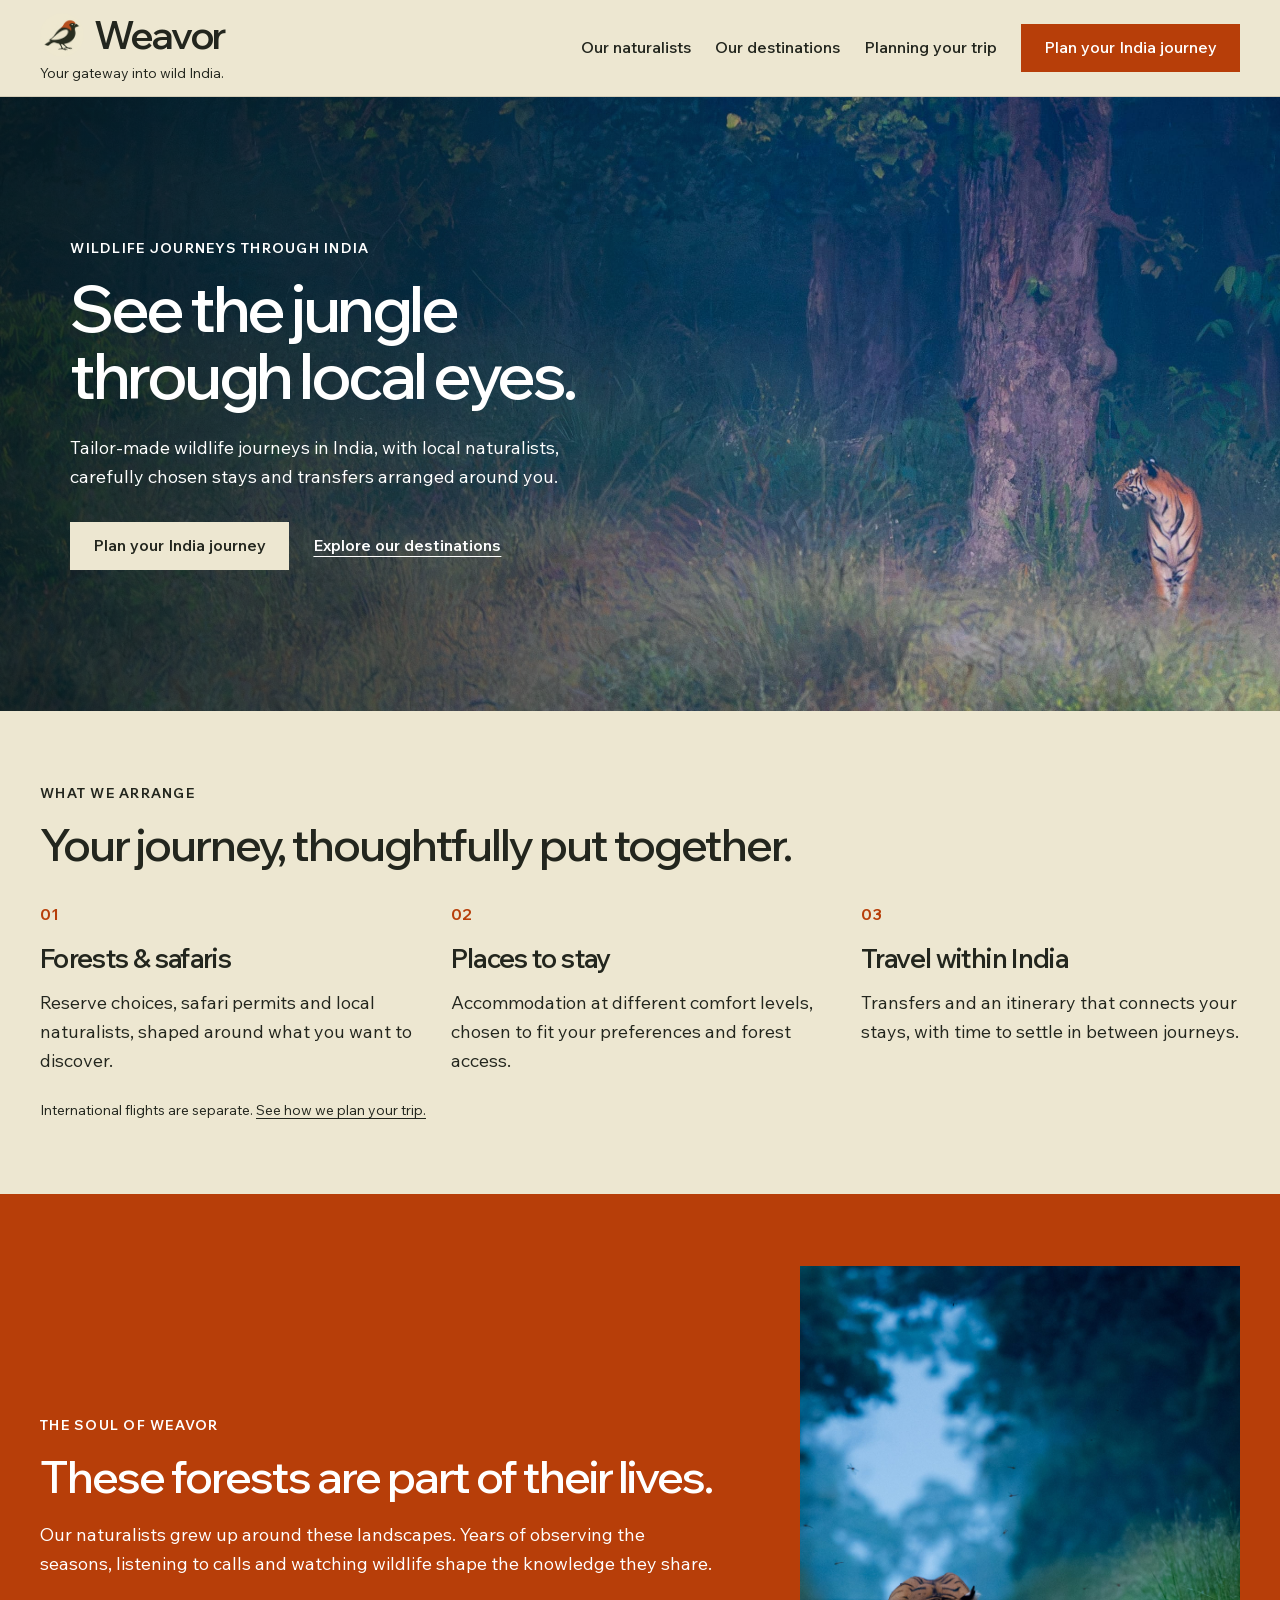
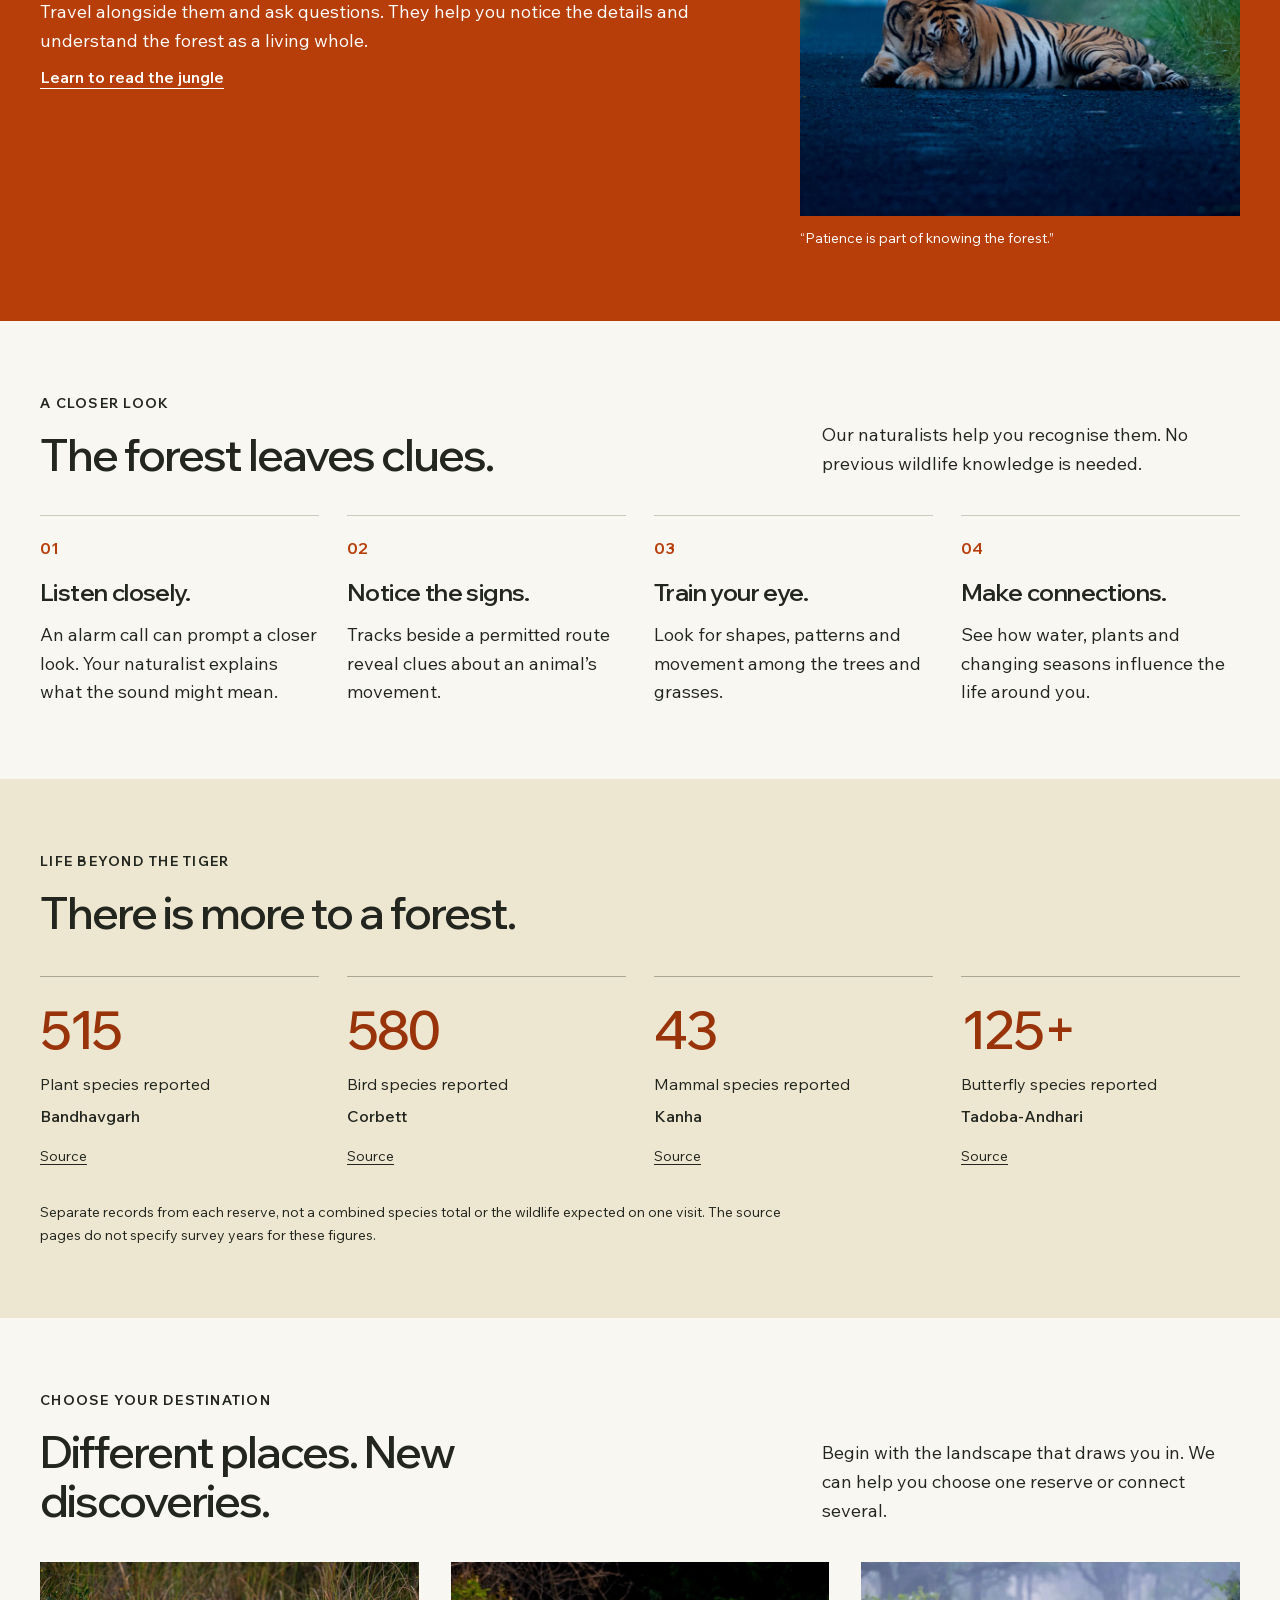
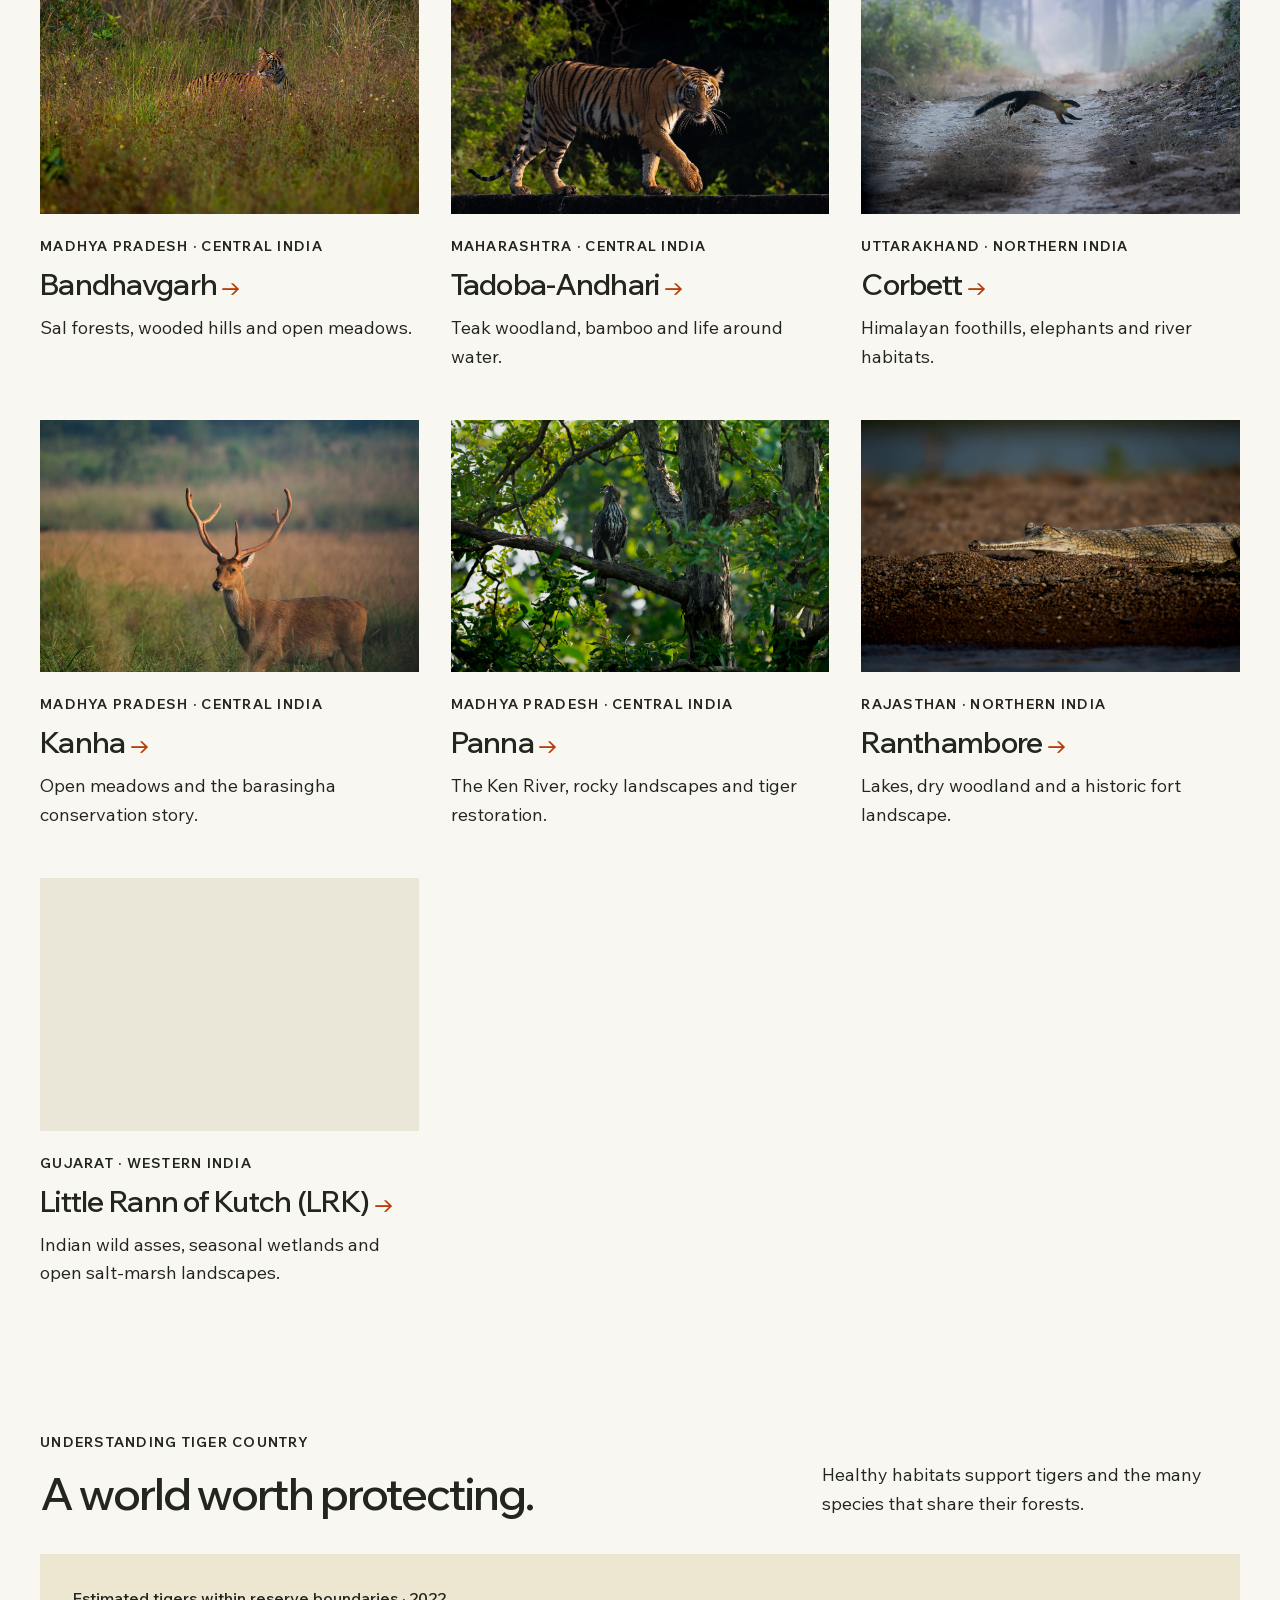
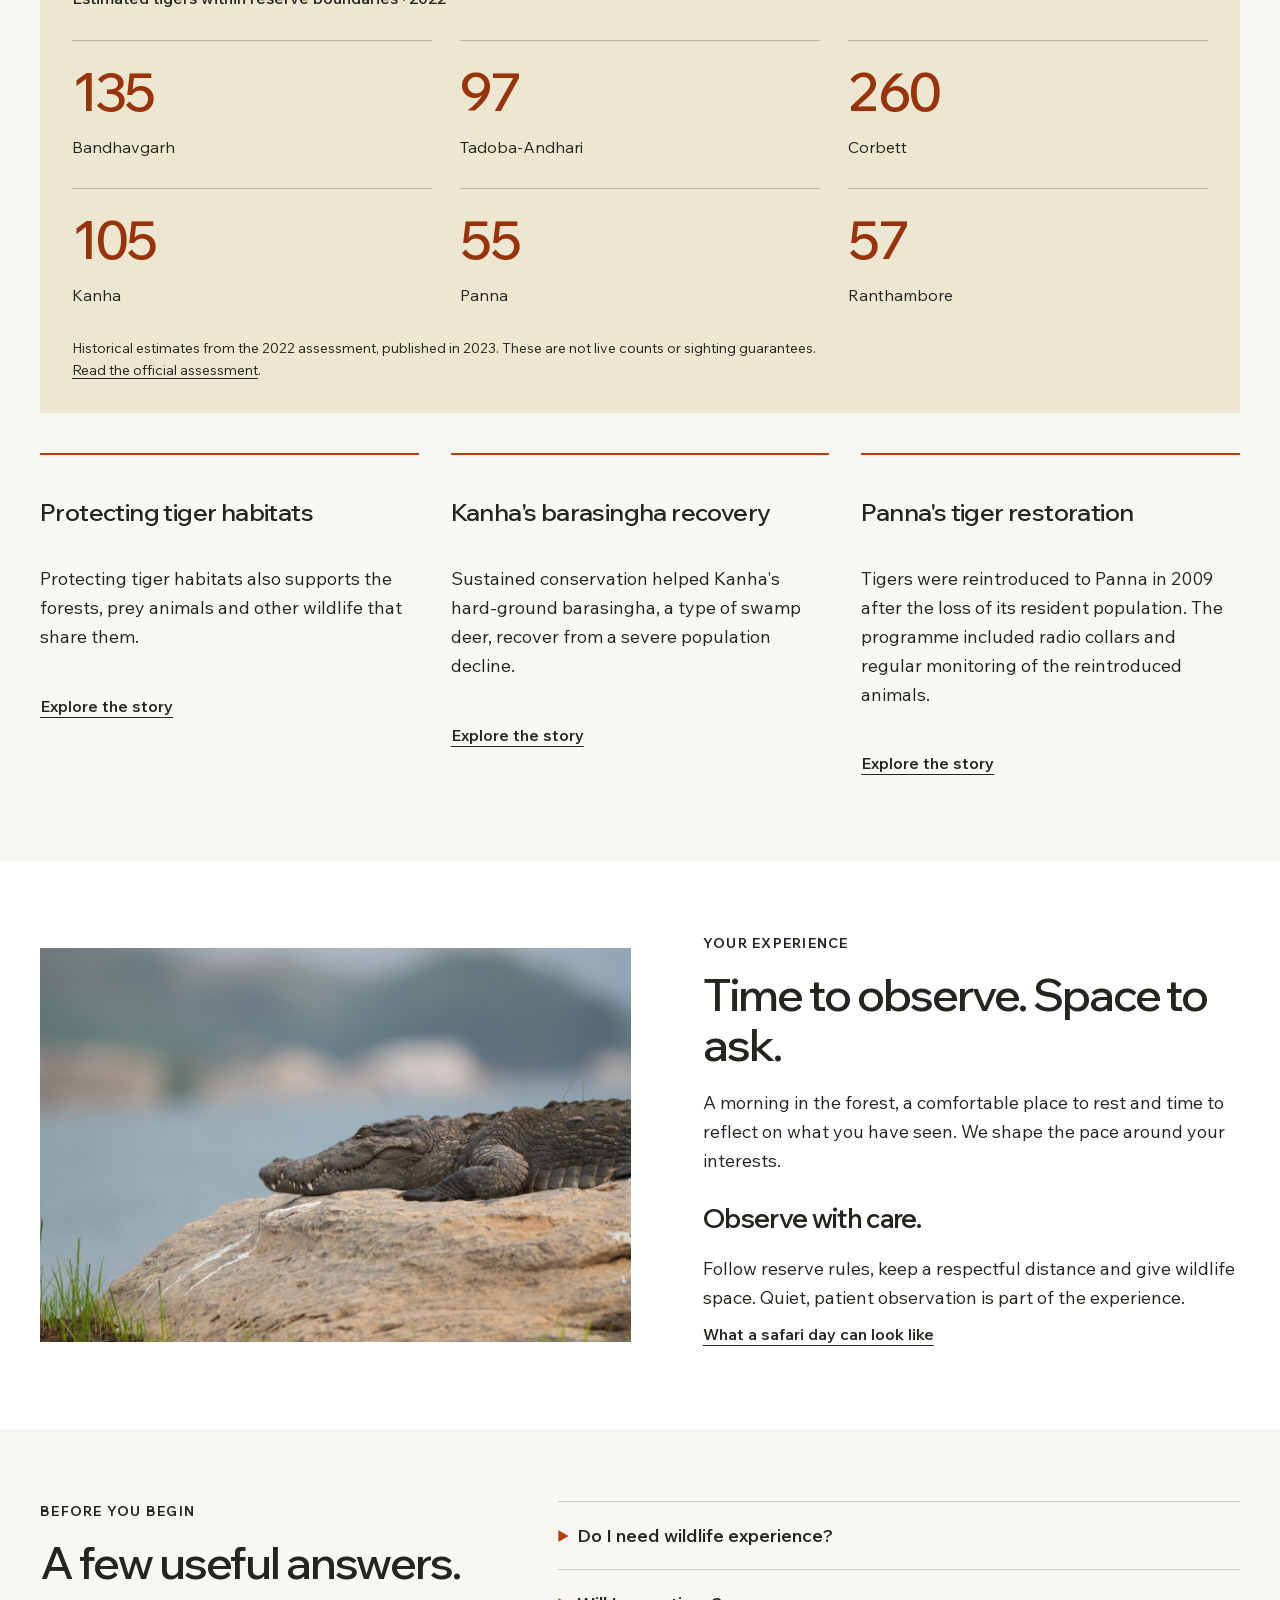
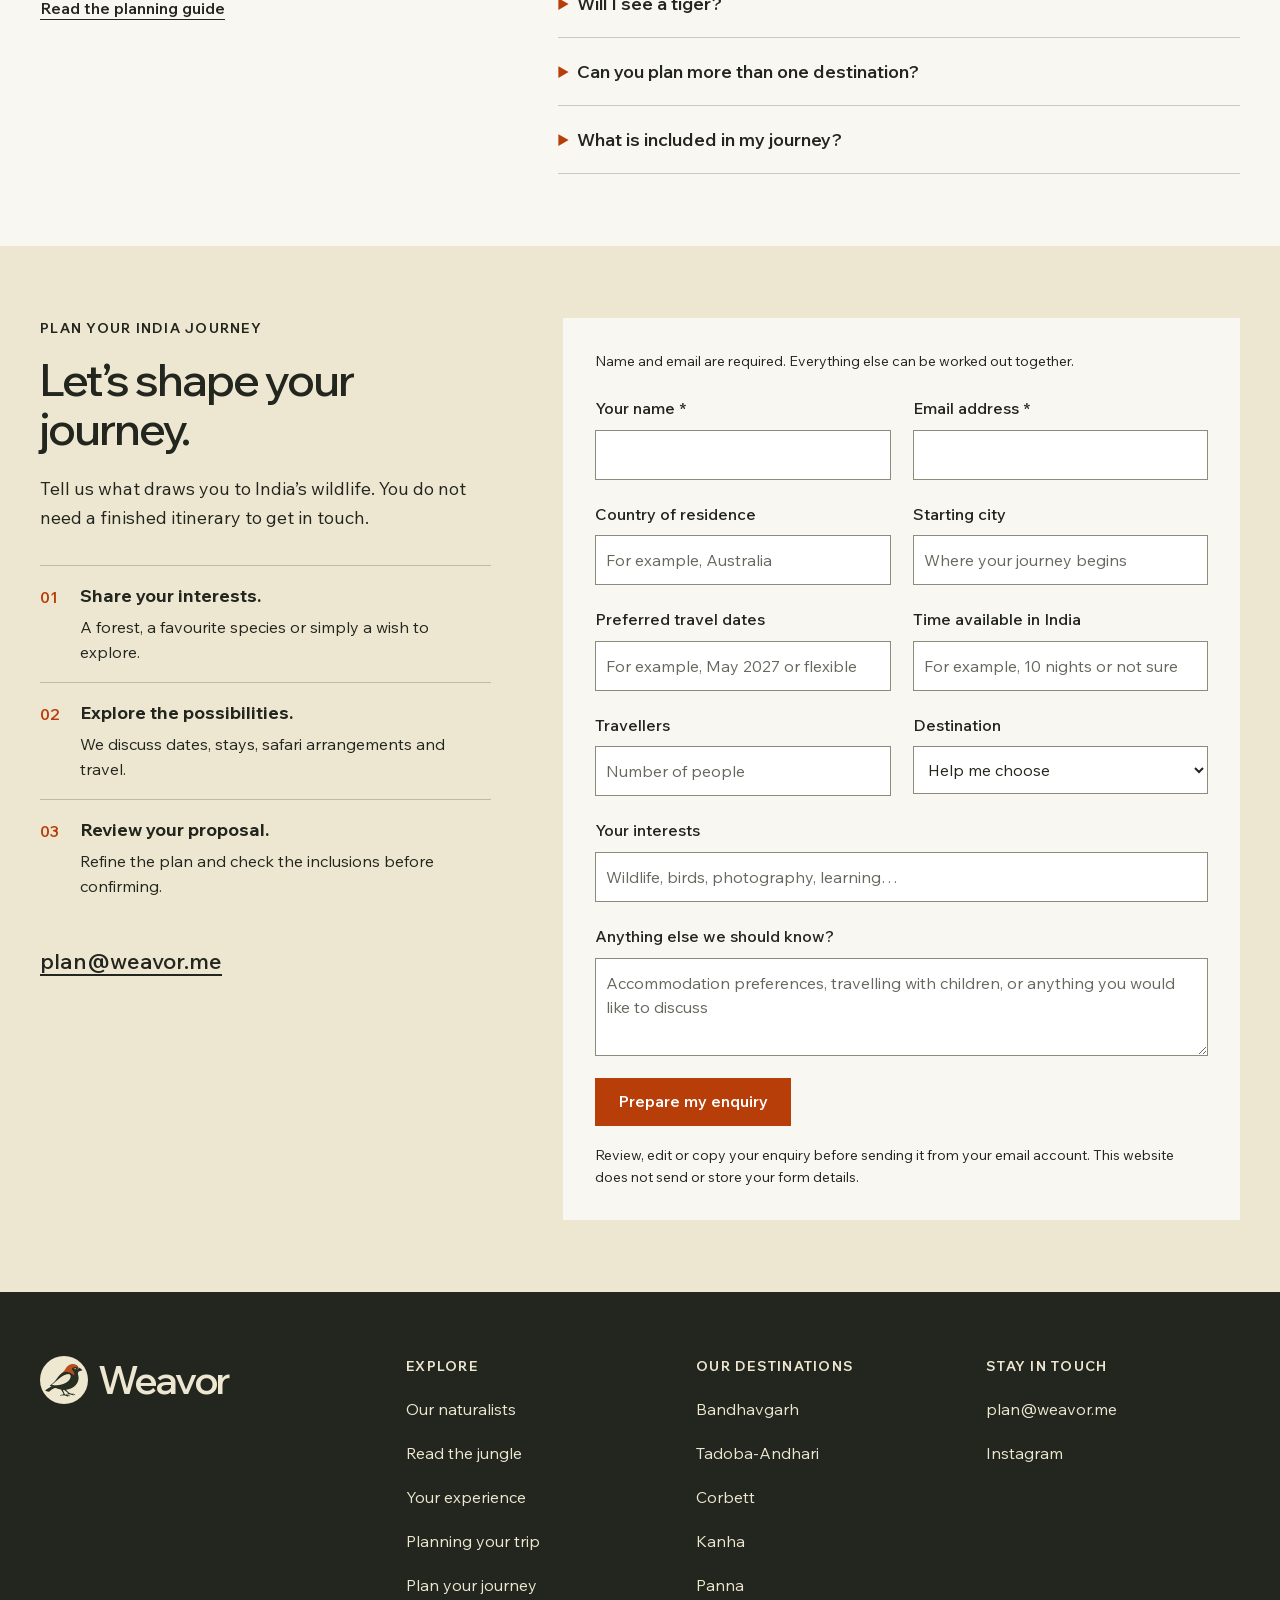
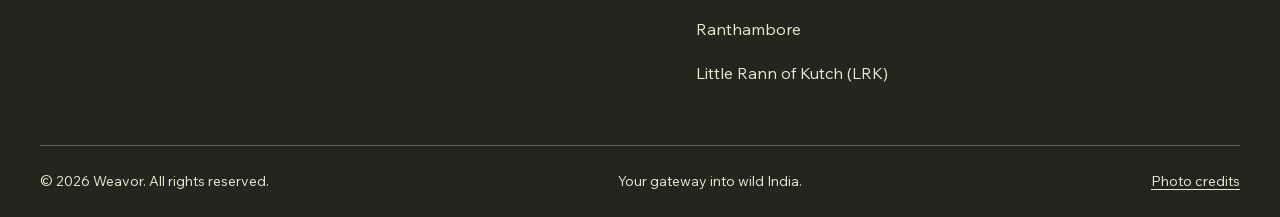
<file: index.html>
<!doctype html>
<html lang="en">
  <head><link rel="icon" href="./favicon.ico" sizes="16x16 32x32 48x48"><link rel="icon" type="image/png" sizes="32x32" href="./weavor-bird-32.png"><link rel="icon" type="image/png" sizes="96x96" href="./weavor-bird-96.png"><link rel="apple-touch-icon" sizes="180x180" href="./apple-touch-icon.png">
    <meta charset="UTF-8" />
    <meta name="viewport" content="width=device-width, initial-scale=1.0" />
    <meta name="description" content="Tailor-made wildlife journeys in India, with local naturalists, carefully chosen stays and transfers arranged around you." />
    <meta name="theme-color" content="#ede7d1" />
    <link rel="canonical" href="https://weavor.me/" />
    <meta property="og:title" content="Weavor — Wildlife Journeys Through Local Eyes" />
    <meta property="og:description" content="Tailor-made wildlife journeys in India, with local naturalists, stays and transfers arranged around you." />
    <meta property="og:type" content="website" />
    <meta property="og:url" content="https://weavor.me/" />
    <meta property="og:image" content="https://weavor.me/assets/hero.jpg" />
    <meta name="twitter:card" content="summary_large_image" />
    <title>Weavor — Wildlife Journeys Through Local Eyes</title>
    <script type="module" crossorigin src="./assets/index-DhkJLXxs.js"></script>
    <link rel="stylesheet" crossorigin href="./assets/index-CcdcExhb.css">
  </head>
  <body>
    <div id="root"></div>
  </body>
</html>
</file>
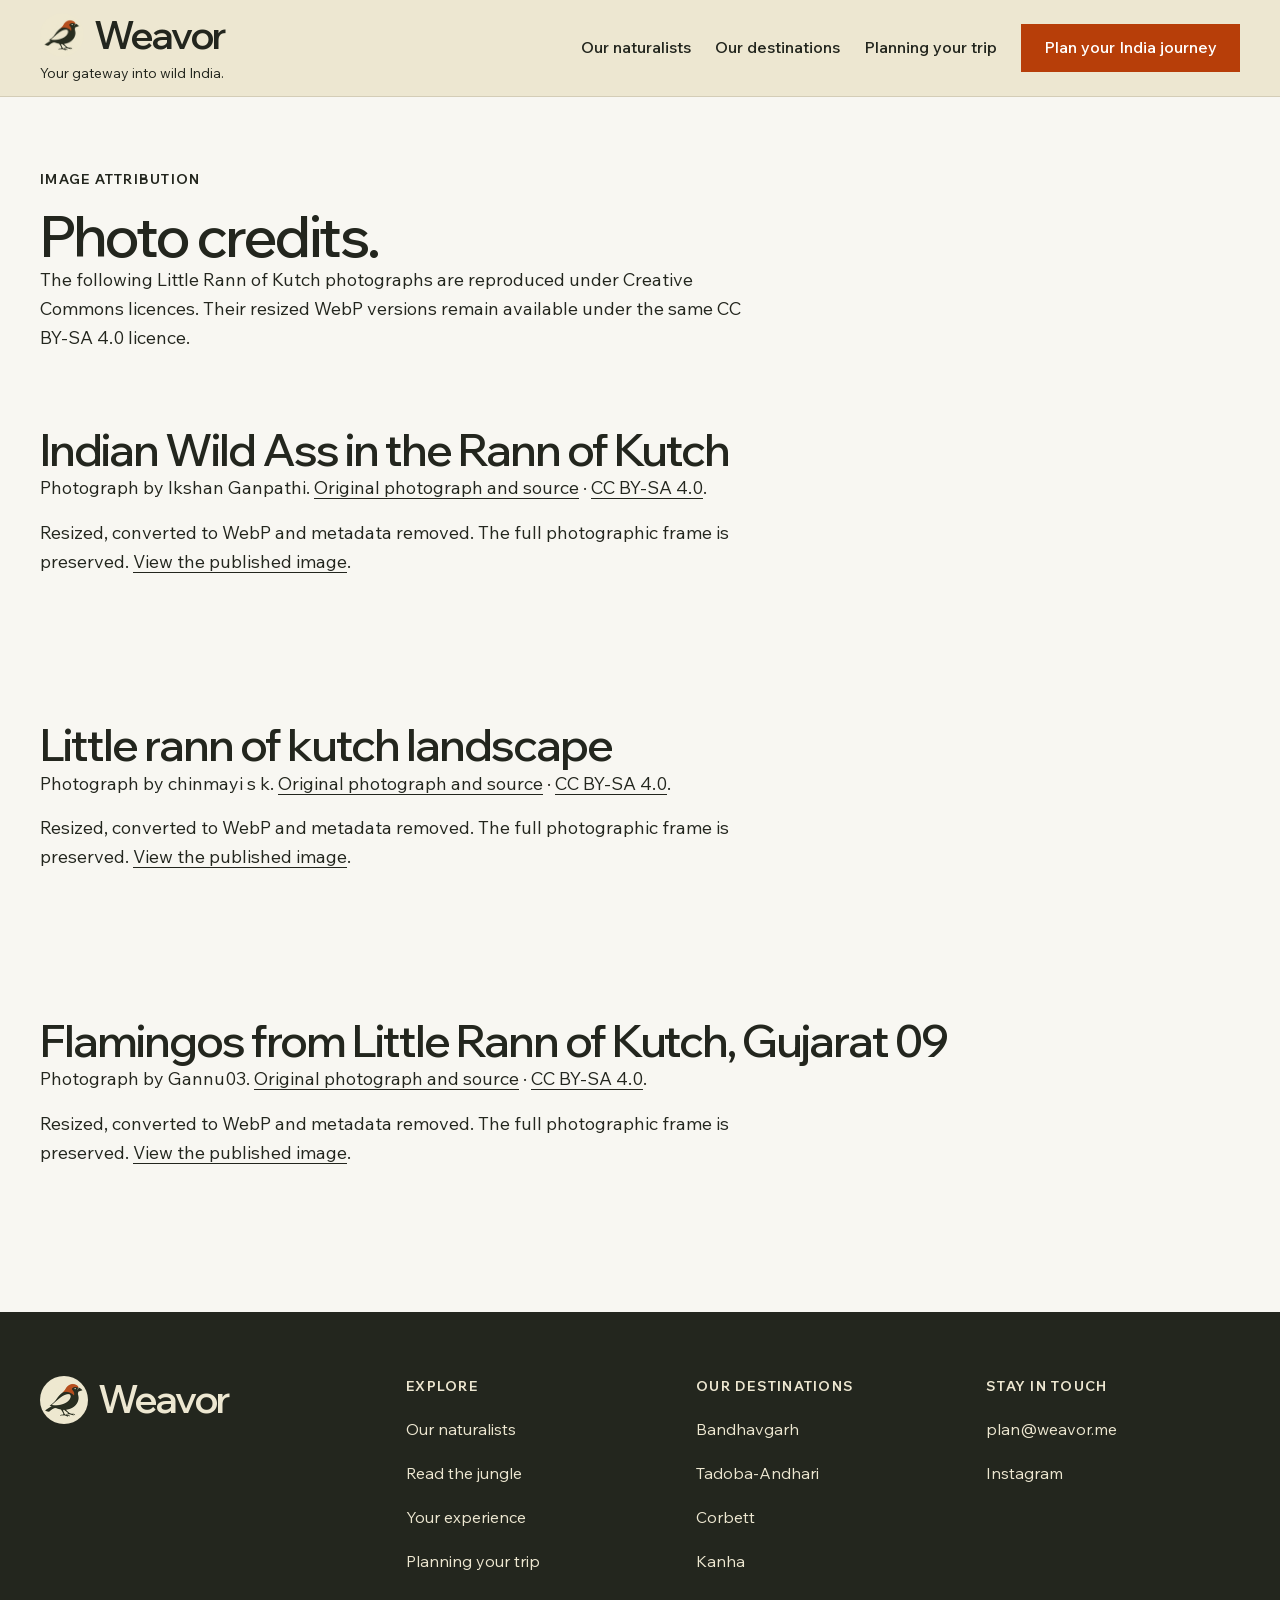
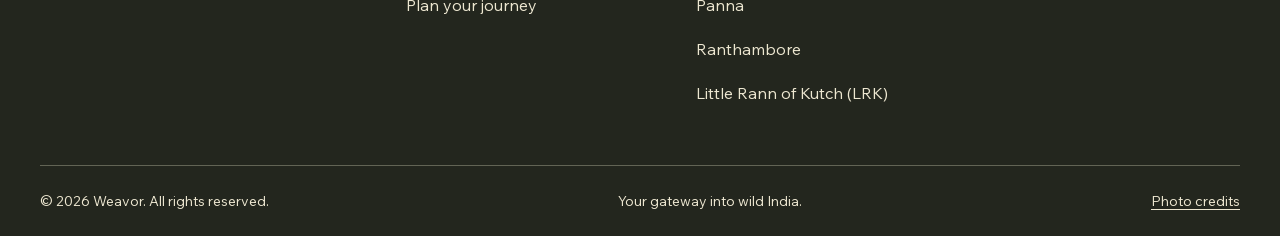
<file: photo-credits/index.html>
<!DOCTYPE html><html lang="en"><head><link rel="icon" href="/favicon.ico" sizes="16x16 32x32 48x48"><link rel="icon" type="image/png" sizes="32x32" href="/weavor-bird-32.png"><link rel="icon" type="image/png" sizes="96x96" href="/weavor-bird-96.png"><link rel="apple-touch-icon" sizes="180x180" href="/apple-touch-icon.png"><meta charset="utf-8"><meta name="viewport" content="width=device-width, initial-scale=1"><title>Photo Credits | Weavor</title><meta name="description" content="Attribution and reuse licences for Little Rann of Kutch photographs on Weavor."><meta name="theme-color" content="#ede7d1"><link rel="canonical" href="https://weavor.me/photo-credits/"><link rel="stylesheet" href="/assets/index-CcdcExhb.css"><link rel="stylesheet" href="/assets/forest-extension-6511bfc72d.css"><meta property="og:title" content="Photo Credits | Weavor"><meta property="og:description" content="Attribution and reuse licences for Little Rann of Kutch photographs on Weavor."><meta property="og:type" content="website"><meta property="og:url" content="https://weavor.me/photo-credits/"><meta property="og:image" content="https://weavor.me/weavor-bird-512.png"><meta name="twitter:card" content="summary_large_image"><script type="module" src="/assets/forest-page-9750419e36.js"></script></head><body class="static-page"><a class="skip-link" href="#main">Skip to content</a><header class="header"><div class="header-inner"><a class="wordmark" href="/#home" aria-label="Weavor home"><img class="brand-bird" src="/weavor-bird-96.png" width="96" height="96" alt="" aria-hidden="true" decoding="async"><span class="brand-name">Weavor</span><span class="brand-tagline">Your gateway into wild India.</span></a><button class="menu-toggle" type="button" aria-expanded="false" aria-controls="main-nav">Menu</button><nav class="nav" id="main-nav" aria-label="Main navigation"><a href="/#naturalists">Our naturalists</a><a href="/#reserves">Our destinations</a><a href="/planning-your-trip/">Planning your trip</a><a class="button" href="/#plan">Plan your India journey</a></nav></div></header><main id="main" class="section-pad"><div class="wrap prose"><p class="eyebrow">Image attribution</p><h1>Photo credits.</h1><p>The following Little Rann of Kutch photographs are reproduced under Creative Commons licences. Their resized WebP versions remain available under the same CC BY-SA 4.0 licence.</p><section class="section-pad"><h2>Indian Wild Ass in the Rann of Kutch</h2><p>Photograph by Ikshan Ganpathi. <a href="https://commons.wikimedia.org/wiki/File:Indian_Wild_Ass_in_the_Rann_of_Kutch.jpg" target="_blank" rel="noreferrer">Original photograph and source</a> · <a href="https://creativecommons.org/licenses/by-sa/4.0/" target="_blank" rel="noreferrer">CC BY-SA 4.0</a>.</p><p>Resized, converted to WebP and metadata removed. The full photographic frame is preserved. <a href="/assets/lrk/wild-ass.webp">View the published image</a>.</p></section><section class="section-pad"><h2>Little rann of kutch landscape</h2><p>Photograph by chinmayi s k. <a href="https://commons.wikimedia.org/wiki/File:Little_rann_of_kutch_landscape.JPG" target="_blank" rel="noreferrer">Original photograph and source</a> · <a href="https://creativecommons.org/licenses/by-sa/4.0/" target="_blank" rel="noreferrer">CC BY-SA 4.0</a>.</p><p>Resized, converted to WebP and metadata removed. The full photographic frame is preserved. <a href="/assets/lrk/landscape.webp">View the published image</a>.</p></section><section class="section-pad"><h2>Flamingos from Little Rann of Kutch, Gujarat 09</h2><p>Photograph by Gannu03. <a href="https://commons.wikimedia.org/wiki/File:Flamingos_from_Little_Rann_of_Kutch,_Gujarat_09.jpg" target="_blank" rel="noreferrer">Original photograph and source</a> · <a href="https://creativecommons.org/licenses/by-sa/4.0/" target="_blank" rel="noreferrer">CC BY-SA 4.0</a>.</p><p>Resized, converted to WebP and metadata removed. The full photographic frame is preserved. <a href="/assets/lrk/flamingos.webp">View the published image</a>.</p></section></div></main><footer class="footer"><div class="footer-top wrap"><div><a class="footer-wordmark" href="/#home" aria-label="Weavor home"><img class="brand-bird" src="/weavor-bird-96.png" width="96" height="96" alt="" aria-hidden="true" decoding="async"><span class="brand-name">Weavor</span></a></div><div><p class="eyebrow">Explore</p><a href="/#naturalists">Our naturalists</a><a href="/#read-the-jungle">Read the jungle</a><a href="/#experience">Your experience</a><a href="/planning-your-trip/">Planning your trip</a><a href="/#plan">Plan your journey</a></div><div><p class="eyebrow">Our destinations</p><a href="/forests/bandhavgarh/">Bandhavgarh</a><a href="/forests/tadoba-andhari/">Tadoba-Andhari</a><a href="/forests/corbett/">Corbett</a><a href="/forests/kanha/">Kanha</a><a href="/forests/panna/">Panna</a><a href="/forests/ranthambore/">Ranthambore</a><a href="/destinations/little-rann-of-kutch/">Little Rann of Kutch (LRK)</a></div><div><p class="eyebrow">Stay in touch</p><a href="mailto:plan@weavor.me">plan@weavor.me</a><a href="https://www.instagram.com/weavor.experience/" target="_blank" rel="noreferrer">Instagram</a></div></div><div class="footer-bottom wrap"><span>© 2026 Weavor. All rights reserved.</span><span>Your gateway into wild India.</span><a href="/photo-credits/">Photo credits</a></div></footer></body></html>
</file>
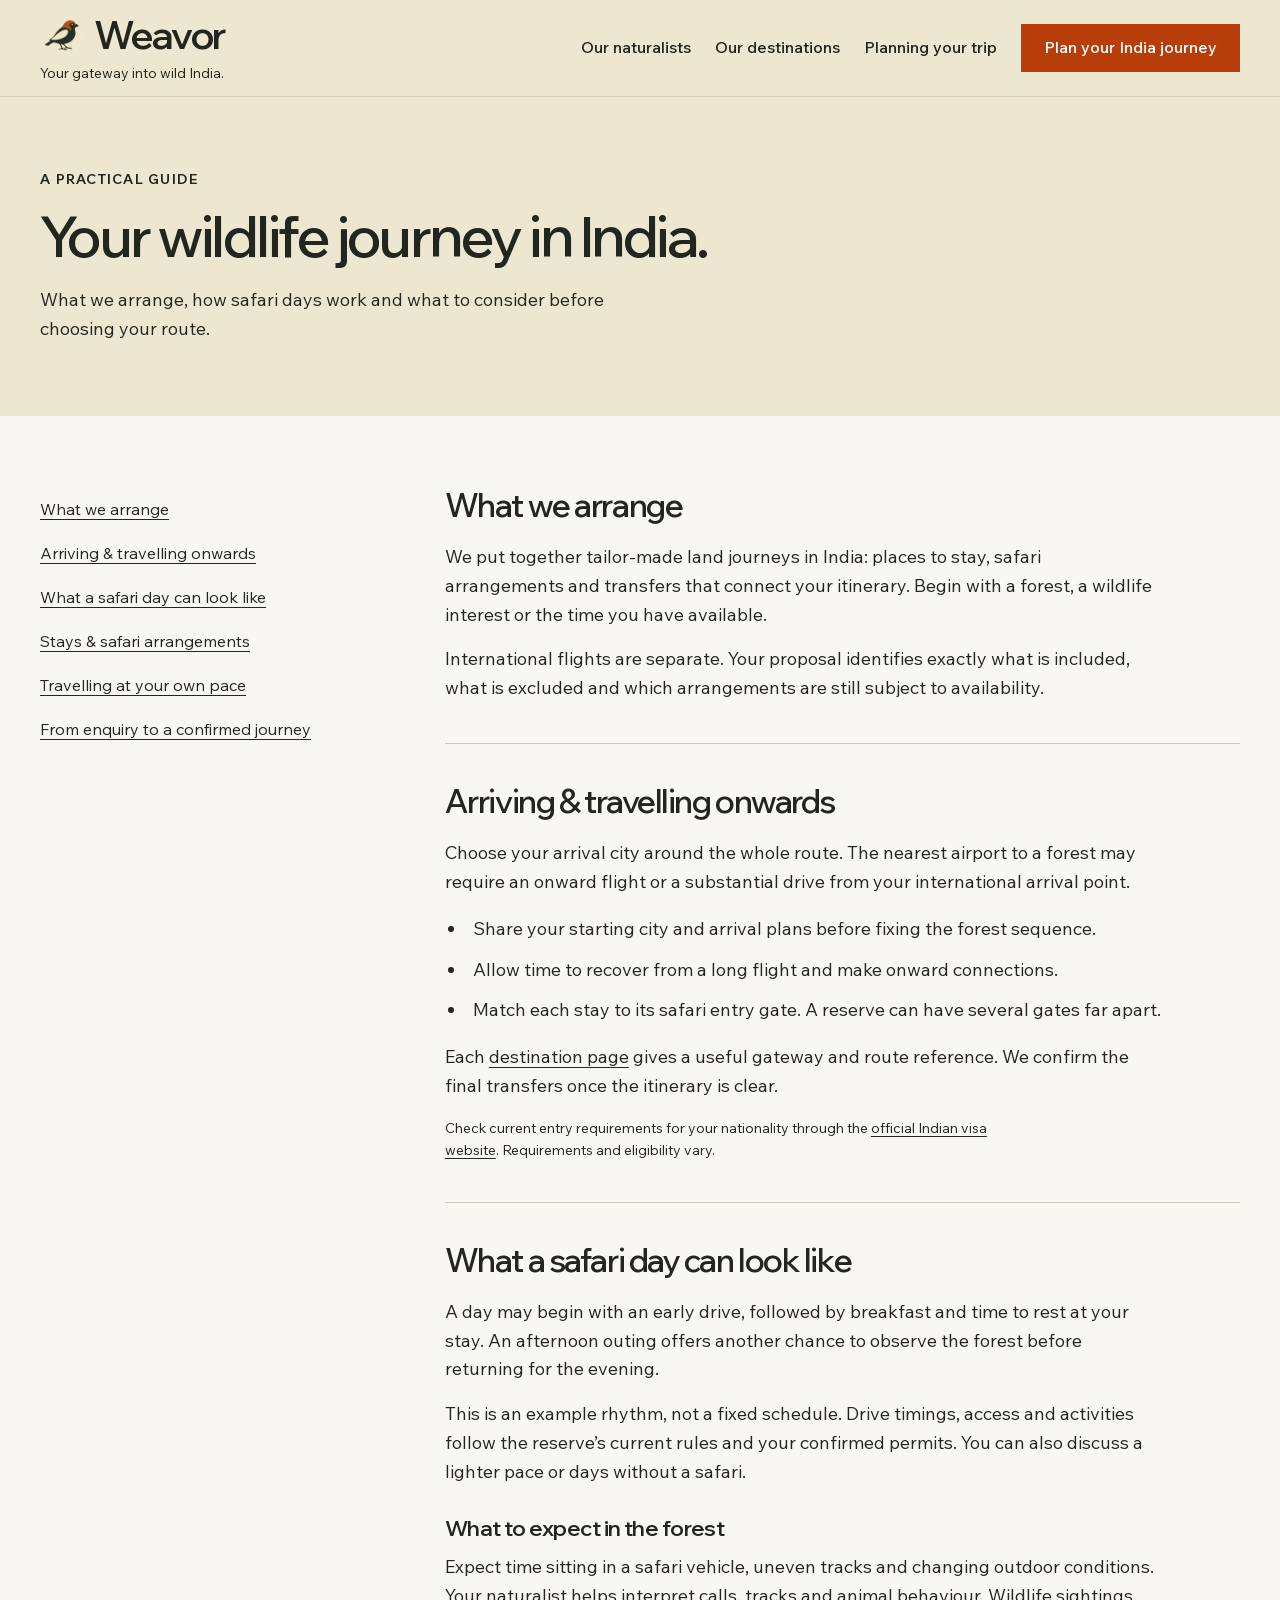
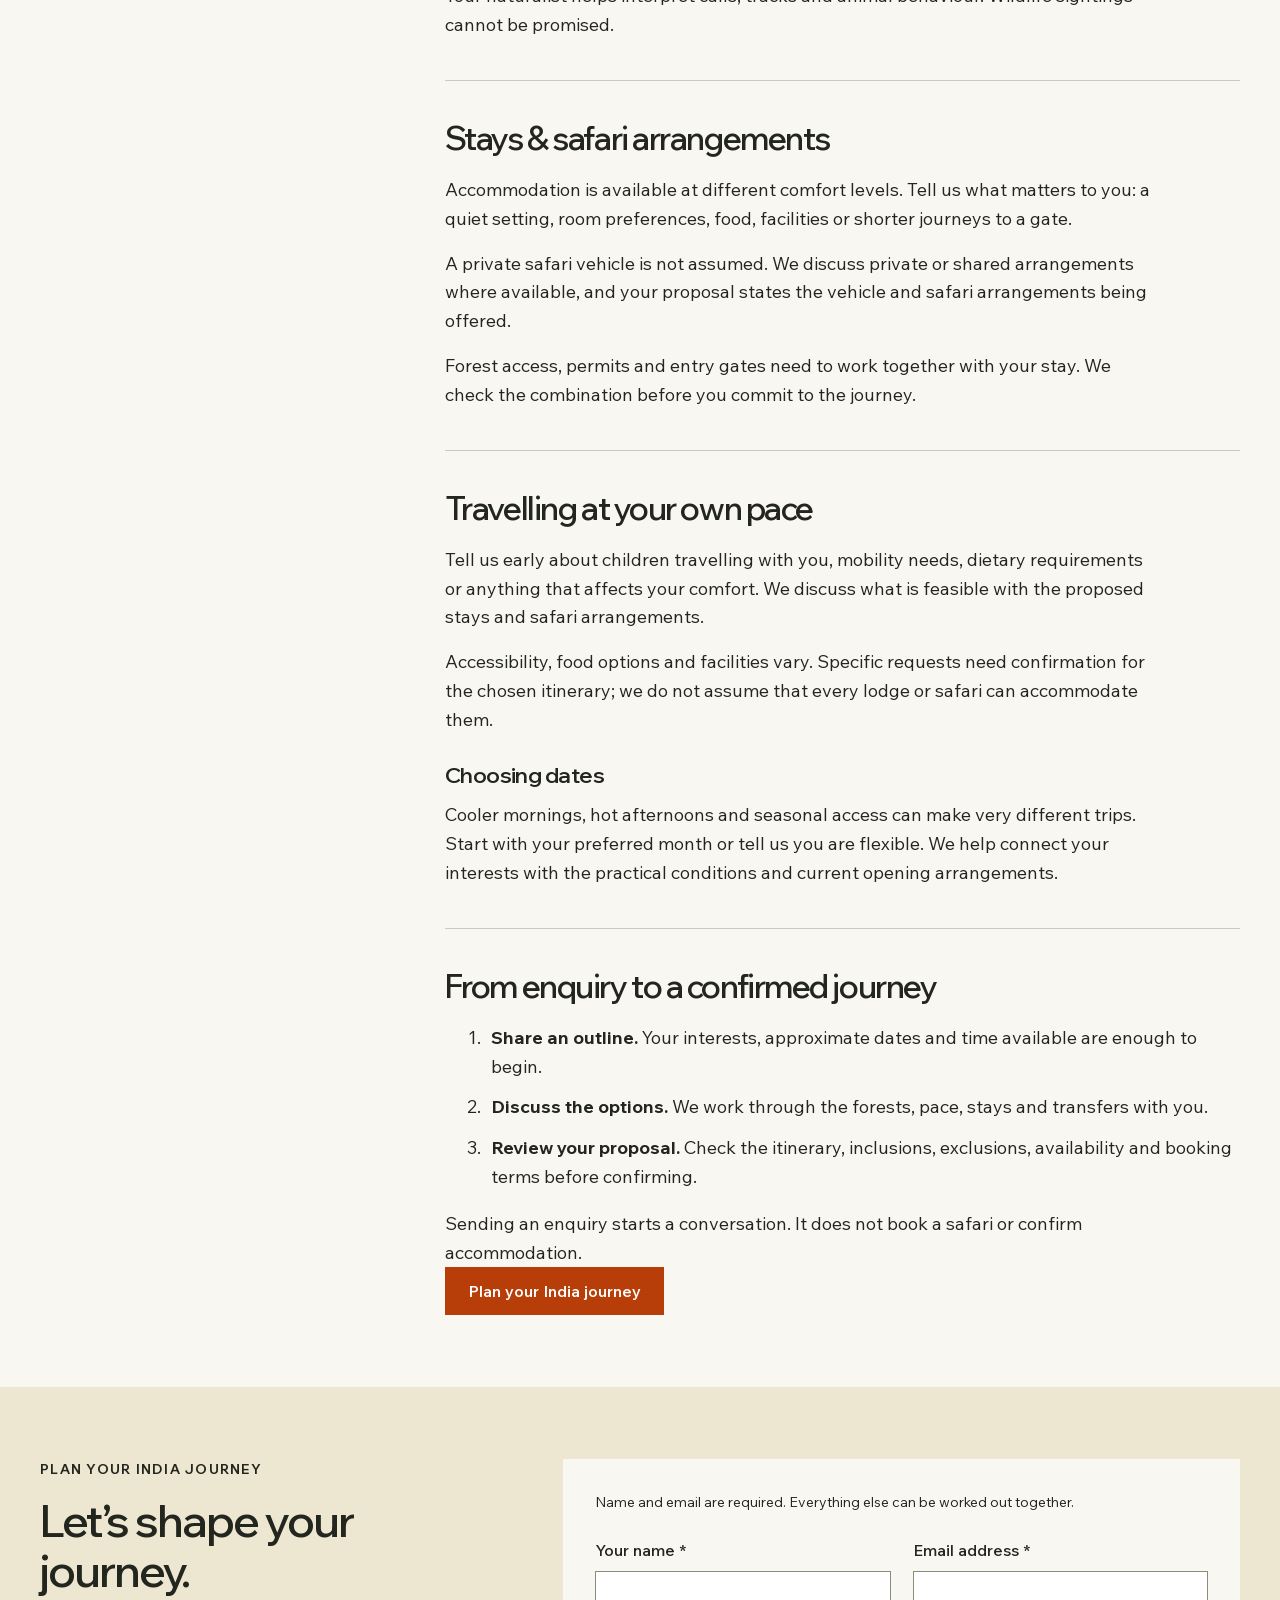
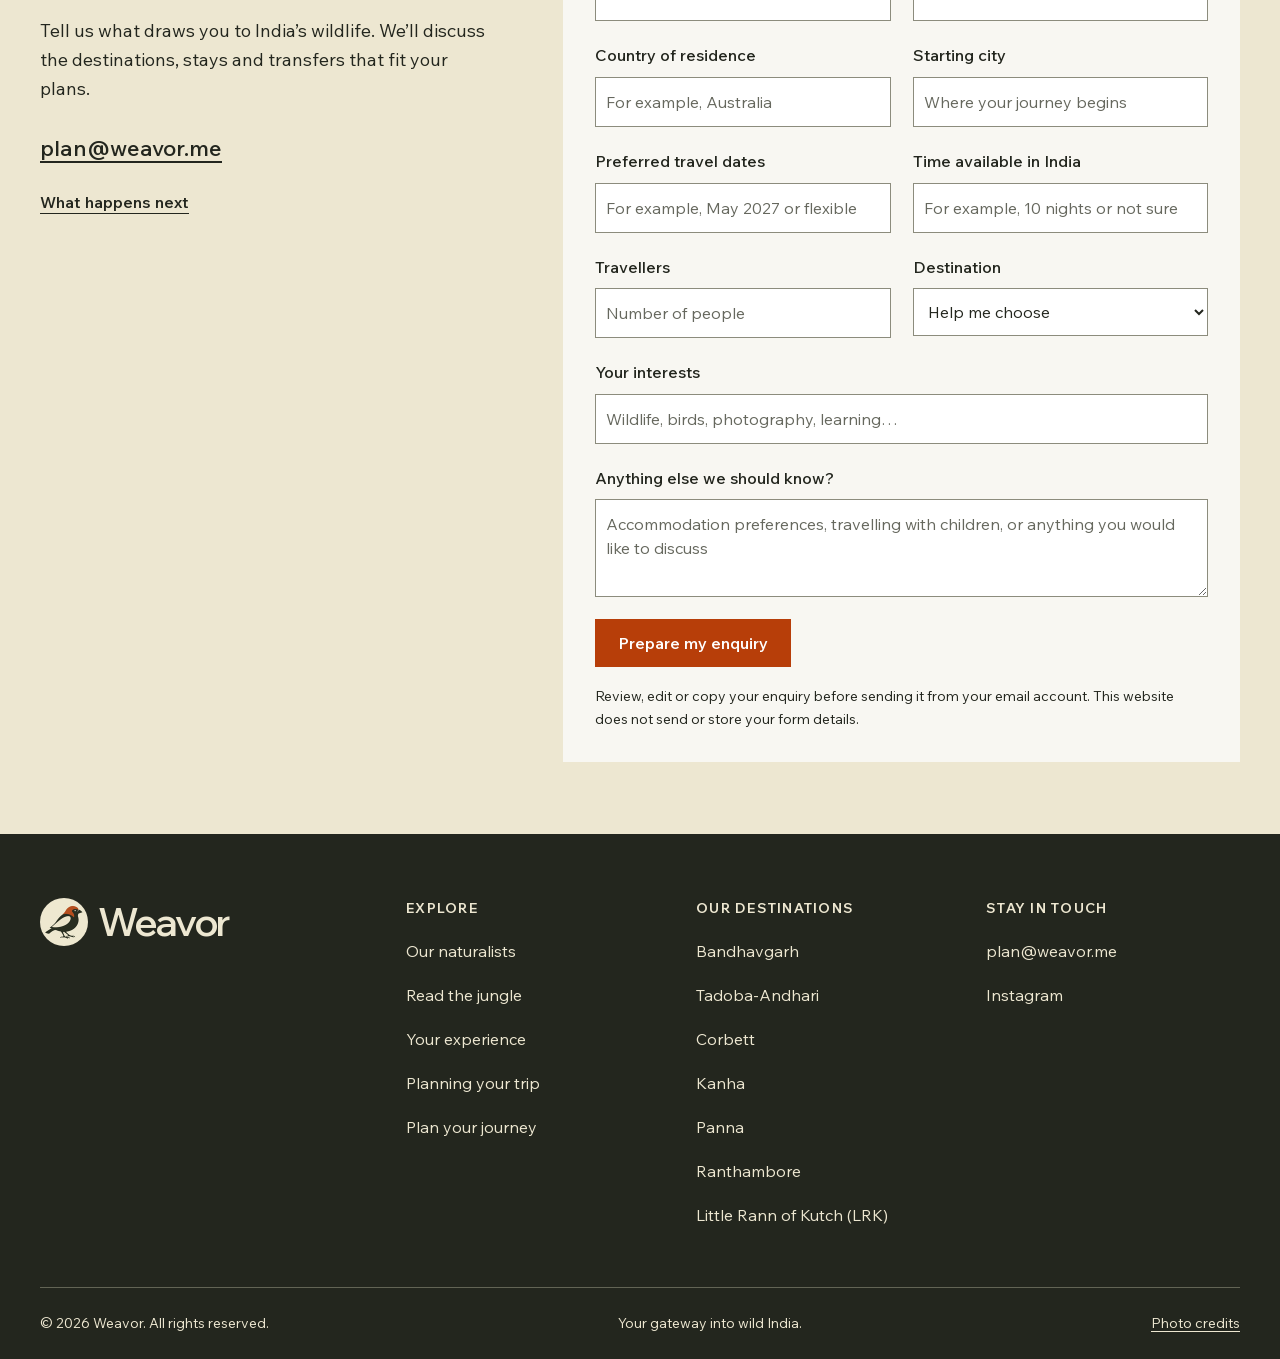
<file: planning-your-trip/index.html>
<!DOCTYPE html><html lang="en"><head><link rel="icon" href="/favicon.ico" sizes="16x16 32x32 48x48"><link rel="icon" type="image/png" sizes="32x32" href="/weavor-bird-32.png"><link rel="icon" type="image/png" sizes="96x96" href="/weavor-bird-96.png"><link rel="apple-touch-icon" sizes="180x180" href="/apple-touch-icon.png"><meta charset="utf-8"><meta name="viewport" content="width=device-width, initial-scale=1"><title>Planning Your Wildlife Trip to India | Weavor</title><meta name="description" content="Plan your wildlife journey in India: arrival, transfers, safari days, places to stay and what Weavor arranges for international visitors."><meta name="theme-color" content="#ede7d1"><link rel="canonical" href="https://weavor.me/planning-your-trip/"><link rel="stylesheet" href="/assets/index-CcdcExhb.css"><link rel="stylesheet" href="/assets/forest-extension-6511bfc72d.css"><meta property="og:title" content="Planning Your Wildlife Trip to India | Weavor"><meta property="og:description" content="Plan your wildlife journey in India: arrival, transfers, safari days, places to stay and what Weavor arranges for international visitors."><meta property="og:type" content="website"><meta property="og:url" content="https://weavor.me/planning-your-trip/"><meta property="og:image" content="https://weavor.me/assets/hero.jpg"><meta name="twitter:card" content="summary_large_image"><script type="module" src="/assets/forest-page-9750419e36.js"></script></head><body class="static-page"><a class="skip-link" href="#main">Skip to content</a><header class="header"><div class="header-inner"><a class="wordmark" href="/#home" aria-label="Weavor home"><img class="brand-bird" src="/weavor-bird-96.png" width="96" height="96" alt="" aria-hidden="true" decoding="async"><span class="brand-name">Weavor</span><span class="brand-tagline">Your gateway into wild India.</span></a><button class="menu-toggle" type="button" aria-expanded="false" aria-controls="main-nav">Menu</button><nav class="nav" id="main-nav" aria-label="Main navigation"><a href="/#naturalists">Our naturalists</a><a href="/#reserves">Our destinations</a><a href="/planning-your-trip/">Planning your trip</a><a class="button" href="#enquire">Plan your India journey</a></nav></div></header><main id="main"><section class="section-pad guide-hero"><div class="wrap"><p class="eyebrow">A practical guide</p><h1>Your wildlife journey in India.</h1><p class="section-intro">What we arrange, how safari days work and what to consider before choosing your route.</p></div></section><div class="wrap guide-layout section-pad"><nav class="guide-nav" aria-label="Planning guide sections"><a href="#what-we-arrange">What we arrange</a><a href="#arriving-in-india">Arriving &amp; travelling onwards</a><a href="#safari-day">What a safari day can look like</a><a href="#stays-and-safaris">Stays &amp; safari arrangements</a><a href="#your-needs">Travelling at your own pace</a><a href="#your-proposal">From enquiry to a confirmed journey</a></nav><div class="guide-content"><section id="what-we-arrange"><h2>What we arrange</h2><p>We put together tailor-made land journeys in India: places to stay, safari arrangements and transfers that connect your itinerary. Begin with a forest, a wildlife interest or the time you have available.</p><p>International flights are separate. Your proposal identifies exactly what is included, what is excluded and which arrangements are still subject to availability.</p></section><section id="arriving-in-india"><h2>Arriving &amp; travelling onwards</h2><p>Choose your arrival city around the whole route. The nearest airport to a forest may require an onward flight or a substantial drive from your international arrival point.</p><ul><li>Share your starting city and arrival plans before fixing the forest sequence.</li><li>Allow time to recover from a long flight and make onward connections.</li><li>Match each stay to its safari entry gate. A reserve can have several gates far apart.</li></ul><p>Each <a href="/#reserves">destination page</a> gives a useful gateway and route reference. We confirm the final transfers once the itinerary is clear.</p><p class="source-note">Check current entry requirements for your nationality through the <a href="https://indianvisaonline.gov.in/" target="_blank" rel="noreferrer">official Indian visa website</a>. Requirements and eligibility vary.</p></section><section id="safari-day"><h2>What a safari day can look like</h2><p>A day may begin with an early drive, followed by breakfast and time to rest at your stay. An afternoon outing offers another chance to observe the forest before returning for the evening.</p><p>This is an example rhythm, not a fixed schedule. Drive timings, access and activities follow the reserve’s current rules and your confirmed permits. You can also discuss a lighter pace or days without a safari.</p><h3>What to expect in the forest</h3><p>Expect time sitting in a safari vehicle, uneven tracks and changing outdoor conditions. Your naturalist helps interpret calls, tracks and animal behaviour. Wildlife sightings cannot be promised.</p></section><section id="stays-and-safaris"><h2>Stays &amp; safari arrangements</h2><p>Accommodation is available at different comfort levels. Tell us what matters to you: a quiet setting, room preferences, food, facilities or shorter journeys to a gate.</p><p>A private safari vehicle is not assumed. We discuss private or shared arrangements where available, and your proposal states the vehicle and safari arrangements being offered.</p><p>Forest access, permits and entry gates need to work together with your stay. We check the combination before you commit to the journey.</p></section><section id="your-needs"><h2>Travelling at your own pace</h2><p>Tell us early about children travelling with you, mobility needs, dietary requirements or anything that affects your comfort. We discuss what is feasible with the proposed stays and safari arrangements.</p><p>Accessibility, food options and facilities vary. Specific requests need confirmation for the chosen itinerary; we do not assume that every lodge or safari can accommodate them.</p><h3>Choosing dates</h3><p>Cooler mornings, hot afternoons and seasonal access can make very different trips. Start with your preferred month or tell us you are flexible. We help connect your interests with the practical conditions and current opening arrangements.</p></section><section id="your-proposal"><h2>From enquiry to a confirmed journey</h2><ol><li><strong>Share an outline.</strong> Your interests, approximate dates and time available are enough to begin.</li><li><strong>Discuss the options.</strong> We work through the forests, pace, stays and transfers with you.</li><li><strong>Review your proposal.</strong> Check the itinerary, inclusions, exclusions, availability and booking terms before confirming.</li></ol><p>Sending an enquiry starts a conversation. It does not book a safari or confirm accommodation.</p><a class="button" href="#enquire">Plan your India journey</a></section></div></div><section class="section-pad enquiry" id="enquire"><div class="wrap enquiry-layout"><div class="enquiry-copy"><p class="eyebrow">Plan your India journey</p><h2>Let’s shape your journey.</h2><p>Tell us what draws you to India’s wildlife. We’ll discuss the destinations, stays and transfers that fit your plans.</p><a class="contact-email" href="mailto:plan@weavor.me">plan@weavor.me</a><a class="text-link" href="/planning-your-trip/#your-proposal">What happens next</a></div><div class="enquiry-panel"><form data-weavor-enquiry=""><p class="form-note">Name and email are required. Everything else can be worked out together.</p><div class="form-grid"><label>Your name <span aria-hidden="true">*</span><input id="your-name" name="name" autocomplete="name" required=""></label><label>Email address <span aria-hidden="true">*</span><input name="email" type="email" autocomplete="email" required=""></label><label>Country of residence<input name="country" autocomplete="country-name" placeholder="For example, Australia"></label><label>Starting city<input name="startingCity" placeholder="Where your journey begins"></label><label>Preferred travel dates<input name="dates" placeholder="For example, May 2027 or flexible"></label><label>Time available in India<input name="duration" placeholder="For example, 10 nights or not sure"></label><label>Travellers<input name="travellers" type="number" min="1" max="99" placeholder="Number of people"></label><label>Destination<select name="forest"><option>Help me choose</option><option>More than one destination</option><option>Bandhavgarh</option><option>Tadoba-Andhari</option><option>Corbett</option><option>Kanha</option><option>Panna</option><option>Ranthambore</option><option>Little Rann of Kutch (LRK)</option></select></label></div><label>Your interests<input name="interests" placeholder="Wildlife, birds, photography, learning…"></label><label>Anything else we should know?<textarea name="message" rows="3" placeholder="Accommodation preferences, travelling with children, or anything you would like to discuss"></textarea></label><button class="button" type="submit" disabled="">Prepare my enquiry</button><p class="form-note">Review, edit or copy your enquiry before sending it from your email account. This website does not send or store your form details.</p><noscript><p>Please email <a href="mailto:plan@weavor.me">plan@weavor.me</a> directly. JavaScript is needed for the enquiry preview.</p></noscript></form></div></div></section></main><footer class="footer"><div class="footer-top wrap"><div><a class="footer-wordmark" href="/#home" aria-label="Weavor home"><img class="brand-bird" src="/weavor-bird-96.png" width="96" height="96" alt="" aria-hidden="true" decoding="async"><span class="brand-name">Weavor</span></a></div><div><p class="eyebrow">Explore</p><a href="/#naturalists">Our naturalists</a><a href="/#read-the-jungle">Read the jungle</a><a href="/#experience">Your experience</a><a href="/planning-your-trip/">Planning your trip</a><a href="#enquire">Plan your journey</a></div><div><p class="eyebrow">Our destinations</p><a href="/forests/bandhavgarh/">Bandhavgarh</a><a href="/forests/tadoba-andhari/">Tadoba-Andhari</a><a href="/forests/corbett/">Corbett</a><a href="/forests/kanha/">Kanha</a><a href="/forests/panna/">Panna</a><a href="/forests/ranthambore/">Ranthambore</a><a href="/destinations/little-rann-of-kutch/">Little Rann of Kutch (LRK)</a></div><div><p class="eyebrow">Stay in touch</p><a href="mailto:plan@weavor.me">plan@weavor.me</a><a href="https://www.instagram.com/weavor.experience/" target="_blank" rel="noreferrer">Instagram</a></div></div><div class="footer-bottom wrap"><span>© 2026 Weavor. All rights reserved.</span><span>Your gateway into wild India.</span><a href="/photo-credits/">Photo credits</a></div></footer></body></html>
</file>
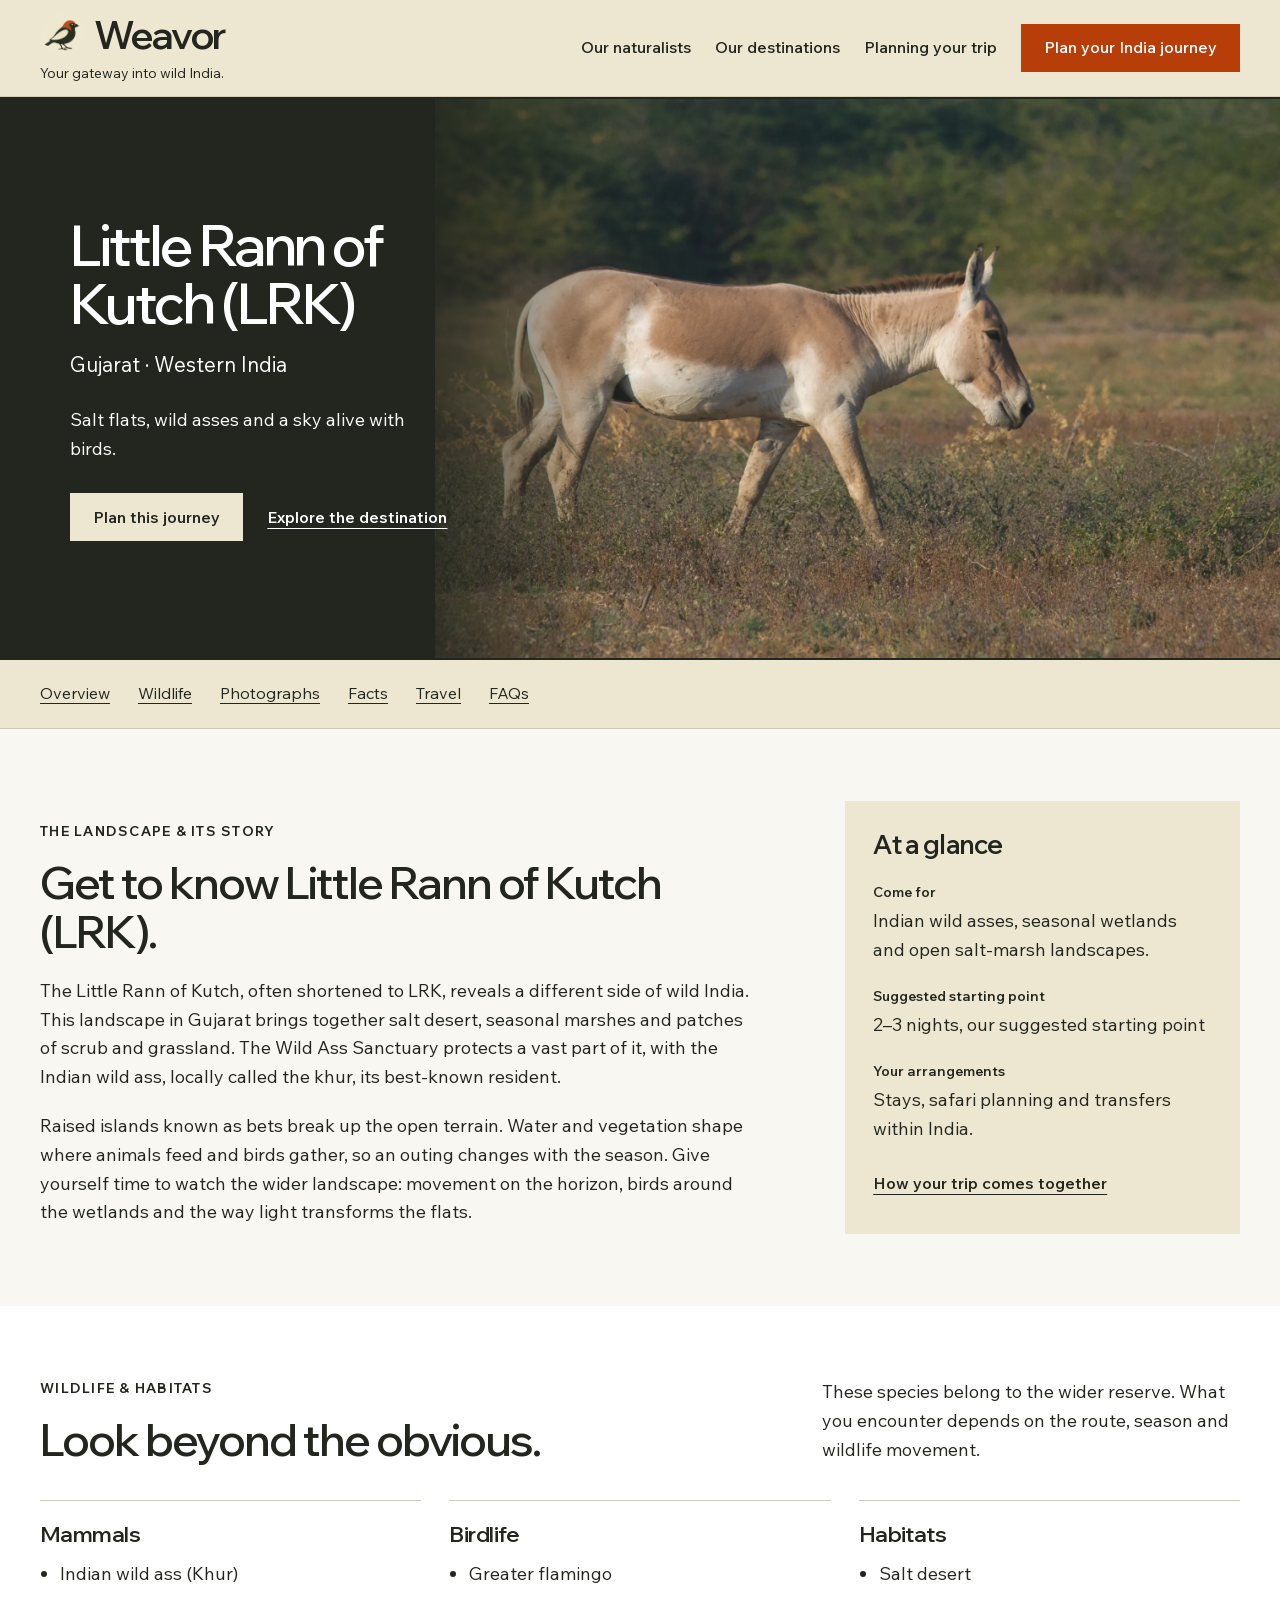
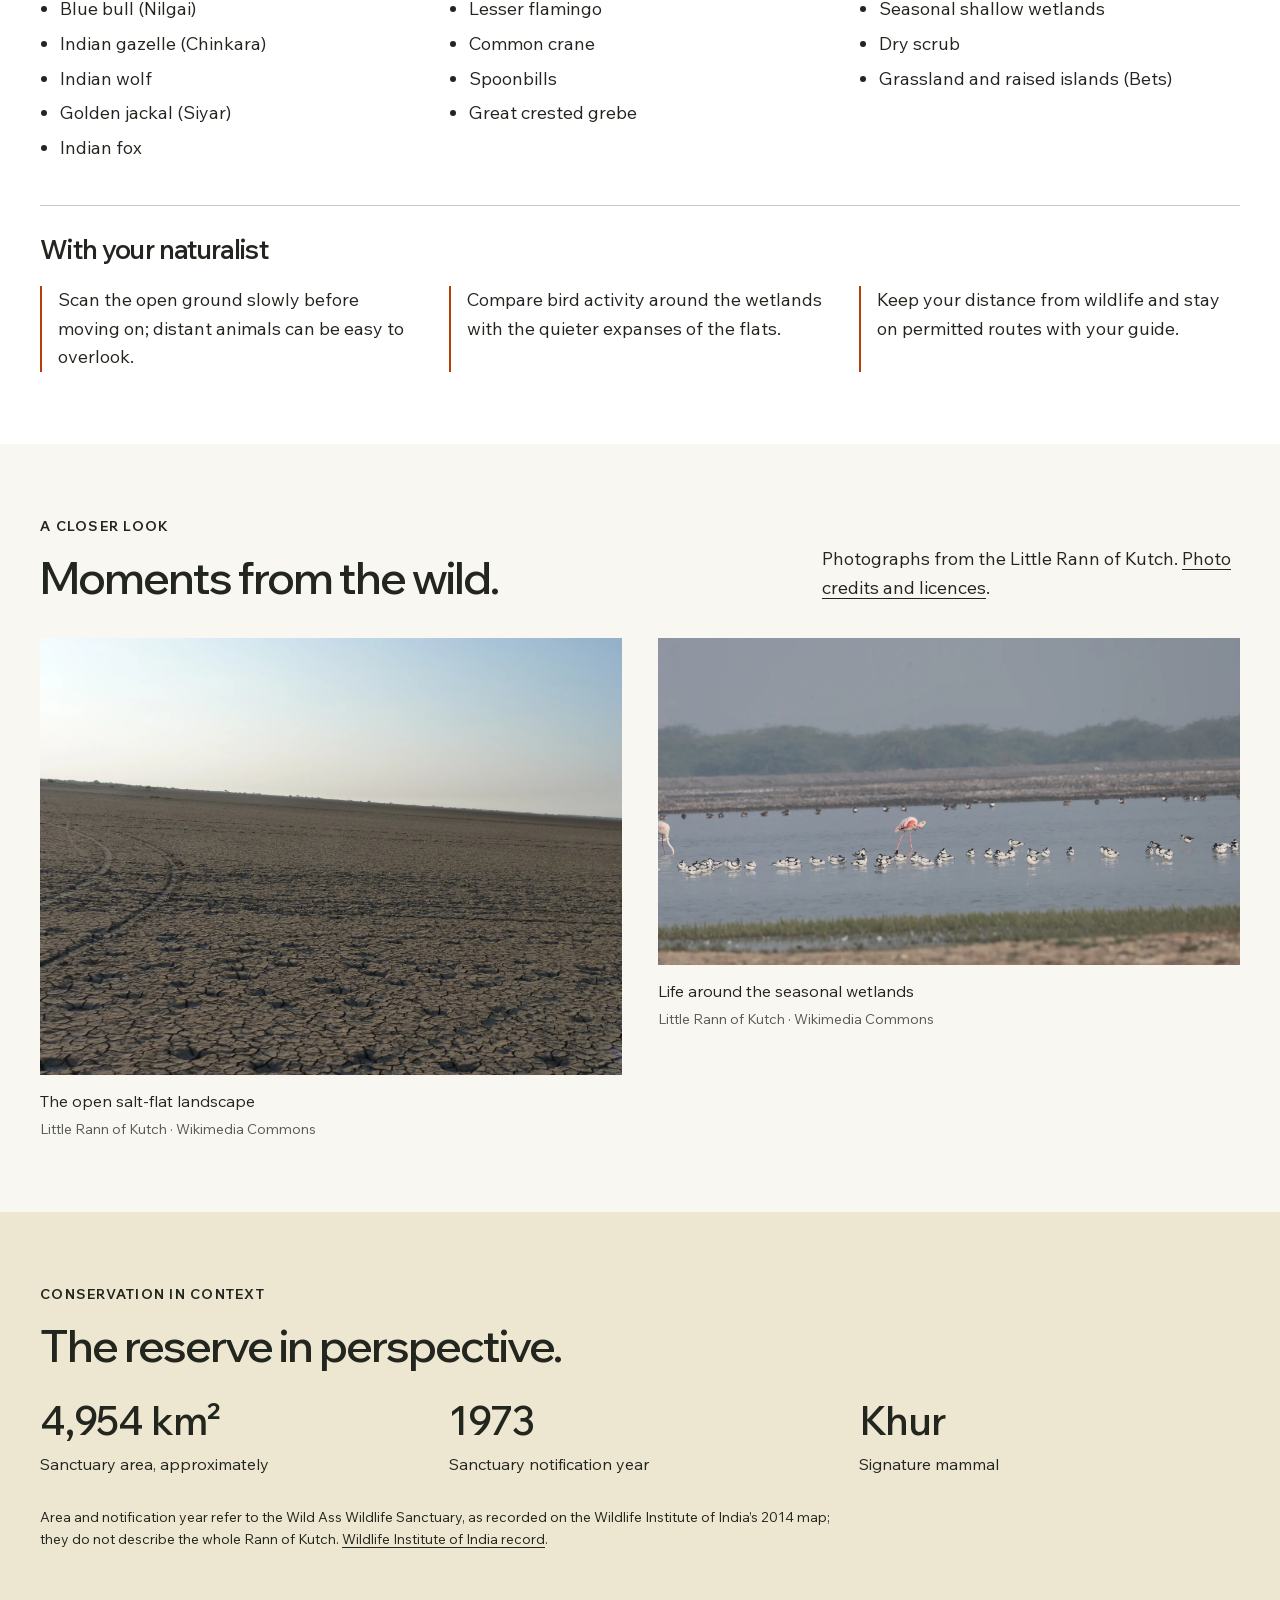
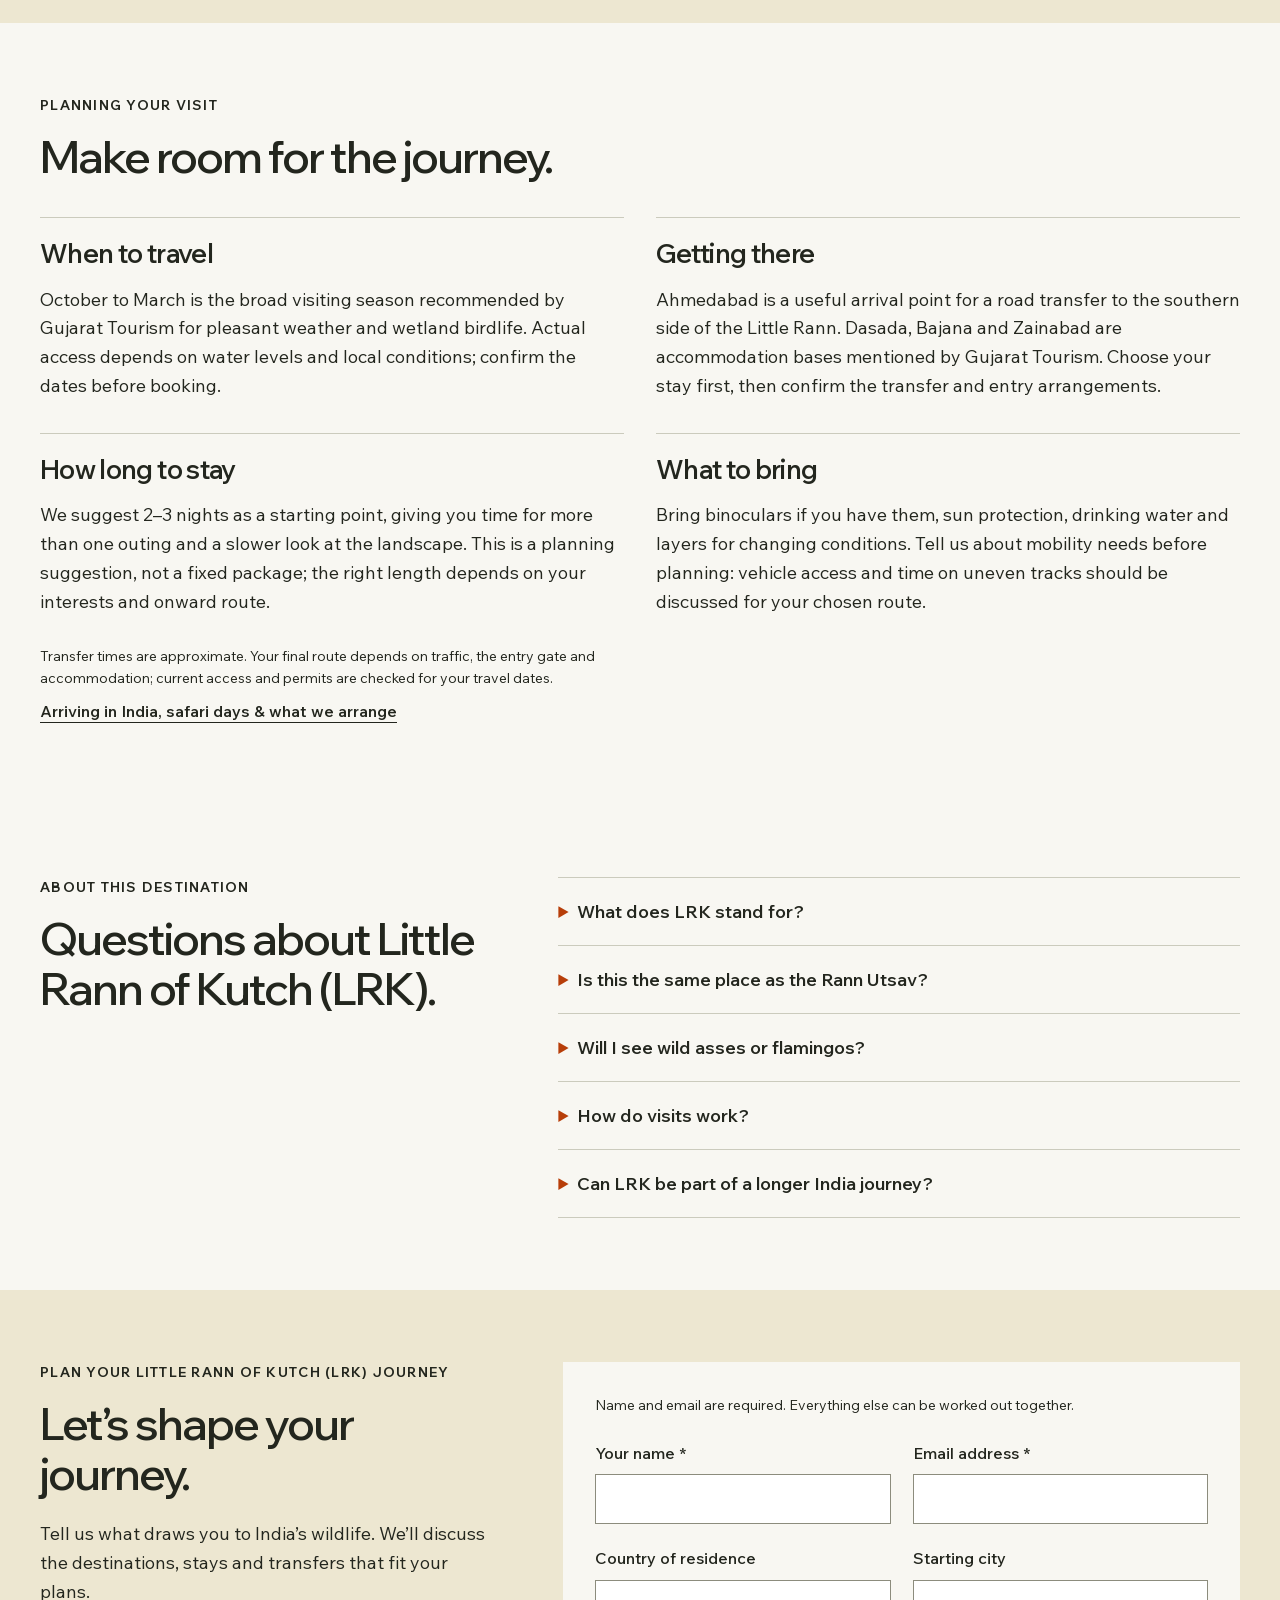
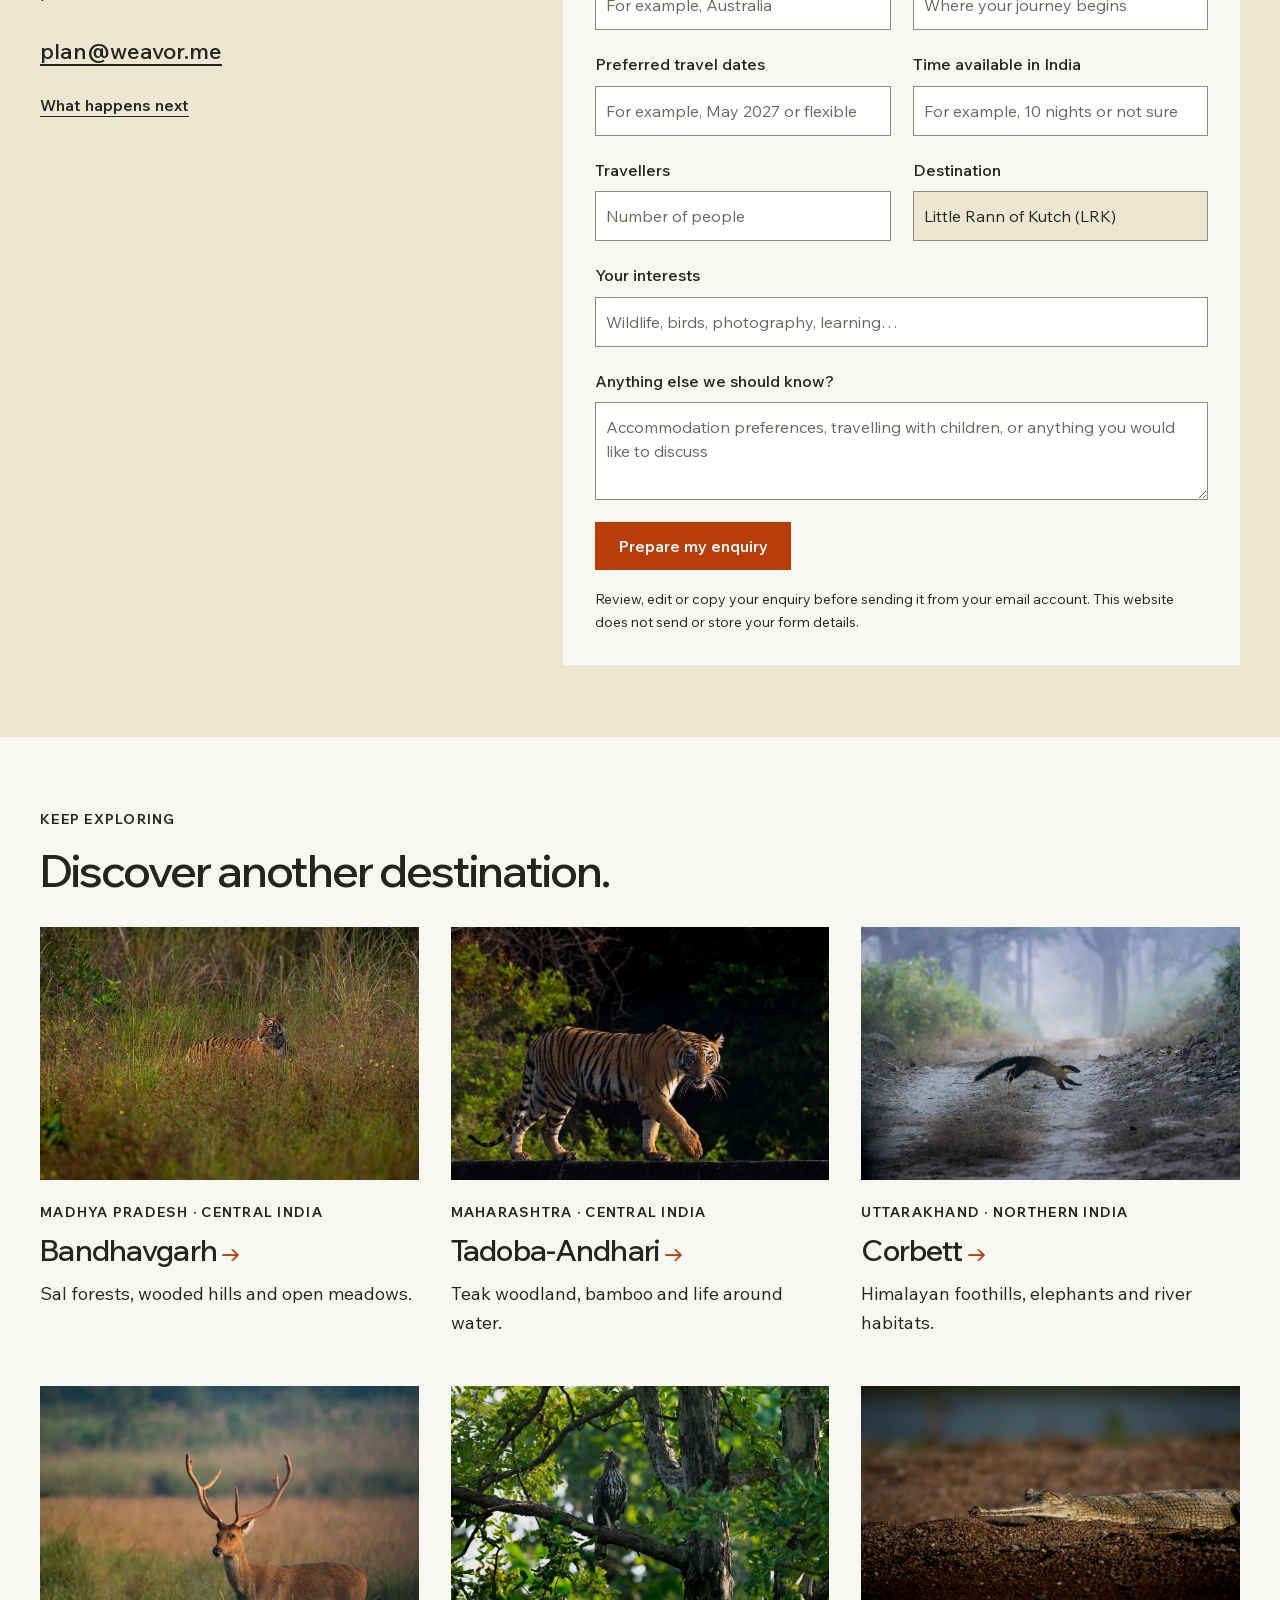
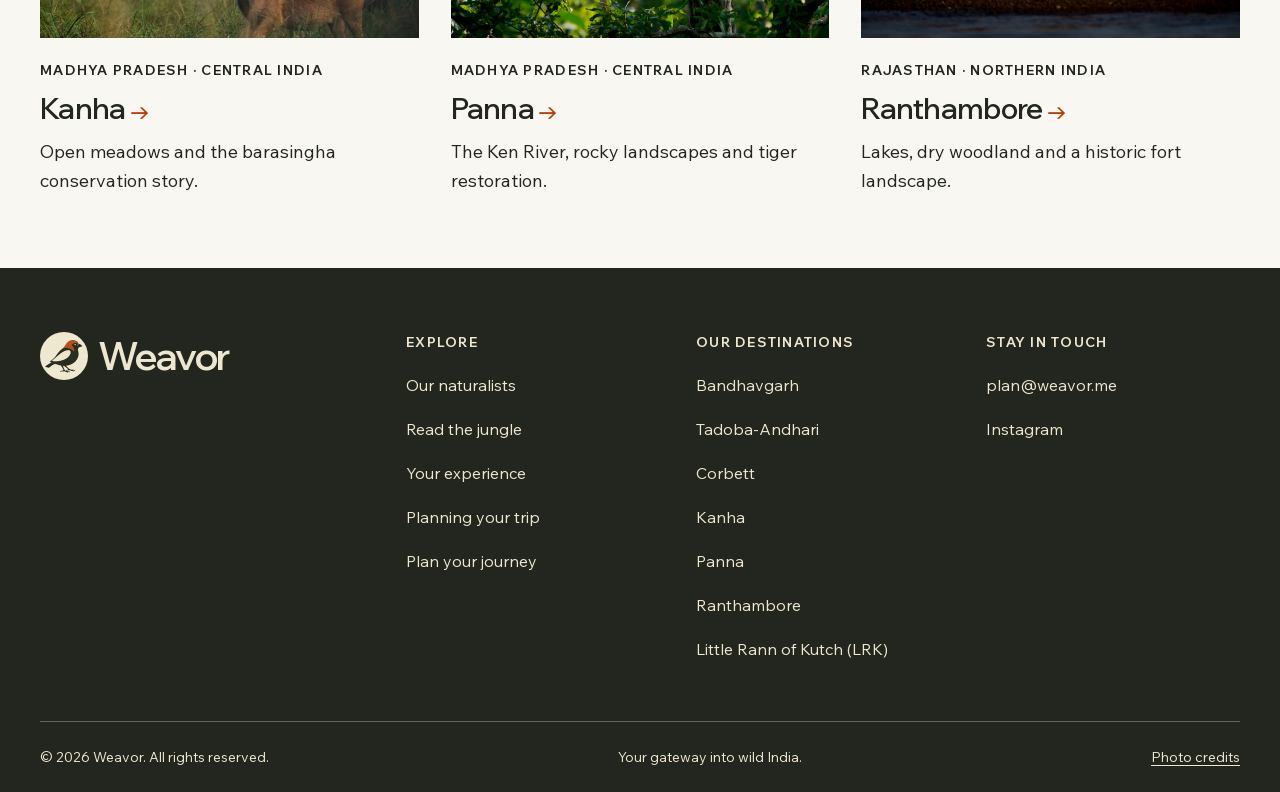
<file: destinations/little-rann-of-kutch/index.html>
<!DOCTYPE html><html lang="en"><head><link rel="icon" href="/favicon.ico" sizes="16x16 32x32 48x48"><link rel="icon" type="image/png" sizes="32x32" href="/weavor-bird-32.png"><link rel="icon" type="image/png" sizes="96x96" href="/weavor-bird-96.png"><link rel="apple-touch-icon" sizes="180x180" href="/apple-touch-icon.png"><meta charset="utf-8"><meta name="viewport" content="width=device-width, initial-scale=1"><title>Little Rann of Kutch (LRK) Wildlife Journeys in India | Weavor</title><meta name="description" content="Explore Little Rann of Kutch (LRK) with local naturalists. Indian wild asses, seasonal wetlands and open salt-marsh landscapes. Plan stays, safaris and transfers for your India journey."><meta name="theme-color" content="#ede7d1"><link rel="canonical" href="https://weavor.me/destinations/little-rann-of-kutch/"><link rel="stylesheet" href="/assets/index-CcdcExhb.css"><link rel="stylesheet" href="/assets/forest-extension-6511bfc72d.css"><meta property="og:title" content="Little Rann of Kutch (LRK) Wildlife Journeys in India | Weavor"><meta property="og:description" content="Explore Little Rann of Kutch (LRK) with local naturalists. Indian wild asses, seasonal wetlands and open salt-marsh landscapes. Plan stays, safaris and transfers for your India journey."><meta property="og:type" content="website"><meta property="og:url" content="https://weavor.me/destinations/little-rann-of-kutch/"><meta property="og:image" content="https://weavor.me/assets/lrk/wild-ass.webp"><meta name="twitter:card" content="summary_large_image"><script type="module" src="/assets/forest-page-9750419e36.js"></script></head><body class="static-page" data-forest="little-rann-of-kutch"><a class="skip-link" href="#main">Skip to content</a><header class="header"><div class="header-inner"><a class="wordmark" href="/#home" aria-label="Weavor home"><img class="brand-bird" src="/weavor-bird-96.png" width="96" height="96" alt="" aria-hidden="true" decoding="async"><span class="brand-name">Weavor</span><span class="brand-tagline">Your gateway into wild India.</span></a><button class="menu-toggle" type="button" aria-expanded="false" aria-controls="main-nav">Menu</button><nav class="nav" id="main-nav" aria-label="Main navigation"><a href="/#naturalists">Our naturalists</a><a href="/#reserves">Our destinations</a><a href="/planning-your-trip/">Planning your trip</a><a class="button" href="#enquire">Plan your India journey</a></nav></div></header><main id="main"><section class="cover cover--overlay cover--protected forest-cover" style="--cover-position:50% 50%;--cover-max-aspect:1.5"><figure class="cover-media"><img src="/assets/lrk/wild-ass.webp" alt="Indian wild ass walking through scrub in the Little Rann of Kutch" width="2000" height="1324" data-photo-id="lrk-wild-ass" data-subject="0.06,0.25,0.66,0.58" fetchpriority="high" decoding="async"></figure><div class="cover-content"><div class="cover-copy"><h1>Little Rann of Kutch (LRK)<span class="visually-hidden"> · </span><span class="cover-location">Gujarat · Western India</span></h1><p class="cover-deck">Salt flats, wild asses and a sky alive with birds.</p><div class="actions"><a class="button button-light" href="#enquire">Plan this journey</a><a class="text-link" href="#overview">Explore the destination</a></div></div></div></section>
<nav class="forest-subnav" aria-label="On this page"><div class="wrap"><a href="#overview">Overview</a><a href="#wildlife">Wildlife</a><a href="#photographs">Photographs</a><a href="#facts">Facts</a><a href="#travel">Travel</a><a href="#questions">FAQs</a></div></nav>
<section class="section-pad" id="overview"><div class="wrap overview-grid"><div class="prose"><p class="eyebrow">The landscape &amp; its story</p><h2>Get to know Little Rann of Kutch (LRK).</h2><p>The Little Rann of Kutch, often shortened to LRK, reveals a different side of wild India. This landscape in Gujarat brings together salt desert, seasonal marshes and patches of scrub and grassland. The Wild Ass Sanctuary protects a vast part of it, with the Indian wild ass, locally called the khur, its best-known resident.</p><p>Raised islands known as bets break up the open terrain. Water and vegetation shape where animals feed and birds gather, so an outing changes with the season. Give yourself time to watch the wider landscape: movement on the horizon, birds around the wetlands and the way light transforms the flats.</p></div><aside class="at-a-glance"><h3>At a glance</h3><dl><dt>Come for</dt><dd>Indian wild asses, seasonal wetlands and open salt-marsh landscapes.</dd><dt>Suggested starting point</dt><dd>2–3 nights, our suggested starting point</dd><dt>Your arrangements</dt><dd>Stays, safari planning and transfers within India.</dd></dl><a class="text-link" href="/planning-your-trip/">How your trip comes together</a></aside></div></section>
<section class="section-pad wildlife" id="wildlife"><div class="wrap"><div class="section-heading"><div><p class="eyebrow">Wildlife &amp; habitats</p><h2>Look beyond the obvious.</h2></div><p>These species belong to the wider reserve. What you encounter depends on the route, season and wildlife movement.</p></div><div class="wildlife-grid"><article class="wildlife-card"><h3>Mammals</h3><ul><li>Indian wild ass (Khur)</li><li>Blue bull (Nilgai)</li><li>Indian gazelle (Chinkara)</li><li>Indian wolf</li><li>Golden jackal (Siyar)</li><li>Indian fox</li></ul></article><article class="wildlife-card"><h3>Birdlife</h3><ul><li>Greater flamingo</li><li>Lesser flamingo</li><li>Common crane</li><li>Spoonbills</li><li>Great crested grebe</li></ul></article><article class="wildlife-card"><h3>Habitats</h3><ul><li>Salt desert</li><li>Seasonal shallow wetlands</li><li>Dry scrub</li><li>Grassland and raised islands (Bets)</li></ul></article></div><div class="observations"><h3>With your naturalist</h3><ul><li>Scan the open ground slowly before moving on; distant animals can be easy to overlook.</li><li>Compare bird activity around the wetlands with the quieter expanses of the flats.</li><li>Keep your distance from wildlife and stay on permitted routes with your guide.</li></ul></div></div></section>
<section class="section-pad" id="photographs"><div class="wrap"><div class="section-heading"><div><p class="eyebrow">A closer look</p><h2>Moments from the wild.</h2></div><p>Photographs from the Little Rann of Kutch. <a href="/photo-credits/">Photo credits and licences</a>.</p></div><div class="gallery-grid gallery-pair"><figure><img loading="lazy" src="/assets/lrk/landscape.webp" alt="Open cracked-earth salt flats in the Little Rann of Kutch" data-photo-id="lrk-landscape" width="2000" height="1500" decoding="async"><figcaption>The open salt-flat landscape<span>Little Rann of Kutch · Wikimedia Commons</span></figcaption></figure><figure><img loading="lazy" src="/assets/lrk/flamingos.webp" alt="Flamingos and other waterbirds in a Little Rann of Kutch wetland" data-photo-id="lrk-flamingos" width="2000" height="1123" decoding="async"><figcaption>Life around the seasonal wetlands<span>Little Rann of Kutch · Wikimedia Commons</span></figcaption></figure></div></div></section>
<section class="section-pad forest-facts" id="facts"><div class="wrap"><p class="eyebrow">Conservation in context</p><h2>The reserve in perspective.</h2><dl class="facts-grid"><div><dt>Sanctuary area, approximately</dt><dd>4,954 km²</dd></div><div><dt>Sanctuary notification year</dt><dd>1973</dd></div><div><dt>Signature mammal</dt><dd>Khur</dd></div></dl><p class="source-note">Area and notification year refer to the Wild Ass Wildlife Sanctuary, as recorded on the Wildlife Institute of India’s 2014 map; they do not describe the whole Rann of Kutch. <a href="https://v1.wii.gov.in/images/images/documents/mee/Mee_Team-13.pdf#page=57" target="_blank" rel="noreferrer">Wildlife Institute of India record</a>.</p></div></section>
<section class="section-pad" id="travel"><div class="wrap"><div class="section-heading"><div><p class="eyebrow">Planning your visit</p><h2>Make room for the journey.</h2></div></div><div class="travel-grid"><article><h3>When to travel</h3><p>October to March is the broad visiting season recommended by Gujarat Tourism for pleasant weather and wetland birdlife. Actual access depends on water levels and local conditions; confirm the dates before booking.</p></article><article><h3>Getting there</h3><p>Ahmedabad is a useful arrival point for a road transfer to the southern side of the Little Rann. Dasada, Bajana and Zainabad are accommodation bases mentioned by Gujarat Tourism. Choose your stay first, then confirm the transfer and entry arrangements.</p></article><article><h3>How long to stay</h3><p>We suggest 2–3 nights as a starting point, giving you time for more than one outing and a slower look at the landscape. This is a planning suggestion, not a fixed package; the right length depends on your interests and onward route.</p></article><article><h3>What to bring</h3><p>Bring binoculars if you have them, sun protection, drinking water and layers for changing conditions. Tell us about mobility needs before planning: vehicle access and time on uneven tracks should be discussed for your chosen route.</p></article></div><p class="travel-note">Transfer times are approximate. Your final route depends on traffic, the entry gate and accommodation; current access and permits are checked for your travel dates.</p><a class="text-link" href="/planning-your-trip/">Arriving in India, safari days &amp; what we arrange</a></div></section>
<section class="section-pad" id="questions"><div class="wrap faq-layout"><div><p class="eyebrow">About this destination</p><h2>Questions about Little Rann of Kutch (LRK).</h2></div><div class="faq-list"><details><summary>What does LRK stand for?</summary><p>LRK stands for Little Rann of Kutch, a salt-marsh landscape in Gujarat, Western India. It is closely associated with the Wild Ass Sanctuary.</p></details><details><summary>Is this the same place as the Rann Utsav?</summary><p>No. Rann Utsav is associated with Dhordo in the Great Rann of Kutch. The Little Rann is a separate destination. If you want to visit both, allow for the transfer rather than treating them as the same stop.</p></details><details><summary>Will I see wild asses or flamingos?</summary><p>Both are associated with this landscape, but no sighting is guaranteed. Water levels, season, route and wildlife movement affect what you may encounter.</p></details><details><summary>How do visits work?</summary><p>Vehicle-based outings are a way to explore the sanctuary. We discuss your interests, stay and route, then confirm the current access rules and required arrangements for your travel dates.</p></details><details><summary>Can LRK be part of a longer India journey?</summary><p>Yes, it can be considered alongside other destinations. Share your arrival city and time available so we can discuss a sensible sequence with enough time for travel and rest.</p></details></div></div></section>
<section class="section-pad enquiry" id="enquire"><div class="wrap enquiry-layout"><div class="enquiry-copy"><p class="eyebrow">Plan your Little Rann of Kutch (LRK) journey</p><h2>Let’s shape your journey.</h2><p>Tell us what draws you to India’s wildlife. We’ll discuss the destinations, stays and transfers that fit your plans.</p><a class="contact-email" href="mailto:plan@weavor.me">plan@weavor.me</a><a class="text-link" href="/planning-your-trip/#your-proposal">What happens next</a></div><div class="enquiry-panel"><form data-weavor-enquiry=""><p class="form-note">Name and email are required. Everything else can be worked out together.</p><div class="form-grid"><label>Your name <span aria-hidden="true">*</span><input id="your-name" name="name" autocomplete="name" required=""></label><label>Email address <span aria-hidden="true">*</span><input name="email" type="email" autocomplete="email" required=""></label><label>Country of residence<input name="country" autocomplete="country-name" placeholder="For example, Australia"></label><label>Starting city<input name="startingCity" placeholder="Where your journey begins"></label><label>Preferred travel dates<input name="dates" placeholder="For example, May 2027 or flexible"></label><label>Time available in India<input name="duration" placeholder="For example, 10 nights or not sure"></label><label>Travellers<input name="travellers" type="number" min="1" max="99" placeholder="Number of people"></label><label>Destination<input name="forest" aria-label="Chosen destination" readonly="" value="Little Rann of Kutch (LRK)"></label></div><label>Your interests<input name="interests" placeholder="Wildlife, birds, photography, learning…"></label><label>Anything else we should know?<textarea name="message" rows="3" placeholder="Accommodation preferences, travelling with children, or anything you would like to discuss"></textarea></label><button class="button" type="submit" disabled="">Prepare my enquiry</button><p class="form-note">Review, edit or copy your enquiry before sending it from your email account. This website does not send or store your form details.</p><noscript><p>Please email <a href="mailto:plan@weavor.me">plan@weavor.me</a> directly. JavaScript is needed for the enquiry preview.</p></noscript></form></div></div></section>
<section class="section-pad other-forests" id="other-forests"><div class="wrap"><p class="eyebrow">Keep exploring</p><h2>Discover another destination.</h2><div class="reserve-grid"><a class="reserve-card" href="/forests/bandhavgarh/" aria-label="Explore Bandhavgarh"><span class="reserve-photo"><img src="/assets/bandhavgarh-forest-card-311cd8e846.webp" width="1400" height="933" alt="Tiger resting among the grasses in Bandhavgarh" data-photo-id="bandhavgarh-tiger-grass" loading="lazy" decoding="async"><span class="image-fallback" hidden="">Image not available.</span></span><p class="eyebrow">Madhya Pradesh · Central India</p><h3>Bandhavgarh</h3><p class="reserve-description">Sal forests, wooded hills and open meadows.</p></a><a class="reserve-card" href="/forests/tadoba-andhari/" aria-label="Explore Tadoba-Andhari"><span class="reserve-photo"><img src="/assets/tadoba-andhari-forest-card-9ec5bc07e4.webp" width="1400" height="933" alt="Tiger walking out of the forest in Tadoba-Andhari" data-photo-id="drive-tadoba-andhari-card" loading="lazy" decoding="async"><span class="image-fallback" hidden="">Image not available.</span></span><p class="eyebrow">Maharashtra · Central India</p><h3>Tadoba-Andhari</h3><p class="reserve-description">Teak woodland, bamboo and life around water.</p></a><a class="reserve-card" href="/forests/corbett/" aria-label="Explore Corbett"><span class="reserve-photo"><img src="/assets/corbett-forest-card-ad9db7e5cd.webp" width="1400" height="933" alt="Small mammal crossing a misty forest track in Corbett" data-photo-id="corbett-crossing" loading="lazy" decoding="async"><span class="image-fallback" hidden="">Image not available.</span></span><p class="eyebrow">Uttarakhand · Northern India</p><h3>Corbett</h3><p class="reserve-description">Himalayan foothills, elephants and river habitats.</p></a><a class="reserve-card" href="/forests/kanha/" aria-label="Explore Kanha"><span class="reserve-photo"><img src="/assets/kanha-forest-card-3bcee0b54d.webp" width="2400" height="1600" alt="Antlered deer standing in the meadow at Kanha" data-photo-id="kanha-stag" loading="lazy" decoding="async"><span class="image-fallback" hidden="">Image not available.</span></span><p class="eyebrow">Madhya Pradesh · Central India</p><h3>Kanha</h3><p class="reserve-description">Open meadows and the barasingha conservation story.</p></a><a class="reserve-card" href="/forests/panna/" aria-label="Explore Panna"><span class="reserve-photo"><img src="/assets/panna-forest-card-911e82a993.webp" width="2400" height="1600" alt="Bird of prey perched among the trees in Panna" data-photo-id="panna-raptor" loading="lazy" decoding="async"><span class="image-fallback" hidden="">Image not available.</span></span><p class="eyebrow">Madhya Pradesh · Central India</p><h3>Panna</h3><p class="reserve-description">The Ken River, rocky landscapes and tiger restoration.</p></a><a class="reserve-card" href="/forests/ranthambore/" aria-label="Explore Ranthambore"><span class="reserve-photo"><img src="/assets/ranthambore-forest-card-3f31ce16ae.webp" width="2400" height="1600" alt="Crocodile resting beside the water in Ranthambore" data-photo-id="ranthambore-crocodile" loading="lazy" decoding="async"><span class="image-fallback" hidden="">Image not available.</span></span><p class="eyebrow">Rajasthan · Northern India</p><h3>Ranthambore</h3><p class="reserve-description">Lakes, dry woodland and a historic fort landscape.</p></a></div></div></section></main><footer class="footer"><div class="footer-top wrap"><div><a class="footer-wordmark" href="/#home" aria-label="Weavor home"><img class="brand-bird" src="/weavor-bird-96.png" width="96" height="96" alt="" aria-hidden="true" decoding="async"><span class="brand-name">Weavor</span></a></div><div><p class="eyebrow">Explore</p><a href="/#naturalists">Our naturalists</a><a href="/#read-the-jungle">Read the jungle</a><a href="/#experience">Your experience</a><a href="/planning-your-trip/">Planning your trip</a><a href="#enquire">Plan your journey</a></div><div><p class="eyebrow">Our destinations</p><a href="/forests/bandhavgarh/">Bandhavgarh</a><a href="/forests/tadoba-andhari/">Tadoba-Andhari</a><a href="/forests/corbett/">Corbett</a><a href="/forests/kanha/">Kanha</a><a href="/forests/panna/">Panna</a><a href="/forests/ranthambore/">Ranthambore</a><a href="/destinations/little-rann-of-kutch/">Little Rann of Kutch (LRK)</a></div><div><p class="eyebrow">Stay in touch</p><a href="mailto:plan@weavor.me">plan@weavor.me</a><a href="https://www.instagram.com/weavor.experience/" target="_blank" rel="noreferrer">Instagram</a></div></div><div class="footer-bottom wrap"><span>© 2026 Weavor. All rights reserved.</span><span>Your gateway into wild India.</span><a href="/photo-credits/">Photo credits</a></div></footer></body></html>
</file>
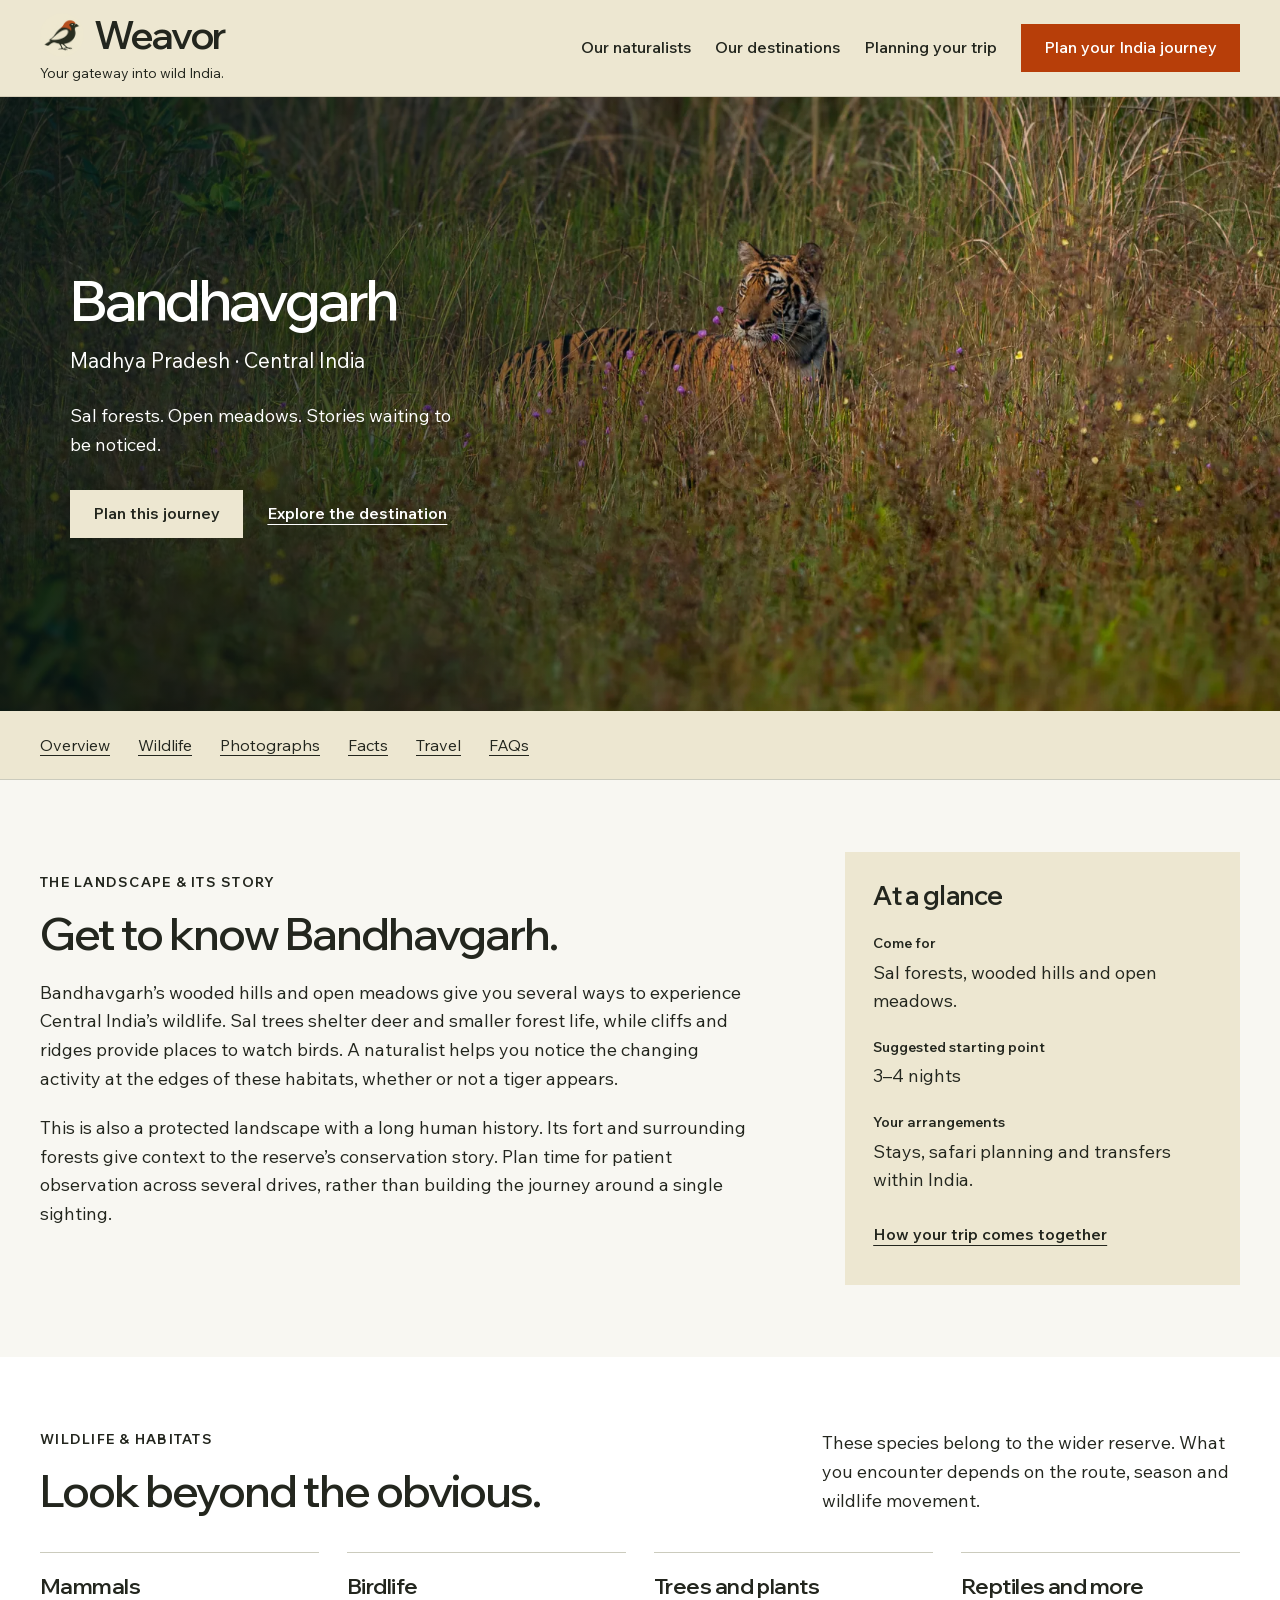
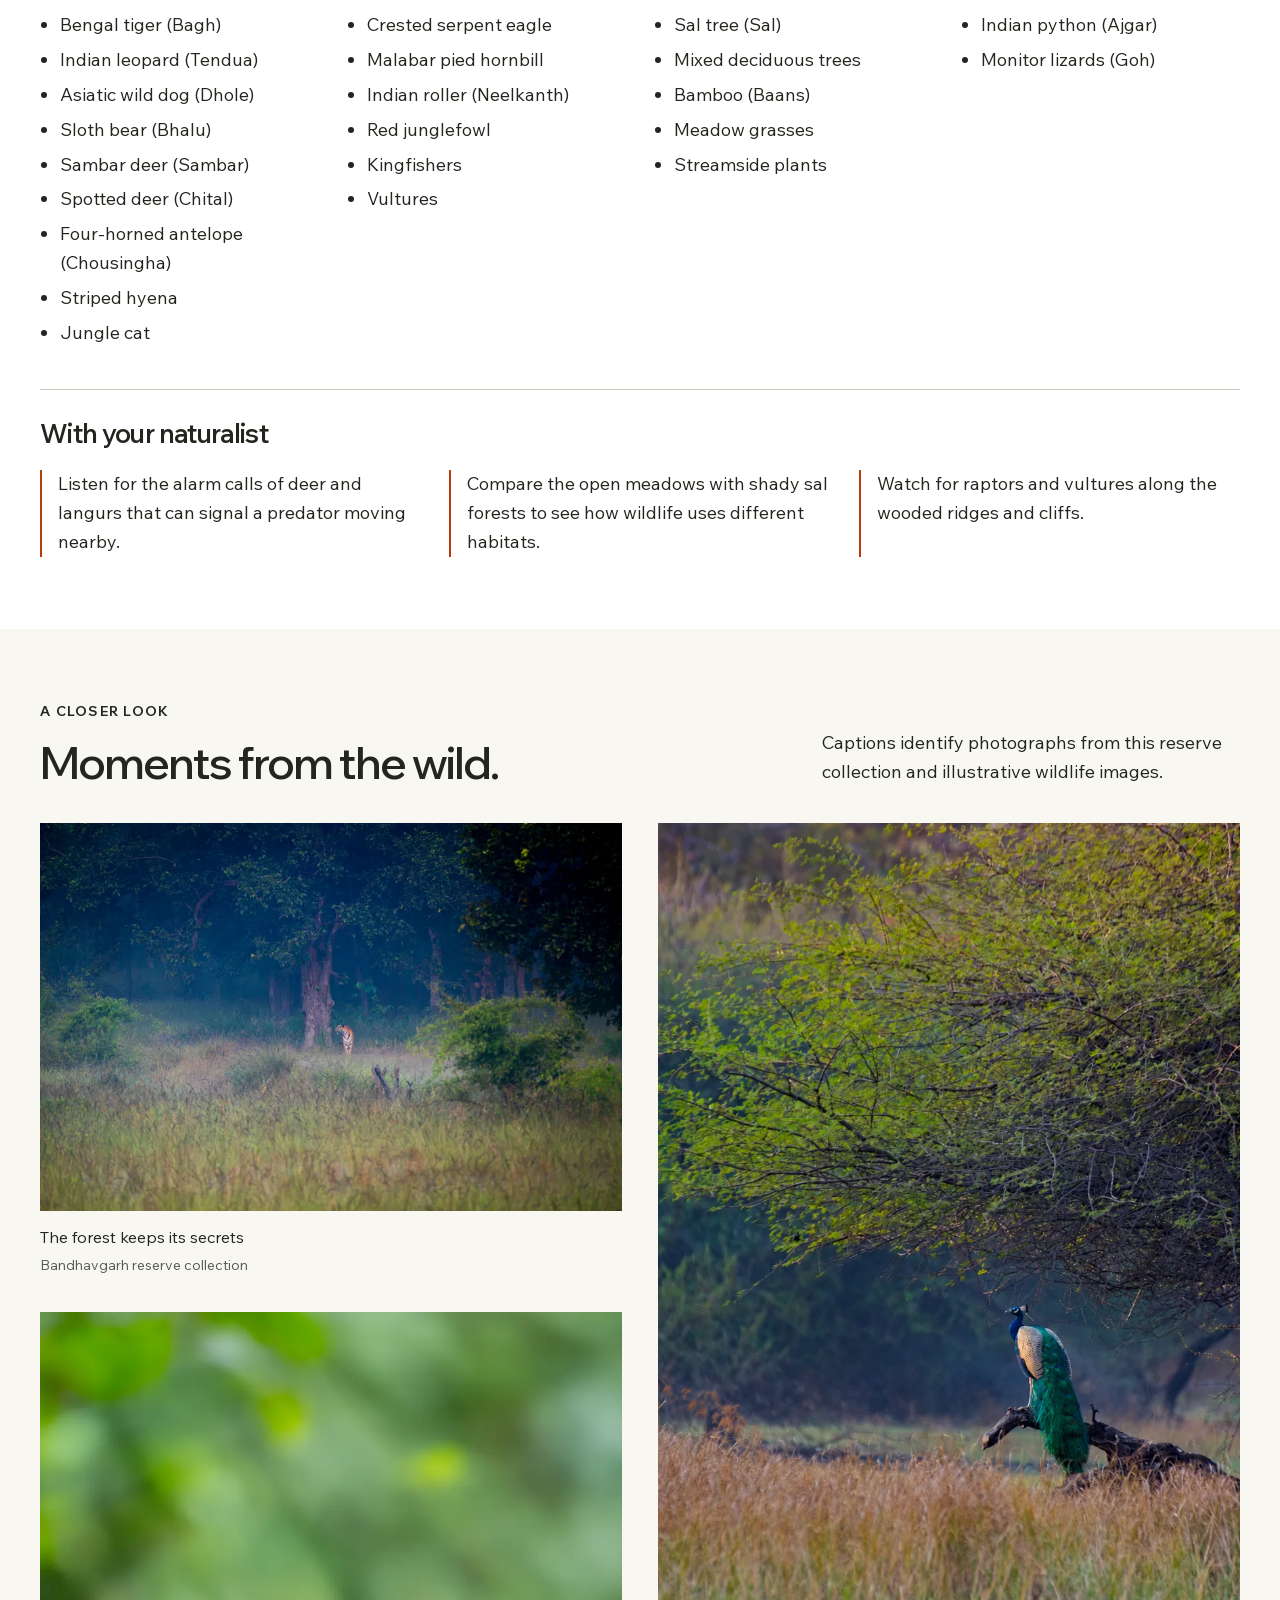
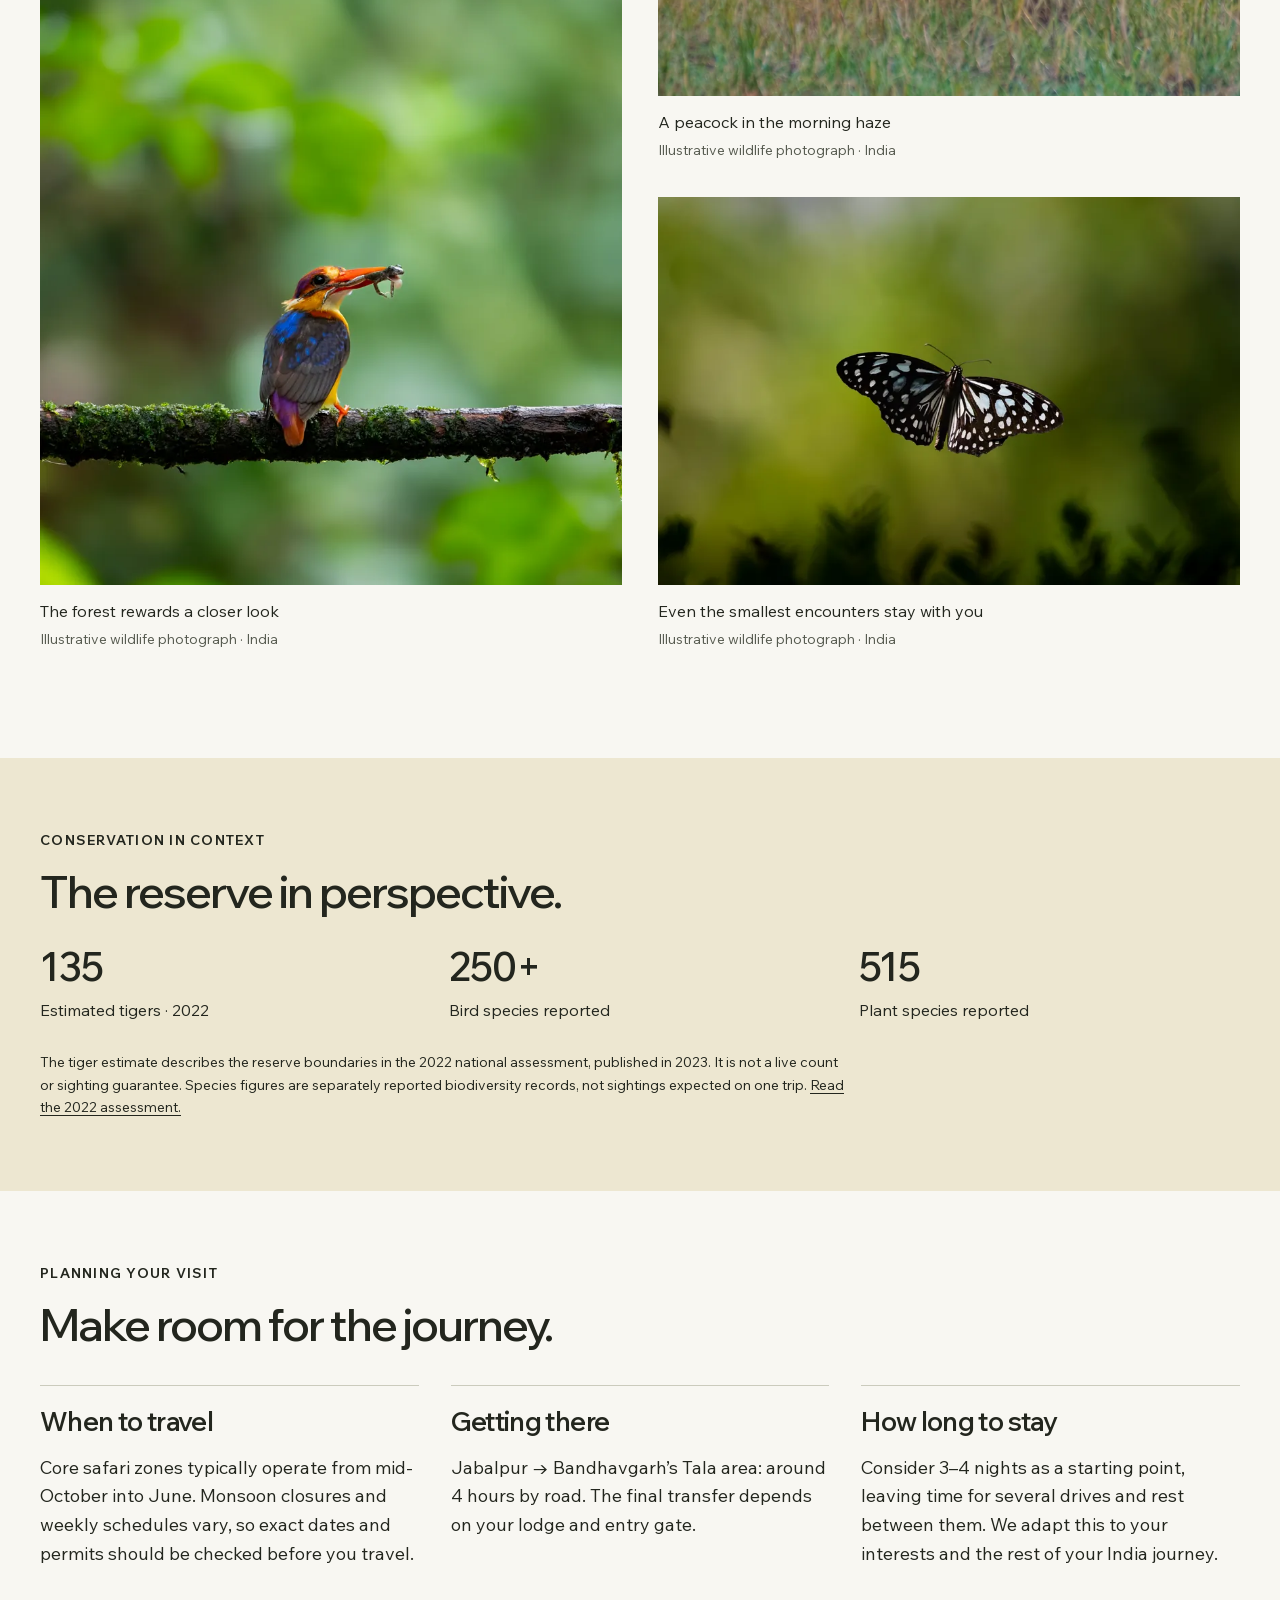
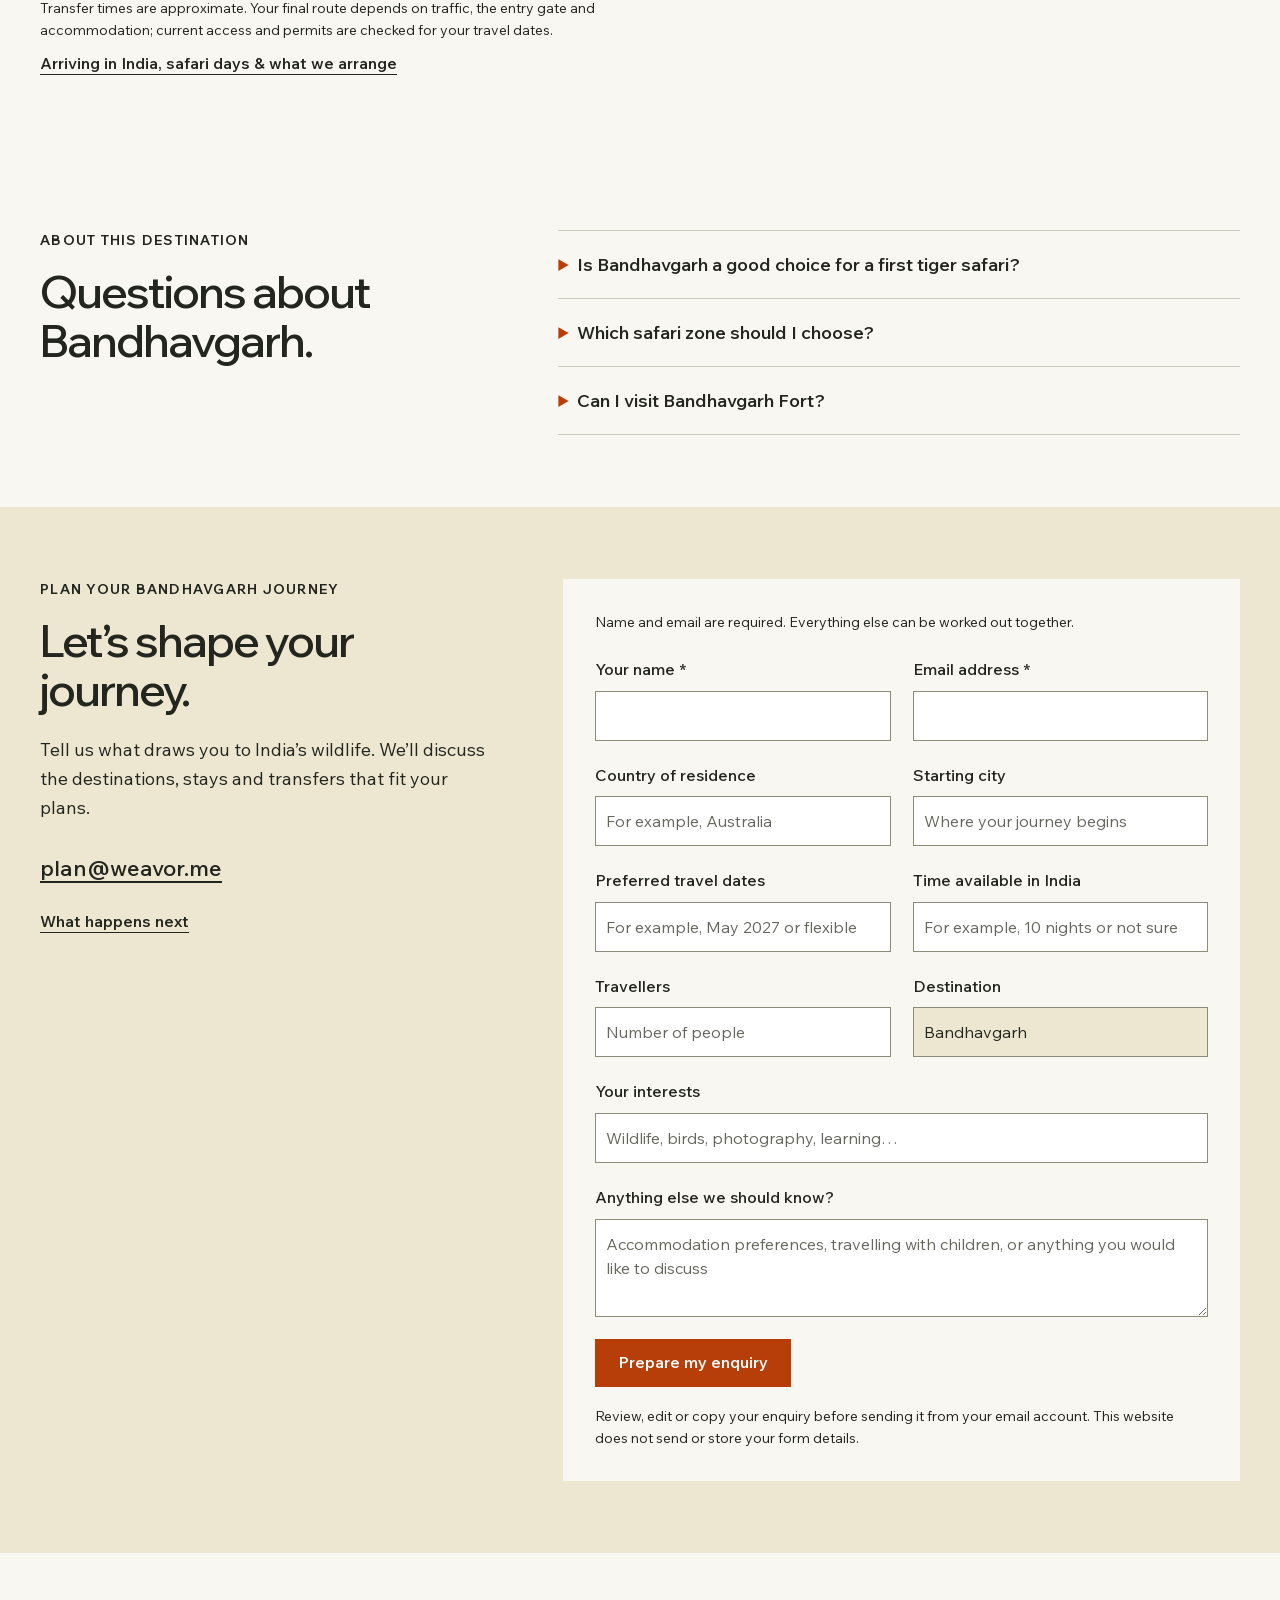
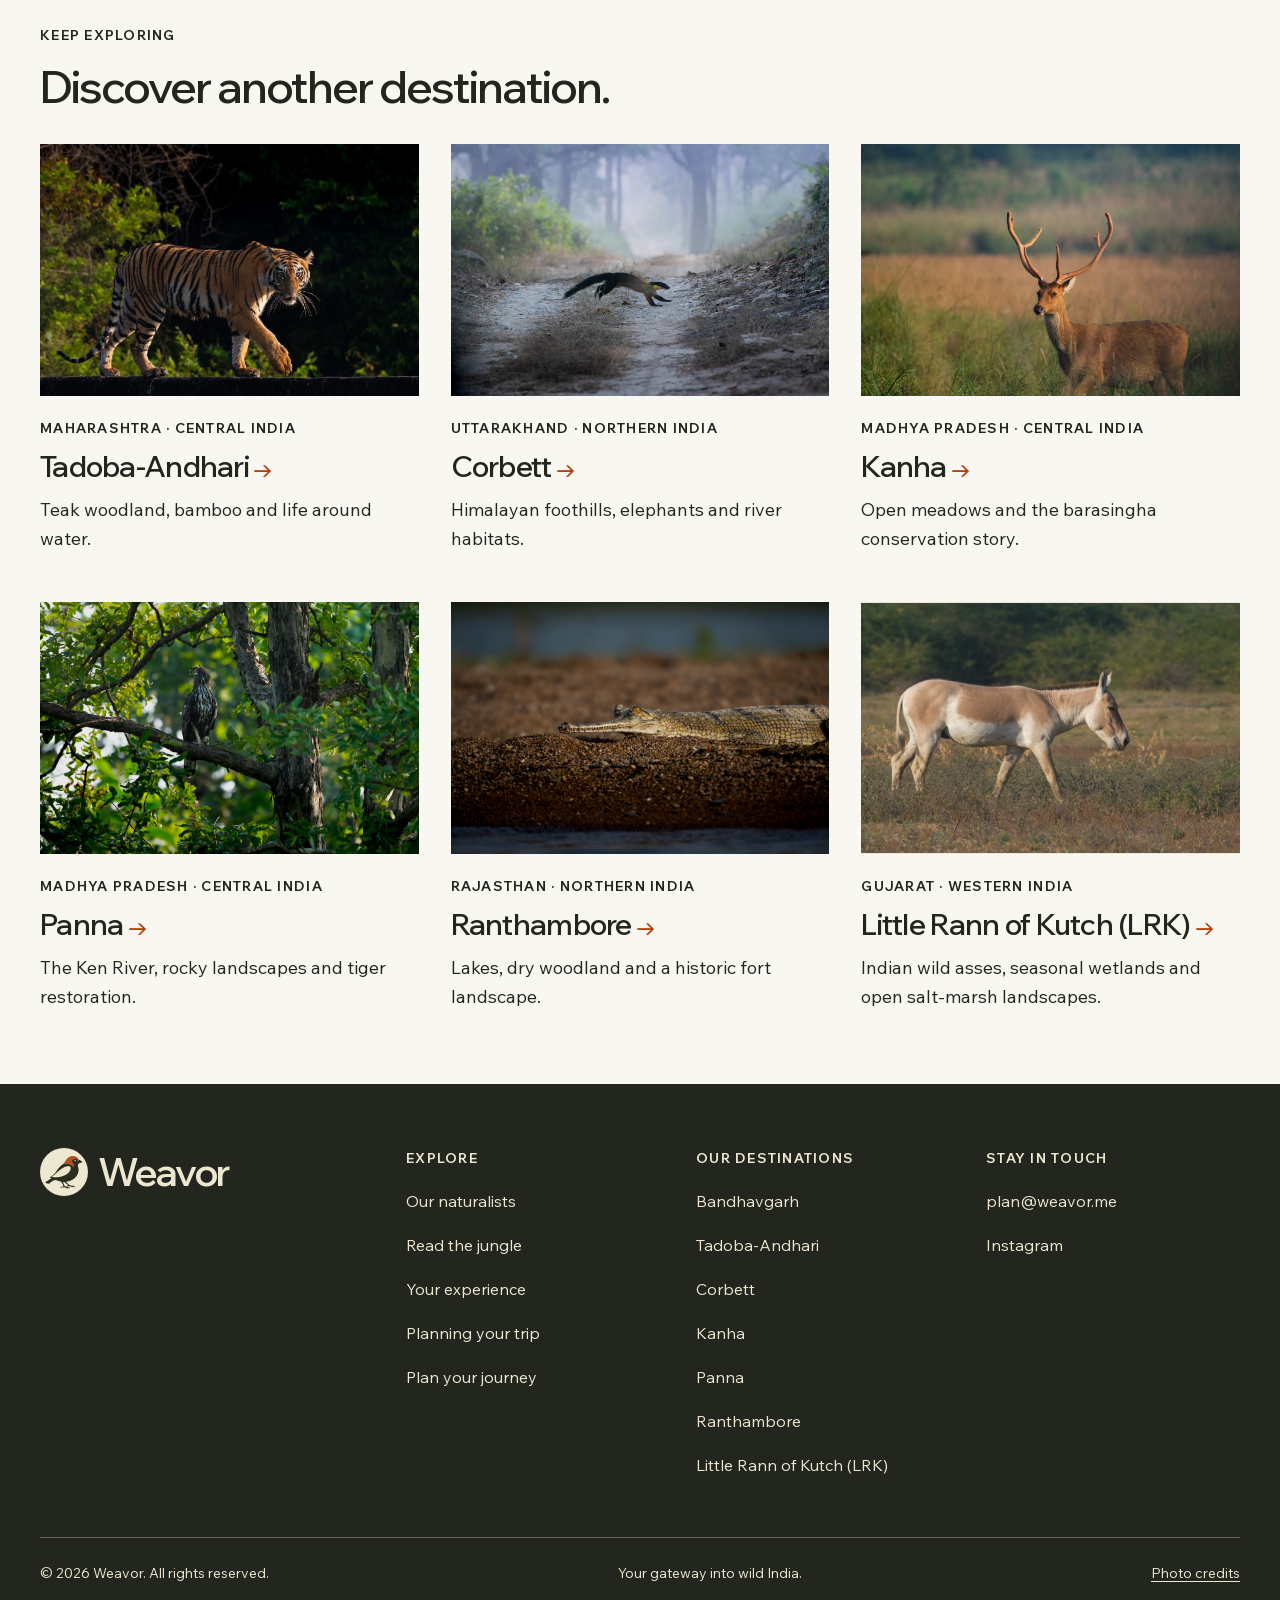
<file: forests/bandhavgarh/index.html>
<!DOCTYPE html><html lang="en"><head><link rel="icon" href="/favicon.ico" sizes="16x16 32x32 48x48"><link rel="icon" type="image/png" sizes="32x32" href="/weavor-bird-32.png"><link rel="icon" type="image/png" sizes="96x96" href="/weavor-bird-96.png"><link rel="apple-touch-icon" sizes="180x180" href="/apple-touch-icon.png"><meta charset="utf-8"><meta name="viewport" content="width=device-width, initial-scale=1"><title>Bandhavgarh Wildlife Journeys in India | Weavor</title><meta name="description" content="Explore Bandhavgarh with local naturalists. Sal forests, wooded hills and open meadows. Plan stays, safaris and transfers for your India journey."><meta name="theme-color" content="#ede7d1"><link rel="canonical" href="https://weavor.me/forests/bandhavgarh/"><link rel="stylesheet" href="/assets/index-CcdcExhb.css"><link rel="stylesheet" href="/assets/forest-extension-6511bfc72d.css"><meta property="og:title" content="Bandhavgarh Wildlife Journeys in India | Weavor"><meta property="og:description" content="Explore Bandhavgarh with local naturalists. Sal forests, wooded hills and open meadows. Plan stays, safaris and transfers for your India journey."><meta property="og:type" content="website"><meta property="og:url" content="https://weavor.me/forests/bandhavgarh/"><meta property="og:image" content="https://weavor.me/forests/bandhavgarh/images/bandhavgarh-tiger-grass-wide.webp"><meta name="twitter:card" content="summary_large_image"><script type="module" src="/assets/forest-page-9750419e36.js"></script></head><body class="static-page" data-forest="bandhavgarh"><a class="skip-link" href="#main">Skip to content</a><header class="header"><div class="header-inner"><a class="wordmark" href="/#home" aria-label="Weavor home"><img class="brand-bird" src="/weavor-bird-96.png" width="96" height="96" alt="" aria-hidden="true" decoding="async"><span class="brand-name">Weavor</span><span class="brand-tagline">Your gateway into wild India.</span></a><button class="menu-toggle" type="button" aria-expanded="false" aria-controls="main-nav">Menu</button><nav class="nav" id="main-nav" aria-label="Main navigation"><a href="/#naturalists">Our naturalists</a><a href="/#reserves">Our destinations</a><a href="/planning-your-trip/">Planning your trip</a><a class="button" href="#enquire">Plan your India journey</a></nav></div></header><main id="main"><section class="cover cover--overlay forest-cover" style="--cover-position:50% 60%;--cover-max-aspect:3"><figure class="cover-media"><img src="/forests/bandhavgarh/images/bandhavgarh-tiger-grass-wide.webp" alt="Tiger partly hidden in long grass" data-photo-id="bandhavgarh-tiger-grass" data-subject="0.37,0.33,0.33,0.29" fetchpriority="high" decoding="async" width="1700" height="1133"></figure><div class="cover-content"><div class="cover-copy"><h1>Bandhavgarh<span class="visually-hidden"> · </span><span class="cover-location">Madhya Pradesh · Central India</span></h1><p class="cover-deck">Sal forests. Open meadows. Stories waiting to be noticed.</p><div class="actions"><a class="button button-light" href="#enquire">Plan this journey</a><a class="text-link" href="#overview">Explore the destination</a></div></div></div></section>
<nav class="forest-subnav" aria-label="On this page"><div class="wrap"><a href="#overview">Overview</a><a href="#wildlife">Wildlife</a><a href="#photographs">Photographs</a><a href="#facts">Facts</a><a href="#travel">Travel</a><a href="#questions">FAQs</a></div></nav>
<section class="section-pad" id="overview"><div class="wrap overview-grid"><div class="prose"><p class="eyebrow">The landscape &amp; its story</p><h2>Get to know Bandhavgarh.</h2><p>Bandhavgarh’s wooded hills and open meadows give you several ways to experience Central India’s wildlife. Sal trees shelter deer and smaller forest life, while cliffs and ridges provide places to watch birds. A naturalist helps you notice the changing activity at the edges of these habitats, whether or not a tiger appears.</p><p>This is also a protected landscape with a long human history. Its fort and surrounding forests give context to the reserve’s conservation story. Plan time for patient observation across several drives, rather than building the journey around a single sighting.</p></div><aside class="at-a-glance"><h3>At a glance</h3><dl><dt>Come for</dt><dd>Sal forests, wooded hills and open meadows.</dd><dt>Suggested starting point</dt><dd>3–4 nights</dd><dt>Your arrangements</dt><dd>Stays, safari planning and transfers within India.</dd></dl><a class="text-link" href="/planning-your-trip/">How your trip comes together</a></aside></div></section>
<section class="section-pad wildlife" id="wildlife"><div class="wrap"><div class="section-heading"><div><p class="eyebrow">Wildlife &amp; habitats</p><h2>Look beyond the obvious.</h2></div><p>These species belong to the wider reserve. What you encounter depends on the route, season and wildlife movement.</p></div><div class="wildlife-grid"><article class="wildlife-card"><h3>Mammals</h3><ul><li>Bengal tiger (Bagh)</li><li>Indian leopard (Tendua)</li><li>Asiatic wild dog (Dhole)</li><li>Sloth bear (Bhalu)</li><li>Sambar deer (Sambar)</li><li>Spotted deer (Chital)</li><li>Four-horned antelope (Chousingha)</li><li>Striped hyena</li><li>Jungle cat</li></ul></article><article class="wildlife-card"><h3>Birdlife</h3><ul><li>Crested serpent eagle</li><li>Malabar pied hornbill</li><li>Indian roller (Neelkanth)</li><li>Red junglefowl</li><li>Kingfishers</li><li>Vultures</li></ul></article><article class="wildlife-card"><h3>Trees and plants</h3><ul><li>Sal tree (Sal)</li><li>Mixed deciduous trees</li><li>Bamboo (Baans)</li><li>Meadow grasses</li><li>Streamside plants</li></ul></article><article class="wildlife-card"><h3>Reptiles and more</h3><ul><li>Indian python (Ajgar)</li><li>Monitor lizards (Goh)</li></ul></article></div><div class="observations"><h3>With your naturalist</h3><ul><li>Listen for the alarm calls of deer and langurs that can signal a predator moving nearby.</li><li>Compare the open meadows with shady sal forests to see how wildlife uses different habitats.</li><li>Watch for raptors and vultures along the wooded ridges and cliffs.</li></ul></div></div></section>
<section class="section-pad" id="photographs"><div class="wrap"><div class="section-heading"><div><p class="eyebrow">A closer look</p><h2>Moments from the wild.</h2></div><p>Captions identify photographs from this reserve collection and illustrative wildlife images.</p></div><div class="gallery-grid"><figure><img loading="lazy" src="/forests/bandhavgarh/images/bandhavgarh-tiger-woods-card.webp" alt="Tiger small in the distance beneath trees" data-photo-id="bandhavgarh-tiger-woods" width="860" height="573" decoding="async"><figcaption>The forest keeps its secrets<span>Bandhavgarh reserve collection</span></figcaption></figure><figure><img loading="lazy" src="/forests/bandhavgarh/images/birds-kingfisher-card.webp" alt="Colourful kingfisher perched with prey in its beak" data-photo-id="birds-kingfisher" width="860" height="1290" decoding="async"><figcaption>The forest rewards a closer look<span>Illustrative wildlife photograph · India</span></figcaption></figure><figure><img loading="lazy" src="/forests/bandhavgarh/images/birds-peafowl-dawn-clean.webp" alt="Peacock on a misty grassy clearing surrounded by trees" data-photo-id="birds-peafowl-dawn" width="860" height="1290" decoding="async"><figcaption>A peacock in the morning haze<span>Illustrative wildlife photograph · India</span></figcaption></figure><figure><img loading="lazy" src="/forests/bandhavgarh/images/butterfly-in-flight-card.webp" alt="Black and white butterfly in flight against soft green foliage" data-photo-id="butterfly-in-flight" width="860" height="573" decoding="async"><figcaption>Even the smallest encounters stay with you<span>Illustrative wildlife photograph · India</span></figcaption></figure></div></div></section>
<section class="section-pad forest-facts" id="facts"><div class="wrap"><p class="eyebrow">Conservation in context</p><h2>The reserve in perspective.</h2><dl class="facts-grid"><div><dt>Estimated tigers · 2022</dt><dd>135</dd></div><div><dt>Bird species reported</dt><dd>250+</dd></div><div><dt>Plant species reported</dt><dd>515</dd></div></dl><p class="source-note">The tiger estimate describes the reserve boundaries in the 2022 national assessment, published in 2023. It is not a live count or sighting guarantee. Species figures are separately reported biodiversity records, not sightings expected on one trip. <a href="https://nationalcampa.nic.in/dashboard/schemesPDF/66a8c63288575.pdf" target="_blank" rel="noreferrer">Read the 2022 assessment.</a></p></div></section>
<section class="section-pad" id="travel"><div class="wrap"><div class="section-heading"><div><p class="eyebrow">Planning your visit</p><h2>Make room for the journey.</h2></div></div><div class="travel-grid"><article><h3>When to travel</h3><p>Core safari zones typically operate from mid-October into June. Monsoon closures and weekly schedules vary, so exact dates and permits should be checked before you travel.</p></article><article><h3>Getting there</h3><p>Jabalpur → Bandhavgarh’s Tala area: around 4 hours by road. The final transfer depends on your lodge and entry gate.</p></article><article><h3>How long to stay</h3><p>Consider 3–4 nights as a starting point, leaving time for several drives and rest between them. We adapt this to your interests and the rest of your India journey.</p></article></div><p class="travel-note">Transfer times are approximate. Your final route depends on traffic, the entry gate and accommodation; current access and permits are checked for your travel dates.</p><a class="text-link" href="/planning-your-trip/">Arriving in India, safari days &amp; what we arrange</a></div></section>
<section class="section-pad" id="questions"><div class="wrap faq-layout"><div><p class="eyebrow">About this destination</p><h2>Questions about Bandhavgarh.</h2></div><div class="faq-list"><details><summary>Is Bandhavgarh a good choice for a first tiger safari?</summary><p>It can be. Bandhavgarh has established safari routes and varied habitats. We suggest allowing several drives and appreciating the wider wildlife, since tiger sightings cannot be promised.</p></details><details><summary>Which safari zone should I choose?</summary><p>Tala, Magadhi and Khitauli are among the well-known core zones. The best choice depends on available permits, your lodging and current park guidance.</p></details><details><summary>Can I visit Bandhavgarh Fort?</summary><p>The historic fort is part of the landscape, but normal visitor access is restricted. Your naturalist can explain its history and significance from permitted routes.</p></details></div></div></section>
<section class="section-pad enquiry" id="enquire"><div class="wrap enquiry-layout"><div class="enquiry-copy"><p class="eyebrow">Plan your Bandhavgarh journey</p><h2>Let’s shape your journey.</h2><p>Tell us what draws you to India’s wildlife. We’ll discuss the destinations, stays and transfers that fit your plans.</p><a class="contact-email" href="mailto:plan@weavor.me">plan@weavor.me</a><a class="text-link" href="/planning-your-trip/#your-proposal">What happens next</a></div><div class="enquiry-panel"><form data-weavor-enquiry=""><p class="form-note">Name and email are required. Everything else can be worked out together.</p><div class="form-grid"><label>Your name <span aria-hidden="true">*</span><input id="your-name" name="name" autocomplete="name" required=""></label><label>Email address <span aria-hidden="true">*</span><input name="email" type="email" autocomplete="email" required=""></label><label>Country of residence<input name="country" autocomplete="country-name" placeholder="For example, Australia"></label><label>Starting city<input name="startingCity" placeholder="Where your journey begins"></label><label>Preferred travel dates<input name="dates" placeholder="For example, May 2027 or flexible"></label><label>Time available in India<input name="duration" placeholder="For example, 10 nights or not sure"></label><label>Travellers<input name="travellers" type="number" min="1" max="99" placeholder="Number of people"></label><label>Destination<input name="forest" aria-label="Chosen destination" readonly="" value="Bandhavgarh"></label></div><label>Your interests<input name="interests" placeholder="Wildlife, birds, photography, learning…"></label><label>Anything else we should know?<textarea name="message" rows="3" placeholder="Accommodation preferences, travelling with children, or anything you would like to discuss"></textarea></label><button class="button" type="submit" disabled="">Prepare my enquiry</button><p class="form-note">Review, edit or copy your enquiry before sending it from your email account. This website does not send or store your form details.</p><noscript><p>Please email <a href="mailto:plan@weavor.me">plan@weavor.me</a> directly. JavaScript is needed for the enquiry preview.</p></noscript></form></div></div></section>
<section class="section-pad other-forests" id="other-forests"><div class="wrap"><p class="eyebrow">Keep exploring</p><h2>Discover another destination.</h2><div class="reserve-grid"><a class="reserve-card" href="/forests/tadoba-andhari/" aria-label="Explore Tadoba-Andhari"><span class="reserve-photo"><img src="/assets/tadoba-andhari-forest-card-9ec5bc07e4.webp" width="1400" height="933" alt="Tiger walking out of the forest in Tadoba-Andhari" data-photo-id="drive-tadoba-andhari-card" loading="lazy" decoding="async"><span class="image-fallback" hidden="">Image not available.</span></span><p class="eyebrow">Maharashtra · Central India</p><h3>Tadoba-Andhari</h3><p class="reserve-description">Teak woodland, bamboo and life around water.</p></a><a class="reserve-card" href="/forests/corbett/" aria-label="Explore Corbett"><span class="reserve-photo"><img src="/assets/corbett-forest-card-ad9db7e5cd.webp" width="1400" height="933" alt="Small mammal crossing a misty forest track in Corbett" data-photo-id="corbett-crossing" loading="lazy" decoding="async"><span class="image-fallback" hidden="">Image not available.</span></span><p class="eyebrow">Uttarakhand · Northern India</p><h3>Corbett</h3><p class="reserve-description">Himalayan foothills, elephants and river habitats.</p></a><a class="reserve-card" href="/forests/kanha/" aria-label="Explore Kanha"><span class="reserve-photo"><img src="/assets/kanha-forest-card-3bcee0b54d.webp" width="2400" height="1600" alt="Antlered deer standing in the meadow at Kanha" data-photo-id="kanha-stag" loading="lazy" decoding="async"><span class="image-fallback" hidden="">Image not available.</span></span><p class="eyebrow">Madhya Pradesh · Central India</p><h3>Kanha</h3><p class="reserve-description">Open meadows and the barasingha conservation story.</p></a><a class="reserve-card" href="/forests/panna/" aria-label="Explore Panna"><span class="reserve-photo"><img src="/assets/panna-forest-card-911e82a993.webp" width="2400" height="1600" alt="Bird of prey perched among the trees in Panna" data-photo-id="panna-raptor" loading="lazy" decoding="async"><span class="image-fallback" hidden="">Image not available.</span></span><p class="eyebrow">Madhya Pradesh · Central India</p><h3>Panna</h3><p class="reserve-description">The Ken River, rocky landscapes and tiger restoration.</p></a><a class="reserve-card" href="/forests/ranthambore/" aria-label="Explore Ranthambore"><span class="reserve-photo"><img src="/assets/ranthambore-forest-card-3f31ce16ae.webp" width="2400" height="1600" alt="Crocodile resting beside the water in Ranthambore" data-photo-id="ranthambore-crocodile" loading="lazy" decoding="async"><span class="image-fallback" hidden="">Image not available.</span></span><p class="eyebrow">Rajasthan · Northern India</p><h3>Ranthambore</h3><p class="reserve-description">Lakes, dry woodland and a historic fort landscape.</p></a><a class="reserve-card" href="/destinations/little-rann-of-kutch/" aria-label="Explore Little Rann of Kutch (LRK)"><span class="reserve-photo"><img src="/assets/lrk/wild-ass.webp" width="2000" height="1324" alt="Indian wild ass walking through scrub in the Little Rann of Kutch" data-photo-id="lrk-wild-ass" loading="lazy" decoding="async"><span class="image-fallback" hidden="">Image not available.</span></span><p class="eyebrow">Gujarat · Western India</p><h3>Little Rann of Kutch (LRK)</h3><p class="reserve-description">Indian wild asses, seasonal wetlands and open salt-marsh landscapes.</p></a></div></div></section></main><footer class="footer"><div class="footer-top wrap"><div><a class="footer-wordmark" href="/#home" aria-label="Weavor home"><img class="brand-bird" src="/weavor-bird-96.png" width="96" height="96" alt="" aria-hidden="true" decoding="async"><span class="brand-name">Weavor</span></a></div><div><p class="eyebrow">Explore</p><a href="/#naturalists">Our naturalists</a><a href="/#read-the-jungle">Read the jungle</a><a href="/#experience">Your experience</a><a href="/planning-your-trip/">Planning your trip</a><a href="#enquire">Plan your journey</a></div><div><p class="eyebrow">Our destinations</p><a href="/forests/bandhavgarh/">Bandhavgarh</a><a href="/forests/tadoba-andhari/">Tadoba-Andhari</a><a href="/forests/corbett/">Corbett</a><a href="/forests/kanha/">Kanha</a><a href="/forests/panna/">Panna</a><a href="/forests/ranthambore/">Ranthambore</a><a href="/destinations/little-rann-of-kutch/">Little Rann of Kutch (LRK)</a></div><div><p class="eyebrow">Stay in touch</p><a href="mailto:plan@weavor.me">plan@weavor.me</a><a href="https://www.instagram.com/weavor.experience/" target="_blank" rel="noreferrer">Instagram</a></div></div><div class="footer-bottom wrap"><span>© 2026 Weavor. All rights reserved.</span><span>Your gateway into wild India.</span><a href="/photo-credits/">Photo credits</a></div></footer></body></html>
</file>
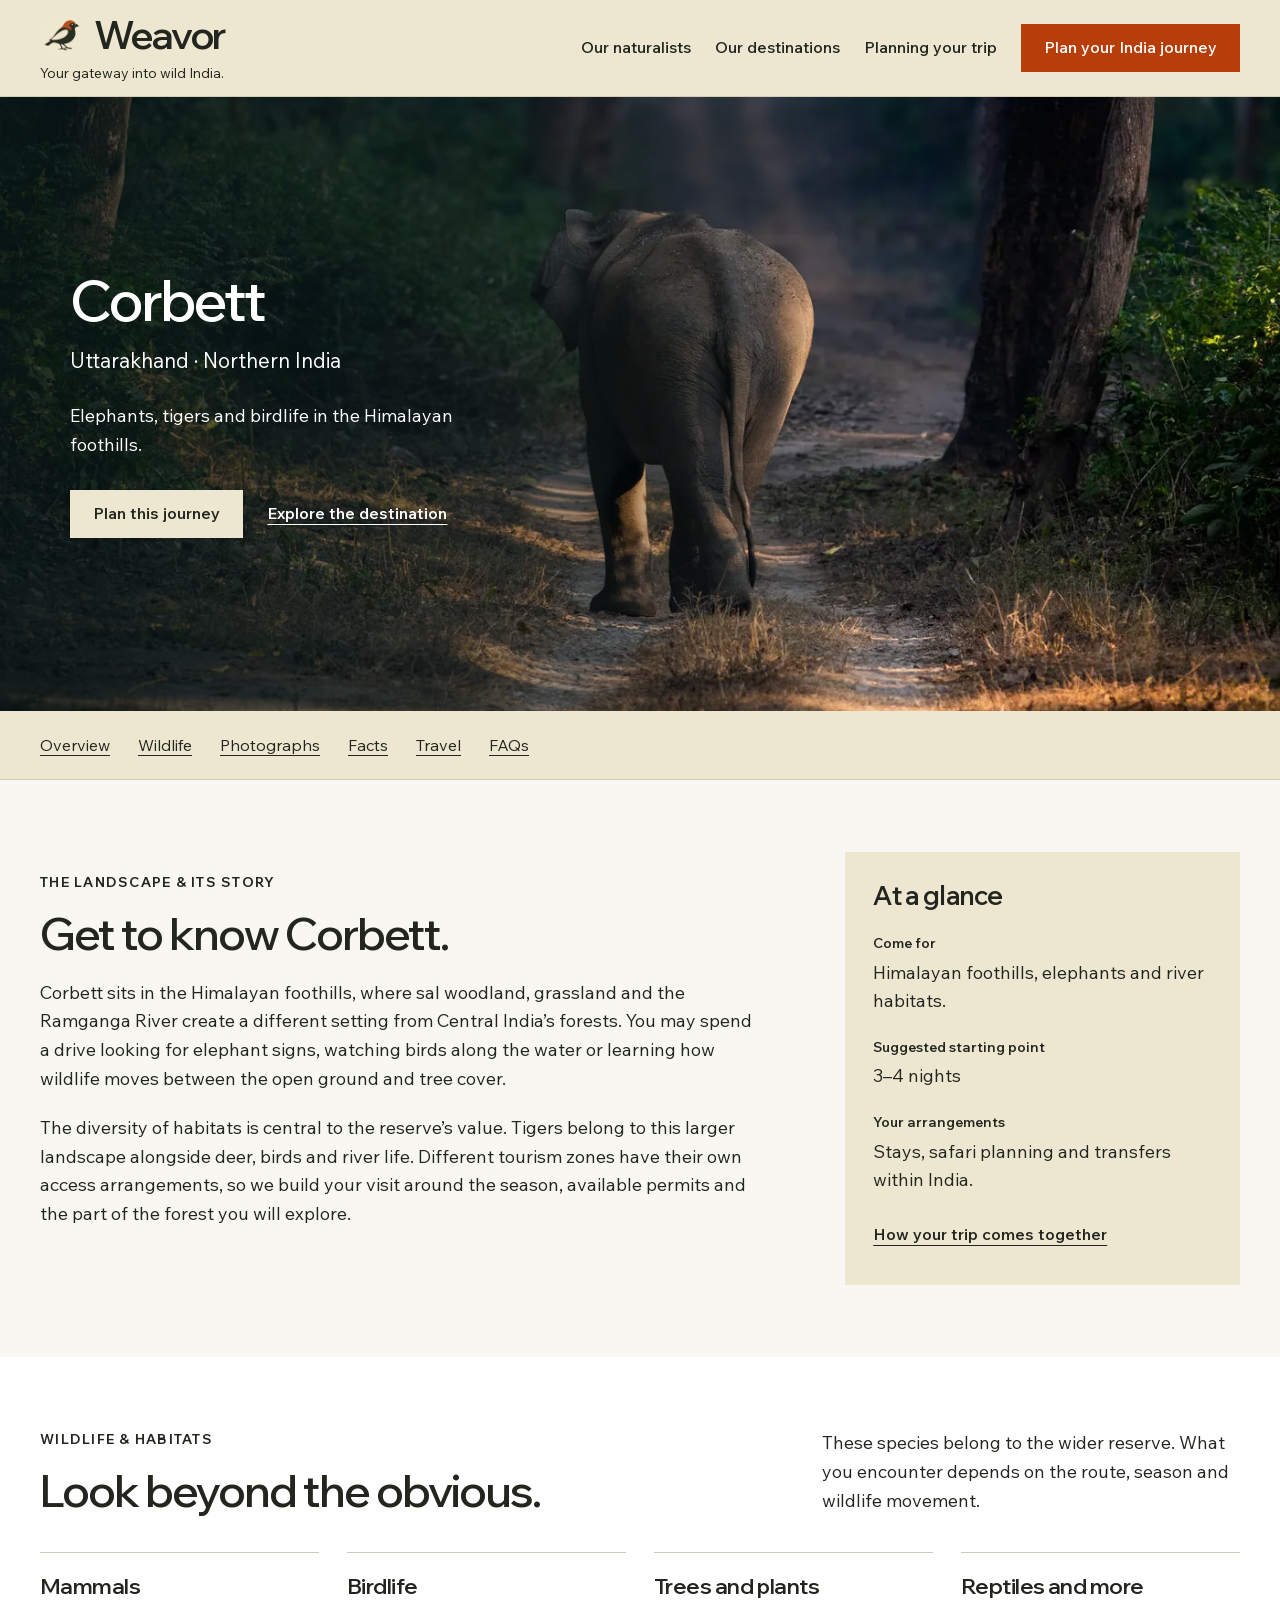
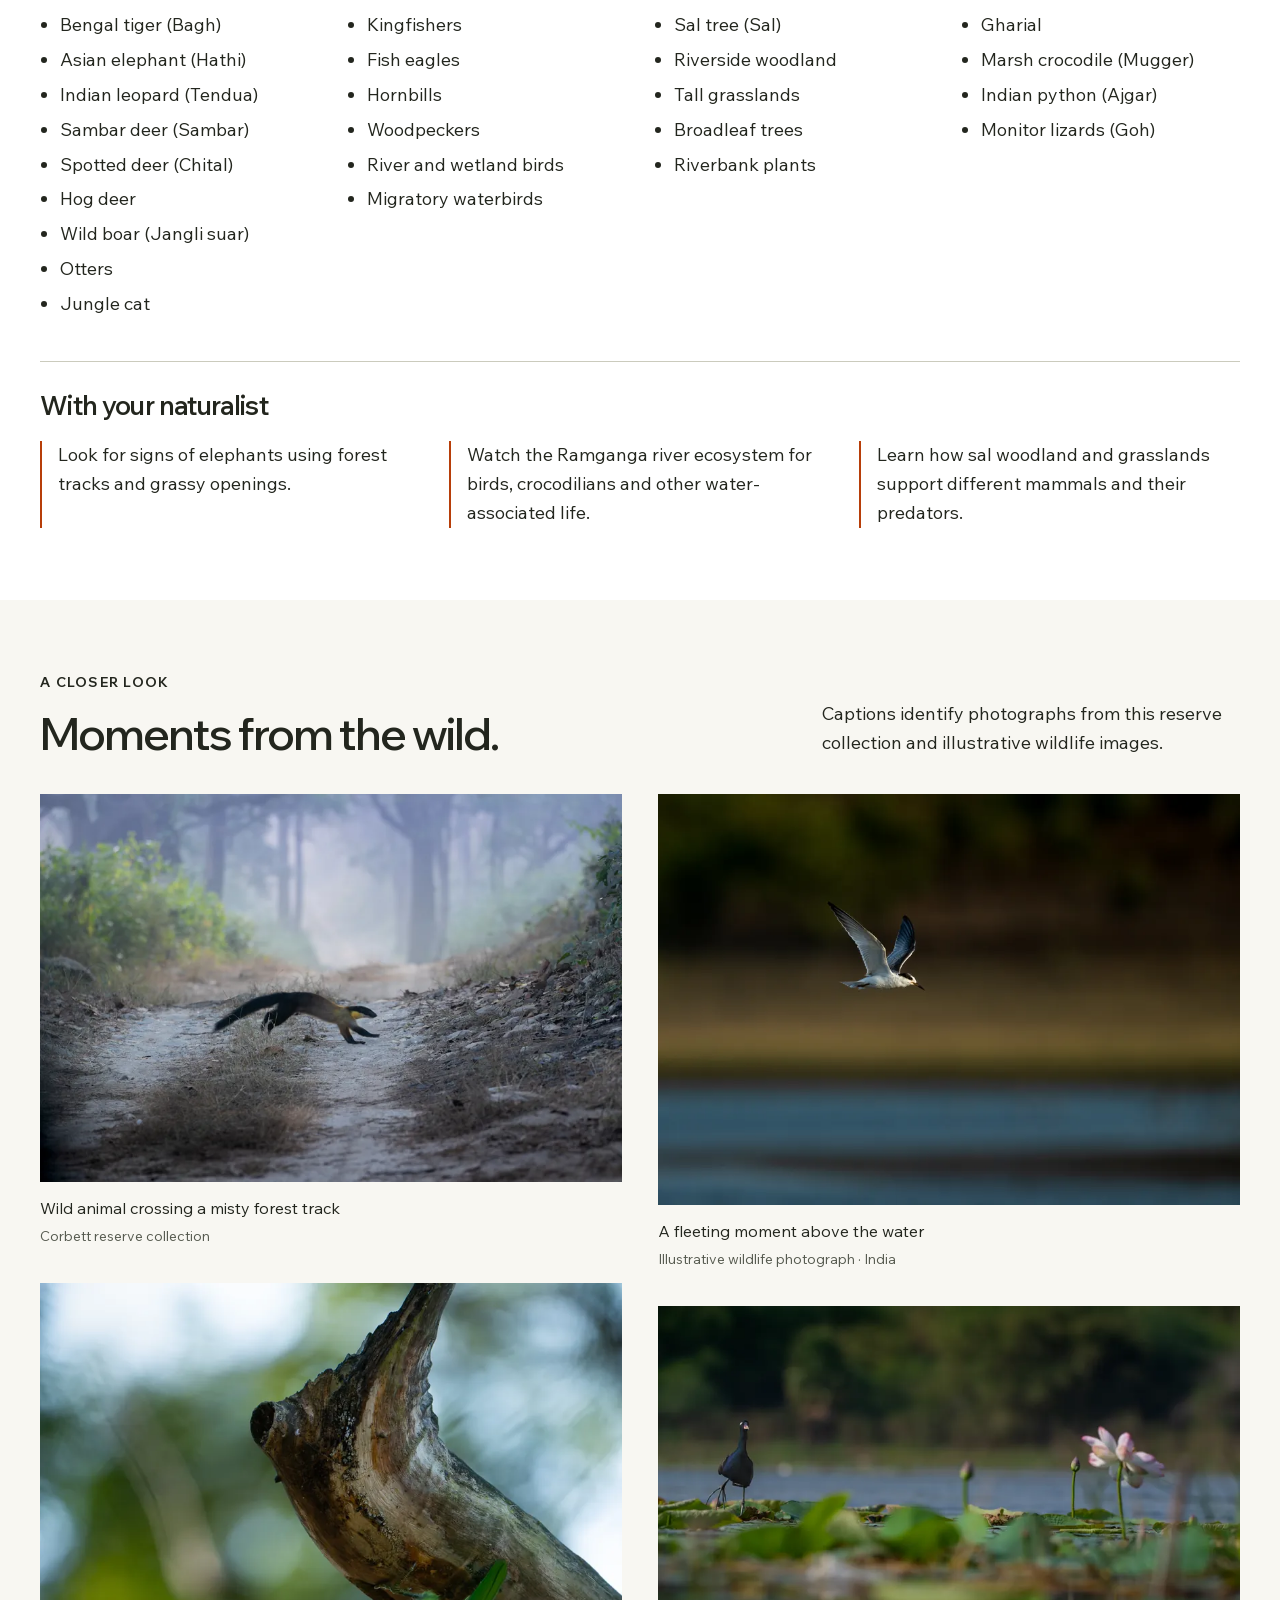
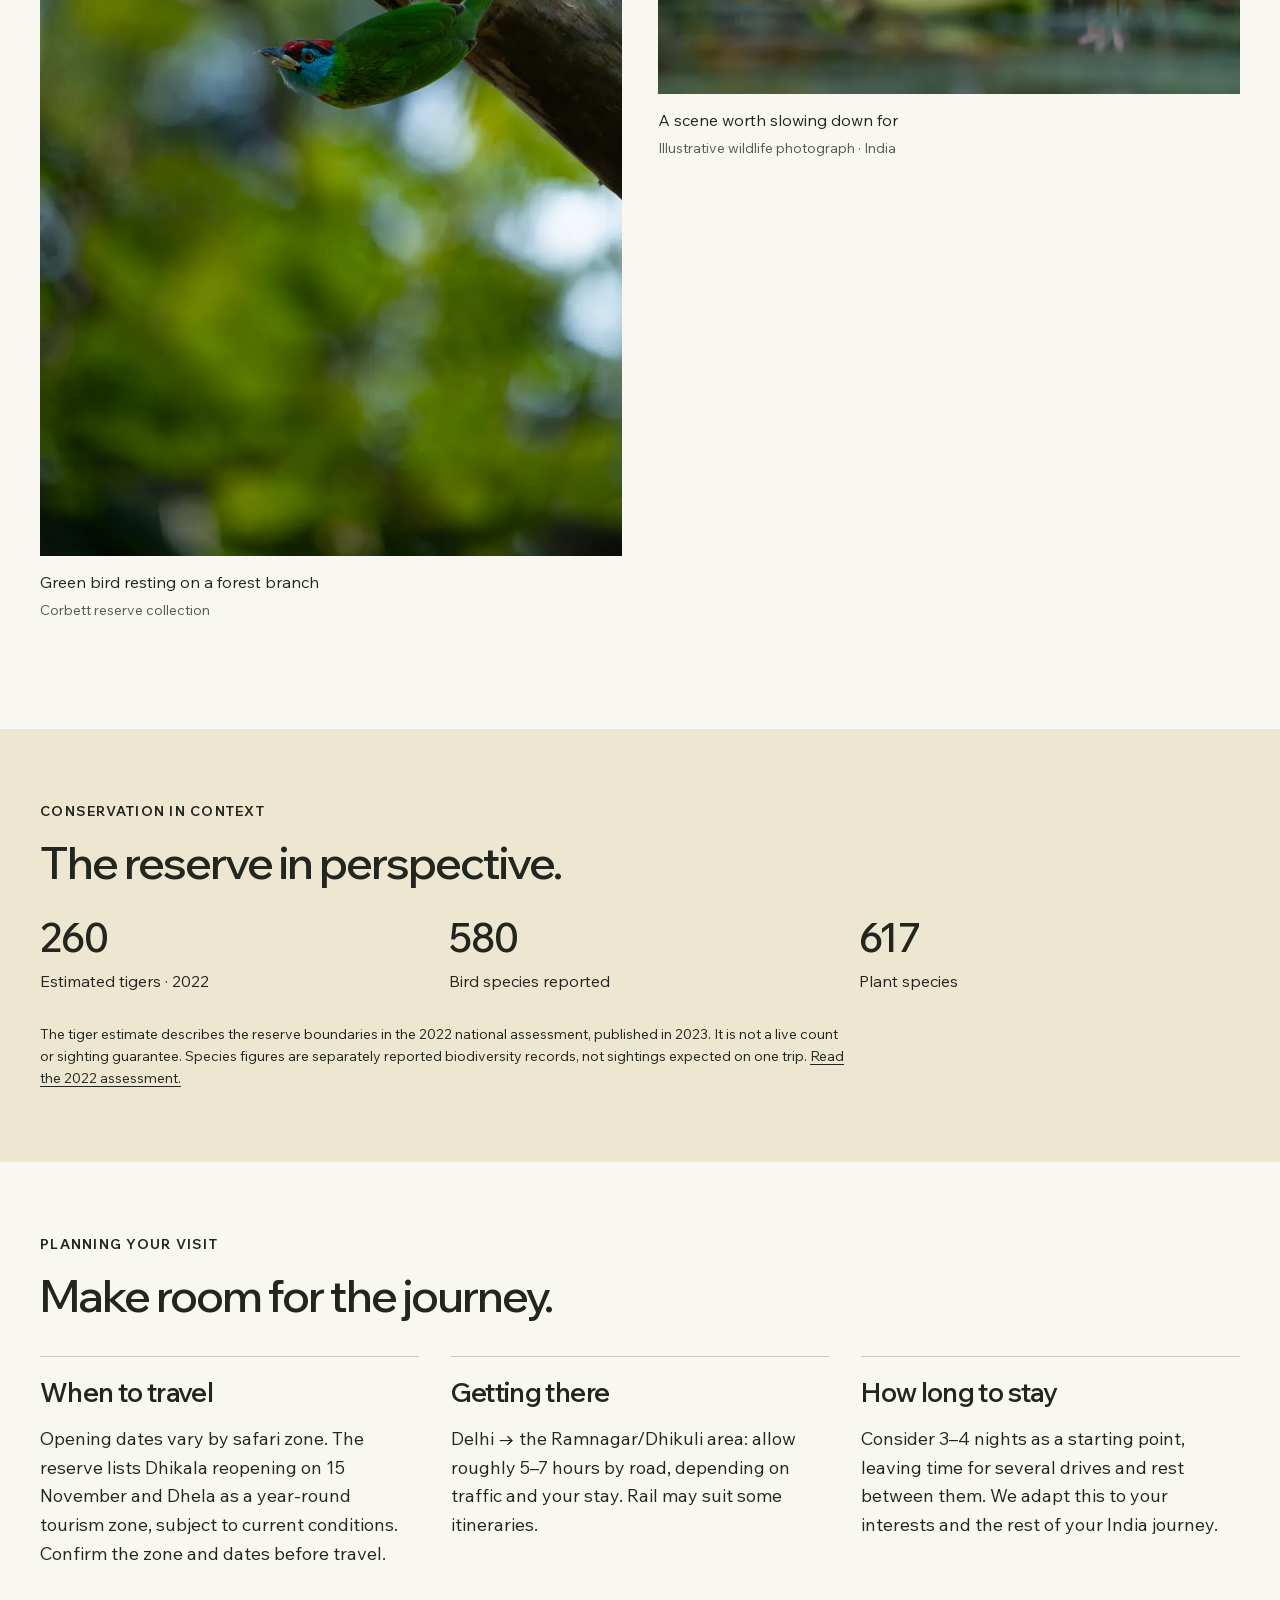
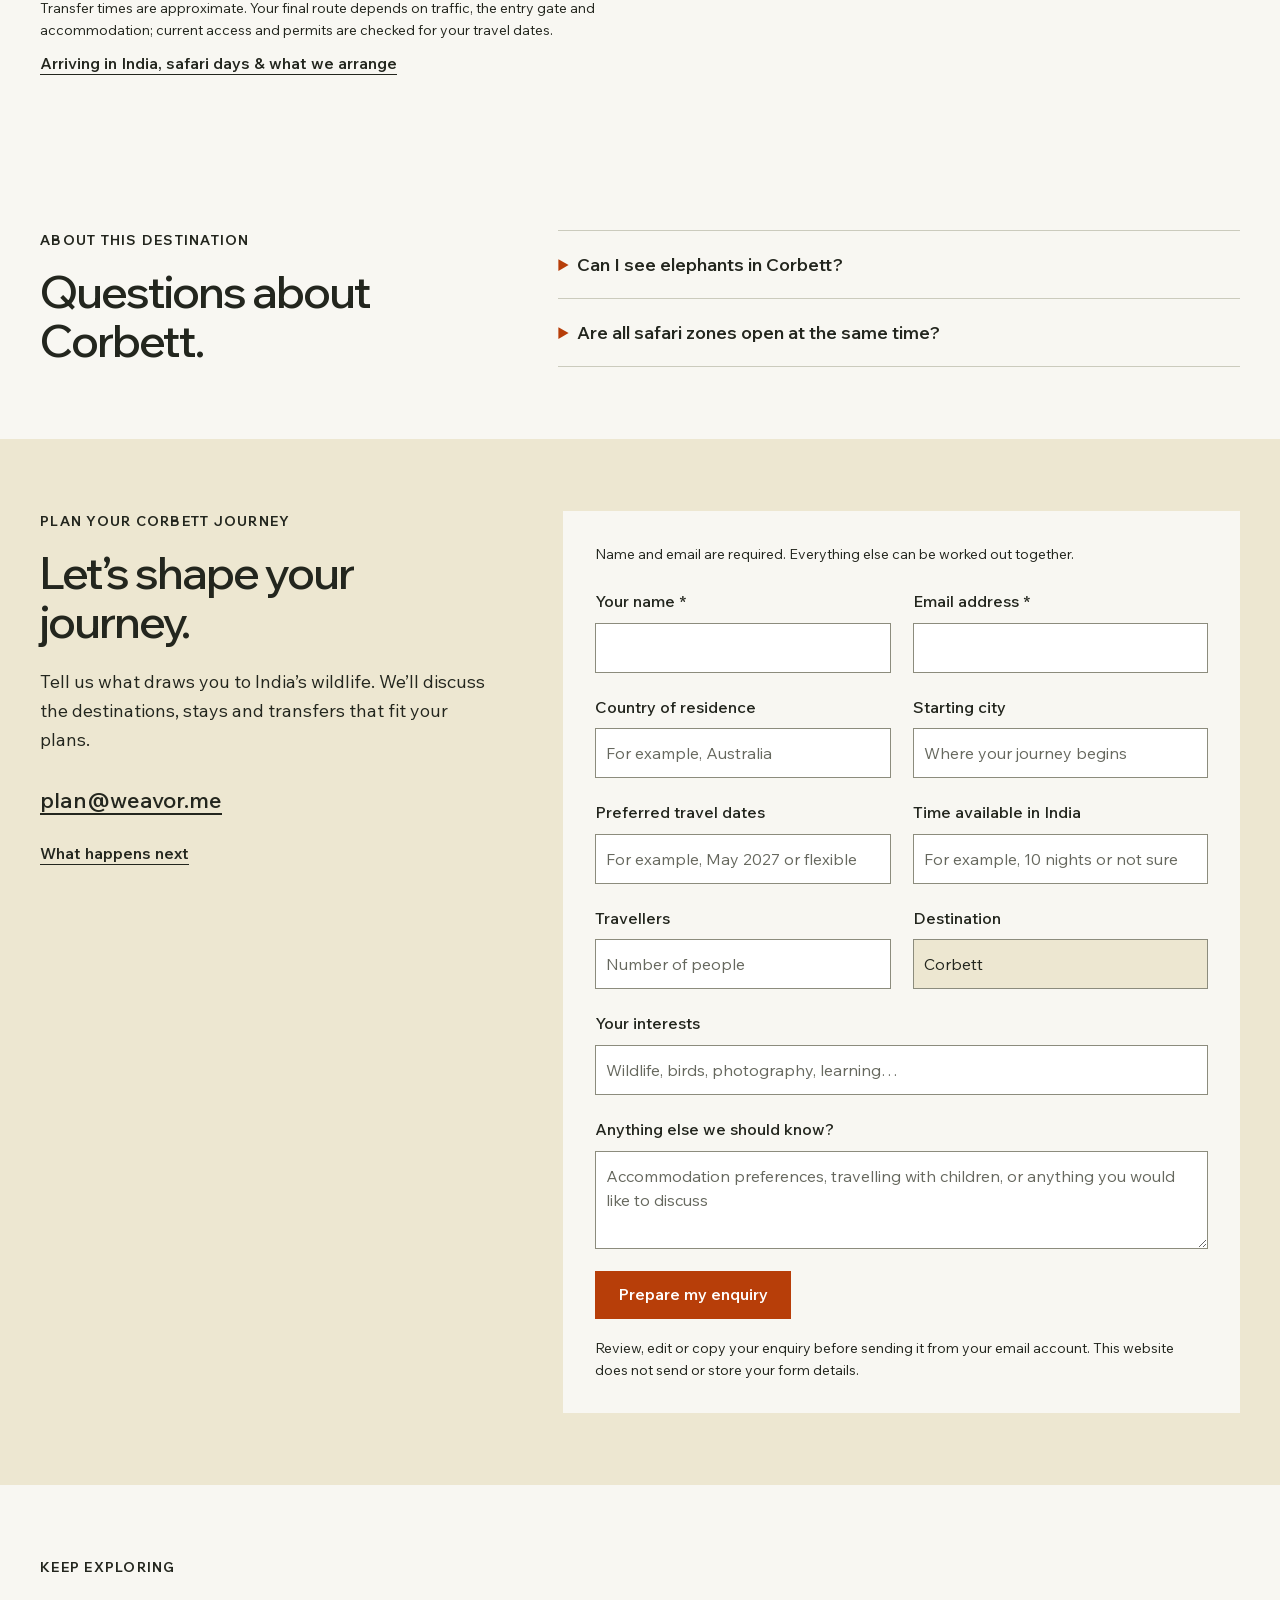
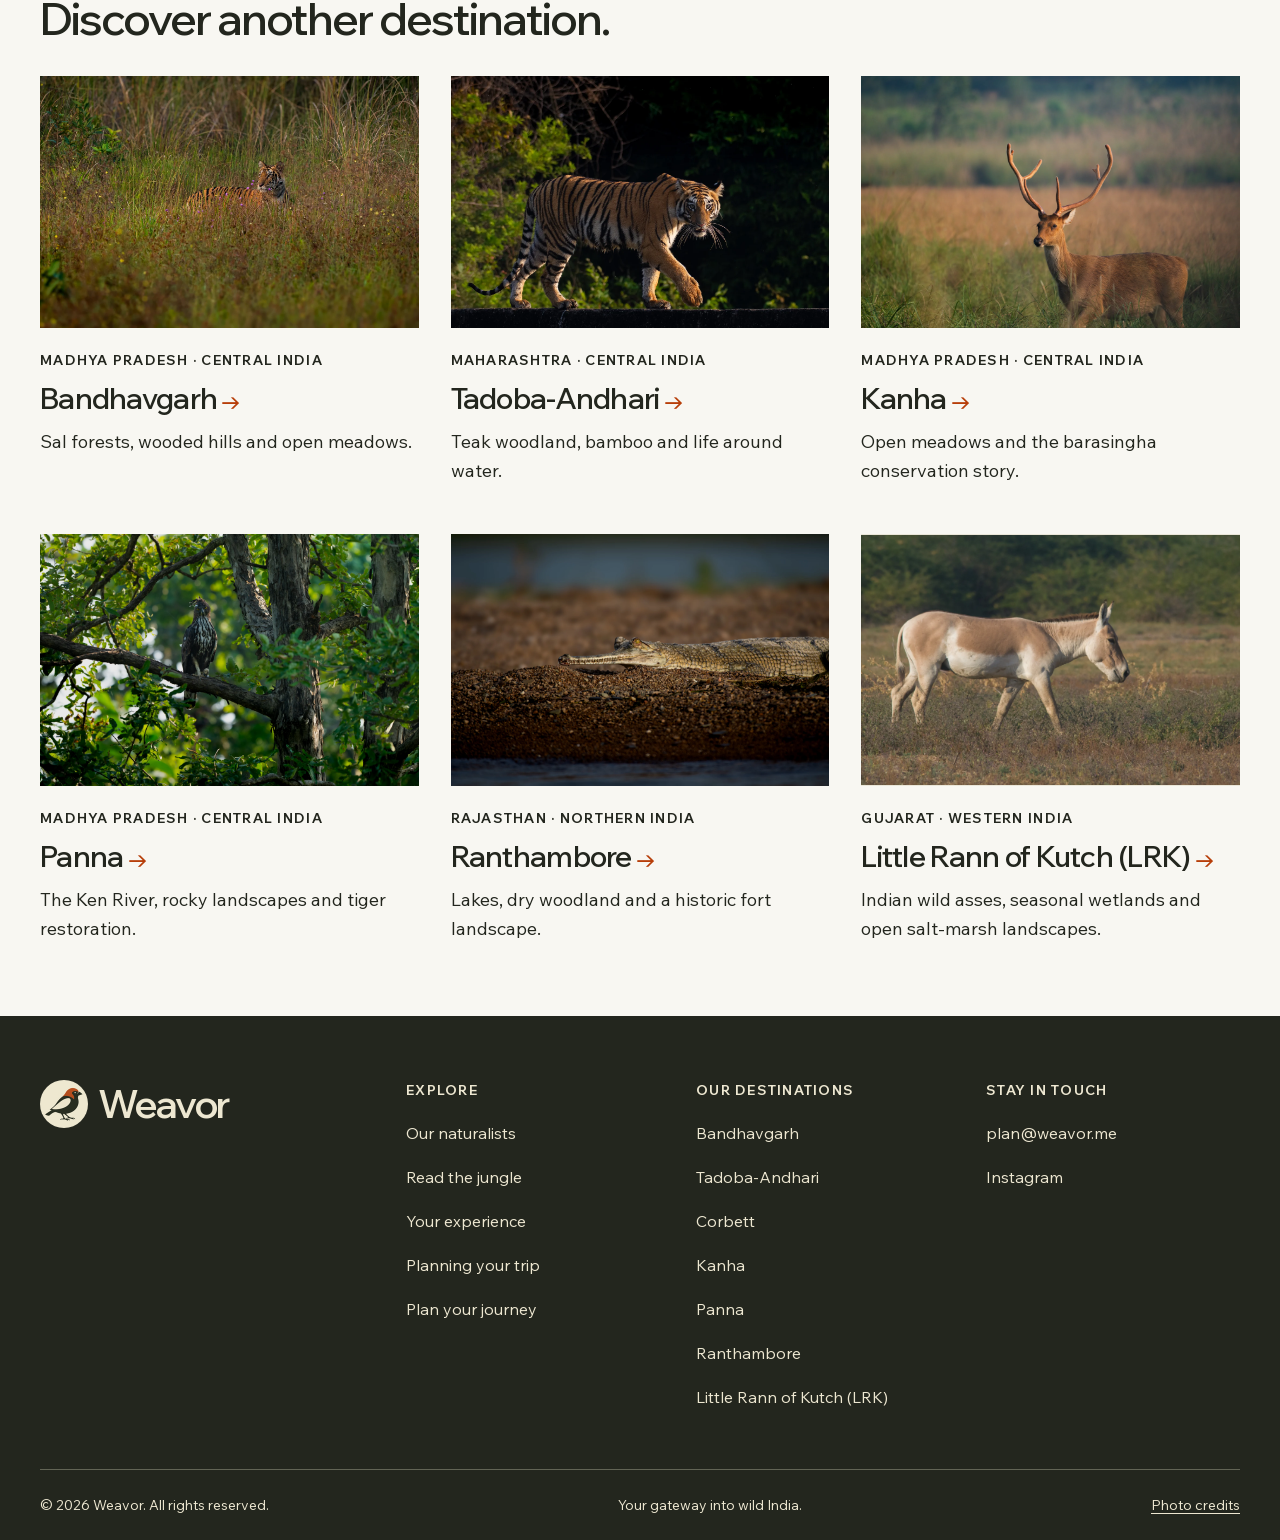
<file: forests/corbett/index.html>
<!DOCTYPE html><html lang="en"><head><link rel="icon" href="/favicon.ico" sizes="16x16 32x32 48x48"><link rel="icon" type="image/png" sizes="32x32" href="/weavor-bird-32.png"><link rel="icon" type="image/png" sizes="96x96" href="/weavor-bird-96.png"><link rel="apple-touch-icon" sizes="180x180" href="/apple-touch-icon.png"><meta charset="utf-8"><meta name="viewport" content="width=device-width, initial-scale=1"><title>Corbett Wildlife Journeys in India | Weavor</title><meta name="description" content="Explore Corbett with local naturalists. Himalayan foothills, elephants and river habitats. Plan stays, safaris and transfers for your India journey."><meta name="theme-color" content="#ede7d1"><link rel="canonical" href="https://weavor.me/forests/corbett/"><link rel="stylesheet" href="/assets/index-CcdcExhb.css"><link rel="stylesheet" href="/assets/forest-extension-6511bfc72d.css"><meta property="og:title" content="Corbett Wildlife Journeys in India | Weavor"><meta property="og:description" content="Explore Corbett with local naturalists. Himalayan foothills, elephants and river habitats. Plan stays, safaris and transfers for your India journey."><meta property="og:type" content="website"><meta property="og:url" content="https://weavor.me/forests/corbett/"><meta property="og:image" content="https://weavor.me/forests/corbett/images/corbett-elephant-wide.webp"><meta name="twitter:card" content="summary_large_image"><script type="module" src="/assets/forest-page-9750419e36.js"></script></head><body class="static-page" data-forest="corbett"><a class="skip-link" href="#main">Skip to content</a><header class="header"><div class="header-inner"><a class="wordmark" href="/#home" aria-label="Weavor home"><img class="brand-bird" src="/weavor-bird-96.png" width="96" height="96" alt="" aria-hidden="true" decoding="async"><span class="brand-name">Weavor</span><span class="brand-tagline">Your gateway into wild India.</span></a><button class="menu-toggle" type="button" aria-expanded="false" aria-controls="main-nav">Menu</button><nav class="nav" id="main-nav" aria-label="Main navigation"><a href="/#naturalists">Our naturalists</a><a href="/#reserves">Our destinations</a><a href="/planning-your-trip/">Planning your trip</a><a class="button" href="#enquire">Plan your India journey</a></nav></div></header><main id="main"><section class="cover cover--overlay forest-cover" style="--cover-position:50% 60%;--cover-max-aspect:2.1"><figure class="cover-media"><img src="/forests/corbett/images/corbett-elephant-wide.webp" alt="Wild elephant walking along a shaded forest track" data-photo-id="corbett-elephant" data-subject="0.4,0.45,0.26,0.25" fetchpriority="high" decoding="async" width="1400" height="2100"></figure><div class="cover-content"><div class="cover-copy"><h1>Corbett<span class="visually-hidden"> · </span><span class="cover-location">Uttarakhand · Northern India</span></h1><p class="cover-deck">Elephants, tigers and birdlife in the Himalayan foothills.</p><div class="actions"><a class="button button-light" href="#enquire">Plan this journey</a><a class="text-link" href="#overview">Explore the destination</a></div></div></div></section>
<nav class="forest-subnav" aria-label="On this page"><div class="wrap"><a href="#overview">Overview</a><a href="#wildlife">Wildlife</a><a href="#photographs">Photographs</a><a href="#facts">Facts</a><a href="#travel">Travel</a><a href="#questions">FAQs</a></div></nav>
<section class="section-pad" id="overview"><div class="wrap overview-grid"><div class="prose"><p class="eyebrow">The landscape &amp; its story</p><h2>Get to know Corbett.</h2><p>Corbett sits in the Himalayan foothills, where sal woodland, grassland and the Ramganga River create a different setting from Central India’s forests. You may spend a drive looking for elephant signs, watching birds along the water or learning how wildlife moves between the open ground and tree cover.</p><p>The diversity of habitats is central to the reserve’s value. Tigers belong to this larger landscape alongside deer, birds and river life. Different tourism zones have their own access arrangements, so we build your visit around the season, available permits and the part of the forest you will explore.</p></div><aside class="at-a-glance"><h3>At a glance</h3><dl><dt>Come for</dt><dd>Himalayan foothills, elephants and river habitats.</dd><dt>Suggested starting point</dt><dd>3–4 nights</dd><dt>Your arrangements</dt><dd>Stays, safari planning and transfers within India.</dd></dl><a class="text-link" href="/planning-your-trip/">How your trip comes together</a></aside></div></section>
<section class="section-pad wildlife" id="wildlife"><div class="wrap"><div class="section-heading"><div><p class="eyebrow">Wildlife &amp; habitats</p><h2>Look beyond the obvious.</h2></div><p>These species belong to the wider reserve. What you encounter depends on the route, season and wildlife movement.</p></div><div class="wildlife-grid"><article class="wildlife-card"><h3>Mammals</h3><ul><li>Bengal tiger (Bagh)</li><li>Asian elephant (Hathi)</li><li>Indian leopard (Tendua)</li><li>Sambar deer (Sambar)</li><li>Spotted deer (Chital)</li><li>Hog deer</li><li>Wild boar (Jangli suar)</li><li>Otters</li><li>Jungle cat</li></ul></article><article class="wildlife-card"><h3>Birdlife</h3><ul><li>Kingfishers</li><li>Fish eagles</li><li>Hornbills</li><li>Woodpeckers</li><li>River and wetland birds</li><li>Migratory waterbirds</li></ul></article><article class="wildlife-card"><h3>Trees and plants</h3><ul><li>Sal tree (Sal)</li><li>Riverside woodland</li><li>Tall grasslands</li><li>Broadleaf trees</li><li>Riverbank plants</li></ul></article><article class="wildlife-card"><h3>Reptiles and more</h3><ul><li>Gharial</li><li>Marsh crocodile (Mugger)</li><li>Indian python (Ajgar)</li><li>Monitor lizards (Goh)</li></ul></article></div><div class="observations"><h3>With your naturalist</h3><ul><li>Look for signs of elephants using forest tracks and grassy openings.</li><li>Watch the Ramganga river ecosystem for birds, crocodilians and other water-associated life.</li><li>Learn how sal woodland and grasslands support different mammals and their predators.</li></ul></div></div></section>
<section class="section-pad" id="photographs"><div class="wrap"><div class="section-heading"><div><p class="eyebrow">A closer look</p><h2>Moments from the wild.</h2></div><p>Captions identify photographs from this reserve collection and illustrative wildlife images.</p></div><div class="gallery-grid"><figure><img loading="lazy" src="/forests/corbett/images/corbett-crossing-card.webp" alt="Wild animal crossing a misty forest track" data-photo-id="corbett-crossing" width="860" height="573" decoding="async"><figcaption>Wild animal crossing a misty forest track<span>Corbett reserve collection</span></figcaption></figure><figure><img loading="lazy" src="/forests/corbett/images/corbett-bird-card.webp" alt="Green bird resting on a forest branch" data-photo-id="corbett-bird" width="860" height="1290" decoding="async"><figcaption>Green bird resting on a forest branch<span>Corbett reserve collection</span></figcaption></figure><figure><img loading="lazy" src="/forests/corbett/images/birds-in-flight-card.webp" alt="Small bird in flight over a tranquil river" data-photo-id="birds-in-flight" width="860" height="607" decoding="async"><figcaption>A fleeting moment above the water<span>Illustrative wildlife photograph · India</span></figcaption></figure><figure><img loading="lazy" src="/forests/corbett/images/birds-water-garden-card.webp" alt="Peafowl standing near wetland flowers and leaves" data-photo-id="birds-water-garden" width="860" height="573" decoding="async"><figcaption>A scene worth slowing down for<span>Illustrative wildlife photograph · India</span></figcaption></figure></div></div></section>
<section class="section-pad forest-facts" id="facts"><div class="wrap"><p class="eyebrow">Conservation in context</p><h2>The reserve in perspective.</h2><dl class="facts-grid"><div><dt>Estimated tigers · 2022</dt><dd>260</dd></div><div><dt>Bird species reported</dt><dd>580</dd></div><div><dt>Plant species</dt><dd>617</dd></div></dl><p class="source-note">The tiger estimate describes the reserve boundaries in the 2022 national assessment, published in 2023. It is not a live count or sighting guarantee. Species figures are separately reported biodiversity records, not sightings expected on one trip. <a href="https://nationalcampa.nic.in/dashboard/schemesPDF/66a8c63288575.pdf" target="_blank" rel="noreferrer">Read the 2022 assessment.</a></p></div></section>
<section class="section-pad" id="travel"><div class="wrap"><div class="section-heading"><div><p class="eyebrow">Planning your visit</p><h2>Make room for the journey.</h2></div></div><div class="travel-grid"><article><h3>When to travel</h3><p>Opening dates vary by safari zone. The reserve lists Dhikala reopening on 15 November and Dhela as a year-round tourism zone, subject to current conditions. Confirm the zone and dates before travel.</p></article><article><h3>Getting there</h3><p>Delhi → the Ramnagar/Dhikuli area: allow roughly 5–7 hours by road, depending on traffic and your stay. Rail may suit some itineraries.</p></article><article><h3>How long to stay</h3><p>Consider 3–4 nights as a starting point, leaving time for several drives and rest between them. We adapt this to your interests and the rest of your India journey.</p></article></div><p class="travel-note">Transfer times are approximate. Your final route depends on traffic, the entry gate and accommodation; current access and permits are checked for your travel dates.</p><a class="text-link" href="/planning-your-trip/">Arriving in India, safari days &amp; what we arrange</a></div></section>
<section class="section-pad" id="questions"><div class="wrap faq-layout"><div><p class="eyebrow">About this destination</p><h2>Questions about Corbett.</h2></div><div class="faq-list"><details><summary>Can I see elephants in Corbett?</summary><p>Wild Asian elephants live in the wider reserve and may be encountered in permitted tourism areas. Like all wildlife sightings, encounters are not guaranteed.</p></details><details><summary>Are all safari zones open at the same time?</summary><p>No. Seasonal schedules vary by zone, and some close earlier than others. We check the specific areas appropriate for your travel dates.</p></details></div></div></section>
<section class="section-pad enquiry" id="enquire"><div class="wrap enquiry-layout"><div class="enquiry-copy"><p class="eyebrow">Plan your Corbett journey</p><h2>Let’s shape your journey.</h2><p>Tell us what draws you to India’s wildlife. We’ll discuss the destinations, stays and transfers that fit your plans.</p><a class="contact-email" href="mailto:plan@weavor.me">plan@weavor.me</a><a class="text-link" href="/planning-your-trip/#your-proposal">What happens next</a></div><div class="enquiry-panel"><form data-weavor-enquiry=""><p class="form-note">Name and email are required. Everything else can be worked out together.</p><div class="form-grid"><label>Your name <span aria-hidden="true">*</span><input id="your-name" name="name" autocomplete="name" required=""></label><label>Email address <span aria-hidden="true">*</span><input name="email" type="email" autocomplete="email" required=""></label><label>Country of residence<input name="country" autocomplete="country-name" placeholder="For example, Australia"></label><label>Starting city<input name="startingCity" placeholder="Where your journey begins"></label><label>Preferred travel dates<input name="dates" placeholder="For example, May 2027 or flexible"></label><label>Time available in India<input name="duration" placeholder="For example, 10 nights or not sure"></label><label>Travellers<input name="travellers" type="number" min="1" max="99" placeholder="Number of people"></label><label>Destination<input name="forest" aria-label="Chosen destination" readonly="" value="Corbett"></label></div><label>Your interests<input name="interests" placeholder="Wildlife, birds, photography, learning…"></label><label>Anything else we should know?<textarea name="message" rows="3" placeholder="Accommodation preferences, travelling with children, or anything you would like to discuss"></textarea></label><button class="button" type="submit" disabled="">Prepare my enquiry</button><p class="form-note">Review, edit or copy your enquiry before sending it from your email account. This website does not send or store your form details.</p><noscript><p>Please email <a href="mailto:plan@weavor.me">plan@weavor.me</a> directly. JavaScript is needed for the enquiry preview.</p></noscript></form></div></div></section>
<section class="section-pad other-forests" id="other-forests"><div class="wrap"><p class="eyebrow">Keep exploring</p><h2>Discover another destination.</h2><div class="reserve-grid"><a class="reserve-card" href="/forests/bandhavgarh/" aria-label="Explore Bandhavgarh"><span class="reserve-photo"><img src="/assets/bandhavgarh-forest-card-311cd8e846.webp" width="1400" height="933" alt="Tiger resting among the grasses in Bandhavgarh" data-photo-id="bandhavgarh-tiger-grass" loading="lazy" decoding="async"><span class="image-fallback" hidden="">Image not available.</span></span><p class="eyebrow">Madhya Pradesh · Central India</p><h3>Bandhavgarh</h3><p class="reserve-description">Sal forests, wooded hills and open meadows.</p></a><a class="reserve-card" href="/forests/tadoba-andhari/" aria-label="Explore Tadoba-Andhari"><span class="reserve-photo"><img src="/assets/tadoba-andhari-forest-card-9ec5bc07e4.webp" width="1400" height="933" alt="Tiger walking out of the forest in Tadoba-Andhari" data-photo-id="drive-tadoba-andhari-card" loading="lazy" decoding="async"><span class="image-fallback" hidden="">Image not available.</span></span><p class="eyebrow">Maharashtra · Central India</p><h3>Tadoba-Andhari</h3><p class="reserve-description">Teak woodland, bamboo and life around water.</p></a><a class="reserve-card" href="/forests/kanha/" aria-label="Explore Kanha"><span class="reserve-photo"><img src="/assets/kanha-forest-card-3bcee0b54d.webp" width="2400" height="1600" alt="Antlered deer standing in the meadow at Kanha" data-photo-id="kanha-stag" loading="lazy" decoding="async"><span class="image-fallback" hidden="">Image not available.</span></span><p class="eyebrow">Madhya Pradesh · Central India</p><h3>Kanha</h3><p class="reserve-description">Open meadows and the barasingha conservation story.</p></a><a class="reserve-card" href="/forests/panna/" aria-label="Explore Panna"><span class="reserve-photo"><img src="/assets/panna-forest-card-911e82a993.webp" width="2400" height="1600" alt="Bird of prey perched among the trees in Panna" data-photo-id="panna-raptor" loading="lazy" decoding="async"><span class="image-fallback" hidden="">Image not available.</span></span><p class="eyebrow">Madhya Pradesh · Central India</p><h3>Panna</h3><p class="reserve-description">The Ken River, rocky landscapes and tiger restoration.</p></a><a class="reserve-card" href="/forests/ranthambore/" aria-label="Explore Ranthambore"><span class="reserve-photo"><img src="/assets/ranthambore-forest-card-3f31ce16ae.webp" width="2400" height="1600" alt="Crocodile resting beside the water in Ranthambore" data-photo-id="ranthambore-crocodile" loading="lazy" decoding="async"><span class="image-fallback" hidden="">Image not available.</span></span><p class="eyebrow">Rajasthan · Northern India</p><h3>Ranthambore</h3><p class="reserve-description">Lakes, dry woodland and a historic fort landscape.</p></a><a class="reserve-card" href="/destinations/little-rann-of-kutch/" aria-label="Explore Little Rann of Kutch (LRK)"><span class="reserve-photo"><img src="/assets/lrk/wild-ass.webp" width="2000" height="1324" alt="Indian wild ass walking through scrub in the Little Rann of Kutch" data-photo-id="lrk-wild-ass" loading="lazy" decoding="async"><span class="image-fallback" hidden="">Image not available.</span></span><p class="eyebrow">Gujarat · Western India</p><h3>Little Rann of Kutch (LRK)</h3><p class="reserve-description">Indian wild asses, seasonal wetlands and open salt-marsh landscapes.</p></a></div></div></section></main><footer class="footer"><div class="footer-top wrap"><div><a class="footer-wordmark" href="/#home" aria-label="Weavor home"><img class="brand-bird" src="/weavor-bird-96.png" width="96" height="96" alt="" aria-hidden="true" decoding="async"><span class="brand-name">Weavor</span></a></div><div><p class="eyebrow">Explore</p><a href="/#naturalists">Our naturalists</a><a href="/#read-the-jungle">Read the jungle</a><a href="/#experience">Your experience</a><a href="/planning-your-trip/">Planning your trip</a><a href="#enquire">Plan your journey</a></div><div><p class="eyebrow">Our destinations</p><a href="/forests/bandhavgarh/">Bandhavgarh</a><a href="/forests/tadoba-andhari/">Tadoba-Andhari</a><a href="/forests/corbett/">Corbett</a><a href="/forests/kanha/">Kanha</a><a href="/forests/panna/">Panna</a><a href="/forests/ranthambore/">Ranthambore</a><a href="/destinations/little-rann-of-kutch/">Little Rann of Kutch (LRK)</a></div><div><p class="eyebrow">Stay in touch</p><a href="mailto:plan@weavor.me">plan@weavor.me</a><a href="https://www.instagram.com/weavor.experience/" target="_blank" rel="noreferrer">Instagram</a></div></div><div class="footer-bottom wrap"><span>© 2026 Weavor. All rights reserved.</span><span>Your gateway into wild India.</span><a href="/photo-credits/">Photo credits</a></div></footer></body></html>
</file>
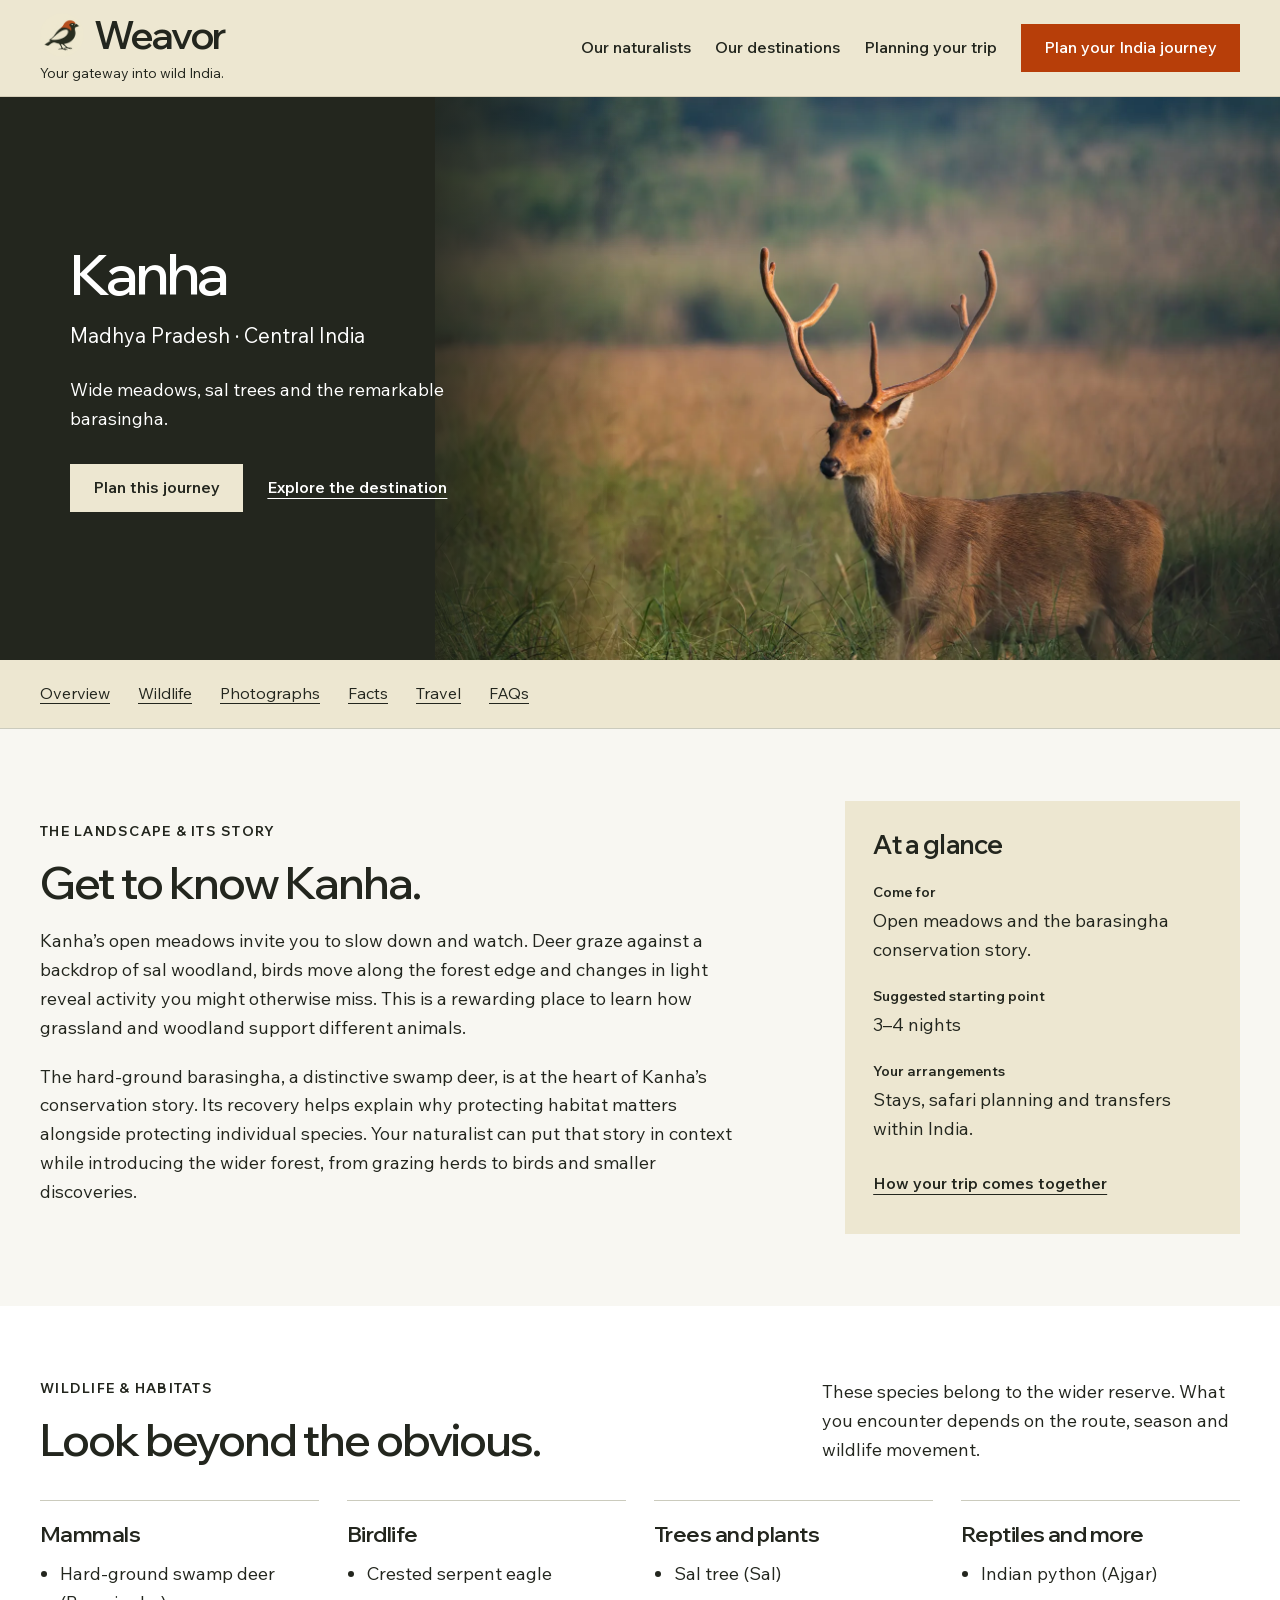
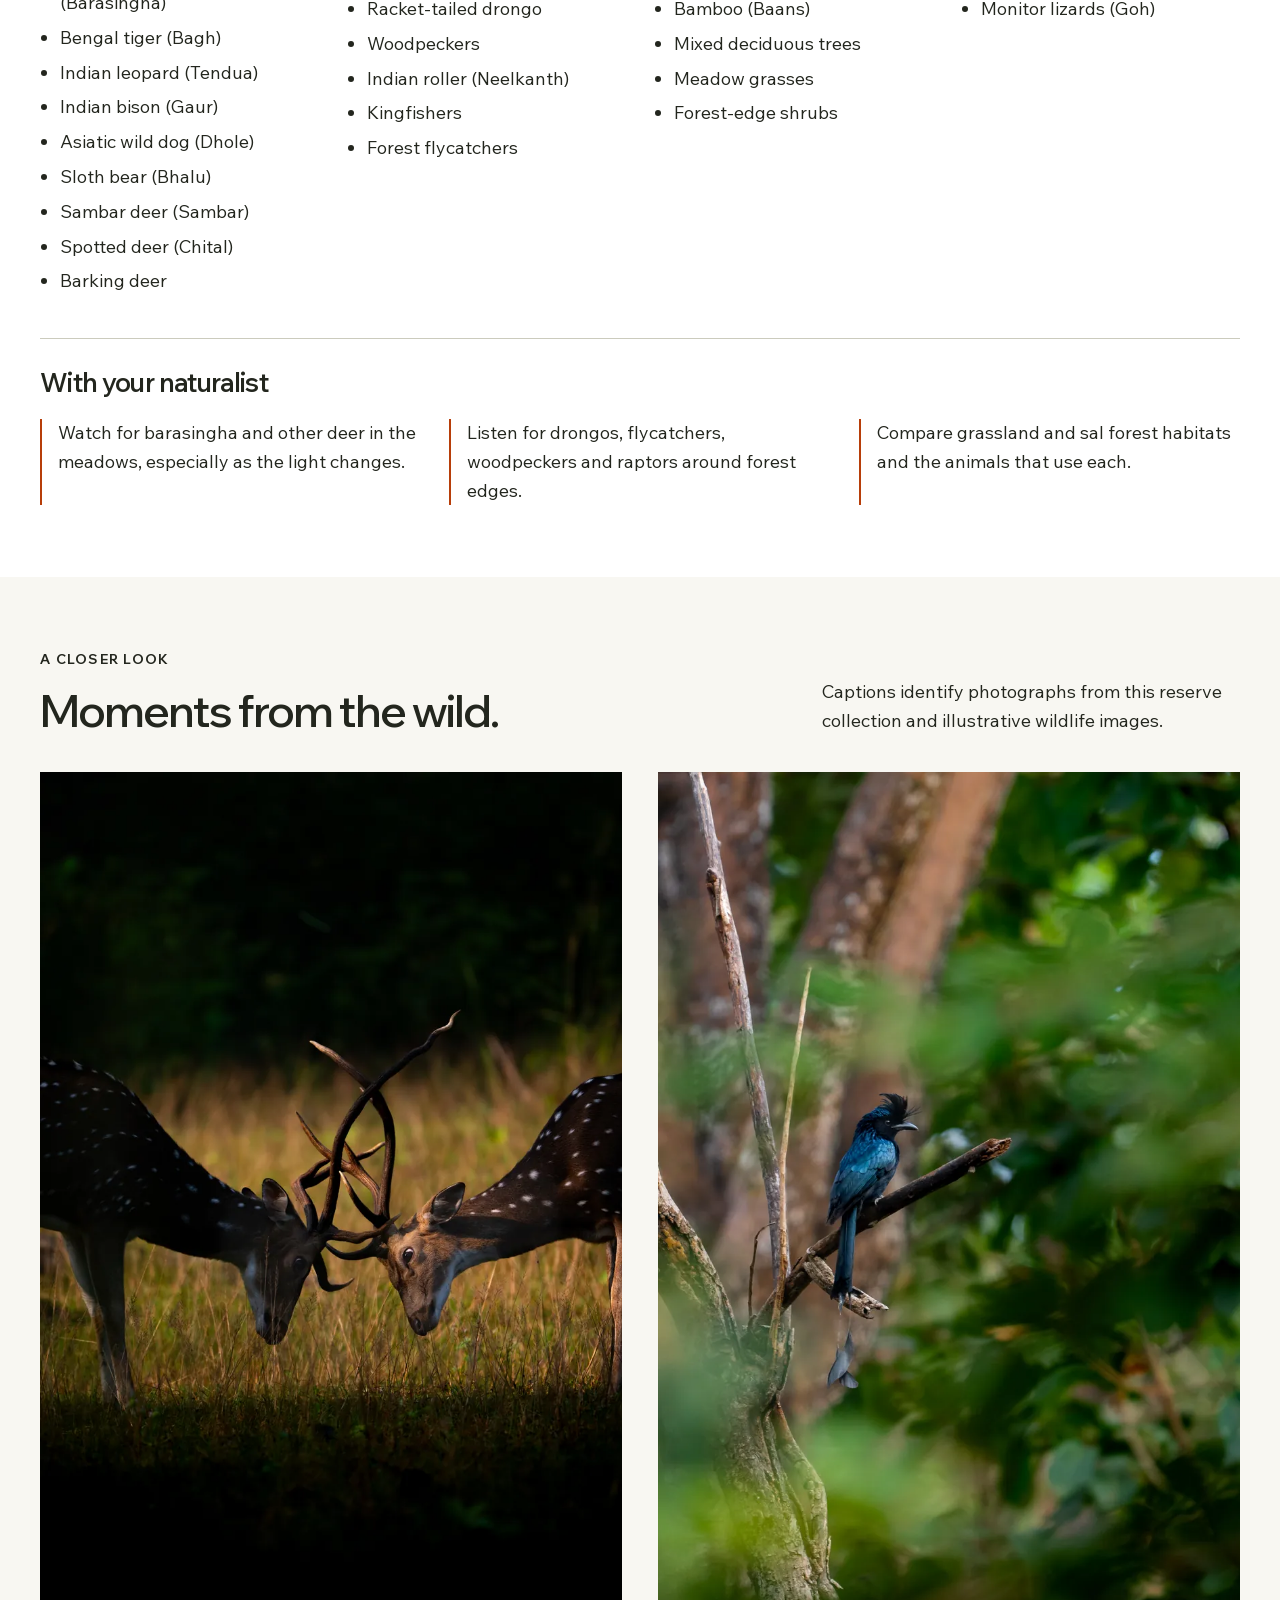
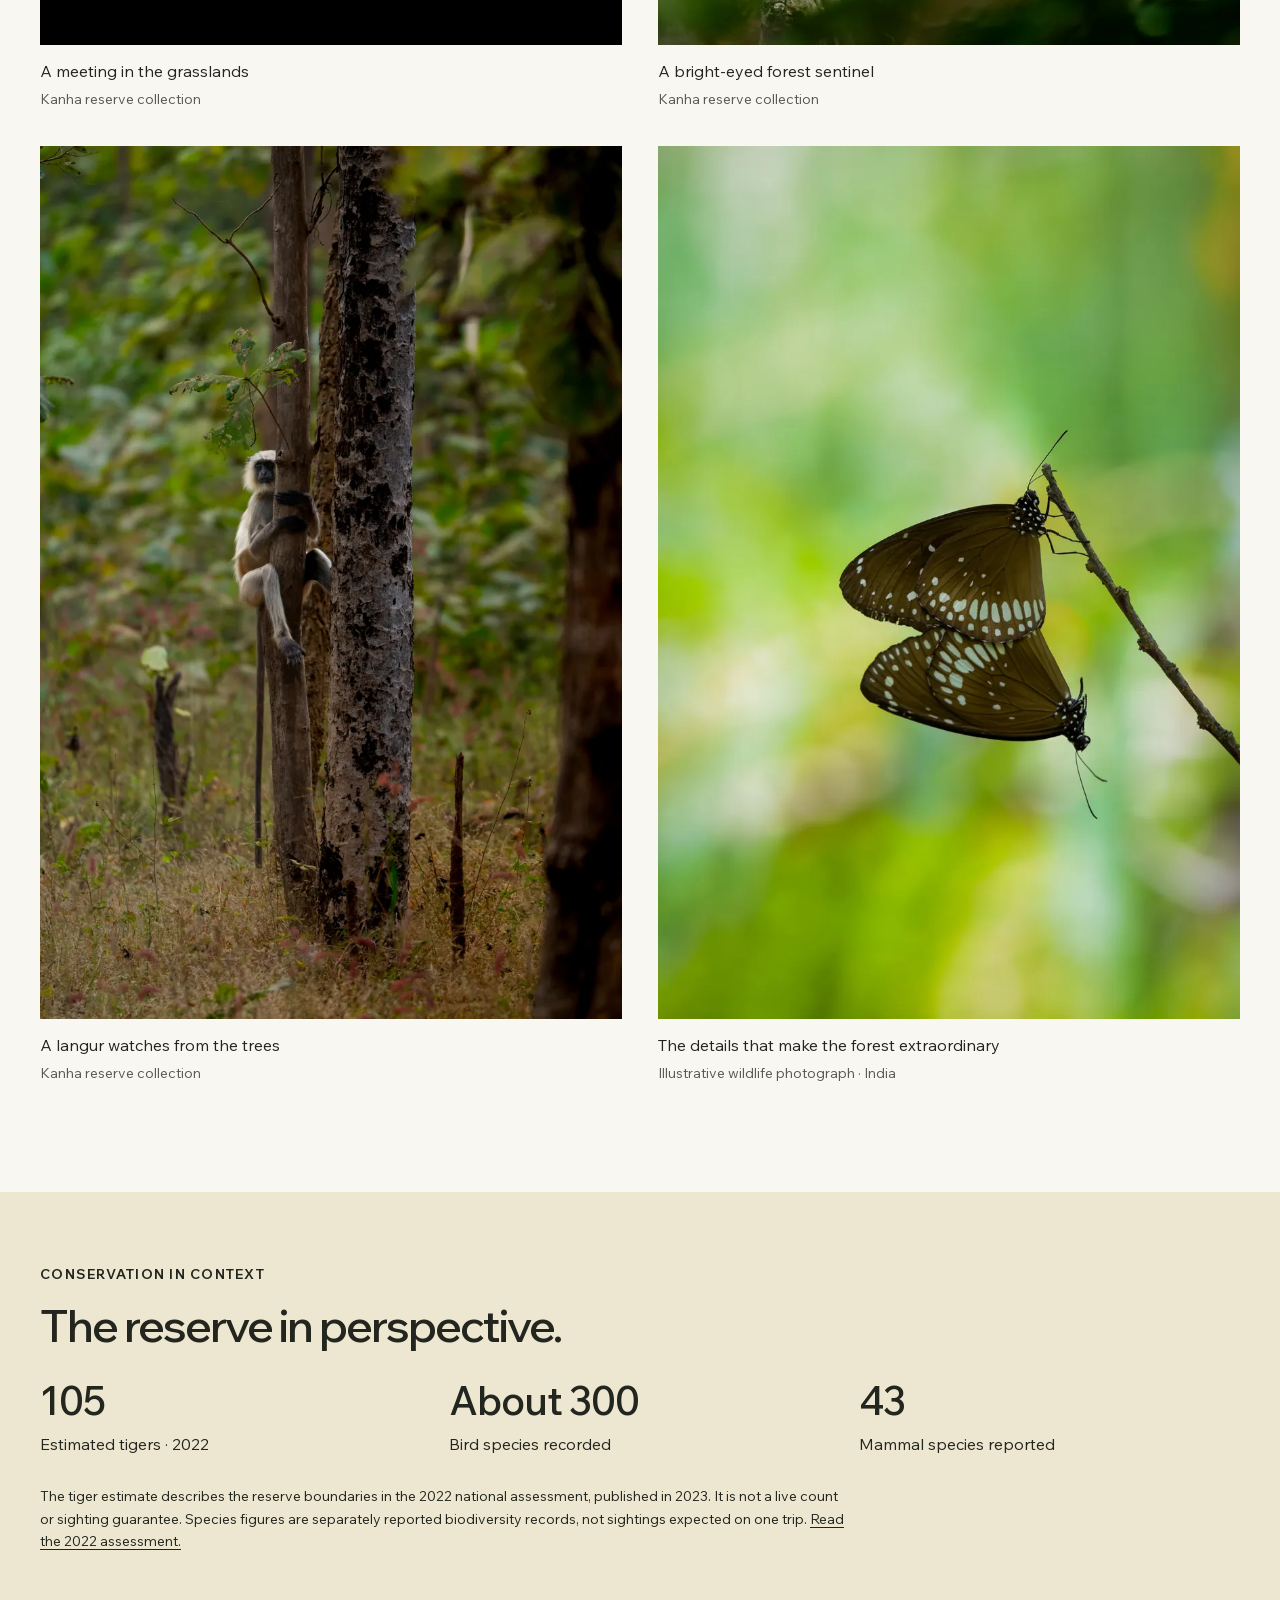
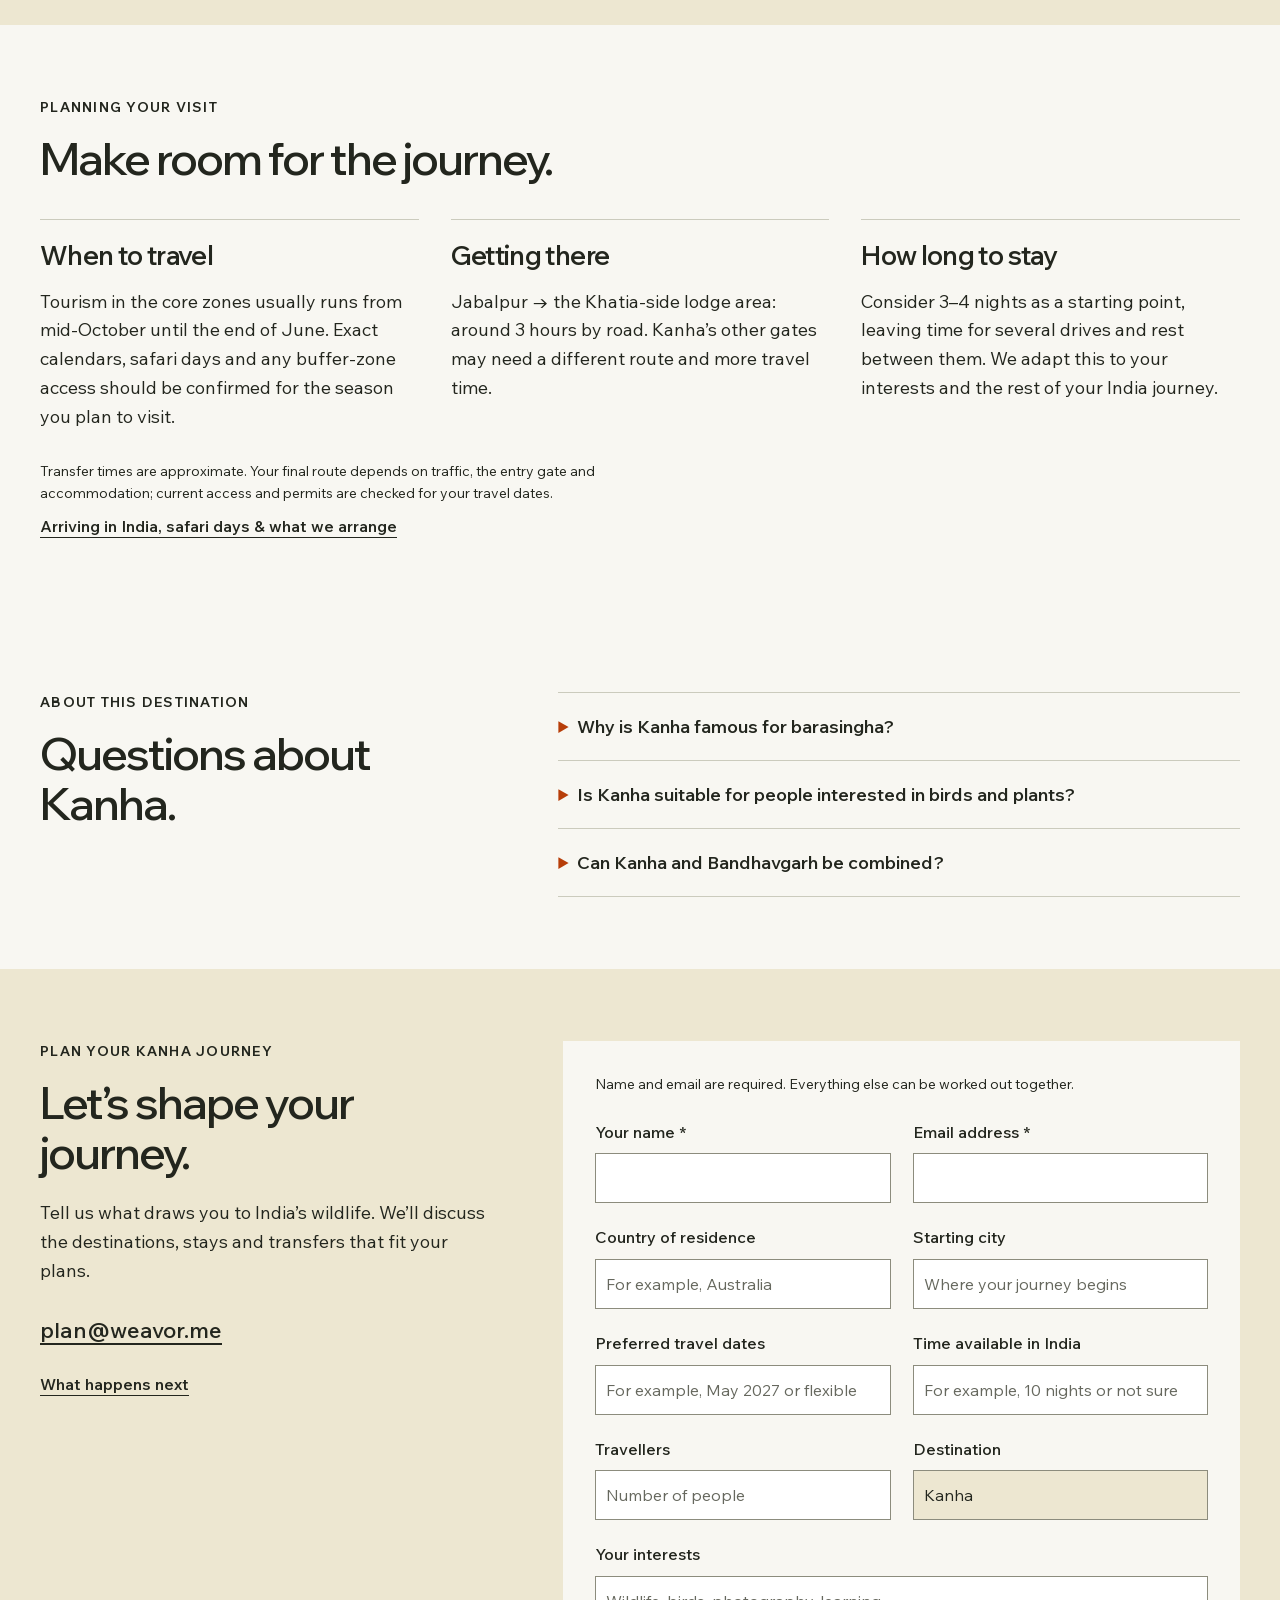
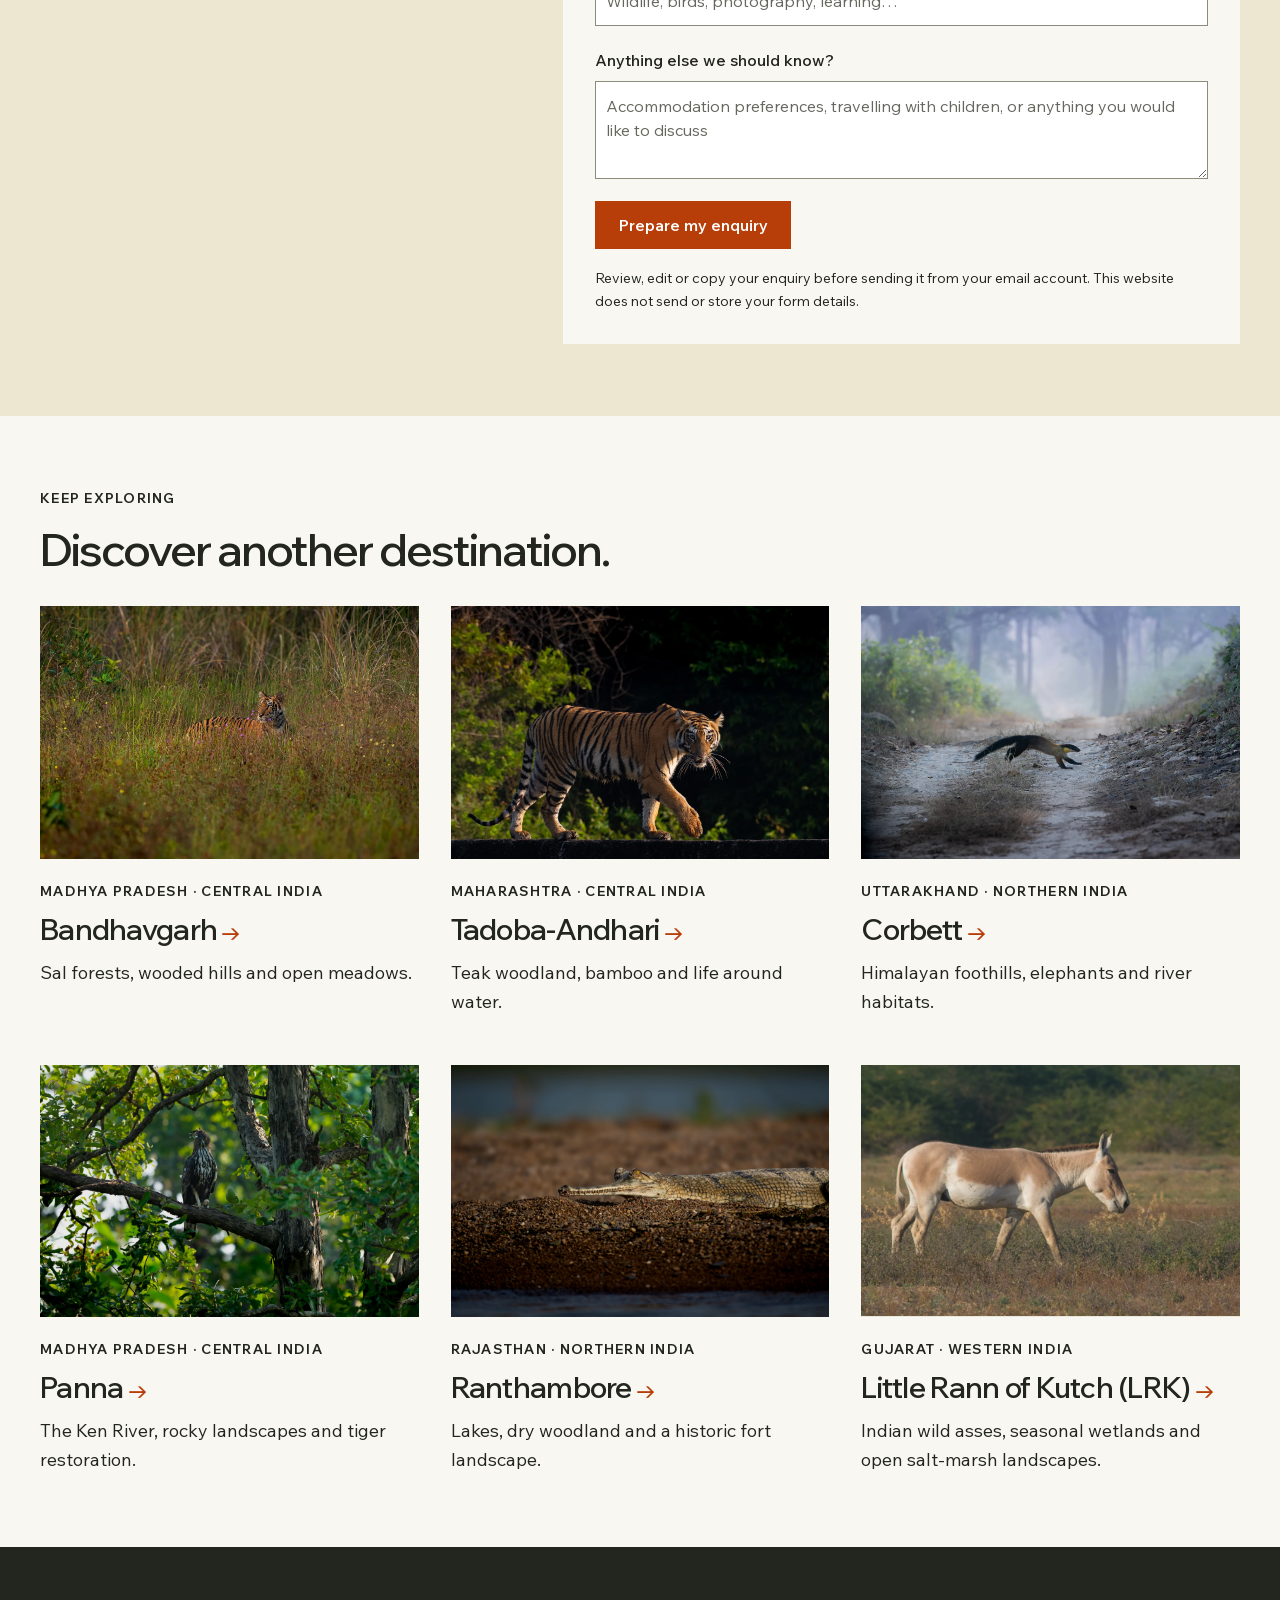
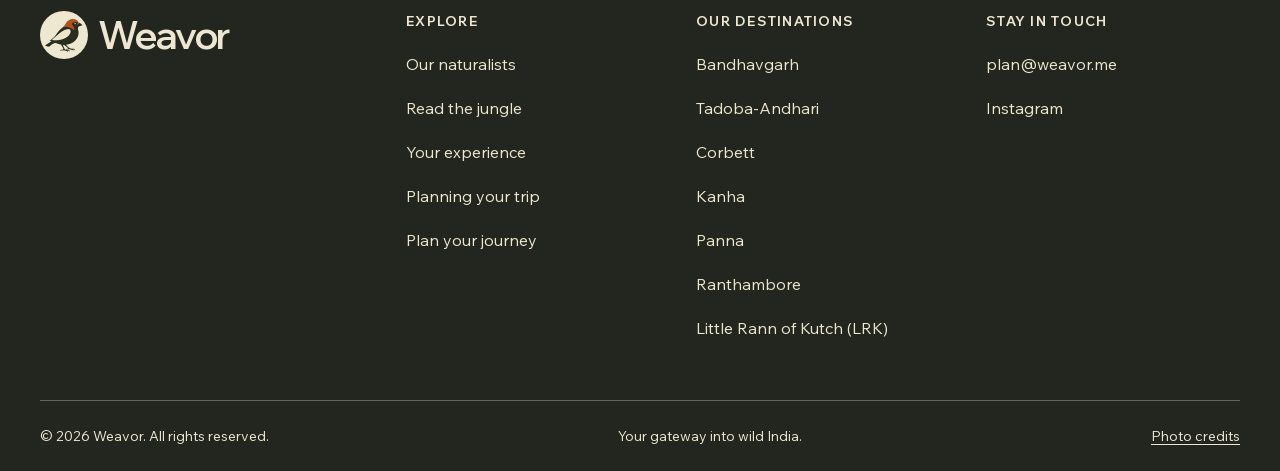
<file: forests/kanha/index.html>
<!DOCTYPE html><html lang="en"><head><link rel="icon" href="/favicon.ico" sizes="16x16 32x32 48x48"><link rel="icon" type="image/png" sizes="32x32" href="/weavor-bird-32.png"><link rel="icon" type="image/png" sizes="96x96" href="/weavor-bird-96.png"><link rel="apple-touch-icon" sizes="180x180" href="/apple-touch-icon.png"><meta charset="utf-8"><meta name="viewport" content="width=device-width, initial-scale=1"><title>Kanha Wildlife Journeys in India | Weavor</title><meta name="description" content="Explore Kanha with local naturalists. Open meadows and the barasingha conservation story. Plan stays, safaris and transfers for your India journey."><meta name="theme-color" content="#ede7d1"><link rel="canonical" href="https://weavor.me/forests/kanha/"><link rel="stylesheet" href="/assets/index-CcdcExhb.css"><link rel="stylesheet" href="/assets/forest-extension-6511bfc72d.css"><meta property="og:title" content="Kanha Wildlife Journeys in India | Weavor"><meta property="og:description" content="Explore Kanha with local naturalists. Open meadows and the barasingha conservation story. Plan stays, safaris and transfers for your India journey."><meta property="og:type" content="website"><meta property="og:url" content="https://weavor.me/forests/kanha/"><meta property="og:image" content="https://weavor.me/forests/kanha/images/kanha-stag-wide.webp"><meta name="twitter:card" content="summary_large_image"><script type="module" src="/assets/forest-page-9750419e36.js"></script></head><body class="static-page" data-forest="kanha"><a class="skip-link" href="#main">Skip to content</a><header class="header"><div class="header-inner"><a class="wordmark" href="/#home" aria-label="Weavor home"><img class="brand-bird" src="/weavor-bird-96.png" width="96" height="96" alt="" aria-hidden="true" decoding="async"><span class="brand-name">Weavor</span><span class="brand-tagline">Your gateway into wild India.</span></a><button class="menu-toggle" type="button" aria-expanded="false" aria-controls="main-nav">Menu</button><nav class="nav" id="main-nav" aria-label="Main navigation"><a href="/#naturalists">Our naturalists</a><a href="/#reserves">Our destinations</a><a href="/planning-your-trip/">Planning your trip</a><a class="button" href="#enquire">Plan your India journey</a></nav></div></header><main id="main"><section class="cover cover--overlay cover--protected forest-cover" style="--cover-position:50% 100%;--cover-max-aspect:1.5"><figure class="cover-media"><img src="/forests/kanha/images/kanha-stag-wide.webp" alt="Antlered deer standing in tall meadow grass" data-photo-id="kanha-stag" data-subject="0.3,0.12,0.67,0.88" fetchpriority="high" decoding="async" width="1700" height="1133"></figure><div class="cover-content"><div class="cover-copy"><h1>Kanha<span class="visually-hidden"> · </span><span class="cover-location">Madhya Pradesh · Central India</span></h1><p class="cover-deck">Wide meadows, sal trees and the remarkable barasingha.</p><div class="actions"><a class="button button-light" href="#enquire">Plan this journey</a><a class="text-link" href="#overview">Explore the destination</a></div></div></div></section>
<nav class="forest-subnav" aria-label="On this page"><div class="wrap"><a href="#overview">Overview</a><a href="#wildlife">Wildlife</a><a href="#photographs">Photographs</a><a href="#facts">Facts</a><a href="#travel">Travel</a><a href="#questions">FAQs</a></div></nav>
<section class="section-pad" id="overview"><div class="wrap overview-grid"><div class="prose"><p class="eyebrow">The landscape &amp; its story</p><h2>Get to know Kanha.</h2><p>Kanha’s open meadows invite you to slow down and watch. Deer graze against a backdrop of sal woodland, birds move along the forest edge and changes in light reveal activity you might otherwise miss. This is a rewarding place to learn how grassland and woodland support different animals.</p><p>The hard-ground barasingha, a distinctive swamp deer, is at the heart of Kanha’s conservation story. Its recovery helps explain why protecting habitat matters alongside protecting individual species. Your naturalist can put that story in context while introducing the wider forest, from grazing herds to birds and smaller discoveries.</p></div><aside class="at-a-glance"><h3>At a glance</h3><dl><dt>Come for</dt><dd>Open meadows and the barasingha conservation story.</dd><dt>Suggested starting point</dt><dd>3–4 nights</dd><dt>Your arrangements</dt><dd>Stays, safari planning and transfers within India.</dd></dl><a class="text-link" href="/planning-your-trip/">How your trip comes together</a></aside></div></section>
<section class="section-pad wildlife" id="wildlife"><div class="wrap"><div class="section-heading"><div><p class="eyebrow">Wildlife &amp; habitats</p><h2>Look beyond the obvious.</h2></div><p>These species belong to the wider reserve. What you encounter depends on the route, season and wildlife movement.</p></div><div class="wildlife-grid"><article class="wildlife-card"><h3>Mammals</h3><ul><li>Hard-ground swamp deer (Barasingha)</li><li>Bengal tiger (Bagh)</li><li>Indian leopard (Tendua)</li><li>Indian bison (Gaur)</li><li>Asiatic wild dog (Dhole)</li><li>Sloth bear (Bhalu)</li><li>Sambar deer (Sambar)</li><li>Spotted deer (Chital)</li><li>Barking deer</li></ul></article><article class="wildlife-card"><h3>Birdlife</h3><ul><li>Crested serpent eagle</li><li>Racket-tailed drongo</li><li>Woodpeckers</li><li>Indian roller (Neelkanth)</li><li>Kingfishers</li><li>Forest flycatchers</li></ul></article><article class="wildlife-card"><h3>Trees and plants</h3><ul><li>Sal tree (Sal)</li><li>Bamboo (Baans)</li><li>Mixed deciduous trees</li><li>Meadow grasses</li><li>Forest-edge shrubs</li></ul></article><article class="wildlife-card"><h3>Reptiles and more</h3><ul><li>Indian python (Ajgar)</li><li>Monitor lizards (Goh)</li></ul></article></div><div class="observations"><h3>With your naturalist</h3><ul><li>Watch for barasingha and other deer in the meadows, especially as the light changes.</li><li>Listen for drongos, flycatchers, woodpeckers and raptors around forest edges.</li><li>Compare grassland and sal forest habitats and the animals that use each.</li></ul></div></div></section>
<section class="section-pad" id="photographs"><div class="wrap"><div class="section-heading"><div><p class="eyebrow">A closer look</p><h2>Moments from the wild.</h2></div><p>Captions identify photographs from this reserve collection and illustrative wildlife images.</p></div><div class="gallery-grid"><figure><img loading="lazy" src="/forests/kanha/images/kanha-deer-pair-card.webp" alt="Two antlered deer standing close together in a meadow" data-photo-id="kanha-deer-pair" width="860" height="1290" decoding="async"><figcaption>A meeting in the grasslands<span>Kanha reserve collection</span></figcaption></figure><figure><img loading="lazy" src="/forests/kanha/images/kanha-langur-card.webp" alt="Gray langur clinging to a tree trunk" data-photo-id="kanha-langur" width="860" height="1290" decoding="async"><figcaption>A langur watches from the trees<span>Kanha reserve collection</span></figcaption></figure><figure><img loading="lazy" src="/forests/kanha/images/kanha-drongo-card.webp" alt="Greater racket-tailed drongo sitting on a branch" data-photo-id="kanha-drongo" width="860" height="1290" decoding="async"><figcaption>A bright-eyed forest sentinel<span>Kanha reserve collection</span></figcaption></figure><figure><img loading="lazy" src="/forests/kanha/images/butterflies-together-card.webp" alt="Two delicate butterflies on a branch against a soft green background" data-photo-id="butterflies-together" width="860" height="1290" decoding="async"><figcaption>The details that make the forest extraordinary<span>Illustrative wildlife photograph · India</span></figcaption></figure></div></div></section>
<section class="section-pad forest-facts" id="facts"><div class="wrap"><p class="eyebrow">Conservation in context</p><h2>The reserve in perspective.</h2><dl class="facts-grid"><div><dt>Estimated tigers · 2022</dt><dd>105</dd></div><div><dt>Bird species recorded</dt><dd>About 300</dd></div><div><dt>Mammal species reported</dt><dd>43</dd></div></dl><p class="source-note">The tiger estimate describes the reserve boundaries in the 2022 national assessment, published in 2023. It is not a live count or sighting guarantee. Species figures are separately reported biodiversity records, not sightings expected on one trip. <a href="https://nationalcampa.nic.in/dashboard/schemesPDF/66a8c63288575.pdf" target="_blank" rel="noreferrer">Read the 2022 assessment.</a></p></div></section>
<section class="section-pad" id="travel"><div class="wrap"><div class="section-heading"><div><p class="eyebrow">Planning your visit</p><h2>Make room for the journey.</h2></div></div><div class="travel-grid"><article><h3>When to travel</h3><p>Tourism in the core zones usually runs from mid-October until the end of June. Exact calendars, safari days and any buffer-zone access should be confirmed for the season you plan to visit.</p></article><article><h3>Getting there</h3><p>Jabalpur → the Khatia-side lodge area: around 3 hours by road. Kanha’s other gates may need a different route and more travel time.</p></article><article><h3>How long to stay</h3><p>Consider 3–4 nights as a starting point, leaving time for several drives and rest between them. We adapt this to your interests and the rest of your India journey.</p></article></div><p class="travel-note">Transfer times are approximate. Your final route depends on traffic, the entry gate and accommodation; current access and permits are checked for your travel dates.</p><a class="text-link" href="/planning-your-trip/">Arriving in India, safari days &amp; what we arrange</a></div></section>
<section class="section-pad" id="questions"><div class="wrap faq-layout"><div><p class="eyebrow">About this destination</p><h2>Questions about Kanha.</h2></div><div class="faq-list"><details><summary>Why is Kanha famous for barasingha?</summary><p>Kanha is central to the survival of the hard-ground barasingha. Conservation and habitat work have helped the species recover.</p></details><details><summary>Is Kanha suitable for people interested in birds and plants?</summary><p>Yes. Its mosaic of woodland and grasslands supports rich birdlife and makes the forest itself part of the experience.</p></details><details><summary>Can Kanha and Bandhavgarh be combined?</summary><p>Yes. They make a natural Central India pairing for a longer trip, provided you allow enough time for the road transfer and multiple safari drives.</p></details></div></div></section>
<section class="section-pad enquiry" id="enquire"><div class="wrap enquiry-layout"><div class="enquiry-copy"><p class="eyebrow">Plan your Kanha journey</p><h2>Let’s shape your journey.</h2><p>Tell us what draws you to India’s wildlife. We’ll discuss the destinations, stays and transfers that fit your plans.</p><a class="contact-email" href="mailto:plan@weavor.me">plan@weavor.me</a><a class="text-link" href="/planning-your-trip/#your-proposal">What happens next</a></div><div class="enquiry-panel"><form data-weavor-enquiry=""><p class="form-note">Name and email are required. Everything else can be worked out together.</p><div class="form-grid"><label>Your name <span aria-hidden="true">*</span><input id="your-name" name="name" autocomplete="name" required=""></label><label>Email address <span aria-hidden="true">*</span><input name="email" type="email" autocomplete="email" required=""></label><label>Country of residence<input name="country" autocomplete="country-name" placeholder="For example, Australia"></label><label>Starting city<input name="startingCity" placeholder="Where your journey begins"></label><label>Preferred travel dates<input name="dates" placeholder="For example, May 2027 or flexible"></label><label>Time available in India<input name="duration" placeholder="For example, 10 nights or not sure"></label><label>Travellers<input name="travellers" type="number" min="1" max="99" placeholder="Number of people"></label><label>Destination<input name="forest" aria-label="Chosen destination" readonly="" value="Kanha"></label></div><label>Your interests<input name="interests" placeholder="Wildlife, birds, photography, learning…"></label><label>Anything else we should know?<textarea name="message" rows="3" placeholder="Accommodation preferences, travelling with children, or anything you would like to discuss"></textarea></label><button class="button" type="submit" disabled="">Prepare my enquiry</button><p class="form-note">Review, edit or copy your enquiry before sending it from your email account. This website does not send or store your form details.</p><noscript><p>Please email <a href="mailto:plan@weavor.me">plan@weavor.me</a> directly. JavaScript is needed for the enquiry preview.</p></noscript></form></div></div></section>
<section class="section-pad other-forests" id="other-forests"><div class="wrap"><p class="eyebrow">Keep exploring</p><h2>Discover another destination.</h2><div class="reserve-grid"><a class="reserve-card" href="/forests/bandhavgarh/" aria-label="Explore Bandhavgarh"><span class="reserve-photo"><img src="/assets/bandhavgarh-forest-card-311cd8e846.webp" width="1400" height="933" alt="Tiger resting among the grasses in Bandhavgarh" data-photo-id="bandhavgarh-tiger-grass" loading="lazy" decoding="async"><span class="image-fallback" hidden="">Image not available.</span></span><p class="eyebrow">Madhya Pradesh · Central India</p><h3>Bandhavgarh</h3><p class="reserve-description">Sal forests, wooded hills and open meadows.</p></a><a class="reserve-card" href="/forests/tadoba-andhari/" aria-label="Explore Tadoba-Andhari"><span class="reserve-photo"><img src="/assets/tadoba-andhari-forest-card-9ec5bc07e4.webp" width="1400" height="933" alt="Tiger walking out of the forest in Tadoba-Andhari" data-photo-id="drive-tadoba-andhari-card" loading="lazy" decoding="async"><span class="image-fallback" hidden="">Image not available.</span></span><p class="eyebrow">Maharashtra · Central India</p><h3>Tadoba-Andhari</h3><p class="reserve-description">Teak woodland, bamboo and life around water.</p></a><a class="reserve-card" href="/forests/corbett/" aria-label="Explore Corbett"><span class="reserve-photo"><img src="/assets/corbett-forest-card-ad9db7e5cd.webp" width="1400" height="933" alt="Small mammal crossing a misty forest track in Corbett" data-photo-id="corbett-crossing" loading="lazy" decoding="async"><span class="image-fallback" hidden="">Image not available.</span></span><p class="eyebrow">Uttarakhand · Northern India</p><h3>Corbett</h3><p class="reserve-description">Himalayan foothills, elephants and river habitats.</p></a><a class="reserve-card" href="/forests/panna/" aria-label="Explore Panna"><span class="reserve-photo"><img src="/assets/panna-forest-card-911e82a993.webp" width="2400" height="1600" alt="Bird of prey perched among the trees in Panna" data-photo-id="panna-raptor" loading="lazy" decoding="async"><span class="image-fallback" hidden="">Image not available.</span></span><p class="eyebrow">Madhya Pradesh · Central India</p><h3>Panna</h3><p class="reserve-description">The Ken River, rocky landscapes and tiger restoration.</p></a><a class="reserve-card" href="/forests/ranthambore/" aria-label="Explore Ranthambore"><span class="reserve-photo"><img src="/assets/ranthambore-forest-card-3f31ce16ae.webp" width="2400" height="1600" alt="Crocodile resting beside the water in Ranthambore" data-photo-id="ranthambore-crocodile" loading="lazy" decoding="async"><span class="image-fallback" hidden="">Image not available.</span></span><p class="eyebrow">Rajasthan · Northern India</p><h3>Ranthambore</h3><p class="reserve-description">Lakes, dry woodland and a historic fort landscape.</p></a><a class="reserve-card" href="/destinations/little-rann-of-kutch/" aria-label="Explore Little Rann of Kutch (LRK)"><span class="reserve-photo"><img src="/assets/lrk/wild-ass.webp" width="2000" height="1324" alt="Indian wild ass walking through scrub in the Little Rann of Kutch" data-photo-id="lrk-wild-ass" loading="lazy" decoding="async"><span class="image-fallback" hidden="">Image not available.</span></span><p class="eyebrow">Gujarat · Western India</p><h3>Little Rann of Kutch (LRK)</h3><p class="reserve-description">Indian wild asses, seasonal wetlands and open salt-marsh landscapes.</p></a></div></div></section></main><footer class="footer"><div class="footer-top wrap"><div><a class="footer-wordmark" href="/#home" aria-label="Weavor home"><img class="brand-bird" src="/weavor-bird-96.png" width="96" height="96" alt="" aria-hidden="true" decoding="async"><span class="brand-name">Weavor</span></a></div><div><p class="eyebrow">Explore</p><a href="/#naturalists">Our naturalists</a><a href="/#read-the-jungle">Read the jungle</a><a href="/#experience">Your experience</a><a href="/planning-your-trip/">Planning your trip</a><a href="#enquire">Plan your journey</a></div><div><p class="eyebrow">Our destinations</p><a href="/forests/bandhavgarh/">Bandhavgarh</a><a href="/forests/tadoba-andhari/">Tadoba-Andhari</a><a href="/forests/corbett/">Corbett</a><a href="/forests/kanha/">Kanha</a><a href="/forests/panna/">Panna</a><a href="/forests/ranthambore/">Ranthambore</a><a href="/destinations/little-rann-of-kutch/">Little Rann of Kutch (LRK)</a></div><div><p class="eyebrow">Stay in touch</p><a href="mailto:plan@weavor.me">plan@weavor.me</a><a href="https://www.instagram.com/weavor.experience/" target="_blank" rel="noreferrer">Instagram</a></div></div><div class="footer-bottom wrap"><span>© 2026 Weavor. All rights reserved.</span><span>Your gateway into wild India.</span><a href="/photo-credits/">Photo credits</a></div></footer></body></html>
</file>
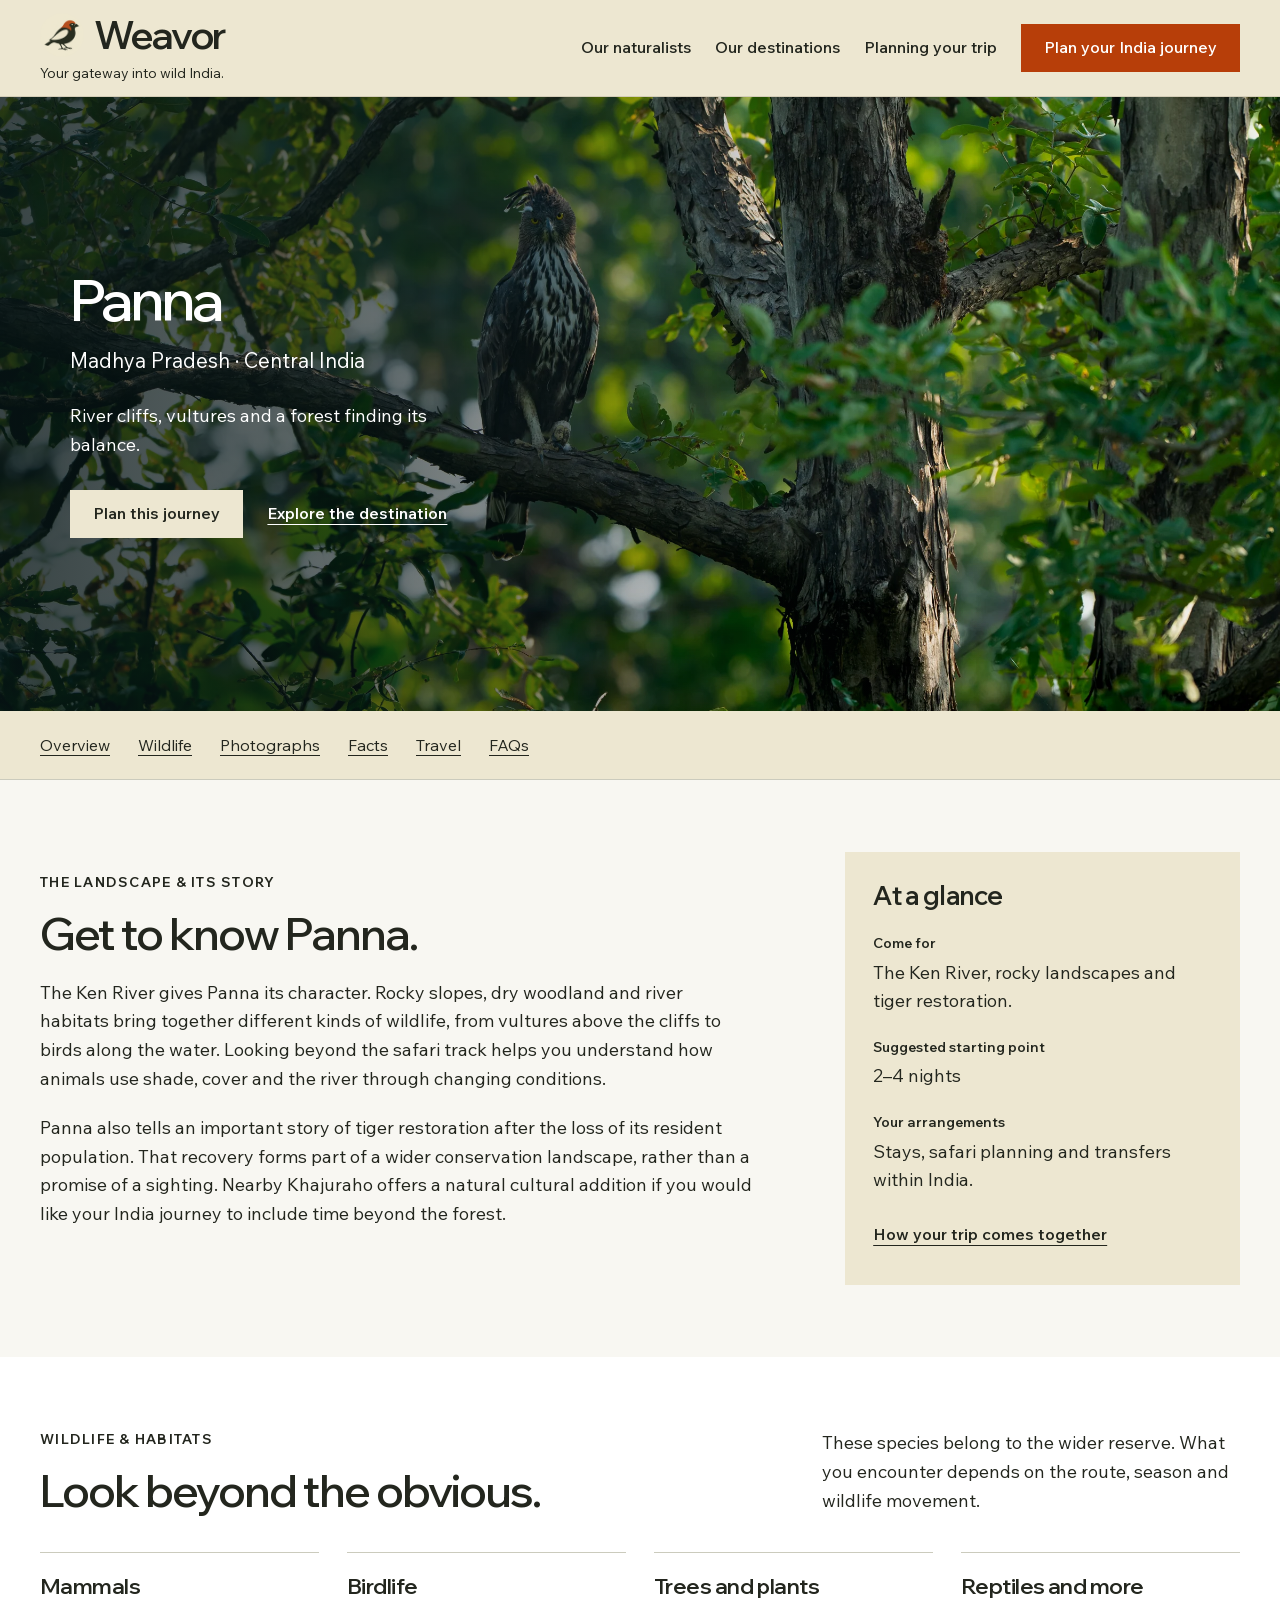
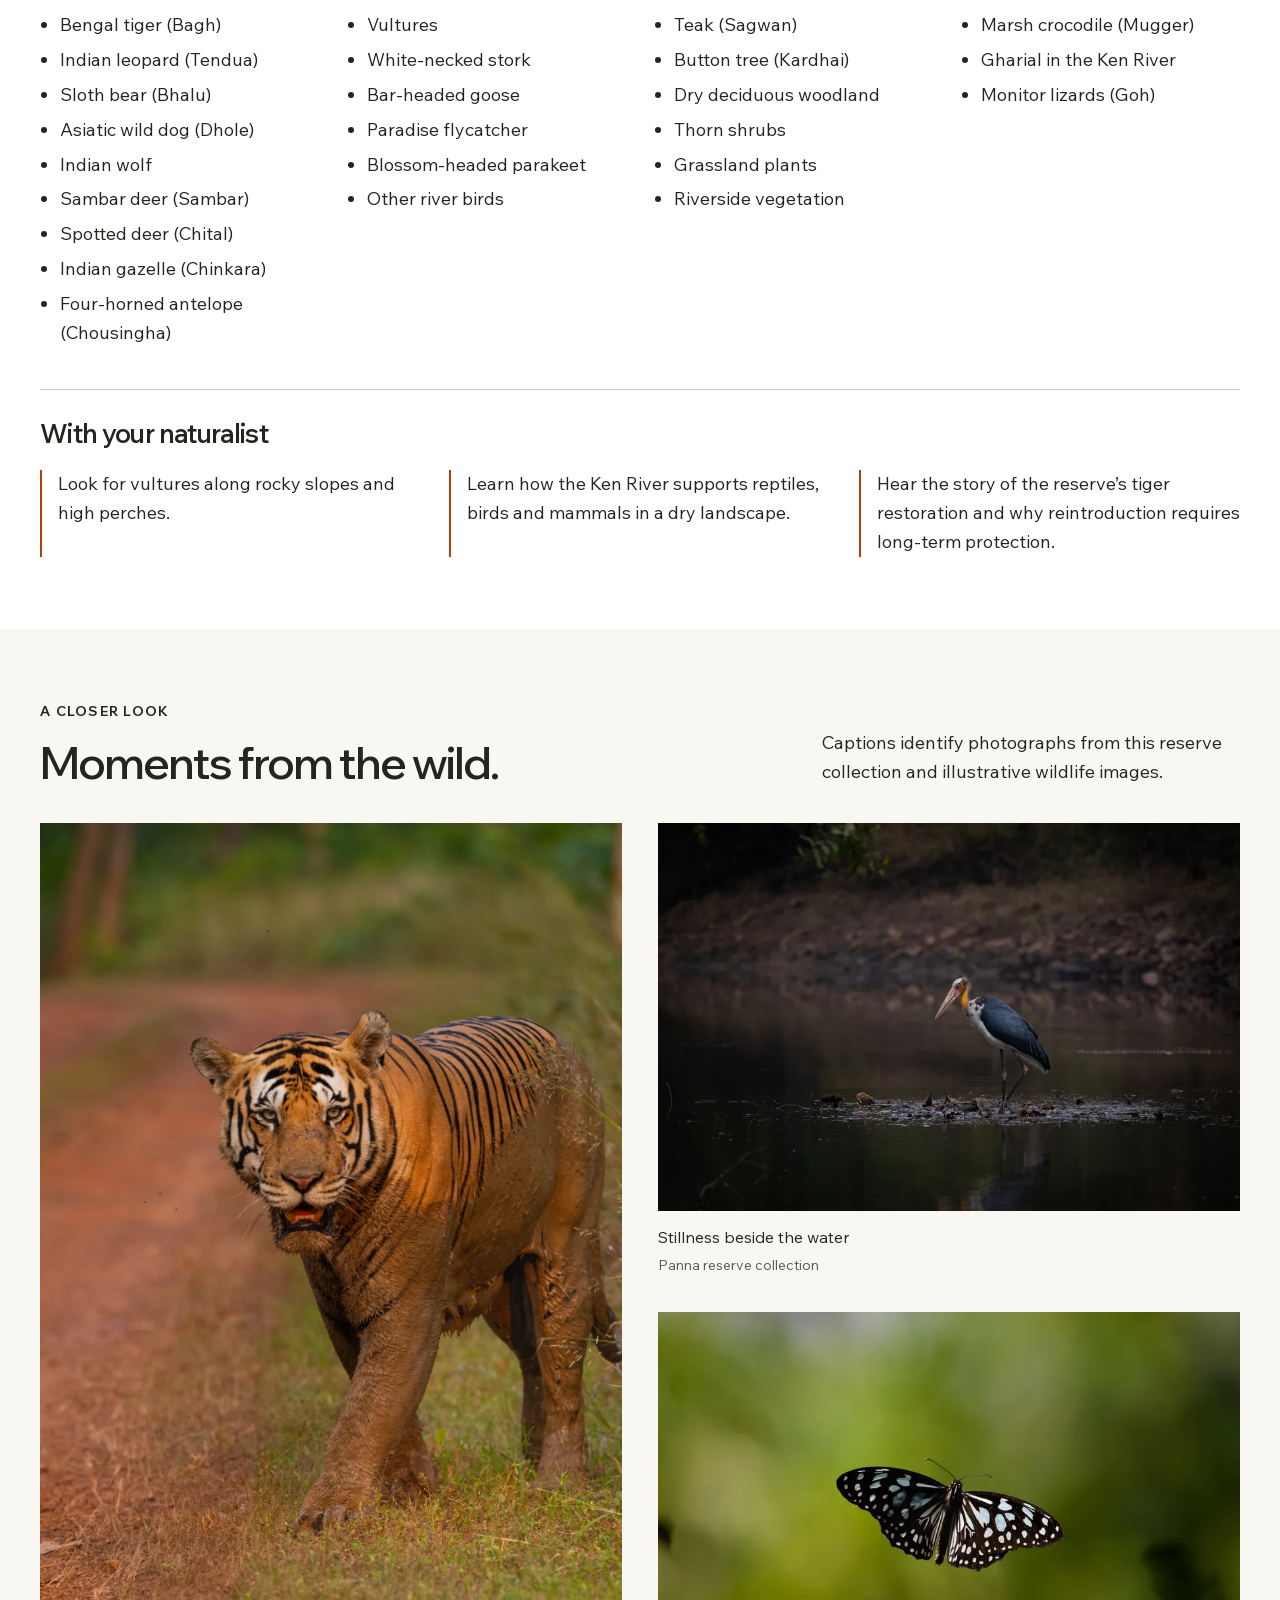
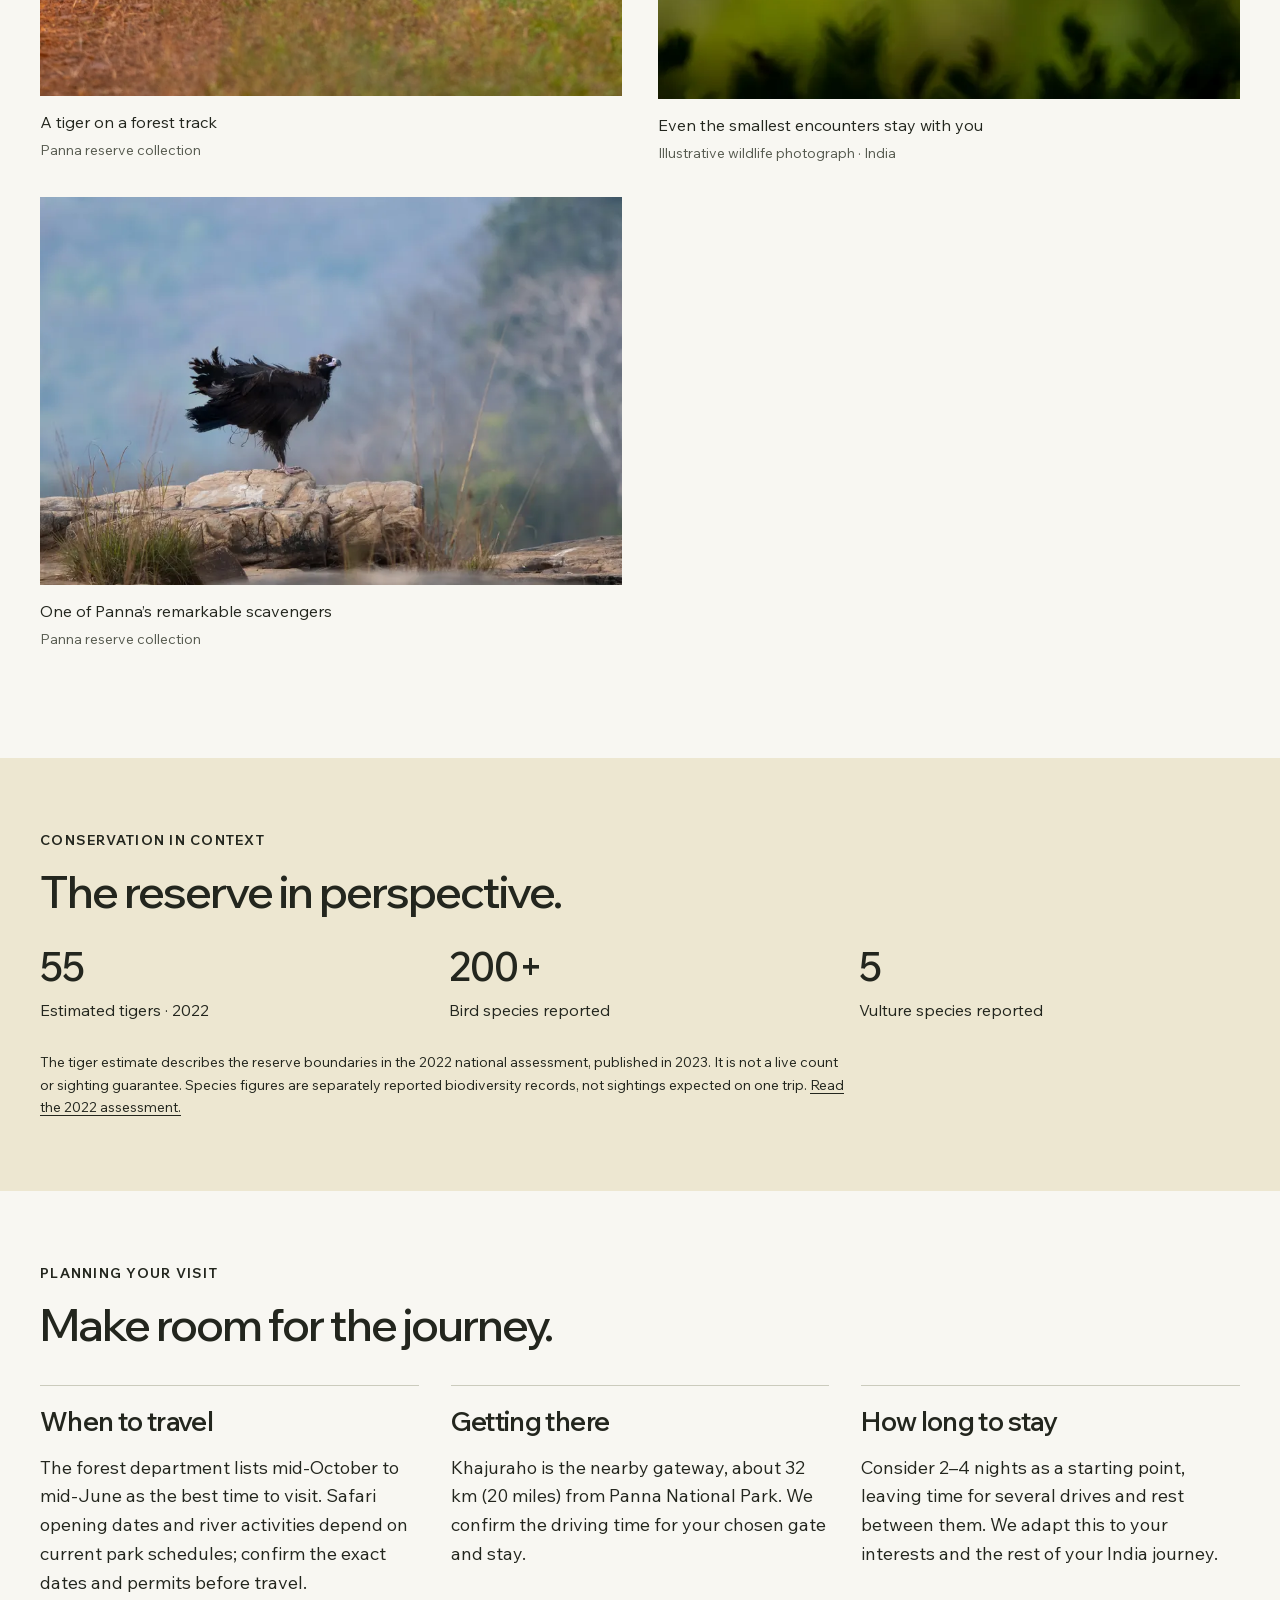
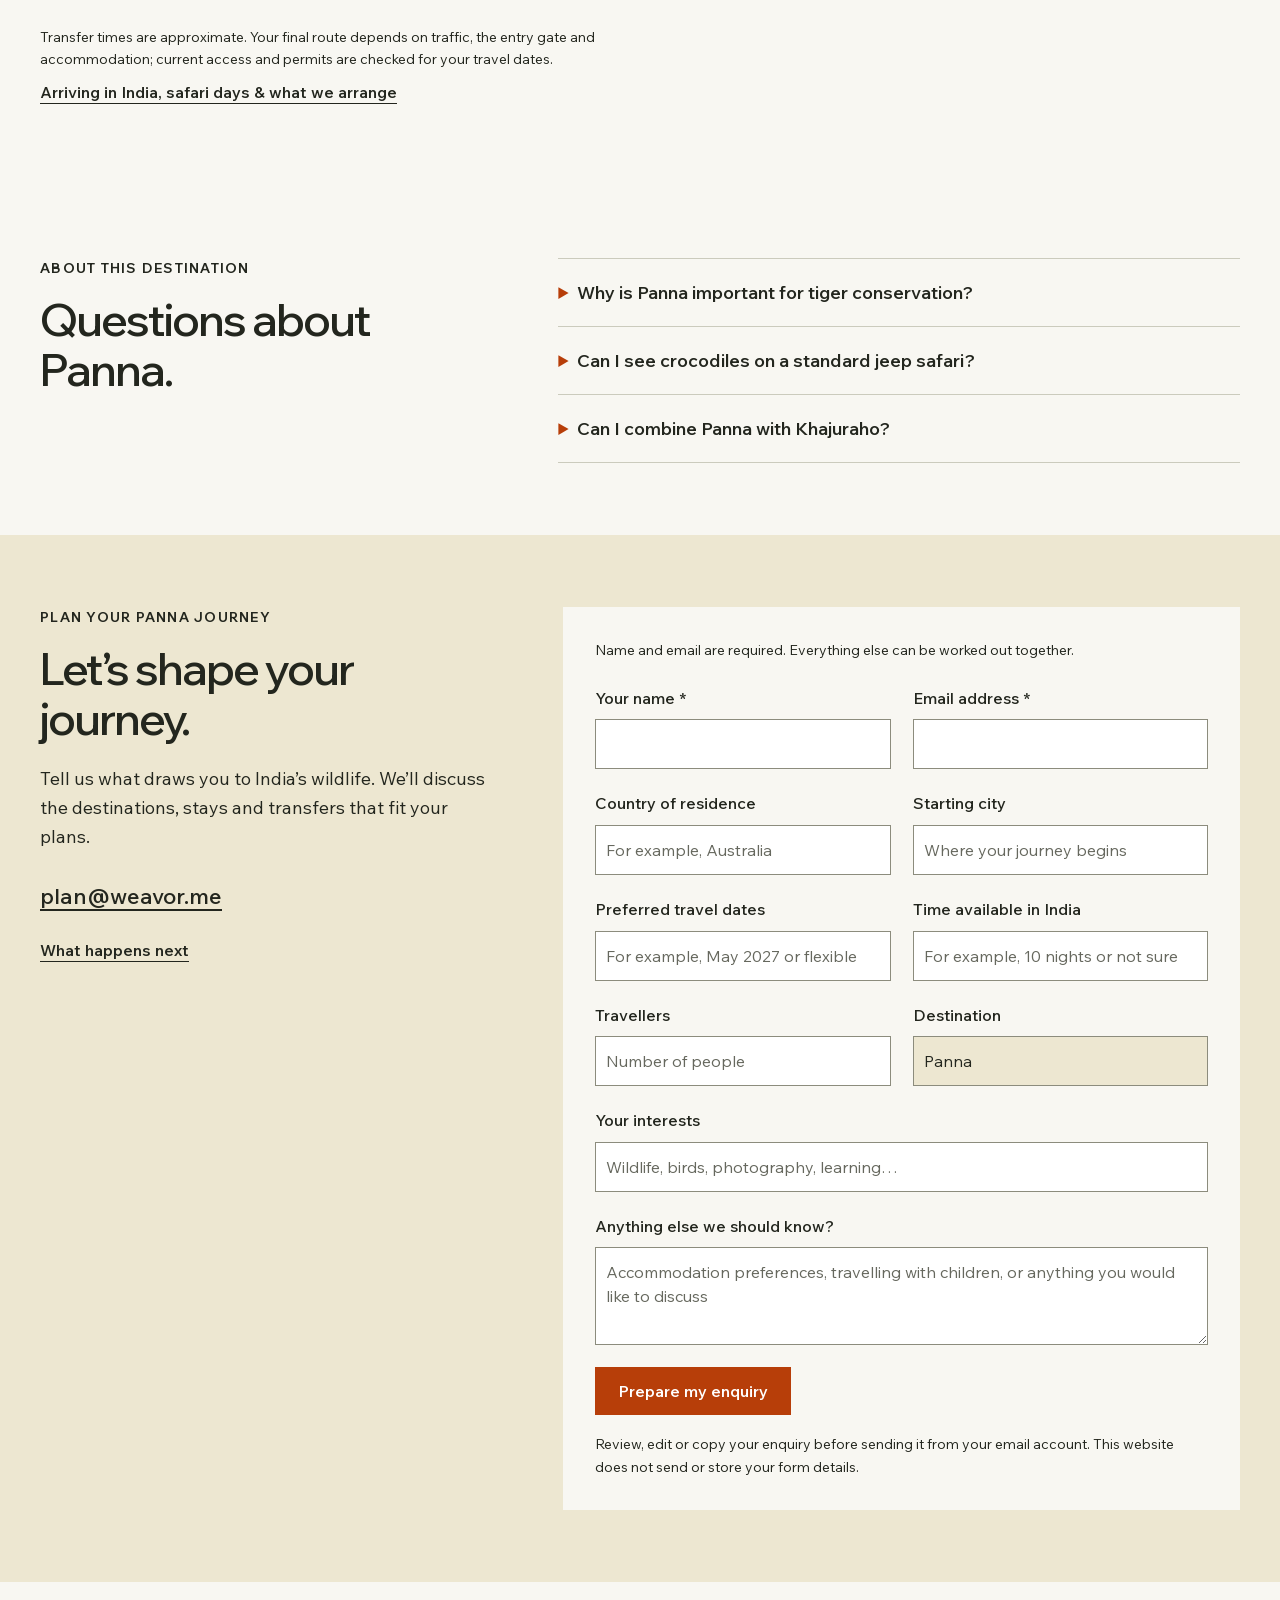
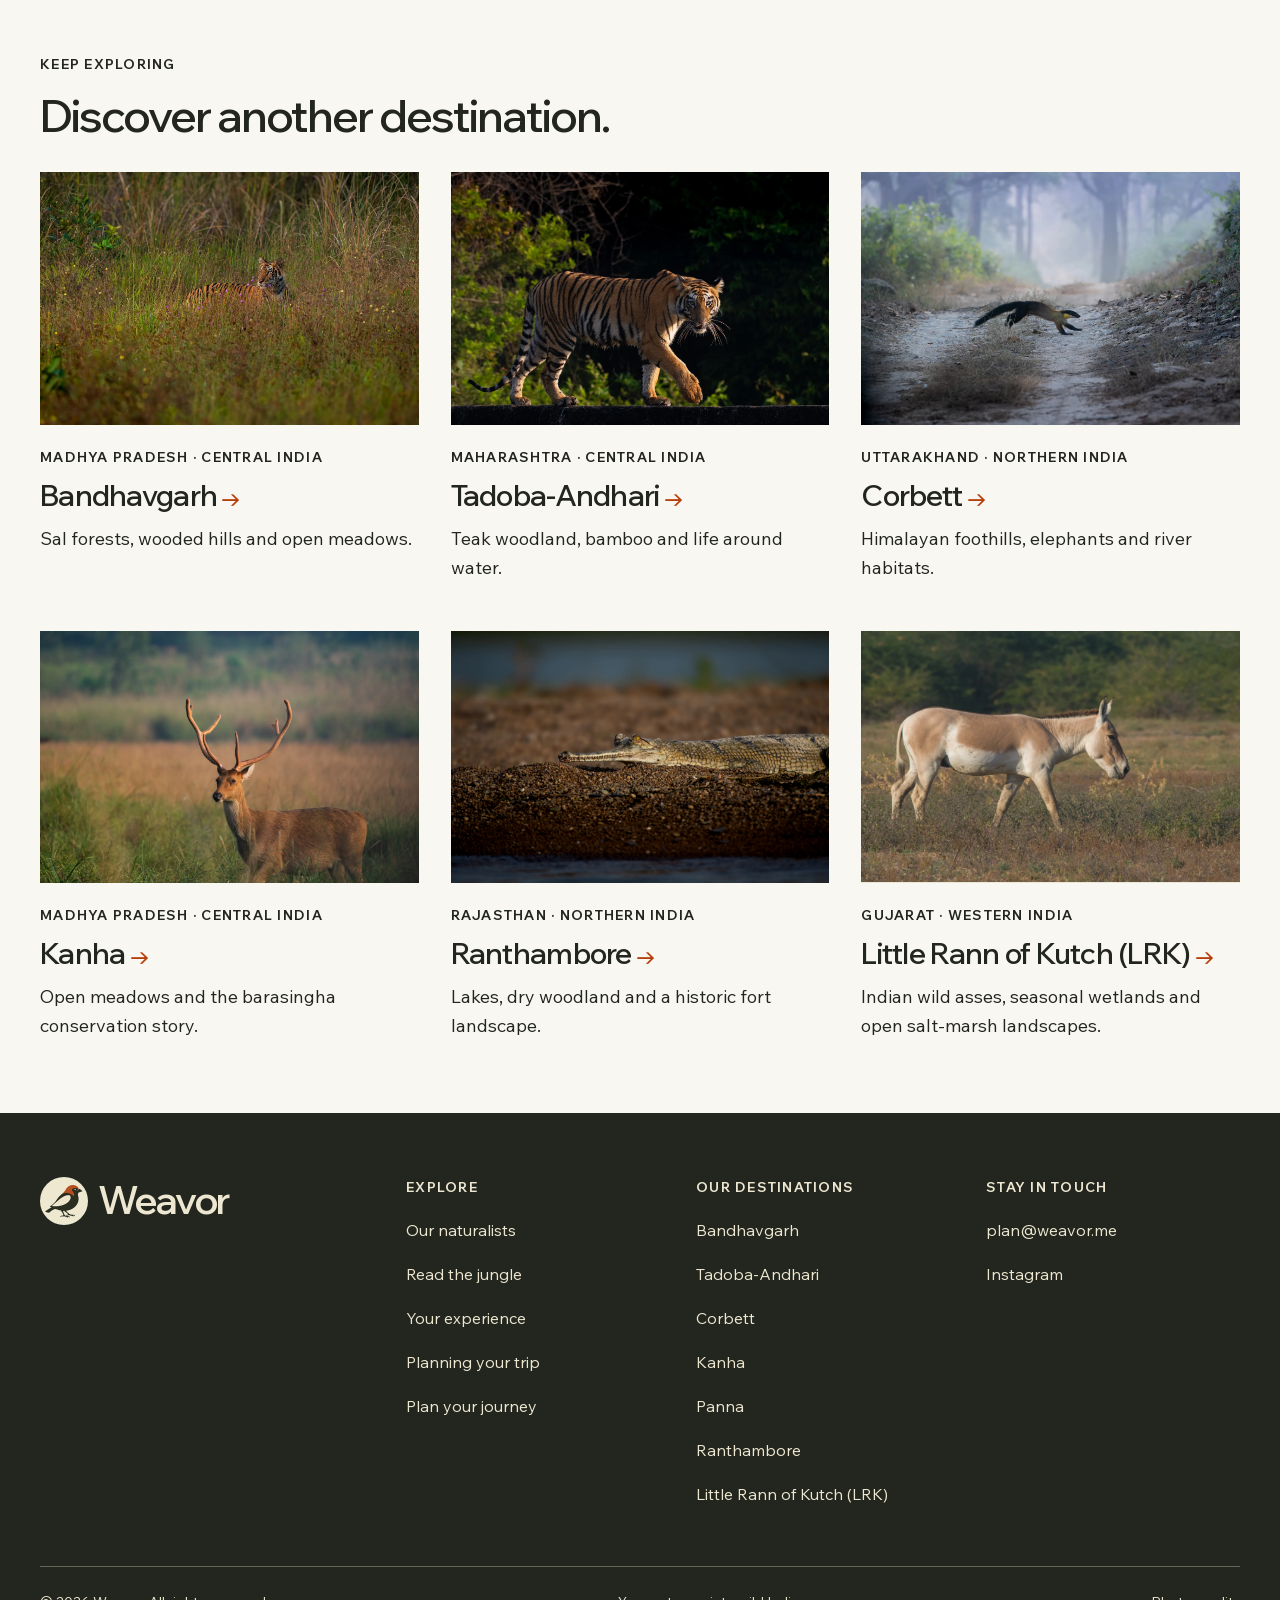
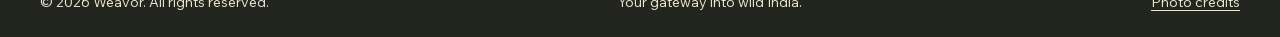
<file: forests/panna/index.html>
<!DOCTYPE html><html lang="en"><head><link rel="icon" href="/favicon.ico" sizes="16x16 32x32 48x48"><link rel="icon" type="image/png" sizes="32x32" href="/weavor-bird-32.png"><link rel="icon" type="image/png" sizes="96x96" href="/weavor-bird-96.png"><link rel="apple-touch-icon" sizes="180x180" href="/apple-touch-icon.png"><meta charset="utf-8"><meta name="viewport" content="width=device-width, initial-scale=1"><title>Panna Wildlife Journeys in India | Weavor</title><meta name="description" content="Explore Panna with local naturalists. The Ken River, rocky landscapes and tiger restoration. Plan stays, safaris and transfers for your India journey."><meta name="theme-color" content="#ede7d1"><link rel="canonical" href="https://weavor.me/forests/panna/"><link rel="stylesheet" href="/assets/index-CcdcExhb.css"><link rel="stylesheet" href="/assets/forest-extension-6511bfc72d.css"><meta property="og:title" content="Panna Wildlife Journeys in India | Weavor"><meta property="og:description" content="Explore Panna with local naturalists. The Ken River, rocky landscapes and tiger restoration. Plan stays, safaris and transfers for your India journey."><meta property="og:type" content="website"><meta property="og:url" content="https://weavor.me/forests/panna/"><meta property="og:image" content="https://weavor.me/assets/panna-forest-card-911e82a993.webp"><meta name="twitter:card" content="summary_large_image"><script type="module" src="/assets/forest-page-9750419e36.js"></script></head><body class="static-page" data-forest="panna"><a class="skip-link" href="#main">Skip to content</a><header class="header"><div class="header-inner"><a class="wordmark" href="/#home" aria-label="Weavor home"><img class="brand-bird" src="/weavor-bird-96.png" width="96" height="96" alt="" aria-hidden="true" decoding="async"><span class="brand-name">Weavor</span><span class="brand-tagline">Your gateway into wild India.</span></a><button class="menu-toggle" type="button" aria-expanded="false" aria-controls="main-nav">Menu</button><nav class="nav" id="main-nav" aria-label="Main navigation"><a href="/#naturalists">Our naturalists</a><a href="/#reserves">Our destinations</a><a href="/planning-your-trip/">Planning your trip</a><a class="button" href="#enquire">Plan your India journey</a></nav></div></header><main id="main"><section class="cover cover--overlay forest-cover" style="--cover-position:50% 55%;--cover-max-aspect:3"><figure class="cover-media"><img src="/assets/panna-forest-card-911e82a993.webp" alt="Bird of prey perched among the trees in Panna" width="2400" height="1600" data-photo-id="panna-raptor" data-subject="0.38,0.32,0.19,0.42" fetchpriority="high" decoding="async"></figure><div class="cover-content"><div class="cover-copy"><h1>Panna<span class="visually-hidden"> · </span><span class="cover-location">Madhya Pradesh · Central India</span></h1><p class="cover-deck">River cliffs, vultures and a forest finding its balance.</p><div class="actions"><a class="button button-light" href="#enquire">Plan this journey</a><a class="text-link" href="#overview">Explore the destination</a></div></div></div></section>
<nav class="forest-subnav" aria-label="On this page"><div class="wrap"><a href="#overview">Overview</a><a href="#wildlife">Wildlife</a><a href="#photographs">Photographs</a><a href="#facts">Facts</a><a href="#travel">Travel</a><a href="#questions">FAQs</a></div></nav>
<section class="section-pad" id="overview"><div class="wrap overview-grid"><div class="prose"><p class="eyebrow">The landscape &amp; its story</p><h2>Get to know Panna.</h2><p>The Ken River gives Panna its character. Rocky slopes, dry woodland and river habitats bring together different kinds of wildlife, from vultures above the cliffs to birds along the water. Looking beyond the safari track helps you understand how animals use shade, cover and the river through changing conditions.</p><p>Panna also tells an important story of tiger restoration after the loss of its resident population. That recovery forms part of a wider conservation landscape, rather than a promise of a sighting. Nearby Khajuraho offers a natural cultural addition if you would like your India journey to include time beyond the forest.</p></div><aside class="at-a-glance"><h3>At a glance</h3><dl><dt>Come for</dt><dd>The Ken River, rocky landscapes and tiger restoration.</dd><dt>Suggested starting point</dt><dd>2–4 nights</dd><dt>Your arrangements</dt><dd>Stays, safari planning and transfers within India.</dd></dl><a class="text-link" href="/planning-your-trip/">How your trip comes together</a></aside></div></section>
<section class="section-pad wildlife" id="wildlife"><div class="wrap"><div class="section-heading"><div><p class="eyebrow">Wildlife &amp; habitats</p><h2>Look beyond the obvious.</h2></div><p>These species belong to the wider reserve. What you encounter depends on the route, season and wildlife movement.</p></div><div class="wildlife-grid"><article class="wildlife-card"><h3>Mammals</h3><ul><li>Bengal tiger (Bagh)</li><li>Indian leopard (Tendua)</li><li>Sloth bear (Bhalu)</li><li>Asiatic wild dog (Dhole)</li><li>Indian wolf</li><li>Sambar deer (Sambar)</li><li>Spotted deer (Chital)</li><li>Indian gazelle (Chinkara)</li><li>Four-horned antelope (Chousingha)</li></ul></article><article class="wildlife-card"><h3>Birdlife</h3><ul><li>Vultures</li><li>White-necked stork</li><li>Bar-headed goose</li><li>Paradise flycatcher</li><li>Blossom-headed parakeet</li><li>Other river birds</li></ul></article><article class="wildlife-card"><h3>Trees and plants</h3><ul><li>Teak (Sagwan)</li><li>Button tree (Kardhai)</li><li>Dry deciduous woodland</li><li>Thorn shrubs</li><li>Grassland plants</li><li>Riverside vegetation</li></ul></article><article class="wildlife-card"><h3>Reptiles and more</h3><ul><li>Marsh crocodile (Mugger)</li><li>Gharial in the Ken River</li><li>Monitor lizards (Goh)</li></ul></article></div><div class="observations"><h3>With your naturalist</h3><ul><li>Look for vultures along rocky slopes and high perches.</li><li>Learn how the Ken River supports reptiles, birds and mammals in a dry landscape.</li><li>Hear the story of the reserve’s tiger restoration and why reintroduction requires long-term protection.</li></ul></div></div></section>
<section class="section-pad" id="photographs"><div class="wrap"><div class="section-heading"><div><p class="eyebrow">A closer look</p><h2>Moments from the wild.</h2></div><p>Captions identify photographs from this reserve collection and illustrative wildlife images.</p></div><div class="gallery-grid"><figure><img loading="lazy" src="/forests/panna/images/panna-tiger-wide.webp" alt="Bengal tiger walking towards the camera on a forest track" data-photo-id="panna-tiger" width="1400" height="2100" decoding="async"><figcaption>A tiger on a forest track<span>Panna reserve collection</span></figcaption></figure><figure><img loading="lazy" src="/forests/panna/images/panna-vulture-card.webp" alt="Vulture spreading its wings on a rock above the forest" data-photo-id="panna-vulture" width="860" height="573" decoding="async"><figcaption>One of Panna’s remarkable scavengers<span>Panna reserve collection</span></figcaption></figure><figure><img loading="lazy" src="/forests/panna/images/panna-waterbird-card.webp" alt="Large wading bird standing in shallow water" data-photo-id="panna-waterbird" width="860" height="573" decoding="async"><figcaption>Stillness beside the water<span>Panna reserve collection</span></figcaption></figure><figure><img loading="lazy" src="/forests/panna/images/butterfly-in-flight-card.webp" alt="Black and white butterfly in flight against soft green foliage" data-photo-id="butterfly-in-flight" width="860" height="573" decoding="async"><figcaption>Even the smallest encounters stay with you<span>Illustrative wildlife photograph · India</span></figcaption></figure></div></div></section>
<section class="section-pad forest-facts" id="facts"><div class="wrap"><p class="eyebrow">Conservation in context</p><h2>The reserve in perspective.</h2><dl class="facts-grid"><div><dt>Estimated tigers · 2022</dt><dd>55</dd></div><div><dt>Bird species reported</dt><dd>200+</dd></div><div><dt>Vulture species reported</dt><dd>5</dd></div></dl><p class="source-note">The tiger estimate describes the reserve boundaries in the 2022 national assessment, published in 2023. It is not a live count or sighting guarantee. Species figures are separately reported biodiversity records, not sightings expected on one trip. <a href="https://nationalcampa.nic.in/dashboard/schemesPDF/66a8c63288575.pdf" target="_blank" rel="noreferrer">Read the 2022 assessment.</a></p></div></section>
<section class="section-pad" id="travel"><div class="wrap"><div class="section-heading"><div><p class="eyebrow">Planning your visit</p><h2>Make room for the journey.</h2></div></div><div class="travel-grid"><article><h3>When to travel</h3><p>The forest department lists mid-October to mid-June as the best time to visit. Safari opening dates and river activities depend on current park schedules; confirm the exact dates and permits before travel.</p></article><article><h3>Getting there</h3><p>Khajuraho is the nearby gateway, about 32 km (20 miles) from Panna National Park. We confirm the driving time for your chosen gate and stay.</p></article><article><h3>How long to stay</h3><p>Consider 2–4 nights as a starting point, leaving time for several drives and rest between them. We adapt this to your interests and the rest of your India journey.</p></article></div><p class="travel-note">Transfer times are approximate. Your final route depends on traffic, the entry gate and accommodation; current access and permits are checked for your travel dates.</p><a class="text-link" href="/planning-your-trip/">Arriving in India, safari days &amp; what we arrange</a></div></section>
<section class="section-pad" id="questions"><div class="wrap faq-layout"><div><p class="eyebrow">About this destination</p><h2>Questions about Panna.</h2></div><div class="faq-list"><details><summary>Why is Panna important for tiger conservation?</summary><p>Tigers were reintroduced after the resident population was lost. The population recovery is an example of sustained conservation and monitoring.</p></details><details><summary>Can I see crocodiles on a standard jeep safari?</summary><p>Panna’s river ecosystem supports gharials and mugger crocodiles, but river sightings and access depend on permitted routes and conditions. They are not part of every jeep safari.</p></details><details><summary>Can I combine Panna with Khajuraho?</summary><p>Yes. Many travellers find the combination appealing because Panna offers a wildlife experience alongside Khajuraho’s historic temples.</p></details></div></div></section>
<section class="section-pad enquiry" id="enquire"><div class="wrap enquiry-layout"><div class="enquiry-copy"><p class="eyebrow">Plan your Panna journey</p><h2>Let’s shape your journey.</h2><p>Tell us what draws you to India’s wildlife. We’ll discuss the destinations, stays and transfers that fit your plans.</p><a class="contact-email" href="mailto:plan@weavor.me">plan@weavor.me</a><a class="text-link" href="/planning-your-trip/#your-proposal">What happens next</a></div><div class="enquiry-panel"><form data-weavor-enquiry=""><p class="form-note">Name and email are required. Everything else can be worked out together.</p><div class="form-grid"><label>Your name <span aria-hidden="true">*</span><input id="your-name" name="name" autocomplete="name" required=""></label><label>Email address <span aria-hidden="true">*</span><input name="email" type="email" autocomplete="email" required=""></label><label>Country of residence<input name="country" autocomplete="country-name" placeholder="For example, Australia"></label><label>Starting city<input name="startingCity" placeholder="Where your journey begins"></label><label>Preferred travel dates<input name="dates" placeholder="For example, May 2027 or flexible"></label><label>Time available in India<input name="duration" placeholder="For example, 10 nights or not sure"></label><label>Travellers<input name="travellers" type="number" min="1" max="99" placeholder="Number of people"></label><label>Destination<input name="forest" aria-label="Chosen destination" readonly="" value="Panna"></label></div><label>Your interests<input name="interests" placeholder="Wildlife, birds, photography, learning…"></label><label>Anything else we should know?<textarea name="message" rows="3" placeholder="Accommodation preferences, travelling with children, or anything you would like to discuss"></textarea></label><button class="button" type="submit" disabled="">Prepare my enquiry</button><p class="form-note">Review, edit or copy your enquiry before sending it from your email account. This website does not send or store your form details.</p><noscript><p>Please email <a href="mailto:plan@weavor.me">plan@weavor.me</a> directly. JavaScript is needed for the enquiry preview.</p></noscript></form></div></div></section>
<section class="section-pad other-forests" id="other-forests"><div class="wrap"><p class="eyebrow">Keep exploring</p><h2>Discover another destination.</h2><div class="reserve-grid"><a class="reserve-card" href="/forests/bandhavgarh/" aria-label="Explore Bandhavgarh"><span class="reserve-photo"><img src="/assets/bandhavgarh-forest-card-311cd8e846.webp" width="1400" height="933" alt="Tiger resting among the grasses in Bandhavgarh" data-photo-id="bandhavgarh-tiger-grass" loading="lazy" decoding="async"><span class="image-fallback" hidden="">Image not available.</span></span><p class="eyebrow">Madhya Pradesh · Central India</p><h3>Bandhavgarh</h3><p class="reserve-description">Sal forests, wooded hills and open meadows.</p></a><a class="reserve-card" href="/forests/tadoba-andhari/" aria-label="Explore Tadoba-Andhari"><span class="reserve-photo"><img src="/assets/tadoba-andhari-forest-card-9ec5bc07e4.webp" width="1400" height="933" alt="Tiger walking out of the forest in Tadoba-Andhari" data-photo-id="drive-tadoba-andhari-card" loading="lazy" decoding="async"><span class="image-fallback" hidden="">Image not available.</span></span><p class="eyebrow">Maharashtra · Central India</p><h3>Tadoba-Andhari</h3><p class="reserve-description">Teak woodland, bamboo and life around water.</p></a><a class="reserve-card" href="/forests/corbett/" aria-label="Explore Corbett"><span class="reserve-photo"><img src="/assets/corbett-forest-card-ad9db7e5cd.webp" width="1400" height="933" alt="Small mammal crossing a misty forest track in Corbett" data-photo-id="corbett-crossing" loading="lazy" decoding="async"><span class="image-fallback" hidden="">Image not available.</span></span><p class="eyebrow">Uttarakhand · Northern India</p><h3>Corbett</h3><p class="reserve-description">Himalayan foothills, elephants and river habitats.</p></a><a class="reserve-card" href="/forests/kanha/" aria-label="Explore Kanha"><span class="reserve-photo"><img src="/assets/kanha-forest-card-3bcee0b54d.webp" width="2400" height="1600" alt="Antlered deer standing in the meadow at Kanha" data-photo-id="kanha-stag" loading="lazy" decoding="async"><span class="image-fallback" hidden="">Image not available.</span></span><p class="eyebrow">Madhya Pradesh · Central India</p><h3>Kanha</h3><p class="reserve-description">Open meadows and the barasingha conservation story.</p></a><a class="reserve-card" href="/forests/ranthambore/" aria-label="Explore Ranthambore"><span class="reserve-photo"><img src="/assets/ranthambore-forest-card-3f31ce16ae.webp" width="2400" height="1600" alt="Crocodile resting beside the water in Ranthambore" data-photo-id="ranthambore-crocodile" loading="lazy" decoding="async"><span class="image-fallback" hidden="">Image not available.</span></span><p class="eyebrow">Rajasthan · Northern India</p><h3>Ranthambore</h3><p class="reserve-description">Lakes, dry woodland and a historic fort landscape.</p></a><a class="reserve-card" href="/destinations/little-rann-of-kutch/" aria-label="Explore Little Rann of Kutch (LRK)"><span class="reserve-photo"><img src="/assets/lrk/wild-ass.webp" width="2000" height="1324" alt="Indian wild ass walking through scrub in the Little Rann of Kutch" data-photo-id="lrk-wild-ass" loading="lazy" decoding="async"><span class="image-fallback" hidden="">Image not available.</span></span><p class="eyebrow">Gujarat · Western India</p><h3>Little Rann of Kutch (LRK)</h3><p class="reserve-description">Indian wild asses, seasonal wetlands and open salt-marsh landscapes.</p></a></div></div></section></main><footer class="footer"><div class="footer-top wrap"><div><a class="footer-wordmark" href="/#home" aria-label="Weavor home"><img class="brand-bird" src="/weavor-bird-96.png" width="96" height="96" alt="" aria-hidden="true" decoding="async"><span class="brand-name">Weavor</span></a></div><div><p class="eyebrow">Explore</p><a href="/#naturalists">Our naturalists</a><a href="/#read-the-jungle">Read the jungle</a><a href="/#experience">Your experience</a><a href="/planning-your-trip/">Planning your trip</a><a href="#enquire">Plan your journey</a></div><div><p class="eyebrow">Our destinations</p><a href="/forests/bandhavgarh/">Bandhavgarh</a><a href="/forests/tadoba-andhari/">Tadoba-Andhari</a><a href="/forests/corbett/">Corbett</a><a href="/forests/kanha/">Kanha</a><a href="/forests/panna/">Panna</a><a href="/forests/ranthambore/">Ranthambore</a><a href="/destinations/little-rann-of-kutch/">Little Rann of Kutch (LRK)</a></div><div><p class="eyebrow">Stay in touch</p><a href="mailto:plan@weavor.me">plan@weavor.me</a><a href="https://www.instagram.com/weavor.experience/" target="_blank" rel="noreferrer">Instagram</a></div></div><div class="footer-bottom wrap"><span>© 2026 Weavor. All rights reserved.</span><span>Your gateway into wild India.</span><a href="/photo-credits/">Photo credits</a></div></footer></body></html>
</file>
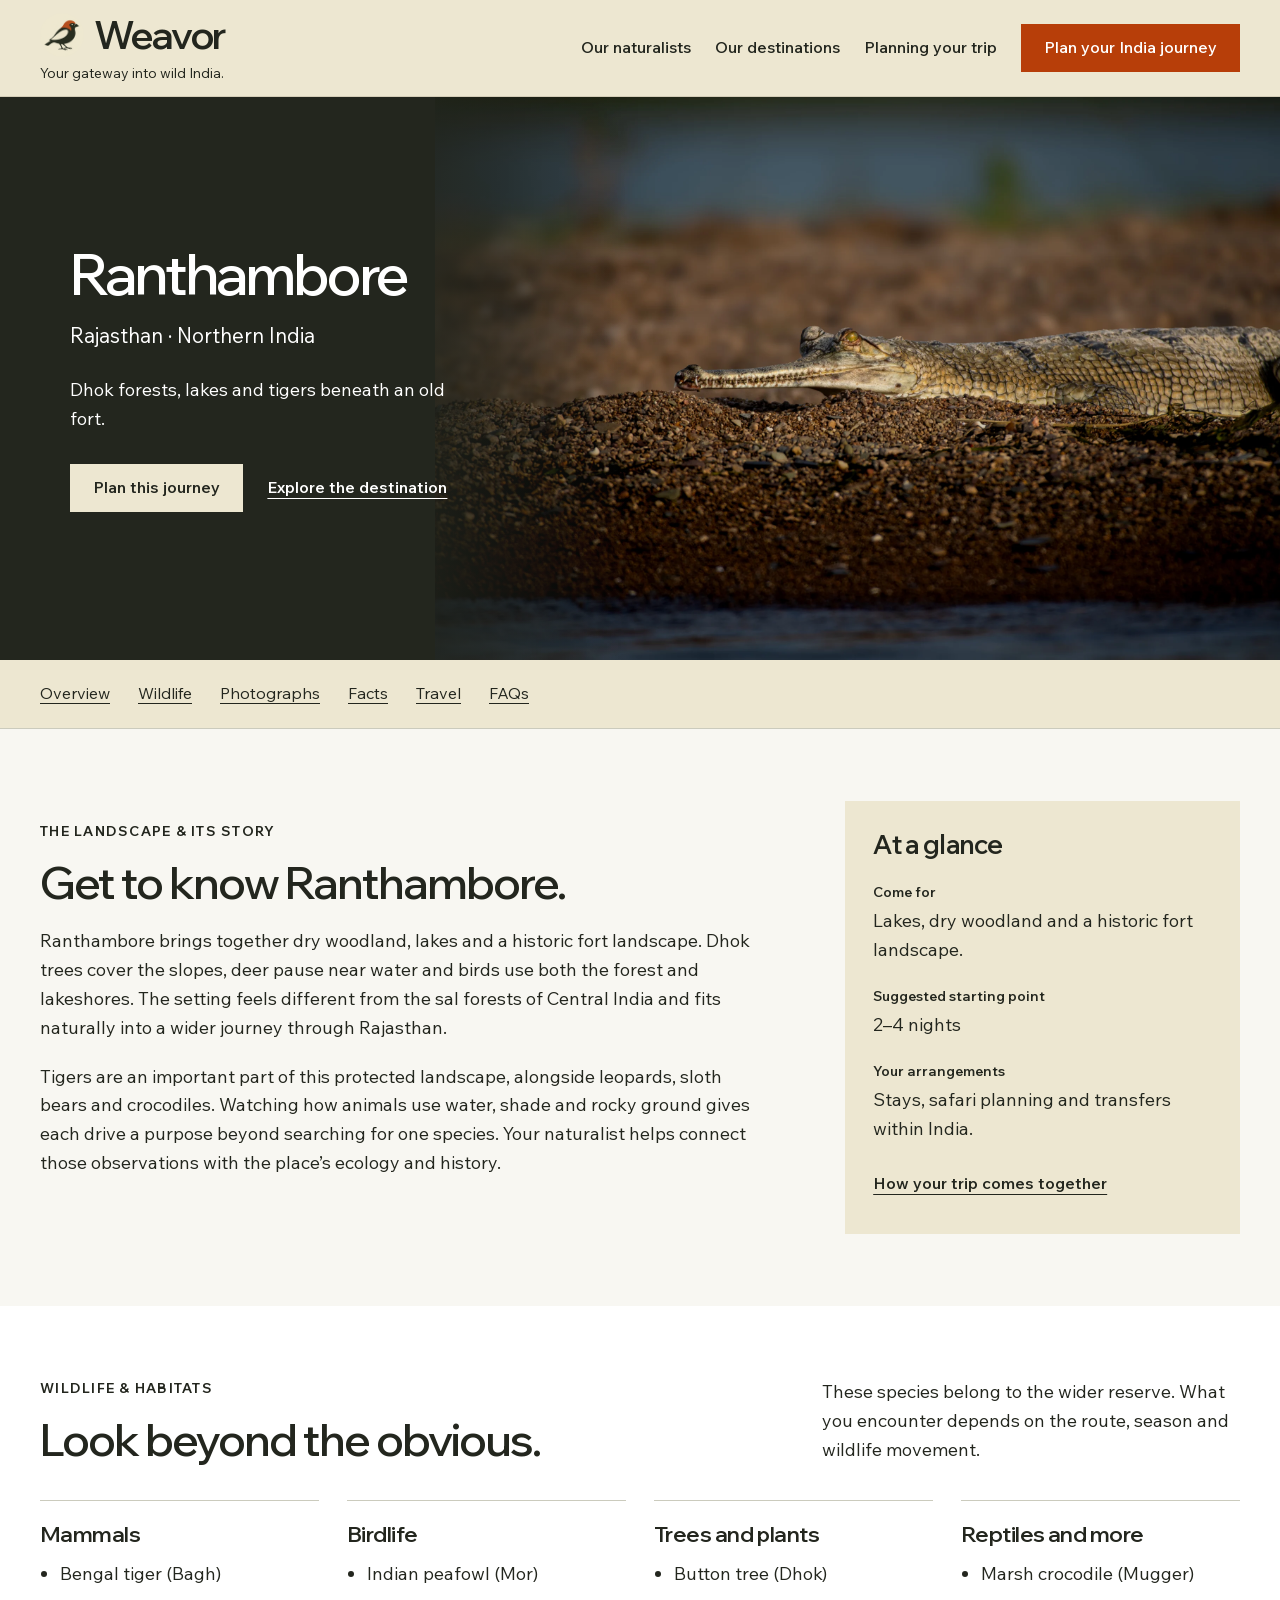
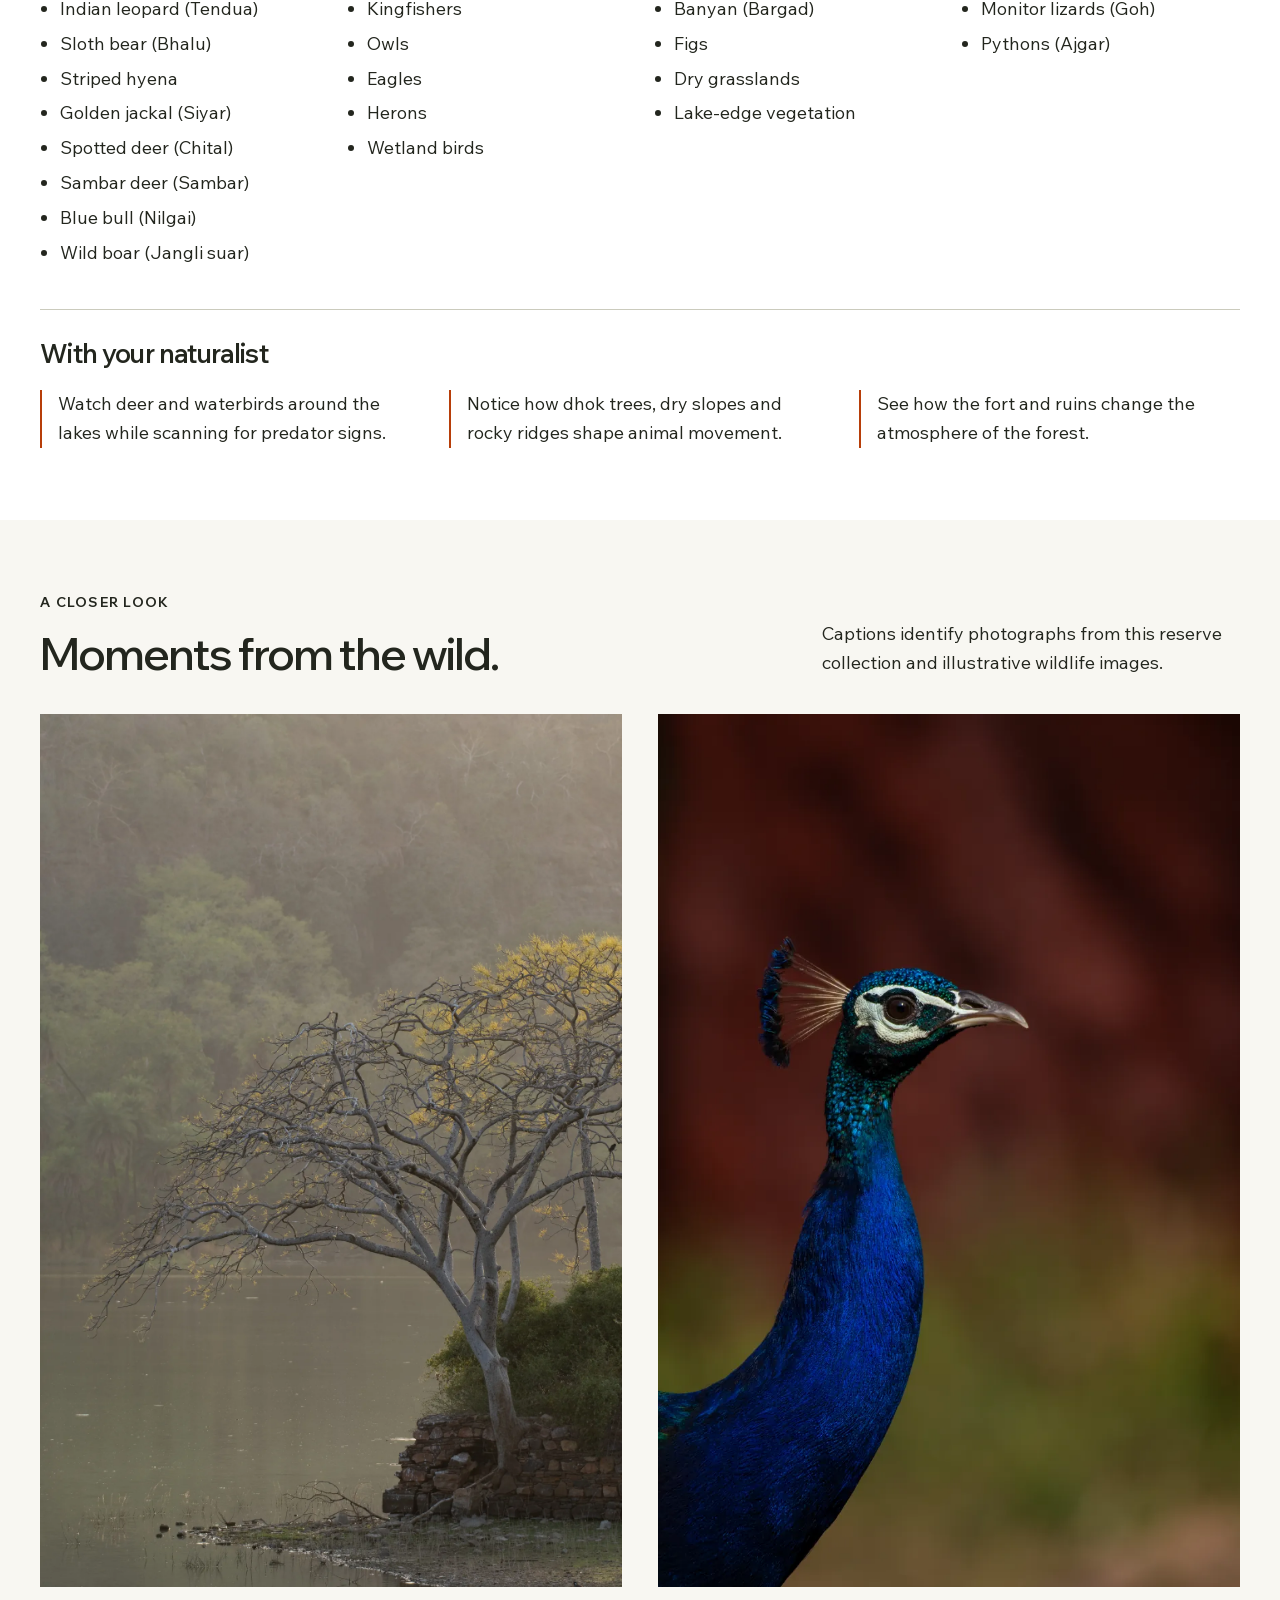
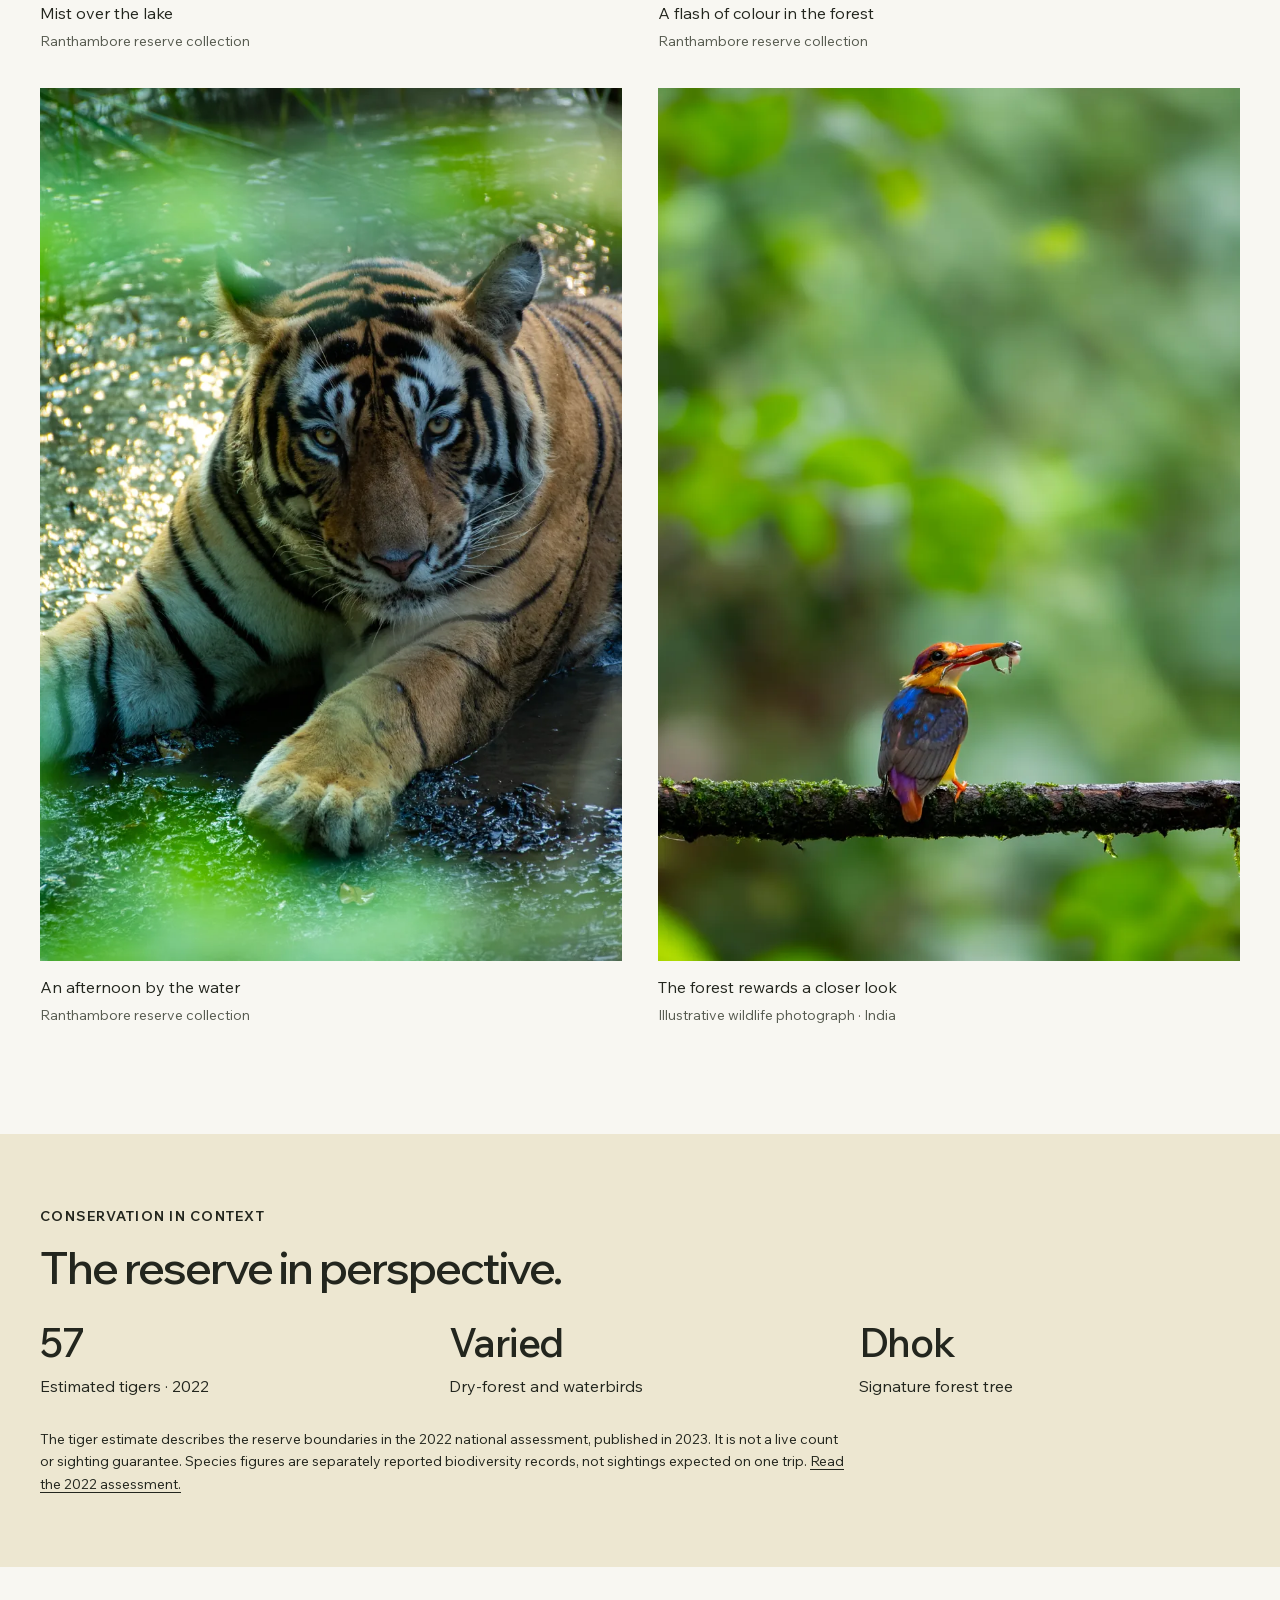
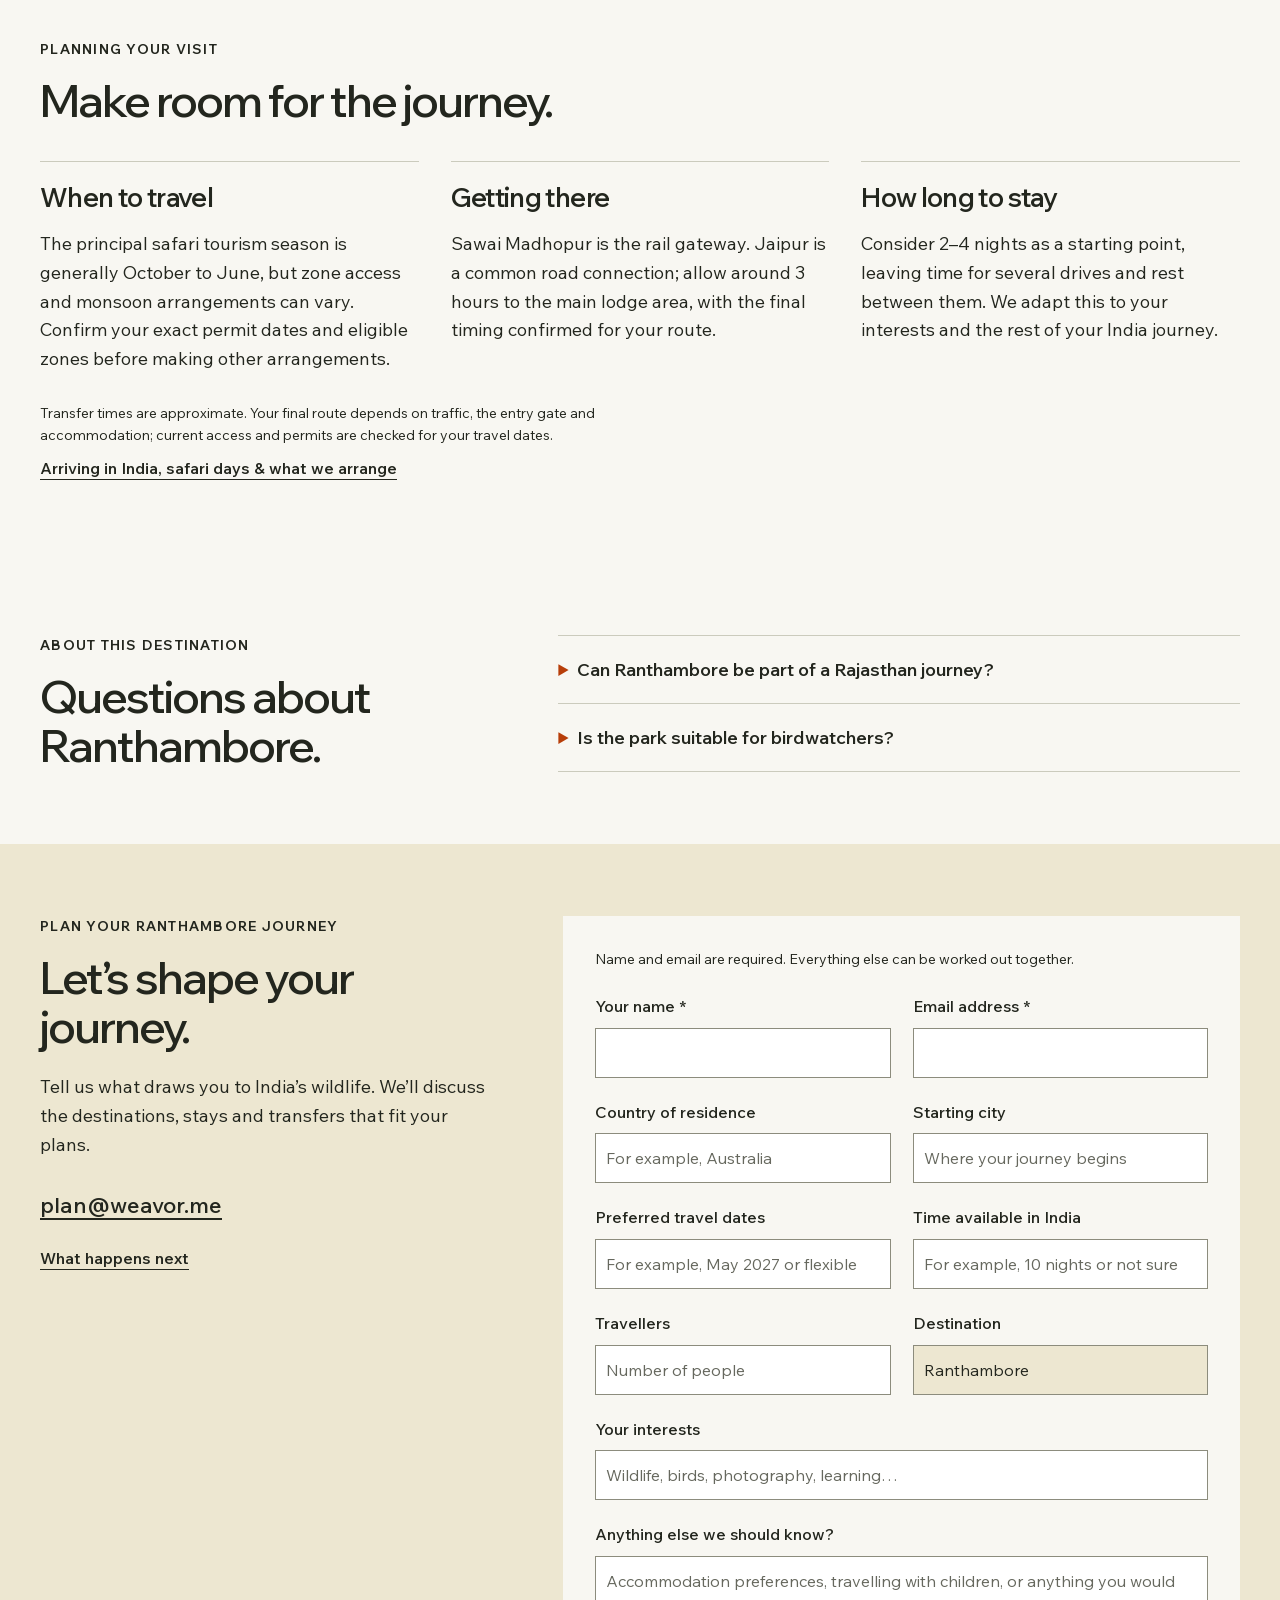
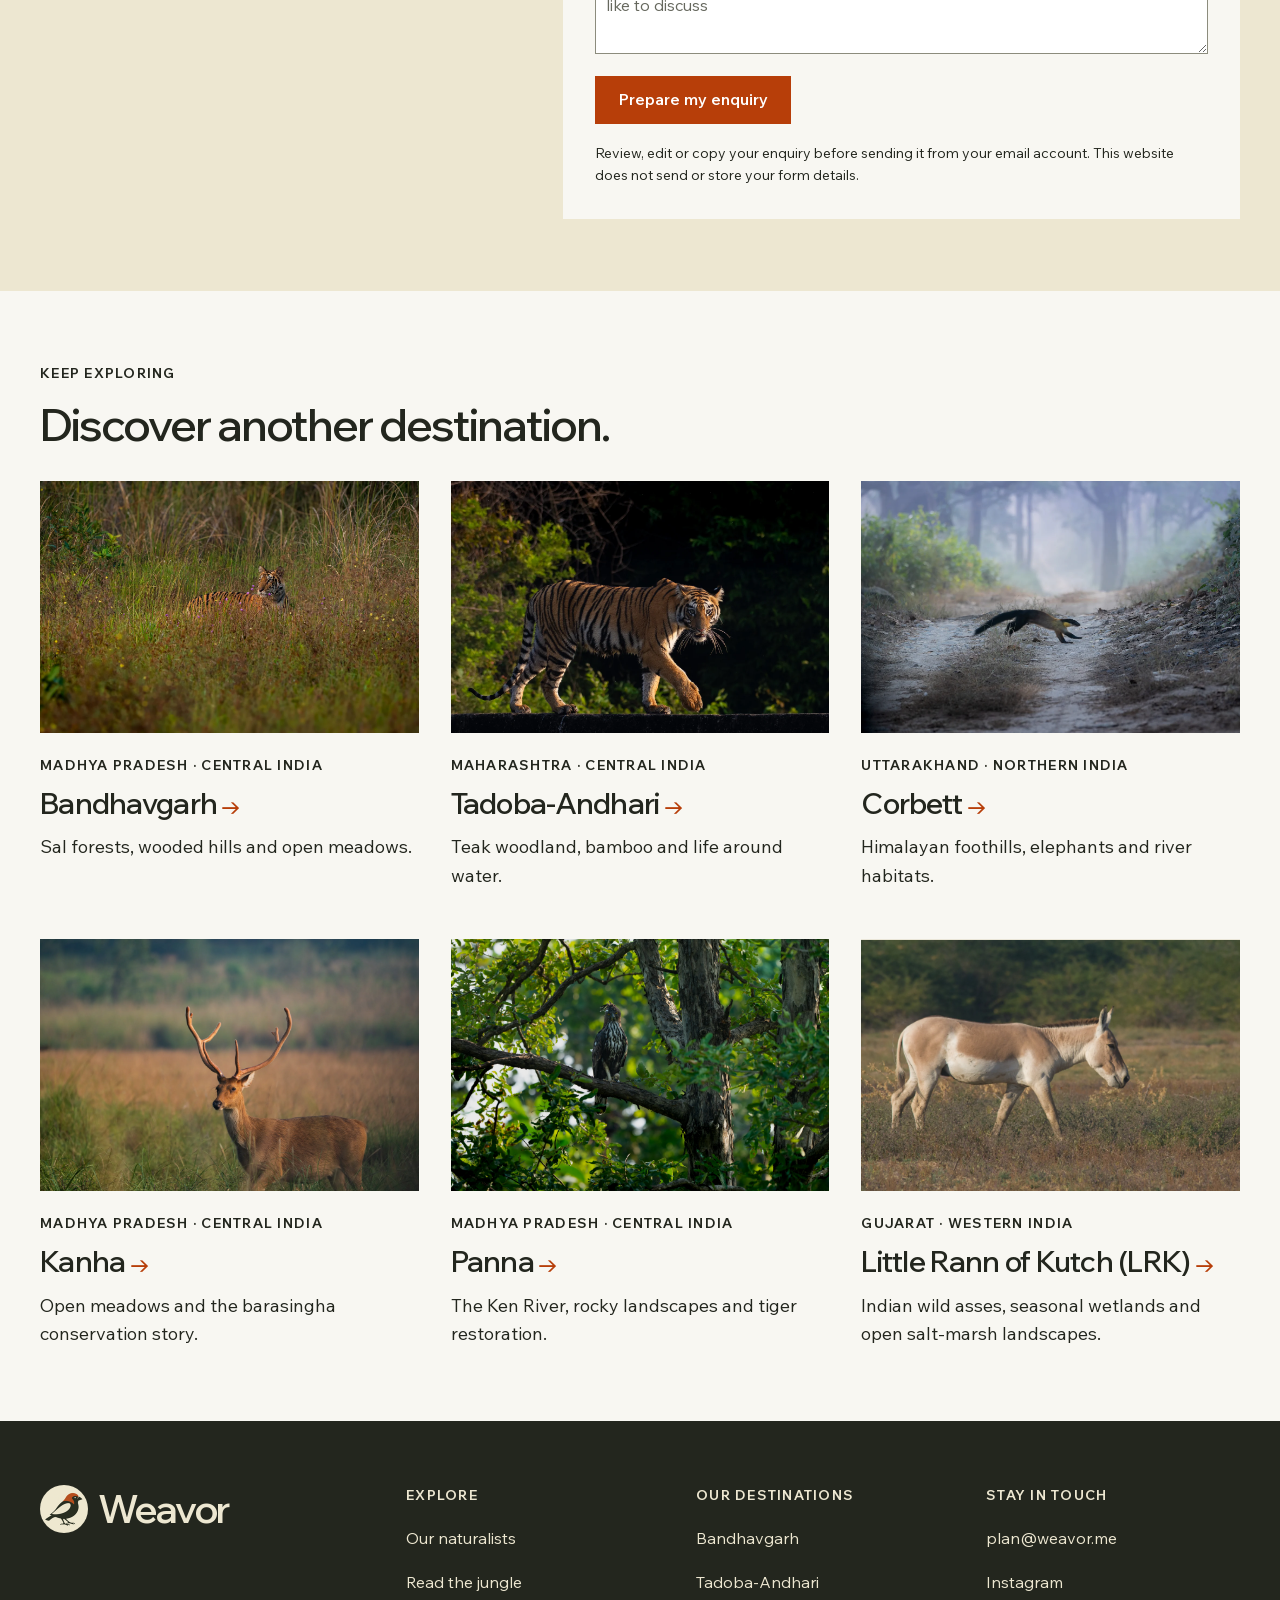
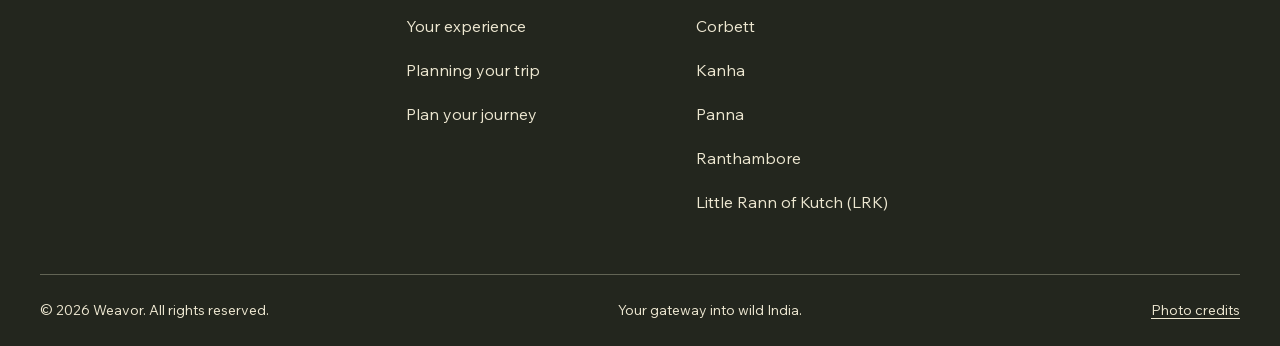
<file: forests/ranthambore/index.html>
<!DOCTYPE html><html lang="en"><head><link rel="icon" href="/favicon.ico" sizes="16x16 32x32 48x48"><link rel="icon" type="image/png" sizes="32x32" href="/weavor-bird-32.png"><link rel="icon" type="image/png" sizes="96x96" href="/weavor-bird-96.png"><link rel="apple-touch-icon" sizes="180x180" href="/apple-touch-icon.png"><meta charset="utf-8"><meta name="viewport" content="width=device-width, initial-scale=1"><title>Ranthambore Wildlife Journeys in India | Weavor</title><meta name="description" content="Explore Ranthambore with local naturalists. Lakes, dry woodland and a historic fort landscape. Plan stays, safaris and transfers for your India journey."><meta name="theme-color" content="#ede7d1"><link rel="canonical" href="https://weavor.me/forests/ranthambore/"><link rel="stylesheet" href="/assets/index-CcdcExhb.css"><link rel="stylesheet" href="/assets/forest-extension-6511bfc72d.css"><meta property="og:title" content="Ranthambore Wildlife Journeys in India | Weavor"><meta property="og:description" content="Explore Ranthambore with local naturalists. Lakes, dry woodland and a historic fort landscape. Plan stays, safaris and transfers for your India journey."><meta property="og:type" content="website"><meta property="og:url" content="https://weavor.me/forests/ranthambore/"><meta property="og:image" content="https://weavor.me/assets/ranthambore-forest-card-3f31ce16ae.webp"><meta name="twitter:card" content="summary_large_image"><script type="module" src="/assets/forest-page-9750419e36.js"></script></head><body class="static-page" data-forest="ranthambore"><a class="skip-link" href="#main">Skip to content</a><header class="header"><div class="header-inner"><a class="wordmark" href="/#home" aria-label="Weavor home"><img class="brand-bird" src="/weavor-bird-96.png" width="96" height="96" alt="" aria-hidden="true" decoding="async"><span class="brand-name">Weavor</span><span class="brand-tagline">Your gateway into wild India.</span></a><button class="menu-toggle" type="button" aria-expanded="false" aria-controls="main-nav">Menu</button><nav class="nav" id="main-nav" aria-label="Main navigation"><a href="/#naturalists">Our naturalists</a><a href="/#reserves">Our destinations</a><a href="/planning-your-trip/">Planning your trip</a><a class="button" href="#enquire">Plan your India journey</a></nav></div></header><main id="main"><section class="cover cover--overlay cover--protected forest-cover" style="--cover-position:50% 50%;--cover-max-aspect:1.5"><figure class="cover-media"><img src="/assets/ranthambore-forest-card-3f31ce16ae.webp" alt="Crocodile resting beside the water in Ranthambore" width="2400" height="1600" data-photo-id="ranthambore-crocodile" data-subject="0.25,0.35,0.75,0.35" fetchpriority="high" decoding="async"></figure><div class="cover-content"><div class="cover-copy"><h1>Ranthambore<span class="visually-hidden"> · </span><span class="cover-location">Rajasthan · Northern India</span></h1><p class="cover-deck">Dhok forests, lakes and tigers beneath an old fort.</p><div class="actions"><a class="button button-light" href="#enquire">Plan this journey</a><a class="text-link" href="#overview">Explore the destination</a></div></div></div></section>
<nav class="forest-subnav" aria-label="On this page"><div class="wrap"><a href="#overview">Overview</a><a href="#wildlife">Wildlife</a><a href="#photographs">Photographs</a><a href="#facts">Facts</a><a href="#travel">Travel</a><a href="#questions">FAQs</a></div></nav>
<section class="section-pad" id="overview"><div class="wrap overview-grid"><div class="prose"><p class="eyebrow">The landscape &amp; its story</p><h2>Get to know Ranthambore.</h2><p>Ranthambore brings together dry woodland, lakes and a historic fort landscape. Dhok trees cover the slopes, deer pause near water and birds use both the forest and lakeshores. The setting feels different from the sal forests of Central India and fits naturally into a wider journey through Rajasthan.</p><p>Tigers are an important part of this protected landscape, alongside leopards, sloth bears and crocodiles. Watching how animals use water, shade and rocky ground gives each drive a purpose beyond searching for one species. Your naturalist helps connect those observations with the place’s ecology and history.</p></div><aside class="at-a-glance"><h3>At a glance</h3><dl><dt>Come for</dt><dd>Lakes, dry woodland and a historic fort landscape.</dd><dt>Suggested starting point</dt><dd>2–4 nights</dd><dt>Your arrangements</dt><dd>Stays, safari planning and transfers within India.</dd></dl><a class="text-link" href="/planning-your-trip/">How your trip comes together</a></aside></div></section>
<section class="section-pad wildlife" id="wildlife"><div class="wrap"><div class="section-heading"><div><p class="eyebrow">Wildlife &amp; habitats</p><h2>Look beyond the obvious.</h2></div><p>These species belong to the wider reserve. What you encounter depends on the route, season and wildlife movement.</p></div><div class="wildlife-grid"><article class="wildlife-card"><h3>Mammals</h3><ul><li>Bengal tiger (Bagh)</li><li>Indian leopard (Tendua)</li><li>Sloth bear (Bhalu)</li><li>Striped hyena</li><li>Golden jackal (Siyar)</li><li>Spotted deer (Chital)</li><li>Sambar deer (Sambar)</li><li>Blue bull (Nilgai)</li><li>Wild boar (Jangli suar)</li></ul></article><article class="wildlife-card"><h3>Birdlife</h3><ul><li>Indian peafowl (Mor)</li><li>Kingfishers</li><li>Owls</li><li>Eagles</li><li>Herons</li><li>Wetland birds</li></ul></article><article class="wildlife-card"><h3>Trees and plants</h3><ul><li>Button tree (Dhok)</li><li>Banyan (Bargad)</li><li>Figs</li><li>Dry grasslands</li><li>Lake-edge vegetation</li></ul></article><article class="wildlife-card"><h3>Reptiles and more</h3><ul><li>Marsh crocodile (Mugger)</li><li>Monitor lizards (Goh)</li><li>Pythons (Ajgar)</li></ul></article></div><div class="observations"><h3>With your naturalist</h3><ul><li>Watch deer and waterbirds around the lakes while scanning for predator signs.</li><li>Notice how dhok trees, dry slopes and rocky ridges shape animal movement.</li><li>See how the fort and ruins change the atmosphere of the forest.</li></ul></div></div></section>
<section class="section-pad" id="photographs"><div class="wrap"><div class="section-heading"><div><p class="eyebrow">A closer look</p><h2>Moments from the wild.</h2></div><p>Captions identify photographs from this reserve collection and illustrative wildlife images.</p></div><div class="gallery-grid"><figure><img loading="lazy" src="/forests/ranthambore/images/ranthambore-mist-wide.webp" alt="Misty forest lake with a tree at the shoreline" data-photo-id="ranthambore-mist" width="1400" height="2100" decoding="async"><figcaption>Mist over the lake<span>Ranthambore reserve collection</span></figcaption></figure><figure><img loading="lazy" src="/forests/ranthambore/images/ranthambore-tiger-card.webp" alt="Bengal tiger resting beside water in forest shade" data-photo-id="ranthambore-tiger" width="860" height="1290" decoding="async"><figcaption>An afternoon by the water<span>Ranthambore reserve collection</span></figcaption></figure><figure><img loading="lazy" src="/forests/ranthambore/images/ranthambore-peacock-card.webp" alt="Indian peacock among shadowy trees" data-photo-id="ranthambore-peacock" width="860" height="1290" decoding="async"><figcaption>A flash of colour in the forest<span>Ranthambore reserve collection</span></figcaption></figure><figure><img loading="lazy" src="/forests/ranthambore/images/birds-kingfisher-card.webp" alt="Colourful kingfisher perched with prey in its beak" data-photo-id="birds-kingfisher" width="860" height="1290" decoding="async"><figcaption>The forest rewards a closer look<span>Illustrative wildlife photograph · India</span></figcaption></figure></div></div></section>
<section class="section-pad forest-facts" id="facts"><div class="wrap"><p class="eyebrow">Conservation in context</p><h2>The reserve in perspective.</h2><dl class="facts-grid"><div><dt>Estimated tigers · 2022</dt><dd>57</dd></div><div><dt>Dry-forest and waterbirds</dt><dd>Varied</dd></div><div><dt>Signature forest tree</dt><dd>Dhok</dd></div></dl><p class="source-note">The tiger estimate describes the reserve boundaries in the 2022 national assessment, published in 2023. It is not a live count or sighting guarantee. Species figures are separately reported biodiversity records, not sightings expected on one trip. <a href="https://nationalcampa.nic.in/dashboard/schemesPDF/66a8c63288575.pdf" target="_blank" rel="noreferrer">Read the 2022 assessment.</a></p></div></section>
<section class="section-pad" id="travel"><div class="wrap"><div class="section-heading"><div><p class="eyebrow">Planning your visit</p><h2>Make room for the journey.</h2></div></div><div class="travel-grid"><article><h3>When to travel</h3><p>The principal safari tourism season is generally October to June, but zone access and monsoon arrangements can vary. Confirm your exact permit dates and eligible zones before making other arrangements.</p></article><article><h3>Getting there</h3><p>Sawai Madhopur is the rail gateway. Jaipur is a common road connection; allow around 3 hours to the main lodge area, with the final timing confirmed for your route.</p></article><article><h3>How long to stay</h3><p>Consider 2–4 nights as a starting point, leaving time for several drives and rest between them. We adapt this to your interests and the rest of your India journey.</p></article></div><p class="travel-note">Transfer times are approximate. Your final route depends on traffic, the entry gate and accommodation; current access and permits are checked for your travel dates.</p><a class="text-link" href="/planning-your-trip/">Arriving in India, safari days &amp; what we arrange</a></div></section>
<section class="section-pad" id="questions"><div class="wrap faq-layout"><div><p class="eyebrow">About this destination</p><h2>Questions about Ranthambore.</h2></div><div class="faq-list"><details><summary>Can Ranthambore be part of a Rajasthan journey?</summary><p>Yes. It can be combined with time in Jaipur, Delhi or other cultural destinations depending on the route and time available.</p></details><details><summary>Is the park suitable for birdwatchers?</summary><p>Yes. Its lakes and woodland provide opportunities to see waterbirds, peafowl, raptors and other forest birds.</p></details></div></div></section>
<section class="section-pad enquiry" id="enquire"><div class="wrap enquiry-layout"><div class="enquiry-copy"><p class="eyebrow">Plan your Ranthambore journey</p><h2>Let’s shape your journey.</h2><p>Tell us what draws you to India’s wildlife. We’ll discuss the destinations, stays and transfers that fit your plans.</p><a class="contact-email" href="mailto:plan@weavor.me">plan@weavor.me</a><a class="text-link" href="/planning-your-trip/#your-proposal">What happens next</a></div><div class="enquiry-panel"><form data-weavor-enquiry=""><p class="form-note">Name and email are required. Everything else can be worked out together.</p><div class="form-grid"><label>Your name <span aria-hidden="true">*</span><input id="your-name" name="name" autocomplete="name" required=""></label><label>Email address <span aria-hidden="true">*</span><input name="email" type="email" autocomplete="email" required=""></label><label>Country of residence<input name="country" autocomplete="country-name" placeholder="For example, Australia"></label><label>Starting city<input name="startingCity" placeholder="Where your journey begins"></label><label>Preferred travel dates<input name="dates" placeholder="For example, May 2027 or flexible"></label><label>Time available in India<input name="duration" placeholder="For example, 10 nights or not sure"></label><label>Travellers<input name="travellers" type="number" min="1" max="99" placeholder="Number of people"></label><label>Destination<input name="forest" aria-label="Chosen destination" readonly="" value="Ranthambore"></label></div><label>Your interests<input name="interests" placeholder="Wildlife, birds, photography, learning…"></label><label>Anything else we should know?<textarea name="message" rows="3" placeholder="Accommodation preferences, travelling with children, or anything you would like to discuss"></textarea></label><button class="button" type="submit" disabled="">Prepare my enquiry</button><p class="form-note">Review, edit or copy your enquiry before sending it from your email account. This website does not send or store your form details.</p><noscript><p>Please email <a href="mailto:plan@weavor.me">plan@weavor.me</a> directly. JavaScript is needed for the enquiry preview.</p></noscript></form></div></div></section>
<section class="section-pad other-forests" id="other-forests"><div class="wrap"><p class="eyebrow">Keep exploring</p><h2>Discover another destination.</h2><div class="reserve-grid"><a class="reserve-card" href="/forests/bandhavgarh/" aria-label="Explore Bandhavgarh"><span class="reserve-photo"><img src="/assets/bandhavgarh-forest-card-311cd8e846.webp" width="1400" height="933" alt="Tiger resting among the grasses in Bandhavgarh" data-photo-id="bandhavgarh-tiger-grass" loading="lazy" decoding="async"><span class="image-fallback" hidden="">Image not available.</span></span><p class="eyebrow">Madhya Pradesh · Central India</p><h3>Bandhavgarh</h3><p class="reserve-description">Sal forests, wooded hills and open meadows.</p></a><a class="reserve-card" href="/forests/tadoba-andhari/" aria-label="Explore Tadoba-Andhari"><span class="reserve-photo"><img src="/assets/tadoba-andhari-forest-card-9ec5bc07e4.webp" width="1400" height="933" alt="Tiger walking out of the forest in Tadoba-Andhari" data-photo-id="drive-tadoba-andhari-card" loading="lazy" decoding="async"><span class="image-fallback" hidden="">Image not available.</span></span><p class="eyebrow">Maharashtra · Central India</p><h3>Tadoba-Andhari</h3><p class="reserve-description">Teak woodland, bamboo and life around water.</p></a><a class="reserve-card" href="/forests/corbett/" aria-label="Explore Corbett"><span class="reserve-photo"><img src="/assets/corbett-forest-card-ad9db7e5cd.webp" width="1400" height="933" alt="Small mammal crossing a misty forest track in Corbett" data-photo-id="corbett-crossing" loading="lazy" decoding="async"><span class="image-fallback" hidden="">Image not available.</span></span><p class="eyebrow">Uttarakhand · Northern India</p><h3>Corbett</h3><p class="reserve-description">Himalayan foothills, elephants and river habitats.</p></a><a class="reserve-card" href="/forests/kanha/" aria-label="Explore Kanha"><span class="reserve-photo"><img src="/assets/kanha-forest-card-3bcee0b54d.webp" width="2400" height="1600" alt="Antlered deer standing in the meadow at Kanha" data-photo-id="kanha-stag" loading="lazy" decoding="async"><span class="image-fallback" hidden="">Image not available.</span></span><p class="eyebrow">Madhya Pradesh · Central India</p><h3>Kanha</h3><p class="reserve-description">Open meadows and the barasingha conservation story.</p></a><a class="reserve-card" href="/forests/panna/" aria-label="Explore Panna"><span class="reserve-photo"><img src="/assets/panna-forest-card-911e82a993.webp" width="2400" height="1600" alt="Bird of prey perched among the trees in Panna" data-photo-id="panna-raptor" loading="lazy" decoding="async"><span class="image-fallback" hidden="">Image not available.</span></span><p class="eyebrow">Madhya Pradesh · Central India</p><h3>Panna</h3><p class="reserve-description">The Ken River, rocky landscapes and tiger restoration.</p></a><a class="reserve-card" href="/destinations/little-rann-of-kutch/" aria-label="Explore Little Rann of Kutch (LRK)"><span class="reserve-photo"><img src="/assets/lrk/wild-ass.webp" width="2000" height="1324" alt="Indian wild ass walking through scrub in the Little Rann of Kutch" data-photo-id="lrk-wild-ass" loading="lazy" decoding="async"><span class="image-fallback" hidden="">Image not available.</span></span><p class="eyebrow">Gujarat · Western India</p><h3>Little Rann of Kutch (LRK)</h3><p class="reserve-description">Indian wild asses, seasonal wetlands and open salt-marsh landscapes.</p></a></div></div></section></main><footer class="footer"><div class="footer-top wrap"><div><a class="footer-wordmark" href="/#home" aria-label="Weavor home"><img class="brand-bird" src="/weavor-bird-96.png" width="96" height="96" alt="" aria-hidden="true" decoding="async"><span class="brand-name">Weavor</span></a></div><div><p class="eyebrow">Explore</p><a href="/#naturalists">Our naturalists</a><a href="/#read-the-jungle">Read the jungle</a><a href="/#experience">Your experience</a><a href="/planning-your-trip/">Planning your trip</a><a href="#enquire">Plan your journey</a></div><div><p class="eyebrow">Our destinations</p><a href="/forests/bandhavgarh/">Bandhavgarh</a><a href="/forests/tadoba-andhari/">Tadoba-Andhari</a><a href="/forests/corbett/">Corbett</a><a href="/forests/kanha/">Kanha</a><a href="/forests/panna/">Panna</a><a href="/forests/ranthambore/">Ranthambore</a><a href="/destinations/little-rann-of-kutch/">Little Rann of Kutch (LRK)</a></div><div><p class="eyebrow">Stay in touch</p><a href="mailto:plan@weavor.me">plan@weavor.me</a><a href="https://www.instagram.com/weavor.experience/" target="_blank" rel="noreferrer">Instagram</a></div></div><div class="footer-bottom wrap"><span>© 2026 Weavor. All rights reserved.</span><span>Your gateway into wild India.</span><a href="/photo-credits/">Photo credits</a></div></footer></body></html>
</file>
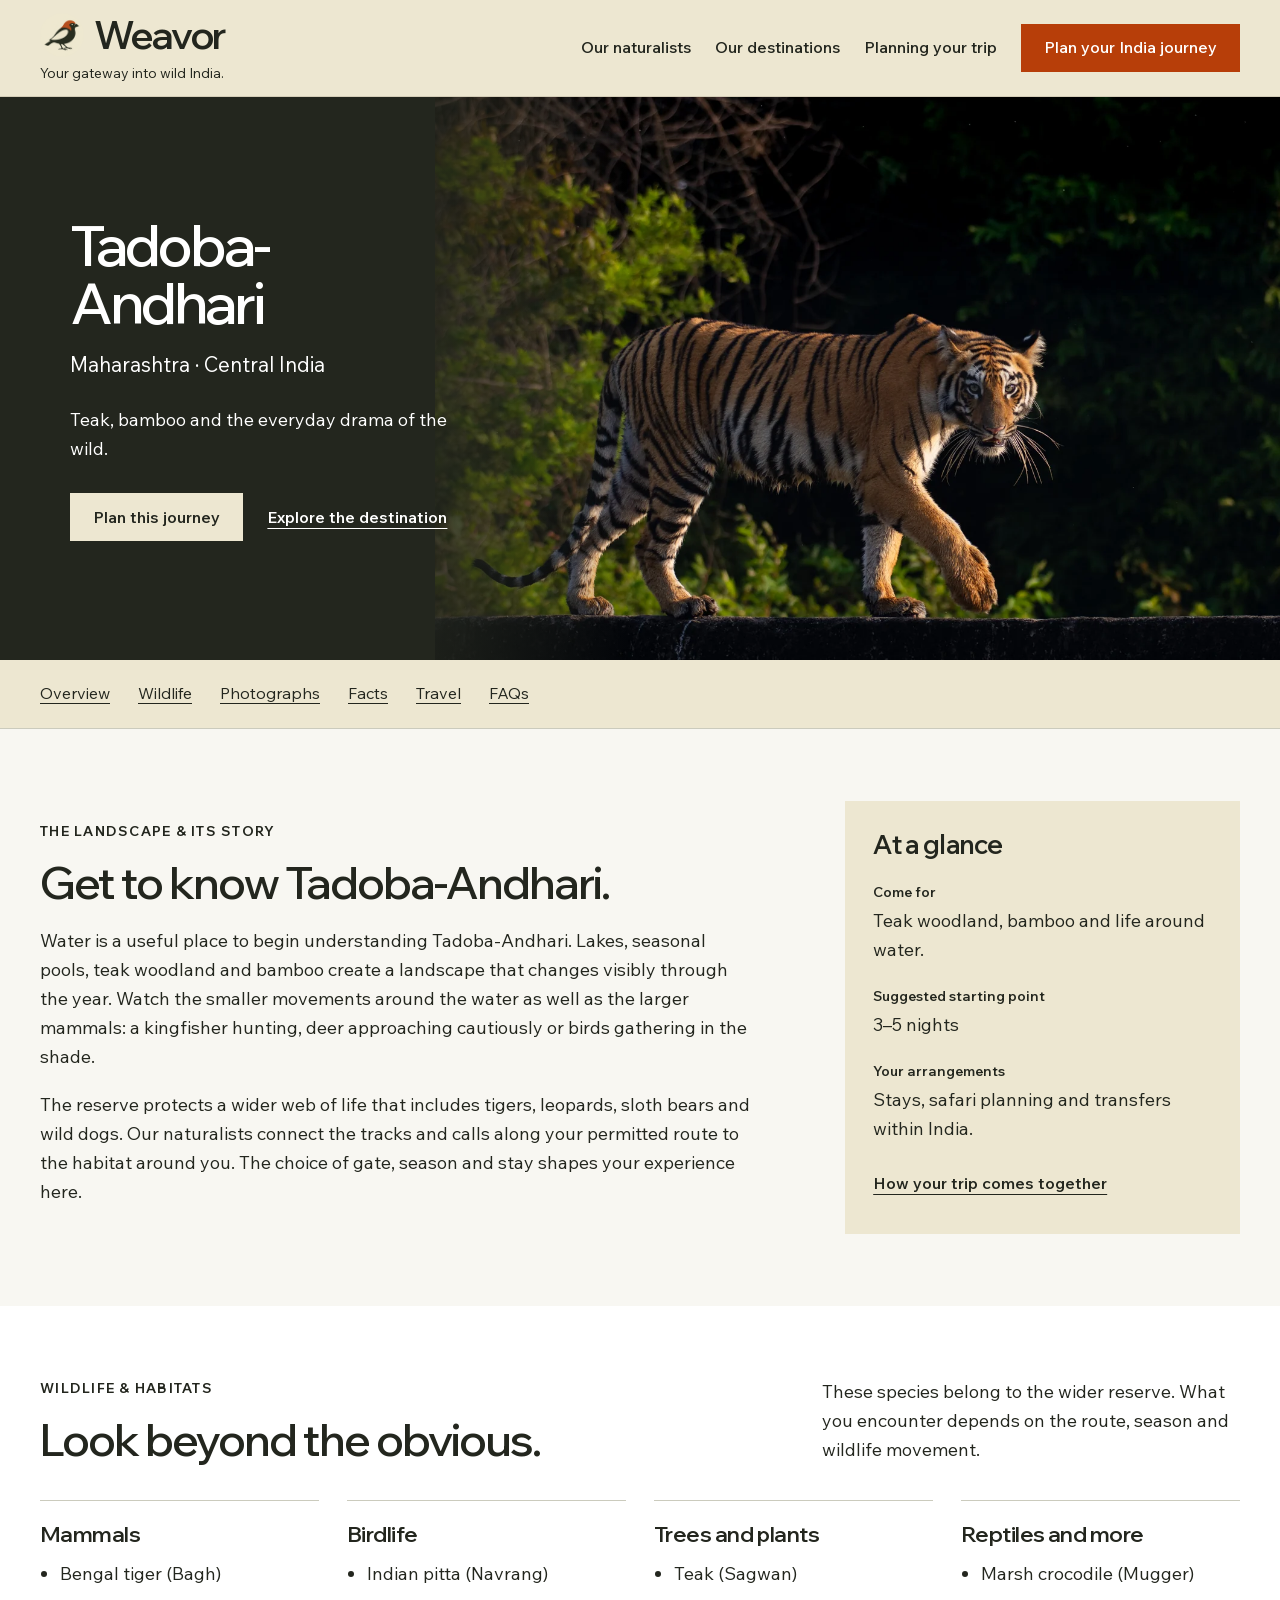
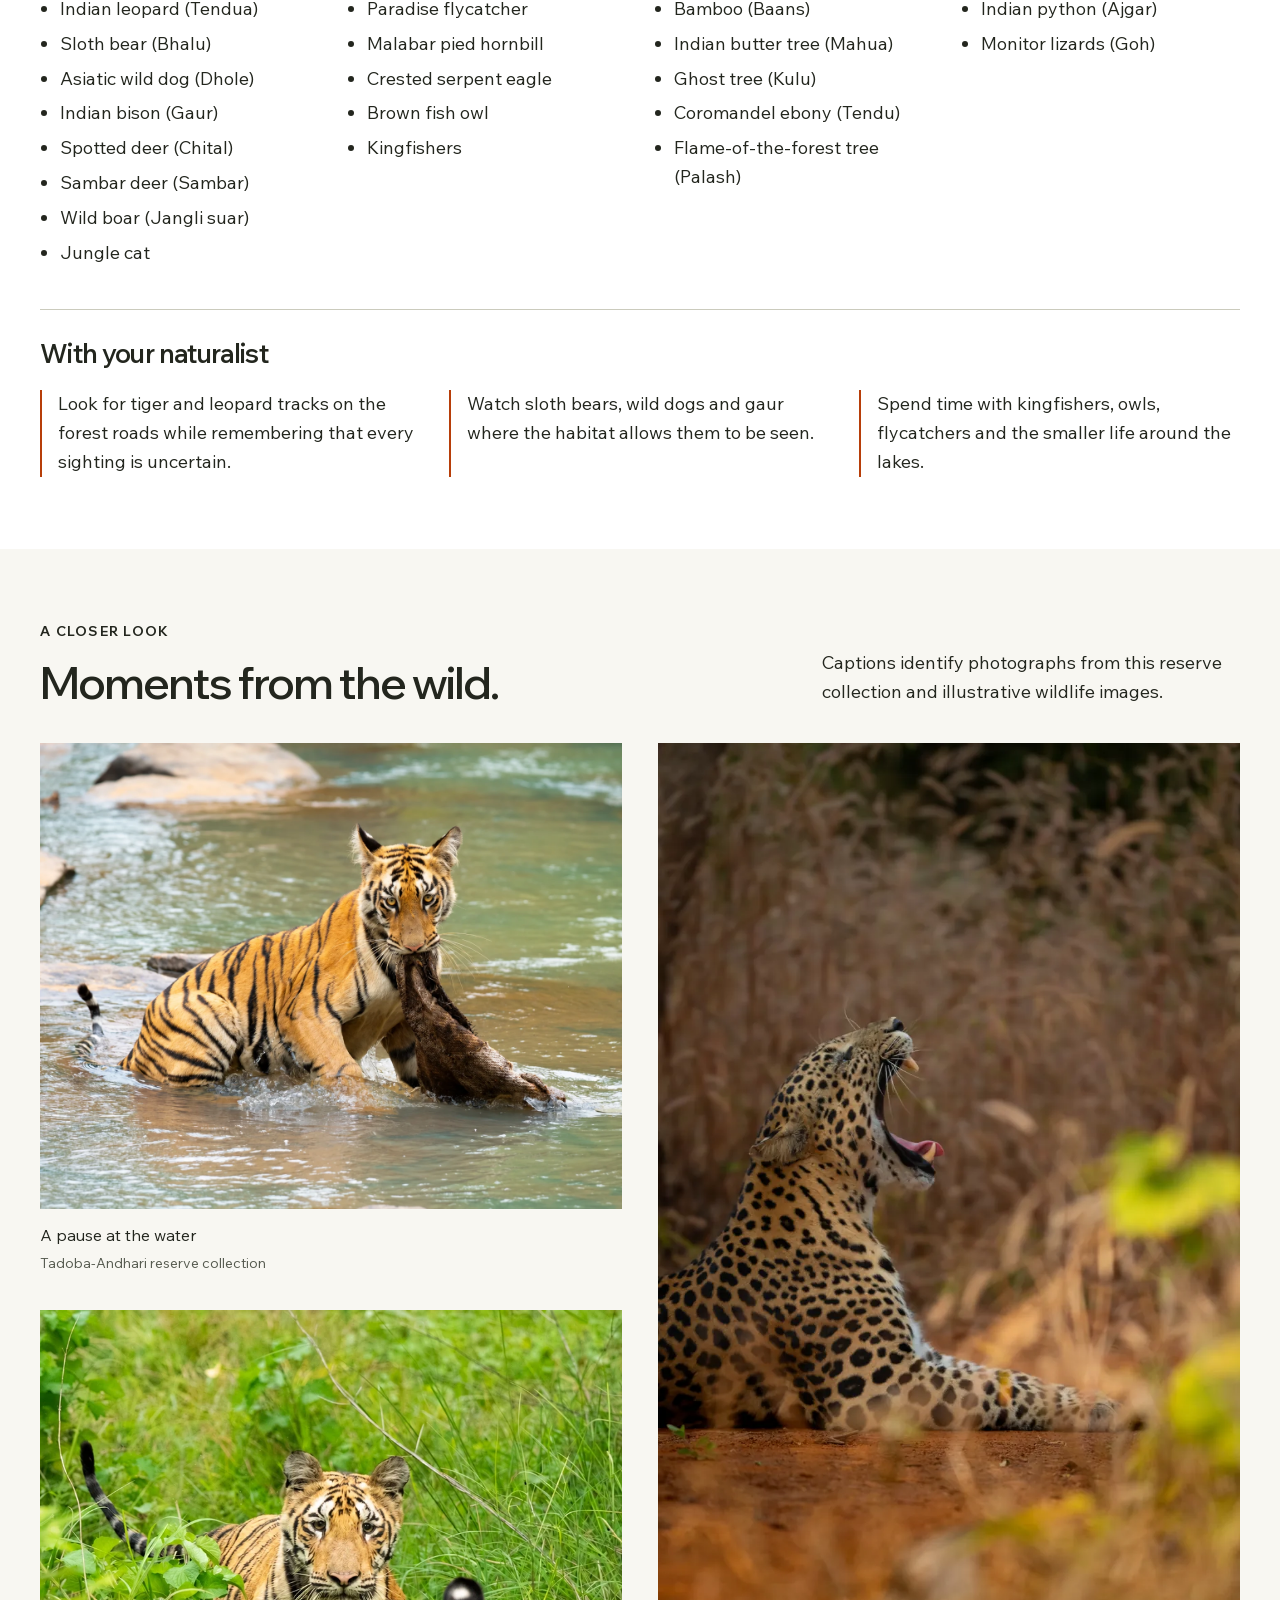
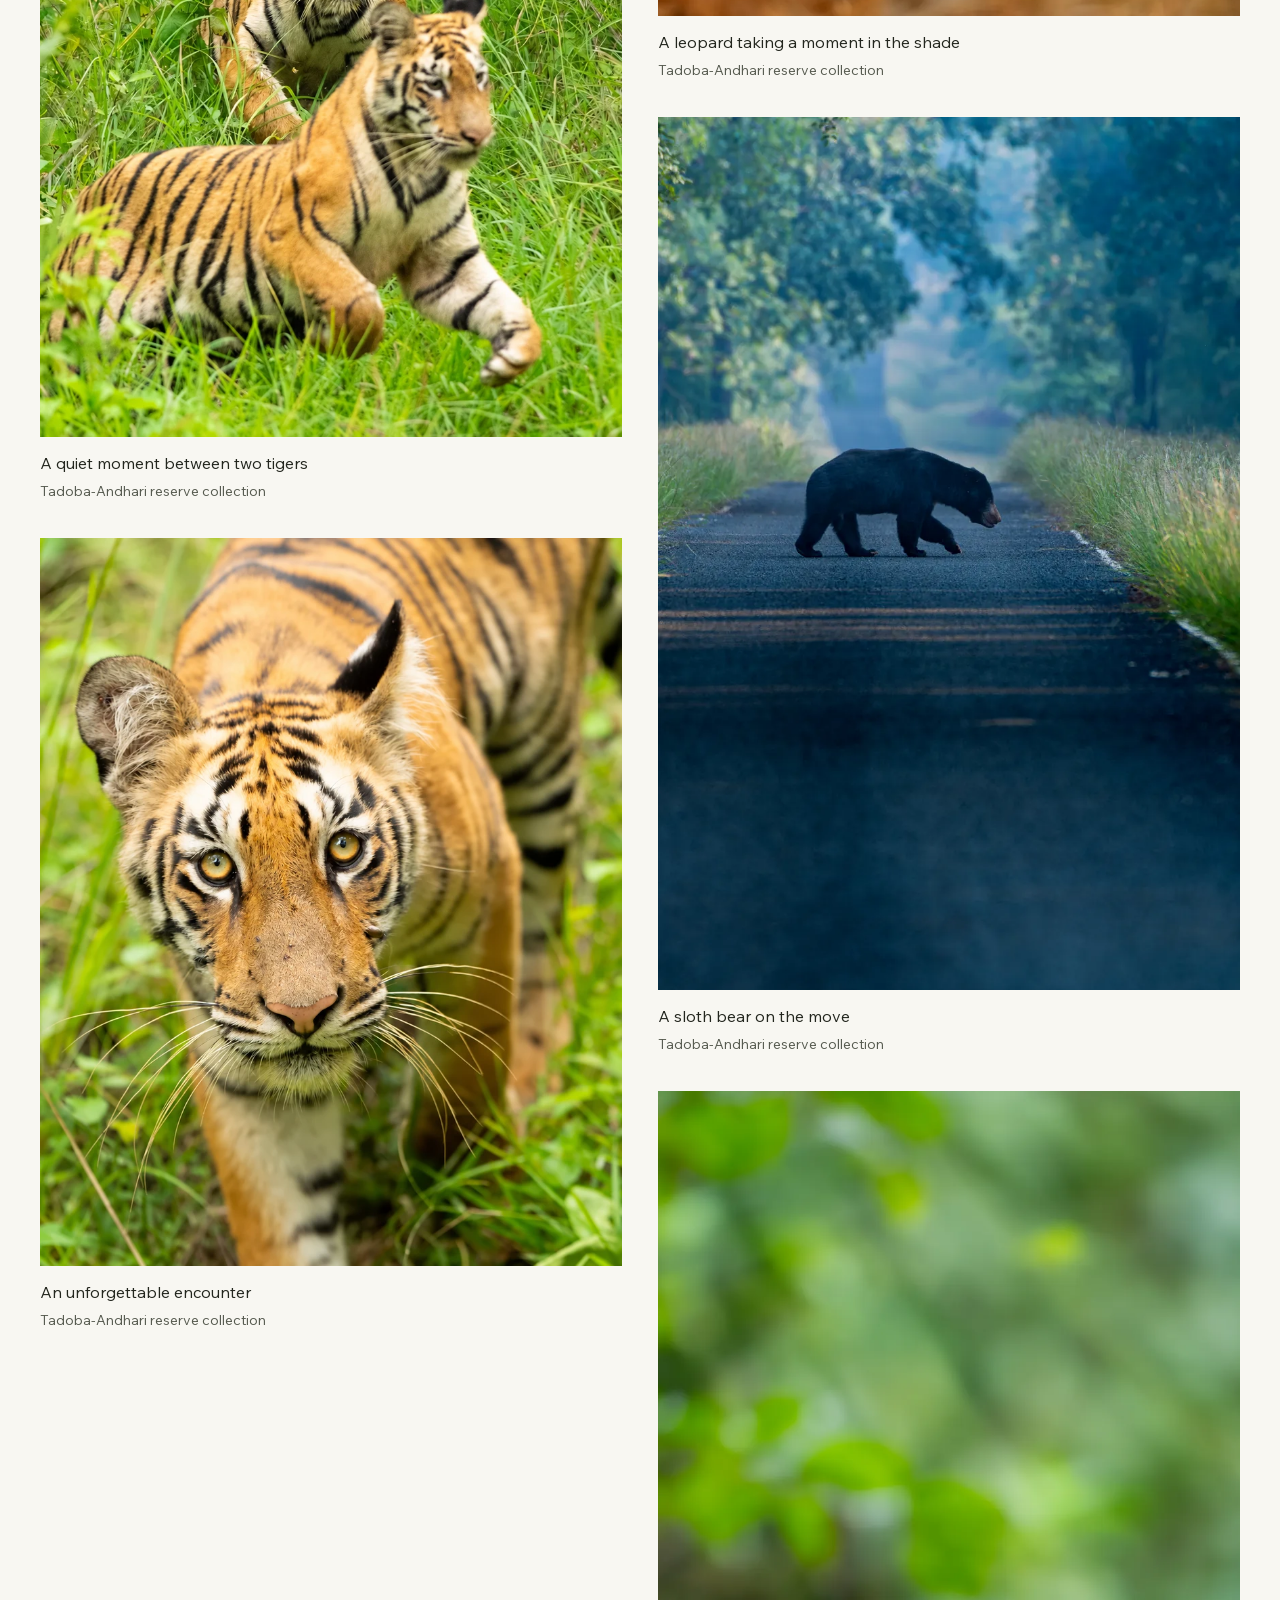
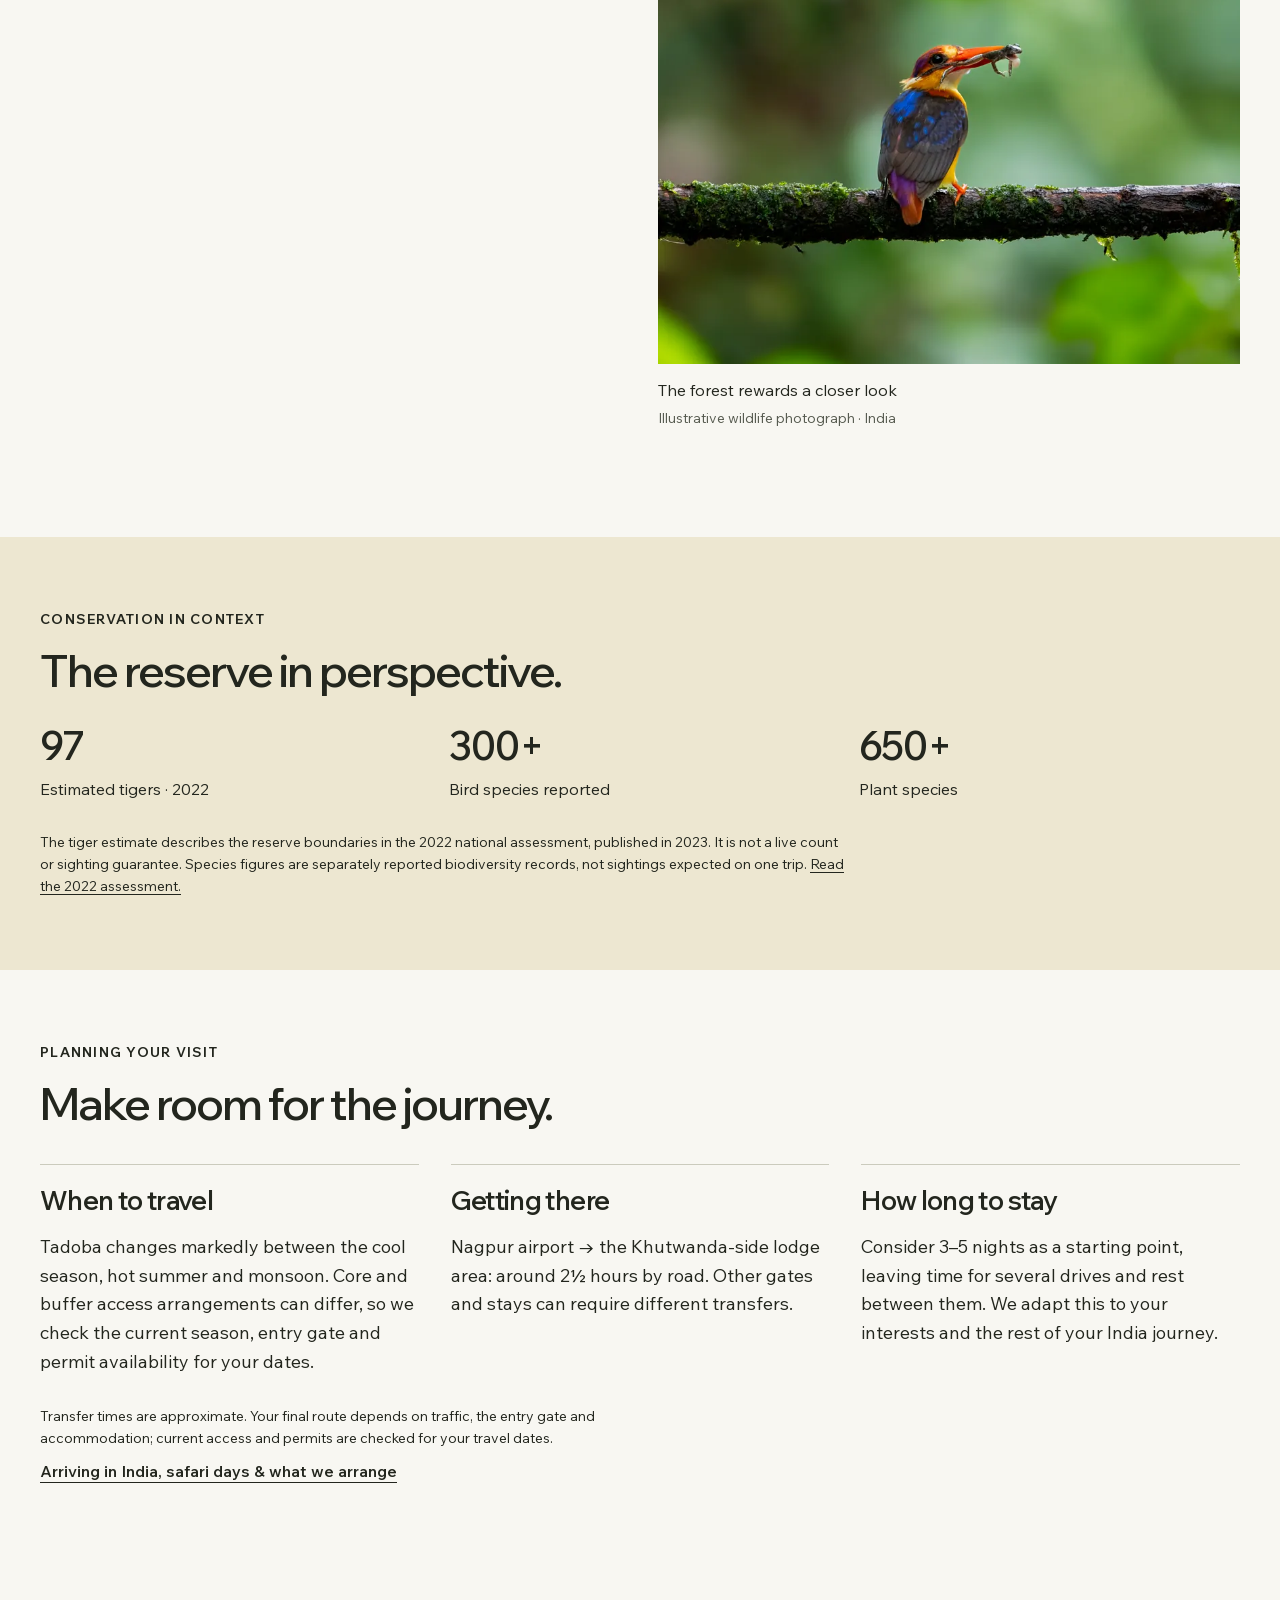
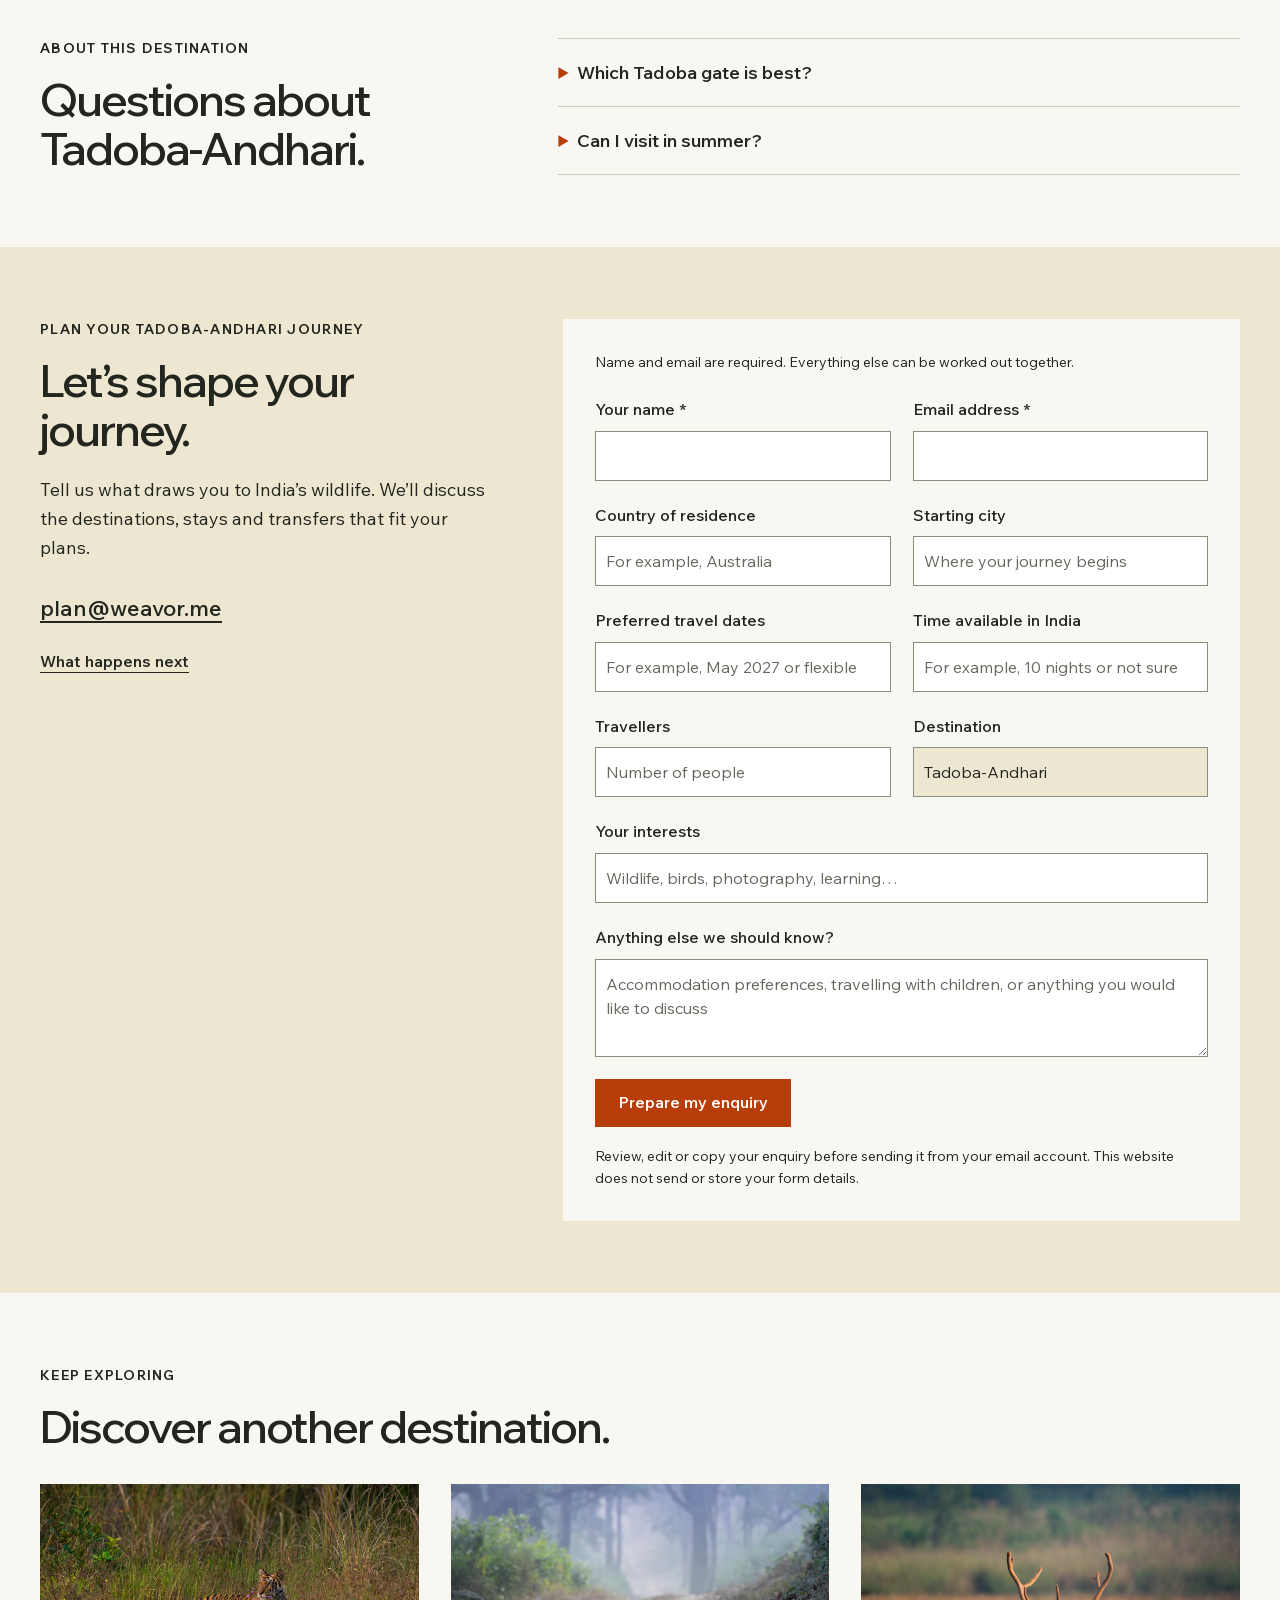
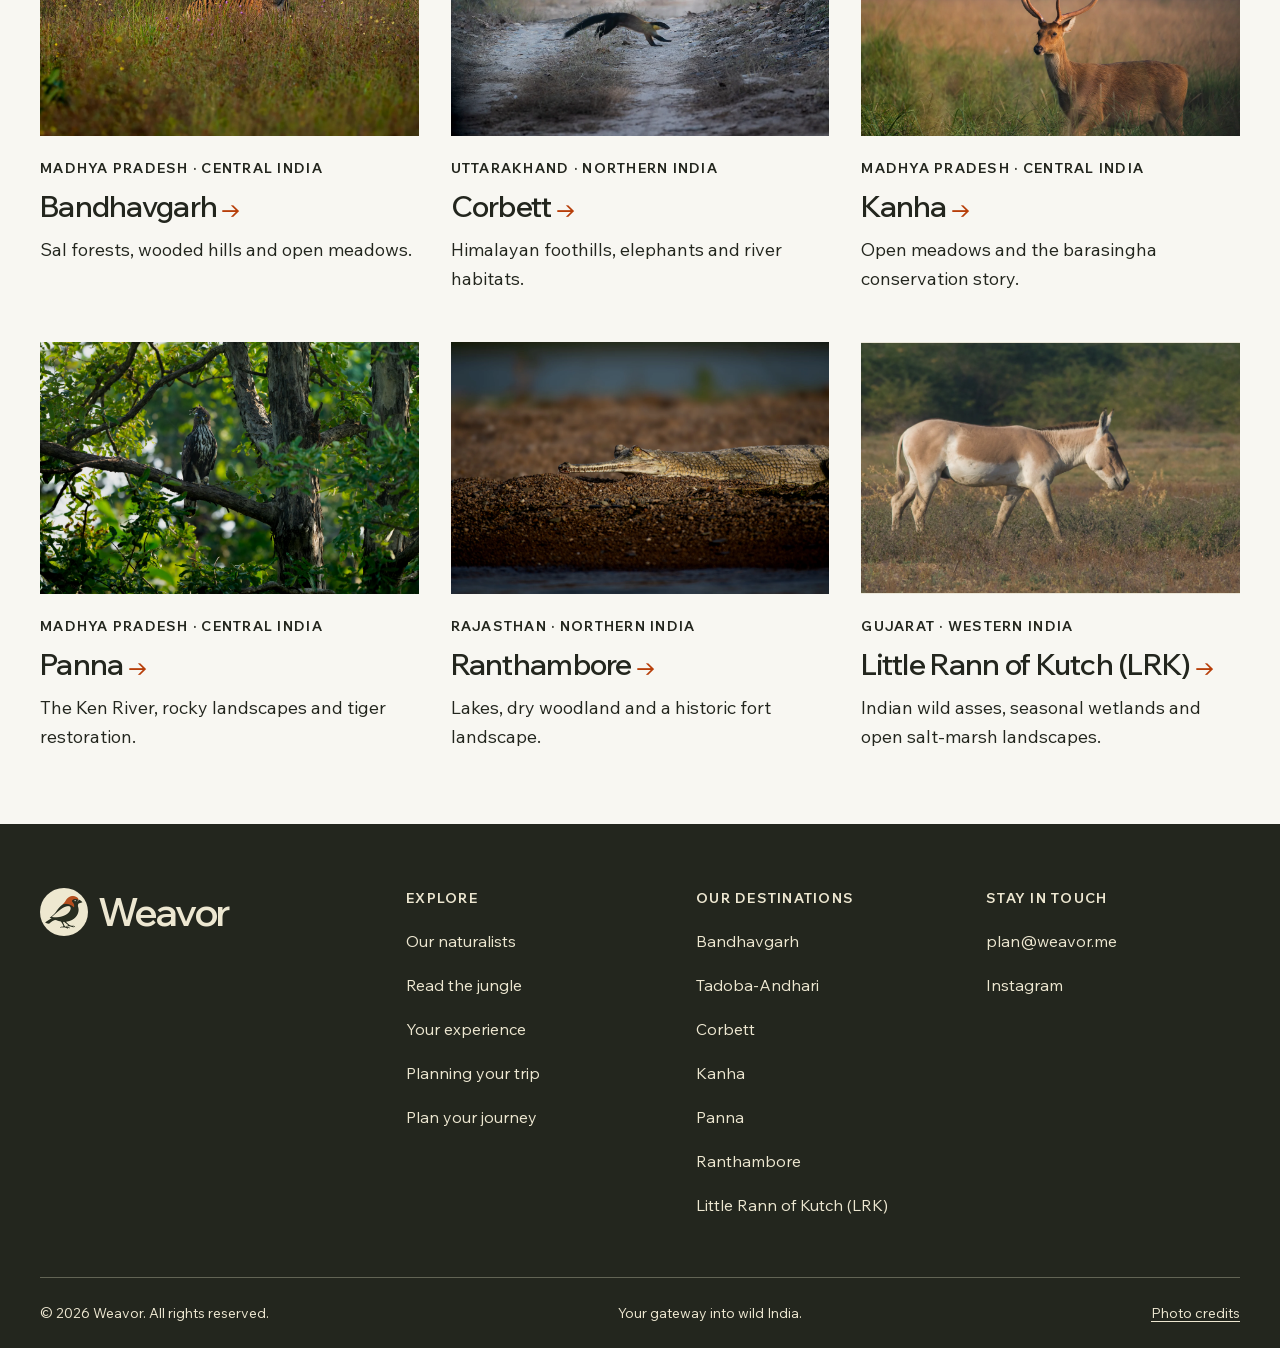
<file: forests/tadoba-andhari/index.html>
<!DOCTYPE html><html lang="en"><head><link rel="icon" href="/favicon.ico" sizes="16x16 32x32 48x48"><link rel="icon" type="image/png" sizes="32x32" href="/weavor-bird-32.png"><link rel="icon" type="image/png" sizes="96x96" href="/weavor-bird-96.png"><link rel="apple-touch-icon" sizes="180x180" href="/apple-touch-icon.png"><meta charset="utf-8"><meta name="viewport" content="width=device-width, initial-scale=1"><title>Tadoba-Andhari Wildlife Journeys in India | Weavor</title><meta name="description" content="Explore Tadoba-Andhari with local naturalists. Teak woodland, bamboo and life around water. Plan stays, safaris and transfers for your India journey."><meta name="theme-color" content="#ede7d1"><link rel="canonical" href="https://weavor.me/forests/tadoba-andhari/"><link rel="stylesheet" href="/assets/index-CcdcExhb.css"><link rel="stylesheet" href="/assets/forest-extension-6511bfc72d.css"><meta property="og:title" content="Tadoba-Andhari Wildlife Journeys in India | Weavor"><meta property="og:description" content="Explore Tadoba-Andhari with local naturalists. Teak woodland, bamboo and life around water. Plan stays, safaris and transfers for your India journey."><meta property="og:type" content="website"><meta property="og:url" content="https://weavor.me/forests/tadoba-andhari/"><meta property="og:image" content="https://weavor.me/assets/tadoba-andhari-forest-card-9ec5bc07e4.webp"><meta name="twitter:card" content="summary_large_image"><script type="module" src="/assets/forest-page-9750419e36.js"></script></head><body class="static-page" data-forest="tadoba-andhari"><a class="skip-link" href="#main">Skip to content</a><header class="header"><div class="header-inner"><a class="wordmark" href="/#home" aria-label="Weavor home"><img class="brand-bird" src="/weavor-bird-96.png" width="96" height="96" alt="" aria-hidden="true" decoding="async"><span class="brand-name">Weavor</span><span class="brand-tagline">Your gateway into wild India.</span></a><button class="menu-toggle" type="button" aria-expanded="false" aria-controls="main-nav">Menu</button><nav class="nav" id="main-nav" aria-label="Main navigation"><a href="/#naturalists">Our naturalists</a><a href="/#reserves">Our destinations</a><a href="/planning-your-trip/">Planning your trip</a><a class="button" href="#enquire">Plan your India journey</a></nav></div></header><main id="main"><section class="cover cover--overlay cover--protected forest-cover" style="--cover-position:50% 50%;--cover-max-aspect:1.5"><figure class="cover-media"><img src="/assets/tadoba-andhari-forest-card-9ec5bc07e4.webp" alt="Tiger walking out of the forest in Tadoba-Andhari" width="1400" height="933" data-photo-id="drive-tadoba-andhari-card" data-subject="0.02,0.33,0.73,0.61" fetchpriority="high" decoding="async"></figure><div class="cover-content"><div class="cover-copy"><h1>Tadoba-Andhari<span class="visually-hidden"> · </span><span class="cover-location">Maharashtra · Central India</span></h1><p class="cover-deck">Teak, bamboo and the everyday drama of the wild.</p><div class="actions"><a class="button button-light" href="#enquire">Plan this journey</a><a class="text-link" href="#overview">Explore the destination</a></div></div></div></section>
<nav class="forest-subnav" aria-label="On this page"><div class="wrap"><a href="#overview">Overview</a><a href="#wildlife">Wildlife</a><a href="#photographs">Photographs</a><a href="#facts">Facts</a><a href="#travel">Travel</a><a href="#questions">FAQs</a></div></nav>
<section class="section-pad" id="overview"><div class="wrap overview-grid"><div class="prose"><p class="eyebrow">The landscape &amp; its story</p><h2>Get to know Tadoba-Andhari.</h2><p>Water is a useful place to begin understanding Tadoba-Andhari. Lakes, seasonal pools, teak woodland and bamboo create a landscape that changes visibly through the year. Watch the smaller movements around the water as well as the larger mammals: a kingfisher hunting, deer approaching cautiously or birds gathering in the shade.</p><p>The reserve protects a wider web of life that includes tigers, leopards, sloth bears and wild dogs. Our naturalists connect the tracks and calls along your permitted route to the habitat around you. The choice of gate, season and stay shapes your experience here.</p></div><aside class="at-a-glance"><h3>At a glance</h3><dl><dt>Come for</dt><dd>Teak woodland, bamboo and life around water.</dd><dt>Suggested starting point</dt><dd>3–5 nights</dd><dt>Your arrangements</dt><dd>Stays, safari planning and transfers within India.</dd></dl><a class="text-link" href="/planning-your-trip/">How your trip comes together</a></aside></div></section>
<section class="section-pad wildlife" id="wildlife"><div class="wrap"><div class="section-heading"><div><p class="eyebrow">Wildlife &amp; habitats</p><h2>Look beyond the obvious.</h2></div><p>These species belong to the wider reserve. What you encounter depends on the route, season and wildlife movement.</p></div><div class="wildlife-grid"><article class="wildlife-card"><h3>Mammals</h3><ul><li>Bengal tiger (Bagh)</li><li>Indian leopard (Tendua)</li><li>Sloth bear (Bhalu)</li><li>Asiatic wild dog (Dhole)</li><li>Indian bison (Gaur)</li><li>Spotted deer (Chital)</li><li>Sambar deer (Sambar)</li><li>Wild boar (Jangli suar)</li><li>Jungle cat</li></ul></article><article class="wildlife-card"><h3>Birdlife</h3><ul><li>Indian pitta (Navrang)</li><li>Paradise flycatcher</li><li>Malabar pied hornbill</li><li>Crested serpent eagle</li><li>Brown fish owl</li><li>Kingfishers</li></ul></article><article class="wildlife-card"><h3>Trees and plants</h3><ul><li>Teak (Sagwan)</li><li>Bamboo (Baans)</li><li>Indian butter tree (Mahua)</li><li>Ghost tree (Kulu)</li><li>Coromandel ebony (Tendu)</li><li>Flame-of-the-forest tree (Palash)</li></ul></article><article class="wildlife-card"><h3>Reptiles and more</h3><ul><li>Marsh crocodile (Mugger)</li><li>Indian python (Ajgar)</li><li>Monitor lizards (Goh)</li></ul></article></div><div class="observations"><h3>With your naturalist</h3><ul><li>Look for tiger and leopard tracks on the forest roads while remembering that every sighting is uncertain.</li><li>Watch sloth bears, wild dogs and gaur where the habitat allows them to be seen.</li><li>Spend time with kingfishers, owls, flycatchers and the smaller life around the lakes.</li></ul></div></div></section>
<section class="section-pad" id="photographs"><div class="wrap"><div class="section-heading"><div><p class="eyebrow">A closer look</p><h2>Moments from the wild.</h2></div><p>Captions identify photographs from this reserve collection and illustrative wildlife images.</p></div><div class="gallery-grid"><figure><img loading="lazy" src="/forests/tadoba-andhari/images/tadoba-tiger-pool-wide-clean.webp" alt="Bengal tiger standing in shallow water" data-photo-id="tadoba-tiger-pool" width="1402" height="1122" decoding="async"><figcaption>A pause at the water<span>Tadoba-Andhari reserve collection</span></figcaption></figure><figure><img loading="lazy" src="/forests/tadoba-andhari/images/tadoba-tiger-pair-clean.webp" alt="Two Bengal tigers in green grass" data-photo-id="tadoba-tiger-pair" width="860" height="1075" decoding="async"><figcaption>A quiet moment between two tigers<span>Tadoba-Andhari reserve collection</span></figcaption></figure><figure><img loading="lazy" src="/forests/tadoba-andhari/images/tadoba-tiger-close-clean.webp" alt="Bengal tiger looking towards the camera" data-photo-id="tadoba-tiger-close" width="860" height="1075" decoding="async"><figcaption>An unforgettable encounter<span>Tadoba-Andhari reserve collection</span></figcaption></figure><figure><img loading="lazy" src="/forests/tadoba-andhari/images/tadoba-leopard-card.webp" alt="Leopard resting in dry woodland" data-photo-id="tadoba-leopard" width="860" height="1290" decoding="async"><figcaption>A leopard taking a moment in the shade<span>Tadoba-Andhari reserve collection</span></figcaption></figure><figure><img loading="lazy" src="/forests/tadoba-andhari/images/tadoba-sloth-bear-card.webp" alt="Sloth bear crossing a forest track" data-photo-id="tadoba-sloth-bear" width="860" height="1290" decoding="async"><figcaption>A sloth bear on the move<span>Tadoba-Andhari reserve collection</span></figcaption></figure><figure><img loading="lazy" src="/forests/tadoba-andhari/images/birds-kingfisher-card.webp" alt="Colourful kingfisher perched with prey in its beak" data-photo-id="birds-kingfisher" width="860" height="1290" decoding="async"><figcaption>The forest rewards a closer look<span>Illustrative wildlife photograph · India</span></figcaption></figure></div></div></section>
<section class="section-pad forest-facts" id="facts"><div class="wrap"><p class="eyebrow">Conservation in context</p><h2>The reserve in perspective.</h2><dl class="facts-grid"><div><dt>Estimated tigers · 2022</dt><dd>97</dd></div><div><dt>Bird species reported</dt><dd>300+</dd></div><div><dt>Plant species</dt><dd>650+</dd></div></dl><p class="source-note">The tiger estimate describes the reserve boundaries in the 2022 national assessment, published in 2023. It is not a live count or sighting guarantee. Species figures are separately reported biodiversity records, not sightings expected on one trip. <a href="https://nationalcampa.nic.in/dashboard/schemesPDF/66a8c63288575.pdf" target="_blank" rel="noreferrer">Read the 2022 assessment.</a></p></div></section>
<section class="section-pad" id="travel"><div class="wrap"><div class="section-heading"><div><p class="eyebrow">Planning your visit</p><h2>Make room for the journey.</h2></div></div><div class="travel-grid"><article><h3>When to travel</h3><p>Tadoba changes markedly between the cool season, hot summer and monsoon. Core and buffer access arrangements can differ, so we check the current season, entry gate and permit availability for your dates.</p></article><article><h3>Getting there</h3><p>Nagpur airport → the Khutwanda-side lodge area: around 2½ hours by road. Other gates and stays can require different transfers.</p></article><article><h3>How long to stay</h3><p>Consider 3–5 nights as a starting point, leaving time for several drives and rest between them. We adapt this to your interests and the rest of your India journey.</p></article></div><p class="travel-note">Transfer times are approximate. Your final route depends on traffic, the entry gate and accommodation; current access and permits are checked for your travel dates.</p><a class="text-link" href="/planning-your-trip/">Arriving in India, safari days &amp; what we arrange</a></div></section>
<section class="section-pad" id="questions"><div class="wrap faq-layout"><div><p class="eyebrow">About this destination</p><h2>Questions about Tadoba-Andhari.</h2></div><div class="faq-list"><details><summary>Which Tadoba gate is best?</summary><p>Entry gates serve different zones and lodges. Rather than choosing a gate on reputation alone, we review your dates, permits and preferred accommodation.</p></details><details><summary>Can I visit in summer?</summary><p>Summer can be hot and dry. It can also be an interesting season for wildlife around water, but comfort and park conditions need careful consideration.</p></details></div></div></section>
<section class="section-pad enquiry" id="enquire"><div class="wrap enquiry-layout"><div class="enquiry-copy"><p class="eyebrow">Plan your Tadoba-Andhari journey</p><h2>Let’s shape your journey.</h2><p>Tell us what draws you to India’s wildlife. We’ll discuss the destinations, stays and transfers that fit your plans.</p><a class="contact-email" href="mailto:plan@weavor.me">plan@weavor.me</a><a class="text-link" href="/planning-your-trip/#your-proposal">What happens next</a></div><div class="enquiry-panel"><form data-weavor-enquiry=""><p class="form-note">Name and email are required. Everything else can be worked out together.</p><div class="form-grid"><label>Your name <span aria-hidden="true">*</span><input id="your-name" name="name" autocomplete="name" required=""></label><label>Email address <span aria-hidden="true">*</span><input name="email" type="email" autocomplete="email" required=""></label><label>Country of residence<input name="country" autocomplete="country-name" placeholder="For example, Australia"></label><label>Starting city<input name="startingCity" placeholder="Where your journey begins"></label><label>Preferred travel dates<input name="dates" placeholder="For example, May 2027 or flexible"></label><label>Time available in India<input name="duration" placeholder="For example, 10 nights or not sure"></label><label>Travellers<input name="travellers" type="number" min="1" max="99" placeholder="Number of people"></label><label>Destination<input name="forest" aria-label="Chosen destination" readonly="" value="Tadoba-Andhari"></label></div><label>Your interests<input name="interests" placeholder="Wildlife, birds, photography, learning…"></label><label>Anything else we should know?<textarea name="message" rows="3" placeholder="Accommodation preferences, travelling with children, or anything you would like to discuss"></textarea></label><button class="button" type="submit" disabled="">Prepare my enquiry</button><p class="form-note">Review, edit or copy your enquiry before sending it from your email account. This website does not send or store your form details.</p><noscript><p>Please email <a href="mailto:plan@weavor.me">plan@weavor.me</a> directly. JavaScript is needed for the enquiry preview.</p></noscript></form></div></div></section>
<section class="section-pad other-forests" id="other-forests"><div class="wrap"><p class="eyebrow">Keep exploring</p><h2>Discover another destination.</h2><div class="reserve-grid"><a class="reserve-card" href="/forests/bandhavgarh/" aria-label="Explore Bandhavgarh"><span class="reserve-photo"><img src="/assets/bandhavgarh-forest-card-311cd8e846.webp" width="1400" height="933" alt="Tiger resting among the grasses in Bandhavgarh" data-photo-id="bandhavgarh-tiger-grass" loading="lazy" decoding="async"><span class="image-fallback" hidden="">Image not available.</span></span><p class="eyebrow">Madhya Pradesh · Central India</p><h3>Bandhavgarh</h3><p class="reserve-description">Sal forests, wooded hills and open meadows.</p></a><a class="reserve-card" href="/forests/corbett/" aria-label="Explore Corbett"><span class="reserve-photo"><img src="/assets/corbett-forest-card-ad9db7e5cd.webp" width="1400" height="933" alt="Small mammal crossing a misty forest track in Corbett" data-photo-id="corbett-crossing" loading="lazy" decoding="async"><span class="image-fallback" hidden="">Image not available.</span></span><p class="eyebrow">Uttarakhand · Northern India</p><h3>Corbett</h3><p class="reserve-description">Himalayan foothills, elephants and river habitats.</p></a><a class="reserve-card" href="/forests/kanha/" aria-label="Explore Kanha"><span class="reserve-photo"><img src="/assets/kanha-forest-card-3bcee0b54d.webp" width="2400" height="1600" alt="Antlered deer standing in the meadow at Kanha" data-photo-id="kanha-stag" loading="lazy" decoding="async"><span class="image-fallback" hidden="">Image not available.</span></span><p class="eyebrow">Madhya Pradesh · Central India</p><h3>Kanha</h3><p class="reserve-description">Open meadows and the barasingha conservation story.</p></a><a class="reserve-card" href="/forests/panna/" aria-label="Explore Panna"><span class="reserve-photo"><img src="/assets/panna-forest-card-911e82a993.webp" width="2400" height="1600" alt="Bird of prey perched among the trees in Panna" data-photo-id="panna-raptor" loading="lazy" decoding="async"><span class="image-fallback" hidden="">Image not available.</span></span><p class="eyebrow">Madhya Pradesh · Central India</p><h3>Panna</h3><p class="reserve-description">The Ken River, rocky landscapes and tiger restoration.</p></a><a class="reserve-card" href="/forests/ranthambore/" aria-label="Explore Ranthambore"><span class="reserve-photo"><img src="/assets/ranthambore-forest-card-3f31ce16ae.webp" width="2400" height="1600" alt="Crocodile resting beside the water in Ranthambore" data-photo-id="ranthambore-crocodile" loading="lazy" decoding="async"><span class="image-fallback" hidden="">Image not available.</span></span><p class="eyebrow">Rajasthan · Northern India</p><h3>Ranthambore</h3><p class="reserve-description">Lakes, dry woodland and a historic fort landscape.</p></a><a class="reserve-card" href="/destinations/little-rann-of-kutch/" aria-label="Explore Little Rann of Kutch (LRK)"><span class="reserve-photo"><img src="/assets/lrk/wild-ass.webp" width="2000" height="1324" alt="Indian wild ass walking through scrub in the Little Rann of Kutch" data-photo-id="lrk-wild-ass" loading="lazy" decoding="async"><span class="image-fallback" hidden="">Image not available.</span></span><p class="eyebrow">Gujarat · Western India</p><h3>Little Rann of Kutch (LRK)</h3><p class="reserve-description">Indian wild asses, seasonal wetlands and open salt-marsh landscapes.</p></a></div></div></section></main><footer class="footer"><div class="footer-top wrap"><div><a class="footer-wordmark" href="/#home" aria-label="Weavor home"><img class="brand-bird" src="/weavor-bird-96.png" width="96" height="96" alt="" aria-hidden="true" decoding="async"><span class="brand-name">Weavor</span></a></div><div><p class="eyebrow">Explore</p><a href="/#naturalists">Our naturalists</a><a href="/#read-the-jungle">Read the jungle</a><a href="/#experience">Your experience</a><a href="/planning-your-trip/">Planning your trip</a><a href="#enquire">Plan your journey</a></div><div><p class="eyebrow">Our destinations</p><a href="/forests/bandhavgarh/">Bandhavgarh</a><a href="/forests/tadoba-andhari/">Tadoba-Andhari</a><a href="/forests/corbett/">Corbett</a><a href="/forests/kanha/">Kanha</a><a href="/forests/panna/">Panna</a><a href="/forests/ranthambore/">Ranthambore</a><a href="/destinations/little-rann-of-kutch/">Little Rann of Kutch (LRK)</a></div><div><p class="eyebrow">Stay in touch</p><a href="mailto:plan@weavor.me">plan@weavor.me</a><a href="https://www.instagram.com/weavor.experience/" target="_blank" rel="noreferrer">Instagram</a></div></div><div class="footer-bottom wrap"><span>© 2026 Weavor. All rights reserved.</span><span>Your gateway into wild India.</span><a href="/photo-credits/">Photo credits</a></div></footer></body></html>
</file>
<file: assets/index-CcdcExhb.css>
@font-face{font-family:Madefor;src:url(../assets/madefor-text.woff2) format("woff2");font-style:normal;font-weight:100 900;font-display:swap}@font-face{font-family:MadeforDisplay;src:url(../assets/madefor-display.woff2) format("woff2");font-style:normal;font-weight:100 900;font-display:swap}:root{font-family:Madefor,Arial,sans-serif;color:#23261e;background:#f8f7f2;--rust: #b73e09;--sand: #ede7d1;--ink: #23261e;--line: #cbcbbd;--cream: #f8f7f2;font-synthesis:none;scroll-padding-top:110px}*{box-sizing:border-box}body{margin:0;-webkit-font-smoothing:antialiased;font-size:1.125rem;line-height:1.6}button,input,select,textarea{font:inherit}a{color:inherit;text-underline-offset:.22em}button,a{touch-action:manipulation;-webkit-tap-highlight-color:transparent}button{cursor:pointer}img{display:block;width:100%;height:auto;object-fit:contain}h1,h2,h3,p,figure{margin:0}h1,h2,h3{font-family:MadeforDisplay,Arial,sans-serif;font-weight:600;overflow-wrap:break-word}h1{font-size:clamp(2.75rem,4.4vw,4rem);line-height:1.07;letter-spacing:-.045em}h2{font-size:clamp(2.25rem,3.4vw,2.75rem);line-height:1.14;letter-spacing:-.035em}h3{font-size:1.625rem;line-height:1.22;letter-spacing:-.025em}p{max-width:65ch}p+p{margin-top:1rem}a:focus-visible,button:focus-visible,summary:focus-visible,input:focus-visible,select:focus-visible,textarea:focus-visible{outline:3px solid #046c9e;outline-offset:4px}::selection{background:#d7bc9b;color:var(--ink)}[hidden]{display:none!important}.wrap{width:min(1200px,calc(100% - 80px));margin-inline:auto}.section-pad{padding-block:72px}.eyebrow{font-size:.875rem;font-weight:650;letter-spacing:.09em;text-transform:uppercase;line-height:1.5;margin-bottom:16px}.section-heading{display:flex;justify-content:space-between;gap:48px;align-items:end;margin-bottom:36px}.section-heading>p{max-width:38ch}.section-heading h2{max-width:22ch}.section-heading>div{min-width:0}.section-intro{margin-top:20px;max-width:60ch}.button,.button-outline{display:inline-flex;align-items:center;justify-content:center;min-height:48px;padding:12px 22px;border:1px solid var(--rust);background:var(--rust);color:#fff;font-size:1rem;font-weight:600;line-height:1.35;text-align:center;text-decoration:none}.button:hover{background:#923207;border-color:#923207}.button:disabled{cursor:wait;opacity:.6}.button-light{background:var(--sand);border-color:var(--sand);color:var(--ink)}.button-light:hover{background:#fff;border-color:#fff}.button-outline{background:transparent;color:var(--rust)}.text-link{display:inline-flex;align-items:center;min-height:44px;font:inherit;font-size:1rem;font-weight:600;text-decoration:underline;text-underline-offset:5px;border:0;background:none;color:inherit;padding:6px 0;cursor:pointer}.actions{display:flex;flex-wrap:wrap;align-items:center;gap:16px 24px;margin-top:28px}.skip-link{position:fixed;left:20px;top:-100px;z-index:100;padding:14px;background:#fff;color:var(--ink)}.skip-link:focus{top:10px}.header{background:var(--sand);position:sticky;top:0;z-index:10;border-bottom:1px solid #d4cdb7}.header-inner{width:min(1320px,calc(100% - 80px));margin:auto;min-height:96px;display:flex;justify-content:space-between;align-items:center;gap:28px}.wordmark,.footer-wordmark{font-family:MadeforDisplay,Arial,sans-serif;font-size:2.4rem;letter-spacing:-.055em;line-height:1;text-decoration:none;font-weight:600}.wordmark .brand-tagline{display:block;font-family:Madefor,Arial,sans-serif;letter-spacing:0;font-weight:400;font-size:.875rem;line-height:1.4;margin-top:7px}.nav{display:flex;align-items:center;gap:24px}.nav>a{font-size:1rem;font-weight:550;text-decoration:none;min-height:44px;display:flex;align-items:center}.nav>a:hover{text-decoration:underline}.menu-toggle{display:none;font-size:1rem;border:1px solid var(--ink);background:transparent;padding:8px 14px;min-height:44px;color:inherit}.hero{background:var(--ink);color:var(--sand)}.hero-layout{display:grid;grid-template-columns:1fr 1.1fr;gap:48px;align-items:center;padding-block:48px}.hero-copy>p:not(.eyebrow){margin-top:24px;max-width:48ch}.hero-copy .button-light{color:var(--ink)}.hero-figure{margin:0}.hero-image{background:#34382e}.hero-figure figcaption{font-size:.875rem;margin-top:10px;line-height:1.5;color:var(--sand)}.arrange{background:var(--sand)}.three-grid,.reserve-grid,.lesson-grid{display:grid;grid-template-columns:repeat(3,minmax(0,1fr));gap:32px}.arrange h2{margin-bottom:32px}.three-grid h3{margin-bottom:14px}.three-grid p{max-width:40ch}.number{display:block;color:var(--rust);font-size:1rem;font-weight:650;margin-bottom:16px}.small-note,.source-note,.form-note{font-size:.875rem;line-height:1.6}.small-note{margin-top:24px}.split{display:grid;grid-template-columns:1fr 1fr;gap:72px;align-items:center}.split-copy>p:not(.eyebrow){margin-top:20px}.naturalists{background:var(--rust);color:#fff}.naturalists .split{grid-template-columns:1.2fr .8fr}.naturalist-figure{max-width:440px;justify-self:end}.naturalist-figure figcaption{font-size:.875rem;margin-top:12px;line-height:1.5}.lesson-grid{grid-template-columns:repeat(4,minmax(0,1fr));gap:28px}.lesson h3{font-size:1.5rem;margin-bottom:14px}.lesson{border-top:1px solid var(--line);padding-top:20px}.landscape-section{background:var(--sand)}.landscape-section figure{max-width:1200px;margin:auto}.landscape-section figcaption{padding:24px 0 0;font-size:1.125rem}.reserve-photo{position:relative;display:block;aspect-ratio:3 / 2;background:#eae6d8;margin-bottom:22px}.reserve-photo img{position:absolute;top:0;right:0;bottom:0;left:0;width:100%;height:100%;margin:0;object-fit:contain}.reserve-card .eyebrow{margin-bottom:10px}.reserve-card h3{margin-bottom:12px}.reserve-card .text-link{margin-top:12px}.more-reserve-grid{display:grid;grid-template-columns:repeat(3,minmax(0,1fr));gap:24px;margin-top:40px}.more-reserve{display:flex;flex-direction:column;align-items:start;gap:14px;padding:28px;border:1px solid var(--line);text-decoration:none}.more-reserve:hover{border-color:var(--rust);background:#f1ebd9}.more-reserve-name{font-size:1.5rem;line-height:1.25;font-weight:600}.more-reserve .eyebrow{margin:0}.conservation{background:var(--sand)}.conservation .link-list{display:flex;flex-wrap:wrap;gap:10px 28px;margin-top:24px}.experience{background:#fff}.experience .split{grid-template-columns:1.1fr 1fr}.experience h3{margin-top:28px}.faq-layout{display:grid;grid-template-columns:1fr 1.5fr;gap:64px}.faq-list details{border-bottom:1px solid var(--line)}.faq-list details:first-child{border-top:1px solid var(--line)}summary{cursor:pointer;font-size:1.125rem;font-weight:600;padding:20px 30px 20px 0;min-height:44px;line-height:1.5}summary::marker{color:var(--rust)}details p{margin-bottom:20px}.enquiry{background:var(--sand)}.enquiry-layout{display:grid;grid-template-columns:.8fr 1.2fr;gap:72px;align-items:start}.enquiry-copy>p:not(.eyebrow){margin-top:22px}.contact-email{display:block;font-size:1.375rem;font-weight:550;overflow-wrap:anywhere;margin-top:28px}.enquiry-copy>.text-link{margin-top:14px}.planning-steps{padding:0;list-style:none;counter-reset:steps;margin:32px 0 0}.planning-steps li{counter-increment:steps;padding:16px 0 16px 40px;position:relative;border-top:1px solid #bfb9a6}.planning-steps li:before{content:counter(steps,decimal-leading-zero);position:absolute;left:0;font-size:1rem;font-weight:600;color:var(--rust);top:19px}.planning-steps strong{display:block;font-size:1.125rem}.planning-steps p{font-size:1rem;margin-top:4px}.enquiry-panel{background:var(--cream);padding:32px;min-width:0}.form-grid{display:grid;grid-template-columns:1fr 1fr;gap:22px}.enquiry-panel label{display:block;font-size:1rem;font-weight:550;margin-bottom:22px}.form-grid label{margin:0}.form-grid{margin-bottom:22px}input,select,textarea{display:block;width:100%;min-width:0;max-width:100%;font-size:1rem;line-height:1.5;padding:12px 10px;border:1px solid #8c8c7d;border-radius:0;background:#fff;color:var(--ink);margin-top:8px;min-height:48px;font-weight:400}textarea{resize:vertical}input::placeholder,textarea::placeholder{color:#66685e;opacity:1}input[readonly]{background:var(--sand)}.form-note{margin-top:18px}.form-note:first-child{margin:0 0 24px}.enquiry-ready h3{margin-bottom:16px}.enquiry-ready dl{margin-block:24px}.enquiry-ready dl>div{border-top:1px solid var(--line);padding-block:12px}.enquiry-ready dt{font-size:.875rem;font-weight:600}.enquiry-ready dd{margin:4px 0 0;overflow-wrap:anywhere;white-space:pre-wrap}.enquiry-actions{display:flex;flex-wrap:wrap;gap:12px 20px;align-items:center}.copy-fallback{margin-top:16px}.copy-status{font-size:1rem;margin-top:18px}.footer{background:var(--ink);color:var(--sand);padding-top:64px}.footer-top{display:grid;grid-template-columns:1.3fr 1fr 1fr 1fr;gap:36px;padding-bottom:48px}.footer-top p:not(.eyebrow){font-size:1rem;margin-top:20px}.footer-top>div>a:not(.footer-wordmark){display:block;font-size:1rem;padding-block:8px;text-decoration:none;overflow-wrap:anywhere}.footer-top>div>a:hover{text-decoration:underline}.footer .eyebrow{margin-bottom:12px}.footer-bottom{display:flex;justify-content:space-between;gap:20px;border-top:1px solid #626455;padding-block:24px;font-size:.875rem}.breadcrumbs{font-size:1rem;margin-bottom:24px}.breadcrumbs a{display:inline-block;min-height:44px;padding-block:10px}.breadcrumbs span{margin-inline:10px}.guide-hero{background:var(--sand)}.guide-hero h1{max-width:19ch}.guide-hero .section-intro{max-width:55ch}.guide-layout{display:grid;grid-template-columns:.6fr 1.4fr;gap:64px;align-items:start}.guide-nav{position:sticky;top:128px}.guide-nav a{display:block;font-size:1rem;min-height:44px;padding-block:9px}.guide-content section+section{border-top:1px solid var(--line);padding-top:40px;margin-top:40px}.guide-content h2{font-size:2rem;margin-bottom:20px}.guide-content h3{font-size:1.375rem;margin-top:28px;margin-bottom:12px}.guide-content li{padding-left:6px;margin-block:12px}.guide-content ul{padding-left:22px}.guide-content p+p{margin-top:16px}@media(min-width:1600px){.hero-layout{gap:64px;padding-block:56px}}@media(max-width:1100px){.header-inner{width:calc(100% - 48px)}.nav{gap:16px}.nav>a{font-size:1rem}.wordmark .brand-tagline{max-width:160px}.nav .button{padding-inline:14px}.split,.enquiry-layout{gap:40px}.lesson-grid{grid-template-columns:repeat(2,minmax(0,1fr))}.hero-layout{gap:32px}.hero h1{font-size:3rem}.faq-layout{gap:40px}.footer-top{grid-template-columns:repeat(2,minmax(0,1fr))}}@media(max-width:900px){.header-inner{min-height:84px;flex-wrap:wrap;gap:0;padding-block:14px}.wordmark{font-size:2.125rem}.wordmark .brand-tagline{max-width:none}.menu-toggle{display:block}.nav{display:none;flex-basis:100%;padding-block:20px 4px;align-items:stretch;gap:4px}.nav.nav-open{display:flex;flex-direction:column}.nav>a{padding:10px 0}.nav .button{margin-top:10px;padding:12px}.hero-layout{grid-template-columns:1fr}.hero-copy{max-width:60ch}.hero h1{font-size:3rem}.hero-image{max-height:none}.hero-figure{width:100%}.reserve-grid{gap:24px}.more-reserve-grid{gap:16px}.more-reserve{padding:22px}.three-grid{gap:24px}.section-heading{display:block}.section-heading>p{margin-top:20px;max-width:60ch}.guide-layout{grid-template-columns:1fr;gap:32px}.guide-nav{position:static;display:flex;flex-wrap:wrap;gap:0 24px;padding-bottom:24px;border-bottom:1px solid var(--line)}.guide-content{max-width:65ch}.faq-layout{grid-template-columns:1fr;gap:28px}}@media(max-width:700px){body{font-size:1.0625rem}.wrap,.header-inner{width:calc(100% - 40px)}.section-pad{padding-block:48px}h1,.hero h1{font-size:2.25rem;line-height:1.12}h2{font-size:2rem}h3{font-size:1.5rem}.hero-layout{padding-block:32px;gap:28px}.hero-copy>p:not(.eyebrow){margin-top:20px}.eyebrow{font-size:.875rem;letter-spacing:.07em;margin-bottom:12px}.section-heading{margin-bottom:28px}.split,.naturalists .split,.experience .split,.enquiry-layout{grid-template-columns:1fr;gap:32px}.naturalist-figure{max-width:440px;width:100%;justify-self:start}.three-grid,.reserve-grid,.more-reserve-grid{grid-template-columns:1fr;gap:32px}.more-reserve-grid{margin-top:32px}.more-reserve{gap:12px}.reserve-photo{margin-bottom:20px}.reserve-card h3{font-size:1.5rem}.lesson-grid{gap:28px 24px}.lesson h3{font-size:1.375rem}.enquiry-panel{padding:24px}.enquiry-layout{gap:32px}.form-grid{gap:20px;grid-template-columns:1fr}.footer-top{gap:36px 24px}.footer{padding-top:48px}.footer-bottom,.footer-bottom span{display:block}.footer-bottom span+span{margin-top:10px}.guide-content h2{font-size:1.75rem}.guide-content h3{font-size:1.375rem}.guide-content section+section{padding-top:32px;margin-top:32px}}@media(max-width:374px){.wordmark .brand-tagline{max-width:180px;font-size:.875rem}.lesson-grid,.footer-top{grid-template-columns:1fr}.enquiry-panel{padding:20px}.enquiry-actions>*{width:100%}.actions{gap:12px}.button{padding-inline:16px}}@media(prefers-reduced-motion:reduce){*{scroll-behavior:auto!important;transition:none!important}}.footer-top>div>a:not(.footer-wordmark){min-height:44px}h1,h2{font-weight:550}h2{font-size:clamp(2.25rem,3.5vw,3.875rem);letter-spacing:-.045em;line-height:1.1}.cover{position:relative;isolation:isolate;background:var(--ink);color:#fff}.cover-media{margin:0}.cover-media img{width:100%;height:100%;object-fit:cover;object-position:var(--cover-position)}.cover--overlay .cover-media{position:absolute;top:0;right:0;bottom:0;left:0}.cover--overlay:after{content:"";position:absolute;top:0;right:0;bottom:0;left:0;z-index:0;pointer-events:none;background:linear-gradient(90deg,rgba(7,22,23,.78) 0%,rgba(7,22,23,.58) 30%,rgba(7,22,23,.12) 60%,transparent 78%)}.cover-content{position:relative;z-index:1;width:89%;margin:0 auto;padding:64px 0}.cover--overlay .cover-content{min-height:max(clamp(560px,48vw,780px),calc(100vw / var(--cover-max-aspect, 3)));display:flex;align-items:center}.cover-copy{width:min(660px,56vw)}.cover h1{font-size:clamp(3.25rem,5vw,5.5rem);font-weight:550;line-height:1.04;letter-spacing:-.055em;text-wrap:balance}.cover-deck{margin-top:26px;max-width:46ch}.cover .actions{margin-top:30px}.cover .text-link{color:#fff}.cover .button-light{color:var(--ink)}.cover .eyebrow{color:#fff}.forest-cover.cover--overlay .cover-copy{width:min(520px,30vw)}.forest-cover h1{font-size:clamp(2.75rem,4.4vw,4.5rem)}.cover-location{display:block;font-family:Madefor,Arial,sans-serif;font-size:clamp(1.125rem,1.6vw,1.5rem);font-weight:400;letter-spacing:0;line-height:1.5;margin-top:16px}.cover .breadcrumbs{margin-bottom:24px}.cover--below{display:flex;flex-direction:column}.cover--below .cover-media{aspect-ratio:auto}.cover--below .cover-media img{height:auto}.cover--below .cover-copy{width:100%;display:grid;grid-template-columns:1.15fr 1fr;column-gap:64px}.cover--below .cover-content{order:-1;max-width:1200px;padding-block:40px}.cover--below .breadcrumbs{grid-column:1 / -1;margin-bottom:20px}.cover--below h1{grid-column:1;grid-row:1 / 3}.cover--below .cover-deck{grid-column:2;margin-top:0}.cover--below .actions{grid-column:2;margin-top:20px}.visually-hidden{position:absolute;width:1px;height:1px;padding:0;margin:-1px;overflow:hidden;clip:rect(0,0,0,0);white-space:nowrap;border:0}.reserve-card{display:flex;flex-direction:column;min-width:0}.reserve-card h3{font-weight:550;font-size:clamp(1.625rem,2.25vw,2rem)}.reserve-card .reserve-description{margin-bottom:22px}.reserve-card>.text-link{margin-top:auto;align-self:start}.reserve-card .eyebrow{min-height:0}.reserve-grid{row-gap:48px}.image-fallback{position:absolute;top:0;right:0;bottom:0;left:0;display:flex;align-items:center;justify-content:center;padding:24px;font-size:1rem;color:var(--ink);text-align:center}.biodiversity{background:var(--sand)}.biodiversity-grid,.tiger-grid{padding:0;display:grid;margin:38px 0 28px;gap:28px}.biodiversity-grid{grid-template-columns:repeat(4,minmax(0,1fr))}.biodiversity-grid>div{display:flex;flex-direction:column;border-top:1px solid #aaa894;padding-top:24px}.biodiversity-grid dt{font-size:1rem}.biodiversity-grid dt span{display:block;margin-top:6px;font-weight:550}.biodiversity-grid dd,.tiger-grid dd{order:-1;margin:0 0 14px;color:#98330a;font-family:MadeforDisplay,Arial,sans-serif;font-size:clamp(2.5rem,4.1vw,4rem);font-weight:550;letter-spacing:-.045em;line-height:1.1}.biodiversity-grid a{margin-top:auto;padding-top:16px;min-height:44px;font-size:.875rem;text-decoration:underline;align-self:start}.biodiversity .source-note{max-width:85ch}.conservation{background:var(--cream)}.tiger-panel{padding:32px;background:var(--sand)}.data-label{font-size:1rem;font-weight:550}.tiger-grid{grid-template-columns:repeat(3,minmax(0,1fr));margin-block:28px}.tiger-grid>div{display:flex;flex-direction:column;border-top:1px solid #b8b7a5;padding-top:22px}.tiger-grid dt{font-size:1rem}.tiger-panel .source-note{max-width:85ch}.conservation-stories{display:grid;grid-template-columns:repeat(3,minmax(0,1fr));gap:32px;margin-top:40px}.conservation-story{border-top:2px solid var(--rust);padding-top:22px}.conservation-story summary{font-family:MadeforDisplay,Arial,sans-serif;font-size:1.5rem;font-weight:550;letter-spacing:-.025em;line-height:1.25}.conservation-story p{margin-top:18px}.conservation-story .text-link{display:inline-block;margin-top:16px}@media(min-width:701px){.conservation-story summary{pointer-events:none;list-style:none}.conservation-story summary::-webkit-details-marker{display:none}}@media(min-width:701px)and (max-width:1100px){.reserve-grid{grid-template-columns:repeat(2,minmax(0,1fr))}}@media(max-width:900px){.cover--below .cover-content{order:0}.cover--overlay .cover-media{position:static}.cover--overlay:after{display:none}.cover-media,.cover--below .cover-media{aspect-ratio:3 / 2}.cover--overlay .cover-content{min-height:0;display:block}.cover-content,.cover--below .cover-content{width:calc(100% - 64px);padding:36px 0 40px}.cover-copy,.forest-cover.cover--overlay .cover-copy,.cover--below .cover-copy{width:100%;display:block}.cover h1{font-size:clamp(2.75rem,6vw,3.5rem)}.cover--below .cover-deck,.cover-deck{margin-top:22px}.cover .actions{margin-top:24px}.cover .breadcrumbs{margin-bottom:24px}}@media(max-width:700px){h2{font-size:2.25rem;line-height:1.12}.cover-content,.cover--below .cover-content{width:calc(100% - 40px);padding-block:32px 36px}.cover h1{font-size:clamp(2.5rem,10.8vw,3rem)}.forest-cover h1{font-size:clamp(2.125rem,9.5vw,2.75rem)}.cover-location{font-size:1.125rem;margin-top:14px}.cover-deck{margin-top:20px}.cover .actions{gap:16px}.reserve-card .eyebrow{min-height:0}.biodiversity-grid,.tiger-grid{grid-template-columns:repeat(2,minmax(0,1fr));gap:26px 20px}.biodiversity-grid{margin-block:28px}.biodiversity-grid dd,.tiger-grid dd{font-size:2.75rem}.tiger-panel{padding:24px 20px}.conservation-stories{display:block;margin-top:28px}.conservation-story{padding-block:0;border-top:1px solid var(--line)}.conservation-story:last-child{border-bottom:1px solid var(--line)}.conservation-story summary{padding-block:22px;min-height:44px;font-size:1.375rem;cursor:pointer}.conservation-story p{margin:0}.conservation-story>div{padding-bottom:24px}.reserve-grid{row-gap:40px}}@media(min-width:901px){.forest-cover.cover--protected .cover-media{left:34%;display:flex;align-items:center}.forest-cover.cover--protected .cover-media img{height:auto;object-fit:contain}.forest-cover.cover--protected .cover-content{min-height:max(560px,calc(66vw / var(--cover-max-aspect)))}.forest-cover.cover--protected:after{background:linear-gradient(90deg,var(--ink) 0%,var(--ink) 30%,transparent 49%)}}.wordmark{display:grid;grid-template-columns:44px auto;column-gap:10px;align-items:center;flex-shrink:0}.brand-bird{width:44px;height:44px;object-fit:contain;border-radius:50%;flex:0 0 auto}.brand-name{white-space:nowrap}.wordmark .brand-tagline{grid-column:1 / -1}.footer-wordmark{display:inline-flex;gap:10px;align-items:center}.footer-wordmark .brand-bird{width:48px;height:48px}@media(max-width:900px){.wordmark{grid-template-columns:36px auto;column-gap:8px}.wordmark .brand-bird{width:36px;height:36px}}@media(max-width:700px){.footer-top>div:first-child{grid-column:1 / -1}}.destination-cover .cover-content{display:grid;grid-template-columns:1fr 1fr;gap:48px;align-items:center}.destination-cover .cover-copy{width:100%}.destination-image-placeholder{min-height:280px;display:grid;place-items:center;background:#30352a;color:var(--sand);font-size:1rem}@media(max-width:900px){.destination-cover .cover-content{grid-template-columns:1fr;gap:28px}.destination-image-placeholder{min-height:180px}}@media(min-width:901px){[data-forest=little-rann-of-kutch] .wildlife-grid{grid-template-columns:repeat(3,minmax(0,1fr))}[data-forest=little-rann-of-kutch] .travel-grid{grid-template-columns:repeat(2,minmax(0,1fr))}}.reserve-card{color:inherit;text-decoration:none;border-radius:2px}.reserve-card h3:after{content:" →";color:var(--rust);font-size:.8em;white-space:nowrap}.reserve-card:hover h3{text-decoration:underline;text-underline-offset:5px}.reserve-card:focus-visible{outline:3px solid var(--rust);outline-offset:7px}.reserve-card .reserve-description{margin-bottom:0}
</file>
<file: assets/forest-extension-6511bfc72d.css>
.forest-hero h1 {
  font-size: clamp(2.75rem, 3.8vw, 3.5rem);
  line-height: 1.1;
}
.forest-hero h1 span {
  display: block;
  font: inherit;
}
.forest-hero .hero-copy > p {
  max-width: 40ch;
}
.forest-subnav {
  background: var(--sand);
  border-bottom: 1px solid var(--line);
}
.forest-subnav .wrap {
  display: flex;
  flex-wrap: wrap;
  gap: 4px 28px;
  padding-block: 12px;
}
.forest-subnav a {
  font-size: 1rem;
  min-height: 44px;
  display: flex;
  align-items: center;
}
.overview-grid {
  display: grid;
  grid-template-columns: 1.3fr 0.7fr;
  gap: 72px;
  align-items: start;
}
.overview-grid .prose p {
  margin-top: 20px;
}
.at-a-glance {
  background: var(--sand);
  padding: 28px;
}
.at-a-glance h3 {
  margin-bottom: 20px;
}
.at-a-glance dt {
  font-size: 0.875rem;
  font-weight: 600;
}
.at-a-glance dd {
  margin: 4px 0 20px;
}
.at-a-glance dd:last-child {
  margin-bottom: 0;
}
.wildlife {
  background: white;
}
.wildlife-grid {
  display: grid;
  grid-template-columns: repeat(4, minmax(0, 1fr));
  gap: 28px;
}
.wildlife-card {
  border-top: 1px solid var(--line);
  padding-top: 20px;
}
.wildlife-card h3 {
  font-size: 1.375rem;
  margin-bottom: 12px;
}
.wildlife-card ul {
  padding-left: 20px;
  margin: 0;
}
.wildlife-card li {
  margin-bottom: 6px;
}
.wildlife-card summary {
  font-size: 1rem;
  padding-block: 14px;
}
.observations {
  border-top: 1px solid var(--line);
  margin-top: 36px;
  padding-top: 28px;
}
.observations h3 {
  margin-bottom: 20px;
}
.observations ul {
  display: grid;
  grid-template-columns: repeat(3, minmax(0, 1fr));
  gap: 28px;
  list-style: none;
  padding: 0;
  margin: 0;
}
.observations li {
  border-left: 2px solid var(--rust);
  padding-left: 16px;
}
.gallery-grid {
  columns: 2;
  column-gap: 36px;
}
.gallery-grid figure {
  min-width: 0;
  break-inside: avoid;
  display: inline-block;
  width: 100%;
  margin: 0 0 36px;
}
.gallery-grid figcaption {
  margin-top: 14px;
  font-size: 1rem;
  line-height: 1.5;
}
.gallery-grid figcaption span {
  display: block;
  font-size: 0.875rem;
  margin-top: 6px;
  color: #575b50;
}
.forest-facts {
  background: var(--sand);
}
.facts-grid {
  display: grid;
  grid-template-columns: repeat(3, minmax(0, 1fr));
  gap: 28px;
  margin: 28px 0;
}
.facts-grid > div {
  display: flex;
  flex-direction: column-reverse;
  align-items: start;
  gap: 10px;
}
.facts-grid dt {
  font-size: 1rem;
}
.facts-grid dd {
  font-size: 2.5rem;
  line-height: 1.1;
  letter-spacing: -0.03em;
  margin: 0;
  font-weight: 550;
}
.forest-facts .source-note {
  max-width: 90ch;
}
.forest-facts details {
  margin-top: 16px;
  max-width: 90ch;
}
.forest-facts summary {
  font-size: 1rem;
  padding-block: 12px;
}
.sources {
  padding-left: 20px;
  margin: 0;
  font-size: 0.875rem;
}
.sources a {
  display: inline-block;
  padding-block: 6px;
  min-height: 36px;
  overflow-wrap: anywhere;
}
.travel-grid {
  display: grid;
  grid-template-columns: repeat(3, minmax(0, 1fr));
  gap: 32px;
}
.travel-grid h3 {
  margin-bottom: 16px;
}
.travel-grid article {
  border-top: 1px solid var(--line);
  padding-top: 20px;
}
.travel-note {
  margin-top: 28px;
  font-size: 0.875rem;
}
.other-forests .more-reserve-grid {
  grid-template-columns: repeat(3, minmax(0, 1fr));
  margin-top: 28px;
}
.other-forests .more-reserve-name {
  font-size: 1.5rem;
}
@media (max-width: 1100px) {
  .overview-grid {
    gap: 40px;
  }
  .wildlife-grid {
    grid-template-columns: repeat(2, minmax(0, 1fr));
  }
}
@media (max-width: 900px) {
  .forest-hero h1 {
    font-size: 3rem;
    max-width: 23ch;
  }
  .forest-hero h1 span {
    display: inline;
  }
  .forest-hero .hero-copy > p {
    max-width: 55ch;
  }
  .overview-grid {
    grid-template-columns: 1fr;
  }
  .at-a-glance dl {
    display: grid;
    grid-template-columns: 1fr 2fr;
    gap: 12px 20px;
  }
  .at-a-glance dd {
    margin: 0;
  }
  .gallery-grid {
    column-gap: 24px;
  }
  .gallery-grid figure { margin-bottom: 24px; }
  .travel-grid {
    grid-template-columns: 1fr;
  }
  .travel-grid p {
    max-width: 65ch;
  }
  .observations ul {
    grid-template-columns: 1fr;
    gap: 16px;
  }
}
@media (max-width: 700px) {
  .forest-hero h1 {
    font-size: 2.125rem;
    line-height: 1.16;
  }
  .forest-subnav .wrap {
    gap: 0 20px;
  }
  .overview-grid {
    gap: 28px;
  }
  .at-a-glance {
    padding: 24px;
  }
  .gallery-grid {
    columns: 1;
  }
  .gallery-grid figure { margin-bottom: 28px; }
  .gallery-grid figure {
    max-width: 520px;
  }
  .facts-grid {
    gap: 24px;
    grid-template-columns: 1fr;
  }
  .facts-grid > div {
    display: grid;
    grid-template-columns: 6.5rem 1fr;
    align-items: center;
    gap: 20px;
  }
  .facts-grid dd {
    grid-column: 1;
    grid-row: 1;
    font-size: 2rem;
  }
  .facts-grid dt {
    grid-column: 2;
    grid-row: 1;
  }
  .other-forests .more-reserve-grid {
    grid-template-columns: 1fr;
  }
  .wildlife-grid {
    gap: 24px;
  }
  .wildlife-card h3 {
    font-size: 1.375rem;
  }
  .forest-facts .source-note {
    font-size: 0.875rem;
  }
}
@media (max-width: 374px) {
  .wildlife-grid {
    grid-template-columns: 1fr;
  }
  .at-a-glance dl {
    display: block;
  }
  .at-a-glance dd {
    margin: 6px 0 20px;
  }
  .facts-grid > div {
    grid-template-columns: 5rem 1fr;
  }
}
.sources a {
  min-height: 44px;
  padding-block: 10px;
}

.gallery-grid figure { max-width: none; }
.gallery-grid img { width: 100%; height: auto; }
.other-forests .reserve-grid { margin-top: 32px; }

.gallery-grid.gallery-pair { display: grid; grid-template-columns: repeat(2, minmax(0,1fr)); gap: 36px; align-items: start; }
.gallery-pair figure { margin: 0; }
@media(max-width:700px) { .gallery-grid.gallery-pair { grid-template-columns: 1fr; gap: 28px; } }
</file>
